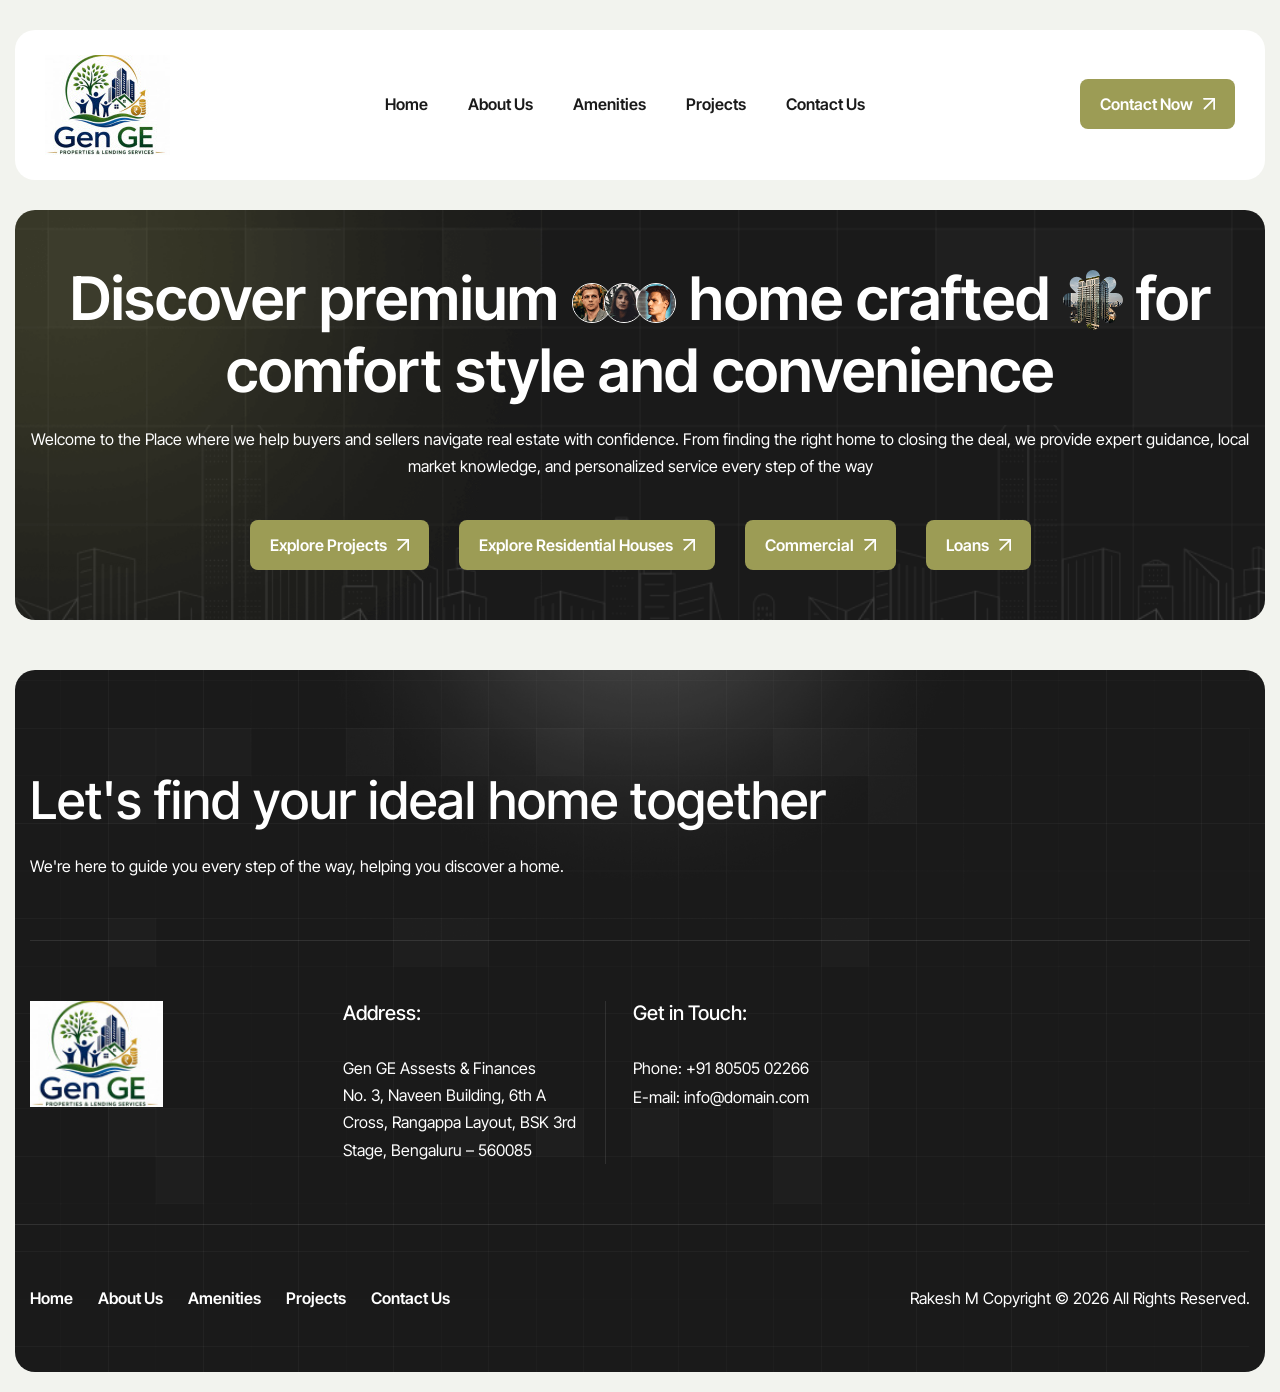
<file: index.html>
<!doctype html>
<html lang="zxx">
  <!-- Mirrored from html.awaikenthemes.com/antila/index-3.html by HTTrack Website Copier/3.x [XR&CO'2014], Wed, 28 Jan 2026 15:28:29 GMT -->
  <head>
    <!-- Meta -->
    <meta charset="utf-8" />
    <meta http-equiv="X-UA-Compatible" content="IE=edge" />
    <meta
      name="viewport"
      content="width=device-width, initial-scale=1.0, maximum-scale=1"
    />
    <meta name="description" content="" />
    <meta name="keywords" content="" />
    <meta name="author" content="Awaiken" />
    <!-- Page Title -->
    <title>Gen GE Assests & Finances</title>
    <!-- Favicon Icon -->
    <link rel="shortcut icon" type="image/x-icon" href="/images/logo.jpeg" />
    <!-- Google Fonts Css-->
    <link rel="preconnect" href="https://fonts.googleapis.com/" />
    <link rel="preconnect" href="https://fonts.gstatic.com/" crossorigin />
    <link
      href="https://fonts.googleapis.com/css2?family=Inter+Tight:ital,wght@0,100..900;1,100..900&amp;display=swap"
      rel="stylesheet"
    />
    <!-- Bootstrap Css -->
    <link href="css/bootstrap.min.css" rel="stylesheet" media="screen" />
    <!-- SlickNav Css -->
    <link href="css/slicknav.min.css" rel="stylesheet" />
    <!-- Swiper Css -->
    <link rel="stylesheet" href="css/swiper-bundle.min.css" />
    <!-- Font Awesome Icon Css-->
    <link href="css/all.min.css" rel="stylesheet" media="screen" />
    <!-- Animated Css -->
    <link href="css/animate.css" rel="stylesheet" />
    <!-- Magnific Popup Core Css File -->
    <link rel="stylesheet" href="css/magnific-popup.css" />
    <!-- Mouse Cursor Css File -->
    <link rel="stylesheet" href="css/mousecursor.css" />
    <!-- Main Custom Css -->
    <link href="css/custom.css" rel="stylesheet" media="screen" />
  </head>
  <body>
    <!-- Preloader Start -->
    <div class="preloader">
      <div class="loading-container">
        <div class="loading"></div>
        <div id="loading-icon"><img src="/images/logo.jpeg" alt="" /></div>
      </div>
    </div>
    <!-- Preloader End -->

    <!-- Header Start -->
    <header class="main-header main-header-prime">
      <div class="header-sticky">
        <nav class="navbar navbar-expand-lg">
          <div class="container-fluid">
            <!-- Logo Start -->
            <a class="navbar-brand" href="index.html">
              <img src="/images/logo.jpeg" alt="Logo" />
            </a>
            <!-- Logo End -->

            <!-- Main Menu Start -->
            <div class="collapse navbar-collapse main-menu">
              <div class="nav-menu-wrapper">
                <ul class="navbar-nav mr-auto" id="menu">
                  <li class="nav-item submenu">
                    <a class="nav-link" href="index.html">Home</a>
                  </li>
                  <li class="nav-item">
                    <a class="nav-link" href="#">About Us</a>
                  </li>
                  <li class="nav-item">
                    <a class="nav-link" href="#">Amenities</a>
                  </li>
                  <li class="nav-item">
                    <a class="nav-link" href="#">Projects</a>
                  </li>

                  <li class="nav-item">
                    <a class="nav-link" href="#">Contact Us</a>
                  </li>
                </ul>
              </div>

              <!-- Header Btn Start -->
              <div class="header-btn">
                <a href="contact.html" class="btn-default">Contact Now</a>
              </div>
              <!-- Header Btn End -->
            </div>
            <!-- Main Menu End -->
            <div class="navbar-toggle"></div>
          </div>
        </nav>
        <div class="responsive-menu"></div>
      </div>
    </header>
    <!-- Header End -->

    <!-- Hero Section Start -->
    <div class="hero-prime">
      <div class="container-fluid">
        <div class="row">
          <div class="col-xl-12">
            <!-- Hero Box Start -->
            <div class="hero-box-prime">
              <!-- Hero Content Start -->
              <div class="hero-content-prime dark-section">
                <!-- Section Title Start -->
                <div class="section-title">
                  <!-- <span class="section-sub-title wow fadeInUp"
                    >Find Your Perfect Place To Live</span
                  > -->
                  <h1
                    class="wow fadeInUp"
                    data-wow-delay="0.2s"
                    data-cursor="-opaque"
                  >
                    Discover premium
                    <span class="hero-title-img-1-prime"
                      ><img src="images/author-1.jpg" alt="" /><img
                        src="images/author-2.jpg"
                        alt="" /><img src="images/author-3.jpg" alt=""
                    /></span>
                    home crafted
                    <span class="hero-title-img-2-prime"
                      ><img src="images/hero-title-img-2-prime.jpg" alt=""
                    /></span>
                    for comfort style and convenience
                  </h1>
                  <p class="wow fadeInUp" data-wow-delay="0.4s">
                    Welcome to the Place where we help buyers and sellers
                    navigate real estate with confidence. From finding the right
                    home to closing the deal, we provide expert guidance, local
                    market knowledge, and personalized service every step of the
                    way
                  </p>
                </div>
                <!-- Section Title End -->

                <!-- Hero Content Button Start -->
                <div
                  class="hero-content-btn-prime wow fadeInUp"
                  data-wow-delay="0.6s"
                >
                  <a href="projects.html" class="btn-default btn-highlighted"
                    >Explore Projects</a
                  >
                  <a href="plots.html" class="btn-default btn-highlighted"
                    >Explore Residential Houses</a
                  >
                  <a href="commercial.html" class="btn-default btn-highlighted"
                    >Commercial
                  </a>
                  <a href="loans.html" class="btn-default btn-highlighted"
                    >Loans</a
                  >
                </div>
                <!-- Hero Content Button End -->

                <!-- Hero Body Item List Start -->
                <div
                  class="hero-body-item-list-prime wow fadeInUp"
                  data-wow-delay="0.8s"
                  style="display: none"
                >
                  <!-- Hero Body Item Start -->
                  <div class="hero-body-item-prime">
                    <div class="icon-box">
                      <img
                        src="images/icon-hero-body-item-1-prime.svg"
                        alt=""
                      />
                    </div>
                    <div class="hero-body-item-content-prime">
                      <h2>Prime Location Advantage</h2>
                    </div>
                  </div>
                  <!-- Hero Body Item End -->

                  <!-- Hero Body Item Start -->
                  <div class="hero-body-item-prime">
                    <div class="icon-box">
                      <img
                        src="images/icon-hero-body-item-2-prime.svg"
                        alt=""
                      />
                    </div>
                    <div class="hero-body-item-content-prime">
                      <h2>Modern lifestyle amenities</h2>
                    </div>
                  </div>
                  <!-- Hero Body Item End -->

                  <!-- Hero Body Item Start -->
                  <div class="hero-body-item-prime">
                    <div class="icon-box">
                      <img
                        src="images/icon-hero-body-item-3-prime.svg"
                        alt=""
                      />
                    </div>
                    <div class="hero-body-item-content-prime">
                      <h2>Peaceful Living Environment</h2>
                    </div>
                  </div>
                  <!-- Hero Body Item End -->
                </div>
                <!-- Hero Body Item List End -->
              </div>
              <!-- Hero Content End -->

              <!-- Hero Image Box Start -->

              <!-- Hero Image Box End -->
            </div>
            <!-- Hero Box End -->
          </div>
        </div>
      </div>
    </div>
    <!-- Hero Section End -->

    <!-- About US Section Start -->
    <div class="about-us-prime" style="display: none">
      <div class="container">
        <div class="row">
          <div class="col-xl-6 order-md-1 order-2">
            <!-- About Us Image Start -->
            <div class="about-image-content-box-prime">
              <!-- About Image Box 1 Start -->
              <div class="about-image-box-prime box-1">
                <!-- About Us Image Start -->
                <div class="about-us-image-prime">
                  <figure class="image-anime reveal">
                    <img src="images/about-us-image-1-prime.jpg" alt="" />
                  </figure>
                </div>
                <!-- About Us Image End -->

                <!-- About Counter Box Start -->
                <div class="about-counter-box-prime wow fadeInUp">
                  <div class="icon-box">
                    <img src="images/icon-about-counter-1-prime.svg" alt="" />
                  </div>
                  <div class="about-counter-item-content-prime">
                    <h2><span class="counter">15</span>+</h2>
                    <h3>Modern Lifestyle Amenities</h3>
                  </div>
                </div>
                <!-- About Counter Box End -->
              </div>
              <!-- About Image Box 1 End -->

              <!-- About Image Box 1 Start -->
              <div class="about-image-box-prime box-2">
                <!-- About Us Image Start -->
                <div class="about-us-image-prime">
                  <figure class="image-anime reveal">
                    <img src="images/about-us-image-2-prime.jpg" alt="" />
                  </figure>
                </div>
                <!-- About Us Image End -->

                <!-- About Counter Box Start -->
                <div class="about-counter-box-prime wow fadeInUp">
                  <div class="icon-box">
                    <img src="images/icon-about-counter-1-prime.svg" alt="" />
                  </div>
                  <div class="about-counter-item-content-prime">
                    <h2><span class="counter">10</span>+</h2>
                    <h3>Years of Real Estate Experience</h3>
                  </div>
                </div>
                <!-- About Counter Box End -->
              </div>
              <!-- About Image Box 1 End -->
            </div>
            <!-- About Us Image End -->
          </div>

          <div class="col-xl-6 order-md-2 order-1">
            <!-- About Us Content Start -->
            <div class="about-us-content-prime">
              <!-- Section Title Start -->
              <div class="section-title">
                <span class="section-sub-title wow fadeInUp">About Us</span>
                <h2 class="text-anime-style-3">
                  Creating thoughtfully designed homes for you
                </h2>
                <p class="wow fadeInUp" data-wow-delay="0.2s">
                  We are dedicated to creating thoughtfully designed living
                  spaces that blend modern architecture, comfort, and
                  functionality.
                </p>
              </div>
              <!-- Section Title End -->

              <!-- About Us Content List Start -->
              <div
                class="about-us-content-list-prime wow fadeInUp"
                data-wow-delay="0.4s"
              >
                <ul>
                  <li>World class amenity comfortable living</li>
                  <li>Excellent investment & resale potential</li>
                </ul>
              </div>
              <!-- About Us Content List End -->

              <!-- About Us Item List Start -->
              <div
                class="about-us-item-list-prime wow fadeInUp"
                data-wow-delay="0.6s"
              >
                <!-- About Us Item Start -->
                <div class="about-us-item-prime">
                  <div class="icon-box">
                    <img src="images/icon-about-us-item-1-prime.svg" alt="" />
                  </div>
                  <div class="about-us-item-content-prime">
                    <h3>Our Mission</h3>
                    <p>
                      Our mission is develop thoughtful plan homes that combine
                      modern design quality construction
                    </p>
                  </div>
                </div>
                <!-- About Us Item End -->

                <!-- About Us Item Start -->
                <div class="about-us-item-prime">
                  <div class="icon-box">
                    <img src="images/icon-about-us-item-2-prime.svg" alt="" />
                  </div>
                  <div class="about-us-item-content-prime">
                    <h3>Our Vision</h3>
                    <p>
                      Our vision is to become a trusted name in residential
                      living by setting new standard in design
                    </p>
                  </div>
                </div>
                <!-- About Us Item End -->
              </div>
              <!-- About Us Item List End -->
            </div>
            <!-- About Us Content End -->
          </div>
        </div>
      </div>
    </div>
    <!-- About US Section End -->

    <!-- Our Amenities Section Start -->
    <div class="our-amenities-prime bg-section" style="display: none">
      <div class="container">
        <div class="row section-row">
          <div class="col-lg-12">
            <!-- Section Title Start -->
            <div class="section-title section-title-center">
              <span class="section-sub-title wow fadeInUp">Our Amenities</span>
              <h2 class="text-anime-style-3" data-cursor="-opaque">
                Premium amenities enhancing everyday living experience
              </h2>
            </div>
            <!-- Section Title End -->
          </div>
        </div>

        <div class="row">
          <div class="col-xl-4 col-md-6">
            <!-- Amenity Item Start -->
            <div class="amenity-item-prime wow fadeInUp">
              <!-- Amenity Item Header Start -->
              <div class="amenity-item-header-prime">
                <div class="icon-box">
                  <img src="images/icon-amenity-item-1-prime.svg" alt="" />
                </div>
                <div class="amenity-item-tag-prime">
                  <ul>
                    <li><a href="amenity-single.html">Modern living</a></li>
                  </ul>
                </div>
              </div>
              <!-- Amenity Item Header End -->

              <!-- Amenity Item Body Start -->
              <div class="amenity-item-body-prime">
                <!-- Amenity Item Content Start -->
                <div class="amenity-item-content-prime">
                  <h2><a href="amenity-single.html">Ample Parking Space</a></h2>
                  <p>
                    We provide complete support throughout the home-buying
                    journey, offering clear guidance
                  </p>
                </div>
                <!-- Amenity Item Content End -->

                <!-- Amenity Item Footer Start -->
                <div class="amenity-item-footer-prime">
                  <!-- Amenity Item Button Start -->
                  <div class="amenity-item-btn-prime">
                    <a href="amenity-single.html"
                      ><img src="images/arrow-white.svg" alt=""
                    /></a>
                  </div>
                  <!-- Amenity Item Button End -->

                  <!-- Amenity Item Image Start -->
                  <div class="amenity-item-image-prime">
                    <figure>
                      <img src="images/amenity-image-1-prime.png" alt="" />
                    </figure>
                  </div>
                  <!-- Amenity Item Image End -->
                </div>
                <!-- Amenity Item Footer End -->
              </div>
              <!-- Amenity Item Body End -->
            </div>
            <!-- Amenity Item End -->
          </div>

          <div class="col-xl-4 col-md-6">
            <!-- Amenity Item Start -->
            <div class="amenity-item-prime wow fadeInUp" data-wow-delay="0.2s">
              <!-- Amenity Item Header Start -->
              <div class="amenity-item-header-prime">
                <div class="icon-box">
                  <img src="images/icon-amenity-item-2-prime.svg" alt="" />
                </div>
                <div class="amenity-item-tag-prime">
                  <ul>
                    <li><a href="amenity-single.html">Prime Homes</a></li>
                  </ul>
                </div>
              </div>
              <!-- Amenity Item Header End -->

              <!-- Amenity Item Body Start -->
              <div class="amenity-item-body-prime">
                <!-- Amenity Item Content Start -->
                <div class="amenity-item-content-prime">
                  <h2>
                    <a href="amenity-single.html">Children's Play Area</a>
                  </h2>
                  <p>
                    Our expert team focuses on functional layouts lighting
                    ventilation & aesthetic appeal
                  </p>
                </div>
                <!-- Amenity Item Content End -->

                <!-- Amenity Item Footer Start -->
                <div class="amenity-item-footer-prime">
                  <!-- Amenity Item Button Start -->
                  <div class="amenity-item-btn-prime">
                    <a href="amenity-single.html"
                      ><img src="images/arrow-white.svg" alt=""
                    /></a>
                  </div>
                  <!-- Amenity Item Button End -->

                  <!-- Amenity Item Image Start -->
                  <div class="amenity-item-image-prime">
                    <figure>
                      <img src="images/amenity-image-2-prime.png" alt="" />
                    </figure>
                  </div>
                  <!-- Amenity Item Image End -->
                </div>
                <!-- Amenity Item Footer End -->
              </div>
              <!-- Amenity Item Body End -->
            </div>
            <!-- Amenity Item End -->
          </div>

          <div class="col-xl-4 col-md-6">
            <!-- Amenity Item Start -->
            <div class="amenity-item-prime wow fadeInUp" data-wow-delay="0.4s">
              <!-- Amenity Item Header Start -->
              <div class="amenity-item-header-prime">
                <div class="icon-box">
                  <img src="images/icon-amenity-item-3-prime.svg" alt="" />
                </div>
                <div class="amenity-item-tag-prime">
                  <ul>
                    <li><a href="amenity-single.html">Urban Lifestyle</a></li>
                  </ul>
                </div>
              </div>
              <!-- Amenity Item Header End -->

              <!-- Amenity Item Body Start -->
              <div class="amenity-item-body-prime">
                <!-- Amenity Item Content Start -->
                <div class="amenity-item-content-prime">
                  <h2>
                    <a href="amenity-single.html">Yoga & Meditation Zone</a>
                  </h2>
                  <p>
                    We provide expert guidance to help buyers choose the right
                    apartment.
                  </p>
                </div>
                <!-- Amenity Item Content End -->

                <!-- Amenity Item Footer Start -->
                <div class="amenity-item-footer-prime">
                  <!-- Amenity Item Button Start -->
                  <div class="amenity-item-btn-prime">
                    <a href="amenity-single.html"
                      ><img src="images/arrow-white.svg" alt=""
                    /></a>
                  </div>
                  <!-- Amenity Item Button End -->

                  <!-- Amenity Item Image Start -->
                  <div class="amenity-item-image-prime">
                    <figure>
                      <img src="images/amenity-image-3-prime.png" alt="" />
                    </figure>
                  </div>
                  <!-- Amenity Item Image End -->
                </div>
                <!-- Amenity Item Footer End -->
              </div>
              <!-- Amenity Item Body End -->
            </div>
            <!-- Amenity Item End -->
          </div>
        </div>
      </div>
    </div>
    <!-- Our Amenities Section End -->

    <!-- Apartments Plans Section Start -->
    <div class="apartments-plans" style="display: none">
      <div class="container">
        <div class="row section-row">
          <div class="col-xl-12">
            <!-- Section Title Start -->
            <div class="section-title section-title-center">
              <span class="section-sub-title wow fadeInUp"
                >Apartments Plans</span
              >
              <h2 class="text-anime-style-3" data-cursor="-opaque">
                Well planned living spaces
              </h2>
              <p class="wow fadeInUp" data-wow-delay="0.2s">
                Each layout is carefully planned to suit modern lifestyles,
                providing open, airy interiors, practical room arrangements, and
                seamless flow between living areas creating a home that is both
                stylish and highly livable.
              </p>
            </div>
            <!-- Section Title End -->
          </div>
        </div>

        <div class="row">
          <div class="col-xl-4 col-md-6">
            <!-- Apartments Plan Item Start -->
            <div class="apartments-plan-item wow fadeInUp">
              <!-- Apartments Plan Item Content Start -->
              <div class="apartments-plan-item-content">
                <h3>Studio Apartment</h3>
                <p>
                  Compact and efficiently designed studio apartments offering
                  smart layouts, modern interiors.
                </p>
              </div>
              <!-- Apartments Plan Item Content End -->

              <!-- Apartments Plan Item Image Start -->
              <div class="apartments-plan-item-image">
                <figure>
                  <img src="images/apartments-plan-item-image-1.png" alt="" />
                </figure>
              </div>
              <!-- Apartments Plan Item Image End -->

              <!-- Apartments Amenity List Start -->
              <div class="apartments-plan-item-list">
                <ul>
                  <li>
                    <span
                      ><img
                        src="images/icon-apartments-amenity-1.svg"
                        alt=""
                      />Total Area (Sq.ft)</span
                    >1200 Sq.ft
                  </li>
                  <li>
                    <span
                      ><img
                        src="images/icon-apartments-amenity-2.svg"
                        alt=""
                      />Living Room</span
                    >22 m²
                  </li>
                  <li>
                    <span
                      ><img
                        src="images/icon-apartments-amenity-3.svg"
                        alt=""
                      />Kitchen Area</span
                    >15 m²
                  </li>
                  <li>
                    <span
                      ><img
                        src="images/icon-apartments-amenity-4.svg"
                        alt=""
                      />Master Bedroom</span
                    >20 m²
                  </li>
                </ul>
              </div>
              <!-- Apartments Amenity List End -->
            </div>
            <!-- Apartments Plan Item End -->
          </div>

          <div class="col-xl-4 col-md-6">
            <!-- Apartments Plan Item Start -->
            <div
              class="apartments-plan-item wow fadeInUp"
              data-wow-delay="0.2s"
            >
              <!-- Apartments Plan Item Content Start -->
              <div class="apartments-plan-item-content">
                <h3>Duplex Apartment</h3>
                <p>
                  Spacious duplex apartments featuring two-level living, modern
                  layouts, and well defined private spaces
                </p>
              </div>
              <!-- Apartments Plan Item Content End -->

              <!-- Apartments Plan Item Image Start -->
              <div class="apartments-plan-item-image">
                <figure>
                  <img src="images/apartments-plan-item-image-2.png" alt="" />
                </figure>
              </div>
              <!-- Apartments Plan Item Image End -->

              <!-- Apartments Amenity List Start -->
              <div class="apartments-plan-item-list">
                <ul>
                  <li>
                    <span
                      ><img
                        src="images/icon-apartments-amenity-1.svg"
                        alt=""
                      />Total Area (Sq.ft)</span
                    >1200 Sq.ft
                  </li>
                  <li>
                    <span
                      ><img
                        src="images/icon-apartments-amenity-2.svg"
                        alt=""
                      />Living Room</span
                    >22 m²
                  </li>
                  <li>
                    <span
                      ><img
                        src="images/icon-apartments-amenity-3.svg"
                        alt=""
                      />Kitchen Area</span
                    >15 m²
                  </li>
                  <li>
                    <span
                      ><img
                        src="images/icon-apartments-amenity-4.svg"
                        alt=""
                      />Master Bedroom</span
                    >20 m²
                  </li>
                </ul>
              </div>
              <!-- Apartments Amenity List End -->
            </div>
            <!-- Apartments Plan Item End -->
          </div>

          <div class="col-xl-4 col-md-6">
            <!-- Apartments Plan Item Start -->
            <div
              class="apartments-plan-item wow fadeInUp"
              data-wow-delay="0.4s"
            >
              <!-- Apartments Plan Item Content Start -->
              <div class="apartments-plan-item-content">
                <h3>Luxury Penthouse</h3>
                <p>
                  A statement of luxury living, featuring private terraces,
                  high-end interiors, and panoramic city views.
                </p>
              </div>
              <!-- Apartments Plan Item Content End -->

              <!-- Apartments Plan Item Image Start -->
              <div class="apartments-plan-item-image">
                <figure>
                  <img src="images/apartments-plan-item-image-1.png" alt="" />
                </figure>
              </div>
              <!-- Apartments Plan Item Image End -->

              <!-- Apartments Amenity List Start -->
              <div class="apartments-plan-item-list">
                <ul>
                  <li>
                    <span
                      ><img
                        src="images/icon-apartments-amenity-1.svg"
                        alt=""
                      />Total Area (Sq.ft)</span
                    >1200 Sq.ft
                  </li>
                  <li>
                    <span
                      ><img
                        src="images/icon-apartments-amenity-2.svg"
                        alt=""
                      />Living Room</span
                    >22 m²
                  </li>
                  <li>
                    <span
                      ><img
                        src="images/icon-apartments-amenity-3.svg"
                        alt=""
                      />Kitchen Area</span
                    >15 m²
                  </li>
                  <li>
                    <span
                      ><img
                        src="images/icon-apartments-amenity-4.svg"
                        alt=""
                      />Master Bedroom</span
                    >20 m²
                  </li>
                </ul>
              </div>
              <!-- Apartments Amenity List End -->
            </div>
            <!-- Apartments Plan Item End -->
          </div>
        </div>
      </div>
    </div>
    <!-- Apartments Plans Section End -->

    <!-- Why Choose Us Section Start -->
    <div
      class="why-choose-us-prime bg-section dark-section"
      style="display: none"
    >
      <div class="container">
        <div class="row section-row">
          <div class="col-lg-12">
            <!-- Section Title Start -->
            <div class="section-title section-title-center">
              <span class="section-sub-title wow fadeInUp">Why Choose Us</span>
              <h2 class="text-anime-style-3" data-cursor="-opaque">
                Why our property combines location and lifestyle
              </h2>
            </div>
            <!-- Section Title End -->
          </div>
        </div>

        <div class="row">
          <div class="col-lg-12">
            <!-- Why Choose Us Box Start -->
            <div class="why-choose-us-box-prime">
              <!-- Why Choose Item List Start -->
              <div class="why-choose-item-list-prime">
                <!-- Why Choose Item Start -->
                <div class="why-choose-item-prime wow fadeInUp">
                  <div class="icon-box">
                    <img src="images/icon-why-choose-item-1-prime.svg" alt="" />
                  </div>
                  <div class="why-choose-item-content-prime">
                    <h3>Prime Location Advantage</h3>
                    <p>
                      Each apartment is designed to maximize space and natural
                      light.
                    </p>
                  </div>
                </div>
                <!-- Why Choose Item End -->

                <!-- Why Choose Item Start -->
                <div
                  class="why-choose-item-prime wow fadeInUp"
                  data-wow-delay="0.2s"
                >
                  <div class="icon-box">
                    <img src="images/icon-why-choose-item-2-prime.svg" alt="" />
                  </div>
                  <div class="why-choose-item-content-prime">
                    <h3>Construction Perfected</h3>
                    <p>
                      Each apartment is designed to maximize space and natural
                      light.
                    </p>
                  </div>
                </div>
                <!-- Why Choose Item End -->
              </div>
              <!-- Why Choose Item List End -->

              <!-- Why Choose Image Start -->
              <div
                class="why-choose-image-prime wow fadeInUp"
                data-wow-delay="0.2s"
              >
                <figure>
                  <img src="images/why-choose-image-prime.png" alt="" />
                </figure>
              </div>
              <!-- Why Choose Image End -->

              <!-- Why Choose Item List Start -->
              <div class="why-choose-item-list-prime">
                <!-- Why Choose Item Start -->
                <div class="why-choose-item-prime wow fadeInUp">
                  <div class="icon-box">
                    <img src="images/icon-why-choose-item-3-prime.svg" alt="" />
                  </div>
                  <div class="why-choose-item-content-prime">
                    <h3>Carefully Planned Home</h3>
                    <p>
                      Each apartment is designed to maximize space and natural
                      light.
                    </p>
                  </div>
                </div>
                <!-- Why Choose Item End -->

                <!-- Why Choose Item Start -->
                <div
                  class="why-choose-item-prime wow fadeInUp"
                  data-wow-delay="0.2s"
                >
                  <div class="icon-box">
                    <img src="images/icon-why-choose-item-4-prime.svg" alt="" />
                  </div>
                  <div class="why-choose-item-content-prime">
                    <h3>Modern Lifestyle Amenity</h3>
                    <p>
                      Each apartment is designed to maximize space and natural
                      light.
                    </p>
                  </div>
                </div>
                <!-- Why Choose Item End -->
              </div>
              <!-- Why Choose Item List End -->
            </div>
            <!-- Why Choose Us Box End -->
          </div>
        </div>
      </div>
    </div>
    <!-- Why Choose Us Section End -->

    <!-- Our Apartments Section Start -->
    <div class="our-apartments-prime bg-section" style="display: none">
      <div class="container">
        <div class="row section-row">
          <div class="col-xl-12">
            <!-- Section Title Start -->
            <div class="section-title section-title-center">
              <span class="section-sub-title wow fadeInUp">Our Apartments</span>
              <h2 class="text-anime-style-3" data-cursor="-opaque">
                Discover apartments crafted for comfortable urban living
              </h2>
            </div>
            <!-- Section Title End -->
          </div>
        </div>

        <div class="row">
          <div class="col-xl-4 col-md-6">
            <!-- Our Apartment Item Start -->
            <div class="our-apartment-item-prime wow fadeInUp">
              <!-- Apartment Item Image Start -->
              <div class="apartment-item-image-prime">
                <figure>
                  <img src="images/apartment-image-1-prime.jpg" alt="" />
                </figure>
              </div>
              <!-- Apartment Item Image End -->

              <!-- Apartment Item Content Start -->
              <div class="apartment-item-content-prime">
                <h3>Skyline Residency</h3>
                <p>
                  Working professionals & small family this apartment offer
                  smart.
                </p>
                <ul>
                  <li>Power Backup for Essentials</li>
                  <li>Modern kitchen layout</li>
                </ul>
              </div>
              <!-- Apartment Item Content End -->
            </div>
            <!-- Our Apartment Item End -->
          </div>

          <div class="col-xl-4 col-md-6">
            <!-- Our Apartment Item Start -->
            <div
              class="our-apartment-item-prime wow fadeInUp"
              data-wow-delay="0.2s"
            >
              <!-- Apartment Item Image Start -->
              <div class="apartment-item-image-prime">
                <figure>
                  <img src="images/apartment-image-2-prime.jpg" alt="" />
                </figure>
              </div>
              <!-- Apartment Item Image End -->

              <!-- Apartment Item Content Start -->
              <div class="apartment-item-content-prime">
                <h3>Greenview Homes</h3>
                <p>
                  Working professionals & small family this apartment offer
                  smart.
                </p>
                <ul>
                  <li>Power Backup for Essentials</li>
                  <li>Modern kitchen layout</li>
                </ul>
              </div>
              <!-- Apartment Item Content End -->
            </div>
            <!-- Our Apartment Item End -->
          </div>

          <div class="col-xl-4 col-md-6">
            <!-- Our Apartment Item Start -->
            <div
              class="our-apartment-item-prime wow fadeInUp"
              data-wow-delay="0.4s"
            >
              <!-- Apartment Item Image Start -->
              <div class="apartment-item-image-prime">
                <figure>
                  <img src="images/apartment-image-3-prime.jpg" alt="" />
                </figure>
              </div>
              <!-- Apartment Item Image End -->

              <!-- Apartment Item Content Start -->
              <div class="apartment-item-content-prime">
                <h3>Prime Living Towers</h3>
                <p>
                  Working professionals & small family this apartment offer
                  smart.
                </p>
                <ul>
                  <li>Power Backup for Essentials</li>
                  <li>Modern kitchen layout</li>
                </ul>
              </div>
              <!-- Apartment Item Content End -->
            </div>
            <!-- Our Apartment Item End -->
          </div>

          <div class="col-lg-12">
            <!-- Section Footer Text Start -->
            <div
              class="section-footer-text section-satisfy-img wow fadeInUp"
              data-wow-delay="0.4s"
            >
              <!-- Satisfy Client Images Start -->
              <div class="satisfy-client-images">
                <div class="satisfy-client-image">
                  <figure class="image-anime">
                    <img src="images/author-1.jpg" alt="" />
                  </figure>
                </div>
                <div class="satisfy-client-image add-more">
                  <img src="images/icon-phone-white.svg" alt="" />
                </div>
              </div>
              <!-- Satisfy Client Images End -->
              <p>
                Let's make something great work together.
                <a href="contact.html">Get Free Quote.</a>
              </p>
            </div>
            <!-- Section Footer Text End -->
          </div>
        </div>
      </div>
    </div>
    <!-- Our Apartments Section End -->

    <!-- Our Blog Section Start -->
    <div class="our-blog" style="display: none">
      <div class="container">
        <div class="row section-row">
          <div class="col-lg-12">
            <!-- Section Title Start -->
            <div class="section-title section-title-center">
              <span class="section-sub-title wow fadeInUp">Latest blog</span>
              <h2 class="text-anime-style-3" data-cursor="-opaque">
                Latest insights from real <span>estate and construction</span>
              </h2>
            </div>
            <!-- Section Title End -->
          </div>
        </div>

        <div class="row">
          <div class="col-xl-4 col-md-6">
            <!-- Post Item Start -->
            <div class="post-item wow fadeInUp">
              <!-- Post Featured Image Start -->
              <div class="post-featured-image">
                <a href="blog-single.html" data-cursor-text="View">
                  <figure class="image-anime">
                    <img src="images/post-1.jpg" alt="" />
                  </figure>
                </a>
              </div>
              <!-- Post Featured Image End -->

              <!-- Post Item Body Start -->
              <div class="post-item-body">
                <!-- Post Item Meta Start -->
                <div class="post-item-meta">
                  <ul>
                    <li>
                      <img src="images/icon-calendar.svg" alt="" />06 Jan, 2026
                    </li>
                  </ul>
                </div>
                <!-- Post Item Meta End -->

                <!-- Post Item Content Start -->
                <div class="post-item-content">
                  <h2>
                    <a href="blog-single.html"
                      >5 Essential Tips for Designing a Modern Apartment That
                      Feel Spacious & Stylish</a
                    >
                  </h2>
                </div>
                <!-- Post Item Content End -->

                <!-- Post Item Btn Start -->
                <div class="post-item-btn">
                  <a href="blog-single.html" class="readmore-btn">Read More</a>
                </div>
                <!-- Post Item Btn End -->
              </div>
              <!-- Post Item Body End -->
            </div>
            <!-- Post Item End -->
          </div>

          <div class="col-xl-4 col-md-6">
            <!-- Post Item Start -->
            <div class="post-item wow fadeInUp" data-wow-delay="0.2s">
              <!-- Post Featured Image Start -->
              <div class="post-featured-image">
                <a href="blog-single.html" data-cursor-text="View">
                  <figure class="image-anime">
                    <img src="images/post-2.jpg" alt="" />
                  </figure>
                </a>
              </div>
              <!-- Post Featured Image End -->

              <!-- Post Item Body Start -->
              <div class="post-item-body">
                <!-- Post Item Meta Start -->
                <div class="post-item-meta">
                  <ul>
                    <li>
                      <img src="images/icon-calendar.svg" alt="" />05 Jan, 2026
                    </li>
                  </ul>
                </div>
                <!-- Post Item Meta End -->

                <!-- Post Item Content Start -->
                <div class="post-item-content">
                  <h2>
                    <a href="blog-single.html"
                      >How Modern Apartment Design Enhances Everyday Living
                      Comfort</a
                    >
                  </h2>
                </div>
                <!-- Post Item Content End -->

                <!-- Post Item Btn Start -->
                <div class="post-item-btn">
                  <a href="blog-single.html" class="readmore-btn">Read More</a>
                </div>
                <!-- Post Item Btn End -->
              </div>
              <!-- Post Item Body End -->
            </div>
            <!-- Post Item End -->
          </div>

          <div class="col-xl-4 col-md-6">
            <!-- Post Item Start -->
            <div class="post-item wow fadeInUp" data-wow-delay="0.4s">
              <!-- Post Featured Image Start -->
              <div class="post-featured-image">
                <a href="blog-single.html" data-cursor-text="View">
                  <figure class="image-anime">
                    <img src="images/post-3.jpg" alt="" />
                  </figure>
                </a>
              </div>
              <!-- Post Featured Image End -->

              <!-- Post Item Body Start -->
              <div class="post-item-body">
                <!-- Post Item Meta Start -->
                <div class="post-item-meta">
                  <ul>
                    <li>
                      <img src="images/icon-calendar.svg" alt="" />04 Jan, 2026
                    </li>
                  </ul>
                </div>
                <!-- Post Item Meta End -->

                <!-- Post Item Content Start -->
                <div class="post-item-content">
                  <h2>
                    <a href="blog-single.html"
                      >Tips for Creating a Calm and Functional Living Space at
                      Home</a
                    >
                  </h2>
                </div>
                <!-- Post Item Content End -->

                <!-- Post Item Btn Start -->
                <div class="post-item-btn">
                  <a href="blog-single.html" class="readmore-btn">Read More</a>
                </div>
                <!-- Post Item Btn End -->
              </div>
              <!-- Post Item Body End -->
            </div>
            <!-- Post Item End -->
          </div>
        </div>
      </div>
    </div>
    <!-- Our Blog Section End -->

    <!-- Main Footer Start -->
    <footer
      class="main-footer-moon bg-section dark-section"
      style="margin-top: 50px"
    >
      <div class="container">
        <div class="row">
          <div class="col-lg-12">
            <!-- Footer Header Start -->
            <div class="footer-header-moon">
              <!-- Section Title Start -->
              <div class="section-title">
                <h2 class="text-anime-style-3" data-cursor="-opaque">
                  Let's find your ideal home together
                </h2>
                <p class="wow fadeInUp" data-wow-delay="0.2s">
                  We're here to guide you every step of the way, helping you
                  discover a home.
                </p>
              </div>
              <!-- Section Title End -->
            </div>
            <!-- Footer Header End -->
          </div>

          <div class="col-xl-3">
            <!-- About Footer Start -->
            <div class="about-footer-moon">
              <!-- Footer Logo Start -->
              <div class="footer-logo-moon">
                <img src="/images/logo.jpeg" alt="" />
              </div>
              <!-- Footer Logo End -->
            </div>
            <!-- About Footer End -->
          </div>

          <div class="col-xl-9">
            <!-- Footer Links Box Start -->
            <div class="footer-contact-box-moon">
              <!-- Footer Contact Item Start -->
              <div class="footer-contact-item-moon">
                <h3>Address:</h3>
                <p>
                  Gen GE Assests & Finances<br />
                  No. 3, Naveen Building, 6th A Cross, Rangappa Layout, BSK 3rd
                  Stage, Bengaluru – 560085
                </p>
              </div>
              <!-- Footer Contact Item End -->

              <!-- Footer Contact Item Start -->
              <div class="footer-contact-item-moon">
                <h3>Get in Touch:</h3>
                <p>Phone: <a href="tel:80505 02266">+91 80505 02266</a></p>
                <p>
                  E-mail: <a href="mailto:info@domai.com">info@domain.com</a>
                </p>
              </div>
              <!-- Footer Contact Item End -->
            </div>
            <!-- Footer Body End -->
          </div>
        </div>
      </div>

      <!-- Footer Copyright Start -->
      <div class="footer-copyright-moon">
        <div class="container">
          <div class="row">
            <div class="col-lg-12">
              <!-- Footer Copyright Box Start -->
              <div class="footer-copyright-box-moon">
                <!-- Footer Menu Start -->
                <div class="footer-menu-moon">
                  <ul>
                    <li><a href="index-3.html">home</a></li>
                    <li><a href="about.html">about Us</a></li>
                    <li><a href="amenities.html">Amenities</a></li>
                    <li><a href="projects.html">Projects</a></li>
                    <li><a href="contact.html">contact Us</a></li>
                  </ul>
                </div>
                <!-- Footer Menu End -->

                <!-- Footer Copyright Text Start -->
                <div class="footer-copyright-text-moon">
                  <p>Rakesh M Copyright © 2026 All Rights Reserved.</p>
                </div>
                <!-- Footer Copyright Text End -->
              </div>
              <!-- Footer Copyright Box End -->
            </div>
          </div>
        </div>
      </div>
      <!-- Footer Copyright End -->
    </footer>
    <!-- Main Footer End -->

    <!-- Jquery Library File -->
    <script src="js/jquery-3.7.1.min.js"></script>
    <!-- Bootstrap js file -->
    <script src="js/bootstrap.min.js"></script>
    <!-- Validator js file -->
    <script src="js/validator.min.js"></script>
    <!-- SlickNav js file -->
    <script src="js/jquery.slicknav.js"></script>
    <!-- Swiper js file -->
    <script src="js/swiper-bundle.min.js"></script>
    <!-- Counter js file -->
    <script src="js/jquery.waypoints.min.js"></script>
    <script src="js/jquery.counterup.min.js"></script>
    <!-- Magnific js file -->
    <script src="js/jquery.magnific-popup.min.js"></script>
    <!-- SmoothScroll -->
    <script src="js/SmoothScroll.js"></script>
    <!-- Parallax js -->
    <script src="js/parallaxie.js"></script>
    <!-- MagicCursor js file -->
    <script src="js/gsap.min.js"></script>
    <script src="js/magiccursor.js"></script>
    <!-- Text Effect js file -->
    <script src="js/SplitText.min.js"></script>
    <script src="js/ScrollTrigger.min.js"></script>
    <!-- YTPlayer js File -->
    <script src="js/jquery.mb.YTPlayer.min.js"></script>
    <!-- Wow js file -->
    <script src="js/wow.min.js"></script>
    <!-- Main Custom js file -->
    <script src="js/function.js"></script>
  </body>

  <!-- Mirrored from html.awaikenthemes.com/antila/index-3.html by HTTrack Website Copier/3.x [XR&CO'2014], Wed, 28 Jan 2026 15:28:37 GMT -->
</html>
</file>
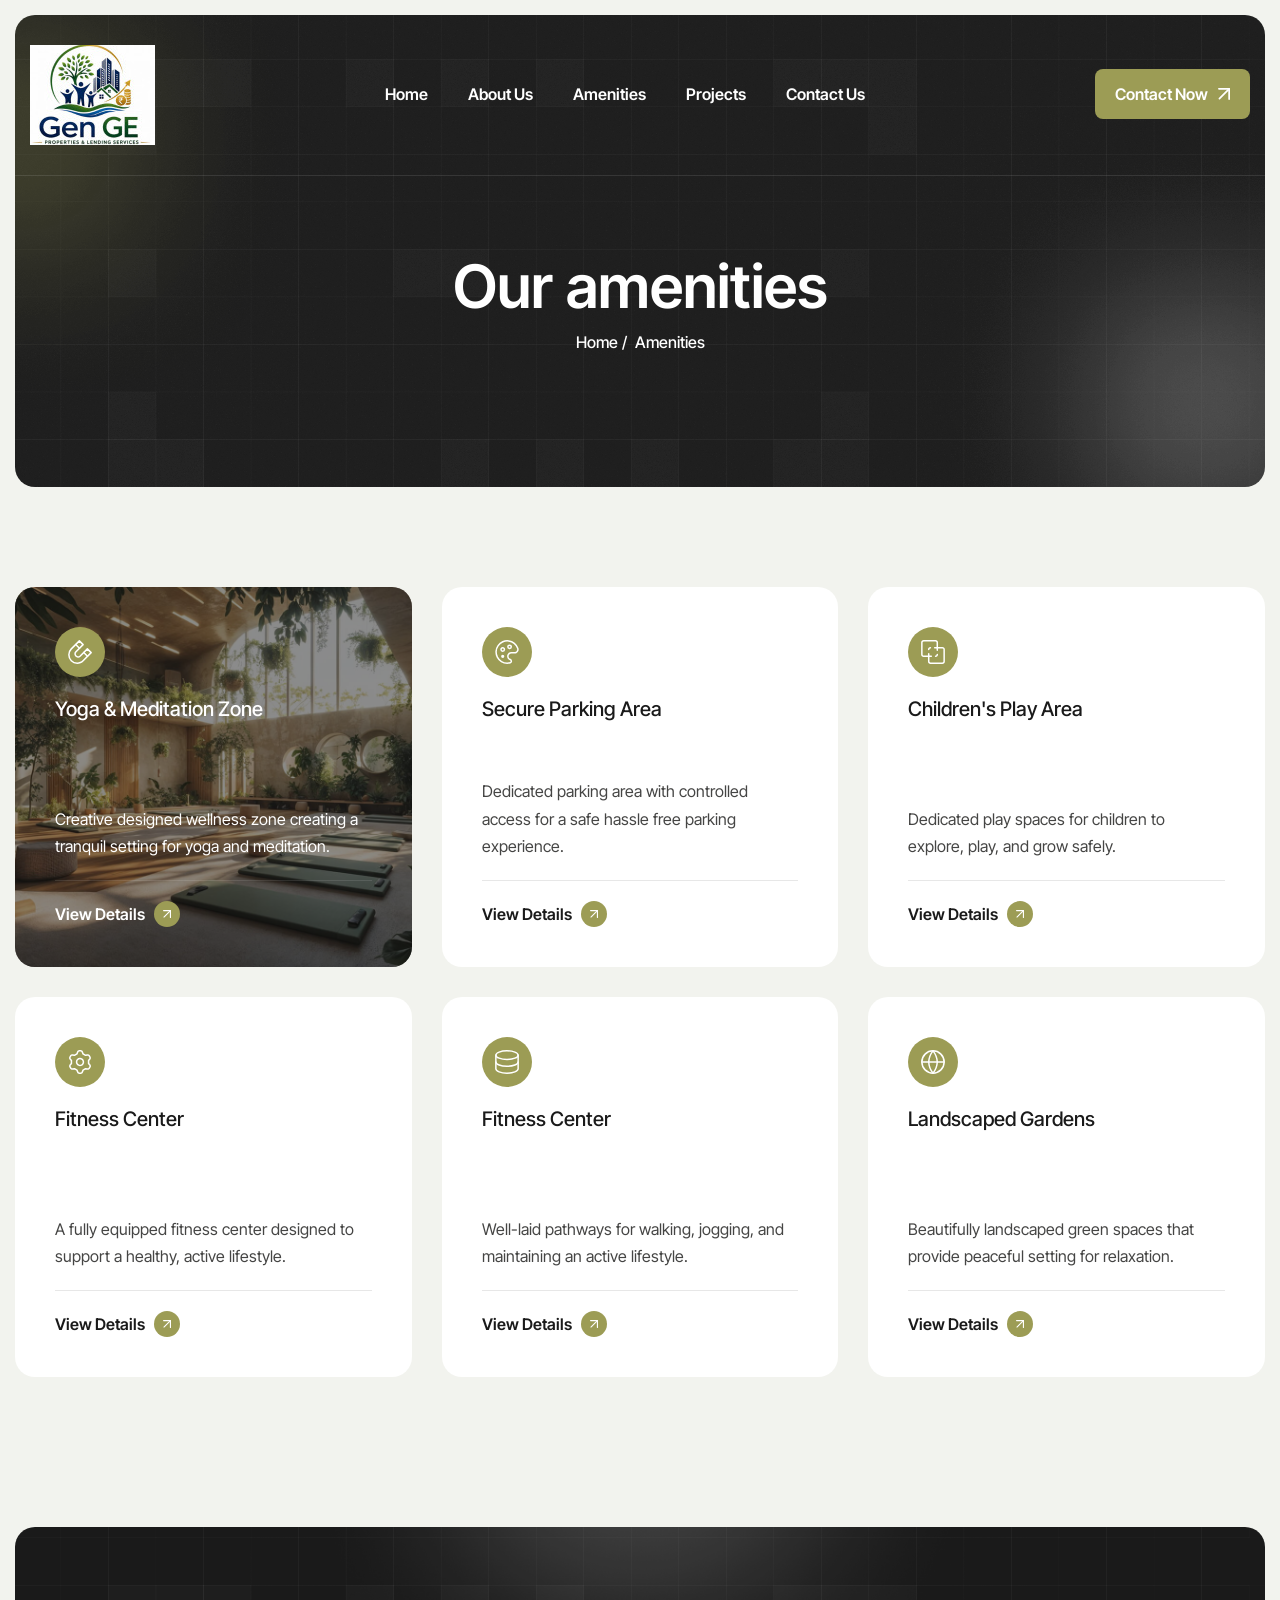
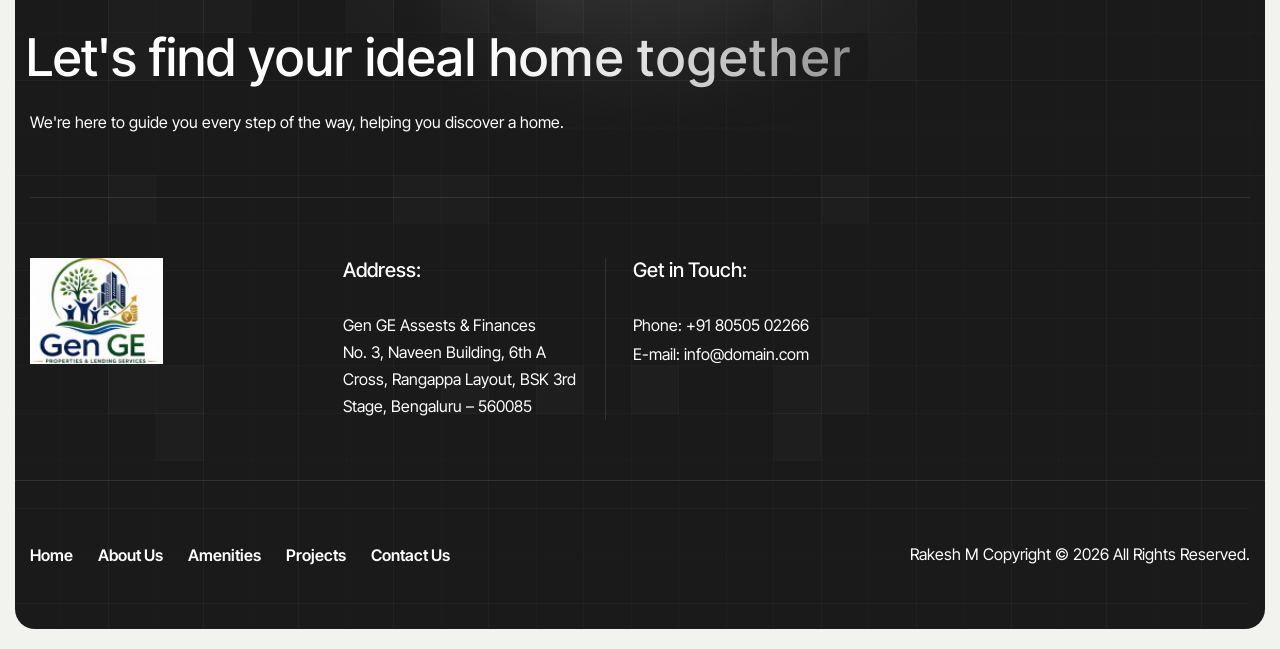
<file: amenities.html>
<!doctype html>
<html lang="zxx">
  <!-- Mirrored from html.awaikenthemes.com/antila/amenities.html by HTTrack Website Copier/3.x [XR&CO'2014], Wed, 28 Jan 2026 15:28:40 GMT -->
  <head>
    <!-- Meta -->
    <meta charset="utf-8" />
    <meta http-equiv="X-UA-Compatible" content="IE=edge" />
    <meta
      name="viewport"
      content="width=device-width, initial-scale=1.0, maximum-scale=1"
    />
    <meta name="description" content="" />
    <meta name="keywords" content="" />
    <meta name="author" content="Awaiken" />
    <!-- Page Title -->
    <title>Gen GE Assests & Finances</title>
    <!-- Favicon Icon -->
    <link rel="shortcut icon" type="image/x-icon" href="/images/logo.jpeg" />
    <!-- Google Fonts Css-->
    <link rel="preconnect" href="https://fonts.googleapis.com/" />
    <link rel="preconnect" href="https://fonts.gstatic.com/" crossorigin />
    <link
      href="https://fonts.googleapis.com/css2?family=Inter+Tight:ital,wght@0,100..900;1,100..900&amp;display=swap"
      rel="stylesheet"
    />
    <!-- Bootstrap Css -->
    <link href="css/bootstrap.min.css" rel="stylesheet" media="screen" />
    <!-- SlickNav Css -->
    <link href="css/slicknav.min.css" rel="stylesheet" />
    <!-- Swiper Css -->
    <link rel="stylesheet" href="css/swiper-bundle.min.css" />
    <!-- Font Awesome Icon Css-->
    <link href="css/all.min.css" rel="stylesheet" media="screen" />
    <!-- Animated Css -->
    <link href="css/animate.css" rel="stylesheet" />
    <!-- Magnific Popup Core Css File -->
    <link rel="stylesheet" href="css/magnific-popup.css" />
    <!-- Mouse Cursor Css File -->
    <link rel="stylesheet" href="css/mousecursor.css" />
    <!-- Main Custom Css -->
    <link href="css/custom.css" rel="stylesheet" media="screen" />
  </head>
  <body>
    <!-- Preloader Start -->
    <div class="preloader">
      <div class="loading-container">
        <div class="loading"></div>
        <div id="loading-icon"><img src="/images/logo.jpeg" alt="" /></div>
      </div>
    </div>
    <!-- Preloader End -->

    <!-- Header Start -->
    <header class="main-header">
      <div class="header-sticky">
        <nav class="navbar navbar-expand-lg">
          <div class="container">
            <!-- Logo Start -->
            <a class="navbar-brand" href="index.html">
              <img src="/images/logo.jpeg" alt="Logo" />
            </a>
            <!-- Logo End -->

            <!-- Main Menu Start -->
            <div class="collapse navbar-collapse main-menu">
              <div class="nav-menu-wrapper">
                <ul class="navbar-nav mr-auto" id="menu">
                  <li class="nav-item submenu">
                    <a class="nav-link" href="index.html">Home</a>
                  </li>
                  <li class="nav-item">
                    <a class="nav-link" href="about.html">About Us</a>
                  </li>
                  <li class="nav-item">
                    <a class="nav-link" href="amenities.html">Amenities</a>
                  </li>
                  <li class="nav-item">
                    <a class="nav-link" href="projects.html">Projects</a>
                  </li>

                  <li class="nav-item">
                    <a class="nav-link" href="contact.html">Contact Us</a>
                  </li>
                </ul>
              </div>

              <!-- Header Btn Start -->
              <div class="header-btn">
                <a href="contact.html" class="btn-default btn-highlighted"
                  >Contact Now</a
                >
              </div>
              <!-- Header Btn End -->
            </div>
            <!-- Main Menu End -->
            <div class="navbar-toggle"></div>
          </div>
        </nav>
        <div class="responsive-menu"></div>
      </div>
    </header>
    <!-- Header End -->

    <!-- Page Header Section Start -->
    <div class="page-header dark-section">
      <div class="container">
        <div class="row">
          <div class="col-lg-12">
            <!-- Page Header Box Start -->
            <div class="page-header-box">
              <h1 class="text-anime-style-3" data-cursor="-opaque">
                Our amenities
              </h1>
              <nav class="wow fadeInUp">
                <ol class="breadcrumb">
                  <li class="breadcrumb-item">
                    <a href="index.html">home / </a>
                  </li>
                  <li class="breadcrumb-item active" aria-current="page">
                    amenities
                  </li>
                </ol>
              </nav>
            </div>
            <!-- Page Header Box End -->
          </div>
        </div>
      </div>
    </div>
    <!-- Page Header Section End -->

    <!-- Page Amenities Start -->
    <div class="page-amenities">
      <div class="container">
        <div class="row amenity-item-list">
          <div class="col-xl-4 col-md-6">
            <!-- Amenity Item Start -->
            <div class="amenity-item active wow fadeInUp">
              <!-- Amenity Item Image Start -->
              <div class="amenity-item-image">
                <figure>
                  <img src="images/amenity-image-1.jpg" alt="" />
                </figure>
              </div>
              <!-- Amenity Item Image End -->

              <!-- Amenity Item Content Box Start -->
              <div class="amenity-item-content-box">
                <!-- Amenity Item Header Start -->
                <div class="amenity-item-header">
                  <div class="icon-box">
                    <img src="images/icon-amenity-item-1.svg" alt="" />
                  </div>
                  <div class="amenity-item-content">
                    <h2>
                      <a href="amenity-single.html">Yoga & Meditation Zone</a>
                    </h2>
                  </div>
                </div>
                <!-- Amenity Item Header End -->

                <!-- Amenity Item Body Start -->
                <div class="amenity-item-body">
                  <!-- Amenity Item Content Start -->
                  <div class="amenity-item-content">
                    <p>
                      Creative designed wellness zone creating a tranquil
                      setting for yoga and meditation.
                    </p>
                  </div>
                  <!-- Amenity Item Content End -->

                  <!-- Amenity Item Button Start -->
                  <div class="amenity-item-btn">
                    <a href="amenity-single.html" class="readmore-btn"
                      >View Details</a
                    >
                  </div>
                  <!-- Amenity Item Button End -->
                </div>
                <!-- Amenity Item Body End -->
              </div>
              <!-- Amenity Item Content Box End -->
            </div>
            <!-- Amenity Item End -->
          </div>

          <div class="col-xl-4 col-md-6">
            <!-- Amenity Item Start -->
            <div class="amenity-item wow fadeInUp" data-wow-delay="0.2s">
              <!-- Amenity Item Image Start -->
              <div class="amenity-item-image">
                <figure>
                  <img src="images/amenity-image-2.jpg" alt="" />
                </figure>
              </div>
              <!-- Amenity Item Image End -->

              <!-- Amenity Item Content Box Start -->
              <div class="amenity-item-content-box">
                <!-- Amenity Item Header Start -->
                <div class="amenity-item-header">
                  <div class="icon-box">
                    <img src="images/icon-amenity-item-2.svg" alt="" />
                  </div>
                  <div class="amenity-item-content">
                    <h2>
                      <a href="amenity-single.html">Secure Parking Area</a>
                    </h2>
                  </div>
                </div>
                <!-- Amenity Item Header End -->

                <!-- Amenity Item Body Start -->
                <div class="amenity-item-body">
                  <!-- Amenity Item Content Start -->
                  <div class="amenity-item-content">
                    <p>
                      Dedicated parking area with controlled access for a safe
                      hassle free parking experience.
                    </p>
                  </div>
                  <!-- Amenity Item Content End -->

                  <!-- Amenity Item Button Start -->
                  <div class="amenity-item-btn">
                    <a href="amenity-single.html" class="readmore-btn"
                      >View Details</a
                    >
                  </div>
                  <!-- Amenity Item Button End -->
                </div>
                <!-- Amenity Item Body End -->
              </div>
              <!-- Amenity Item Content Box End -->
            </div>
            <!-- Amenity Item End -->
          </div>

          <div class="col-xl-4 col-md-6">
            <!-- Amenity Item Start -->
            <div class="amenity-item wow fadeInUp" data-wow-delay="0.4s">
              <!-- Amenity Item Image Start -->
              <div class="amenity-item-image">
                <figure>
                  <img src="images/amenity-image-3.jpg" alt="" />
                </figure>
              </div>
              <!-- Amenity Item Image End -->

              <!-- Amenity Item Content Box Start -->
              <div class="amenity-item-content-box">
                <!-- Amenity Item Header Start -->
                <div class="amenity-item-header">
                  <div class="icon-box">
                    <img src="images/icon-amenity-item-3.svg" alt="" />
                  </div>
                  <div class="amenity-item-content">
                    <h2>
                      <a href="amenity-single.html">Children's Play Area</a>
                    </h2>
                  </div>
                </div>
                <!-- Amenity Item Header End -->

                <!-- Amenity Item Body Start -->
                <div class="amenity-item-body">
                  <!-- Amenity Item Content Start -->
                  <div class="amenity-item-content">
                    <p>
                      Dedicated play spaces for children to explore, play, and
                      grow safely.
                    </p>
                  </div>
                  <!-- Amenity Item Content End -->

                  <!-- Amenity Item Button Start -->
                  <div class="amenity-item-btn">
                    <a href="amenity-single.html" class="readmore-btn"
                      >View Details</a
                    >
                  </div>
                  <!-- Amenity Item Button End -->
                </div>
                <!-- Amenity Item Body End -->
              </div>
              <!-- Amenity Item Content Box End -->
            </div>
            <!-- Amenity Item End -->
          </div>

          <div class="col-xl-4 col-md-6">
            <!-- Amenity Item Start -->
            <div class="amenity-item wow fadeInUp" data-wow-delay="0.6s">
              <!-- Amenity Item Image Start -->
              <div class="amenity-item-image">
                <figure>
                  <img src="images/amenity-image-4.jpg" alt="" />
                </figure>
              </div>
              <!-- Amenity Item Image End -->

              <!-- Amenity Item Content Box Start -->
              <div class="amenity-item-content-box">
                <!-- Amenity Item Header Start -->
                <div class="amenity-item-header">
                  <div class="icon-box">
                    <img src="images/icon-amenity-item-4.svg" alt="" />
                  </div>
                  <div class="amenity-item-content">
                    <h2><a href="amenity-single.html">Fitness Center</a></h2>
                  </div>
                </div>
                <!-- Amenity Item Header End -->

                <!-- Amenity Item Body Start -->
                <div class="amenity-item-body">
                  <!-- Amenity Item Content Start -->
                  <div class="amenity-item-content">
                    <p>
                      A fully equipped fitness center designed to support a
                      healthy, active lifestyle.
                    </p>
                  </div>
                  <!-- Amenity Item Content End -->

                  <!-- Amenity Item Button Start -->
                  <div class="amenity-item-btn">
                    <a href="amenity-single.html" class="readmore-btn"
                      >View Details</a
                    >
                  </div>
                  <!-- Amenity Item Button End -->
                </div>
                <!-- Amenity Item Body End -->
              </div>
              <!-- Amenity Item Content Box End -->
            </div>
            <!-- Amenity Item End -->
          </div>

          <div class="col-xl-4 col-md-6">
            <!-- Amenity Item Start -->
            <div class="amenity-item wow fadeInUp" data-wow-delay="0.8s">
              <!-- Amenity Item Image Start -->
              <div class="amenity-item-image">
                <figure>
                  <img src="images/amenity-image-5.jpg" alt="" />
                </figure>
              </div>
              <!-- Amenity Item Image End -->

              <!-- Amenity Item Content Box Start -->
              <div class="amenity-item-content-box">
                <!-- Amenity Item Header Start -->
                <div class="amenity-item-header">
                  <div class="icon-box">
                    <img src="images/icon-amenity-item-5.svg" alt="" />
                  </div>
                  <div class="amenity-item-content">
                    <h2><a href="amenity-single.html">Fitness Center</a></h2>
                  </div>
                </div>
                <!-- Amenity Item Header End -->

                <!-- Amenity Item Body Start -->
                <div class="amenity-item-body">
                  <!-- Amenity Item Content Start -->
                  <div class="amenity-item-content">
                    <p>
                      Well-laid pathways for walking, jogging, and maintaining
                      an active lifestyle.
                    </p>
                  </div>
                  <!-- Amenity Item Content End -->

                  <!-- Amenity Item Button Start -->
                  <div class="amenity-item-btn">
                    <a href="amenity-single.html" class="readmore-btn"
                      >View Details</a
                    >
                  </div>
                  <!-- Amenity Item Button End -->
                </div>
                <!-- Amenity Item Body End -->
              </div>
              <!-- Amenity Item Content Box End -->
            </div>
            <!-- Amenity Item End -->
          </div>

          <div class="col-xl-4 col-md-6">
            <!-- Amenity Item Start -->
            <div class="amenity-item wow fadeInUp" data-wow-delay="1s">
              <!-- Amenity Item Image Start -->
              <div class="amenity-item-image">
                <figure>
                  <img src="images/amenity-image-6.jpg" alt="" />
                </figure>
              </div>
              <!-- Amenity Item Image End -->

              <!-- Amenity Item Content Box Start -->
              <div class="amenity-item-content-box">
                <!-- Amenity Item Header Start -->
                <div class="amenity-item-header">
                  <div class="icon-box">
                    <img src="images/icon-amenity-item-6.svg" alt="" />
                  </div>
                  <div class="amenity-item-content">
                    <h2>
                      <a href="amenity-single.html">Landscaped Gardens</a>
                    </h2>
                  </div>
                </div>
                <!-- Amenity Item Header End -->

                <!-- Amenity Item Body Start -->
                <div class="amenity-item-body">
                  <!-- Amenity Item Content Start -->
                  <div class="amenity-item-content">
                    <p>
                      Beautifully landscaped green spaces that provide peaceful
                      setting for relaxation.
                    </p>
                  </div>
                  <!-- Amenity Item Content End -->

                  <!-- Amenity Item Button Start -->
                  <div class="amenity-item-btn">
                    <a href="amenity-single.html" class="readmore-btn"
                      >View Details</a
                    >
                  </div>
                  <!-- Amenity Item Button End -->
                </div>
                <!-- Amenity Item Body End -->
              </div>
              <!-- Amenity Item Content Box End -->
            </div>
            <!-- Amenity Item End -->
          </div>
        </div>
      </div>
    </div>
    <!-- Page Amenities End -->

    <!-- Main Footer Start -->
    <footer
      class="main-footer-moon bg-section dark-section"
      style="margin-top: 50px"
    >
      <div class="container">
        <div class="row">
          <div class="col-lg-12">
            <!-- Footer Header Start -->
            <div class="footer-header-moon">
              <!-- Section Title Start -->
              <div class="section-title">
                <h2 class="text-anime-style-3" data-cursor="-opaque">
                  Let's find your ideal home together
                </h2>
                <p class="wow fadeInUp" data-wow-delay="0.2s">
                  We're here to guide you every step of the way, helping you
                  discover a home.
                </p>
              </div>
              <!-- Section Title End -->
            </div>
            <!-- Footer Header End -->
          </div>

          <div class="col-xl-3">
            <!-- About Footer Start -->
            <div class="about-footer-moon">
              <!-- Footer Logo Start -->
              <div class="footer-logo-moon">
                <img src="/images/logo.jpeg" alt="" />
              </div>
              <!-- Footer Logo End -->
            </div>
            <!-- About Footer End -->
          </div>

          <div class="col-xl-9">
            <!-- Footer Links Box Start -->
            <div class="footer-contact-box-moon">
              <!-- Footer Contact Item Start -->
              <div class="footer-contact-item-moon">
                <h3>Address:</h3>
                <p>
                  Gen GE Assests & Finances<br />
                  No. 3, Naveen Building, 6th A Cross, Rangappa Layout, BSK 3rd
                  Stage, Bengaluru – 560085
                </p>
              </div>
              <!-- Footer Contact Item End -->

              <!-- Footer Contact Item Start -->
              <div class="footer-contact-item-moon">
                <h3>Get in Touch:</h3>
                <p>Phone: <a href="tel:80505 02266">+91 80505 02266</a></p>
                <p>
                  E-mail: <a href="mailto:info@domai.com">info@domain.com</a>
                </p>
              </div>
              <!-- Footer Contact Item End -->
            </div>
            <!-- Footer Body End -->
          </div>
        </div>
      </div>

      <!-- Footer Copyright Start -->
      <div class="footer-copyright-moon">
        <div class="container">
          <div class="row">
            <div class="col-lg-12">
              <!-- Footer Copyright Box Start -->
              <div class="footer-copyright-box-moon">
                <!-- Footer Menu Start -->
                <div class="footer-menu-moon">
                  <ul>
                    <li><a href="index-3.html">home</a></li>
                    <li><a href="about.html">about Us</a></li>
                    <li><a href="amenities.html">Amenities</a></li>
                    <li><a href="projects.html">Projects</a></li>
                    <li><a href="contact.html">contact Us</a></li>
                  </ul>
                </div>
                <!-- Footer Menu End -->

                <!-- Footer Copyright Text Start -->
                <div class="footer-copyright-text-moon">
                  <p>Rakesh M Copyright © 2026 All Rights Reserved.</p>
                </div>
                <!-- Footer Copyright Text End -->
              </div>
              <!-- Footer Copyright Box End -->
            </div>
          </div>
        </div>
      </div>
      <!-- Footer Copyright End -->
    </footer>
    <!-- Main Footer End -->

    <!-- Jquery Library File -->
    <script src="js/jquery-3.7.1.min.js"></script>
    <!-- Bootstrap js file -->
    <script src="js/bootstrap.min.js"></script>
    <!-- Validator js file -->
    <script src="js/validator.min.js"></script>
    <!-- SlickNav js file -->
    <script src="js/jquery.slicknav.js"></script>
    <!-- Swiper js file -->
    <script src="js/swiper-bundle.min.js"></script>
    <!-- Counter js file -->
    <script src="js/jquery.waypoints.min.js"></script>
    <script src="js/jquery.counterup.min.js"></script>
    <!-- Magnific js file -->
    <script src="js/jquery.magnific-popup.min.js"></script>
    <!-- SmoothScroll -->
    <script src="js/SmoothScroll.js"></script>
    <!-- Parallax js -->
    <script src="js/parallaxie.js"></script>
    <!-- MagicCursor js file -->
    <script src="js/gsap.min.js"></script>
    <script src="js/magiccursor.js"></script>
    <!-- Text Effect js file -->
    <script src="js/SplitText.min.js"></script>
    <script src="js/ScrollTrigger.min.js"></script>
    <!-- YTPlayer js File -->
    <script src="js/jquery.mb.YTPlayer.min.js"></script>
    <!-- Wow js file -->
    <script src="js/wow.min.js"></script>
    <!-- Main Custom js file -->
    <script src="js/function.js"></script>
  </body>

  <!-- Mirrored from html.awaikenthemes.com/antila/amenities.html by HTTrack Website Copier/3.x [XR&CO'2014], Wed, 28 Jan 2026 15:28:41 GMT -->
</html>
</file>
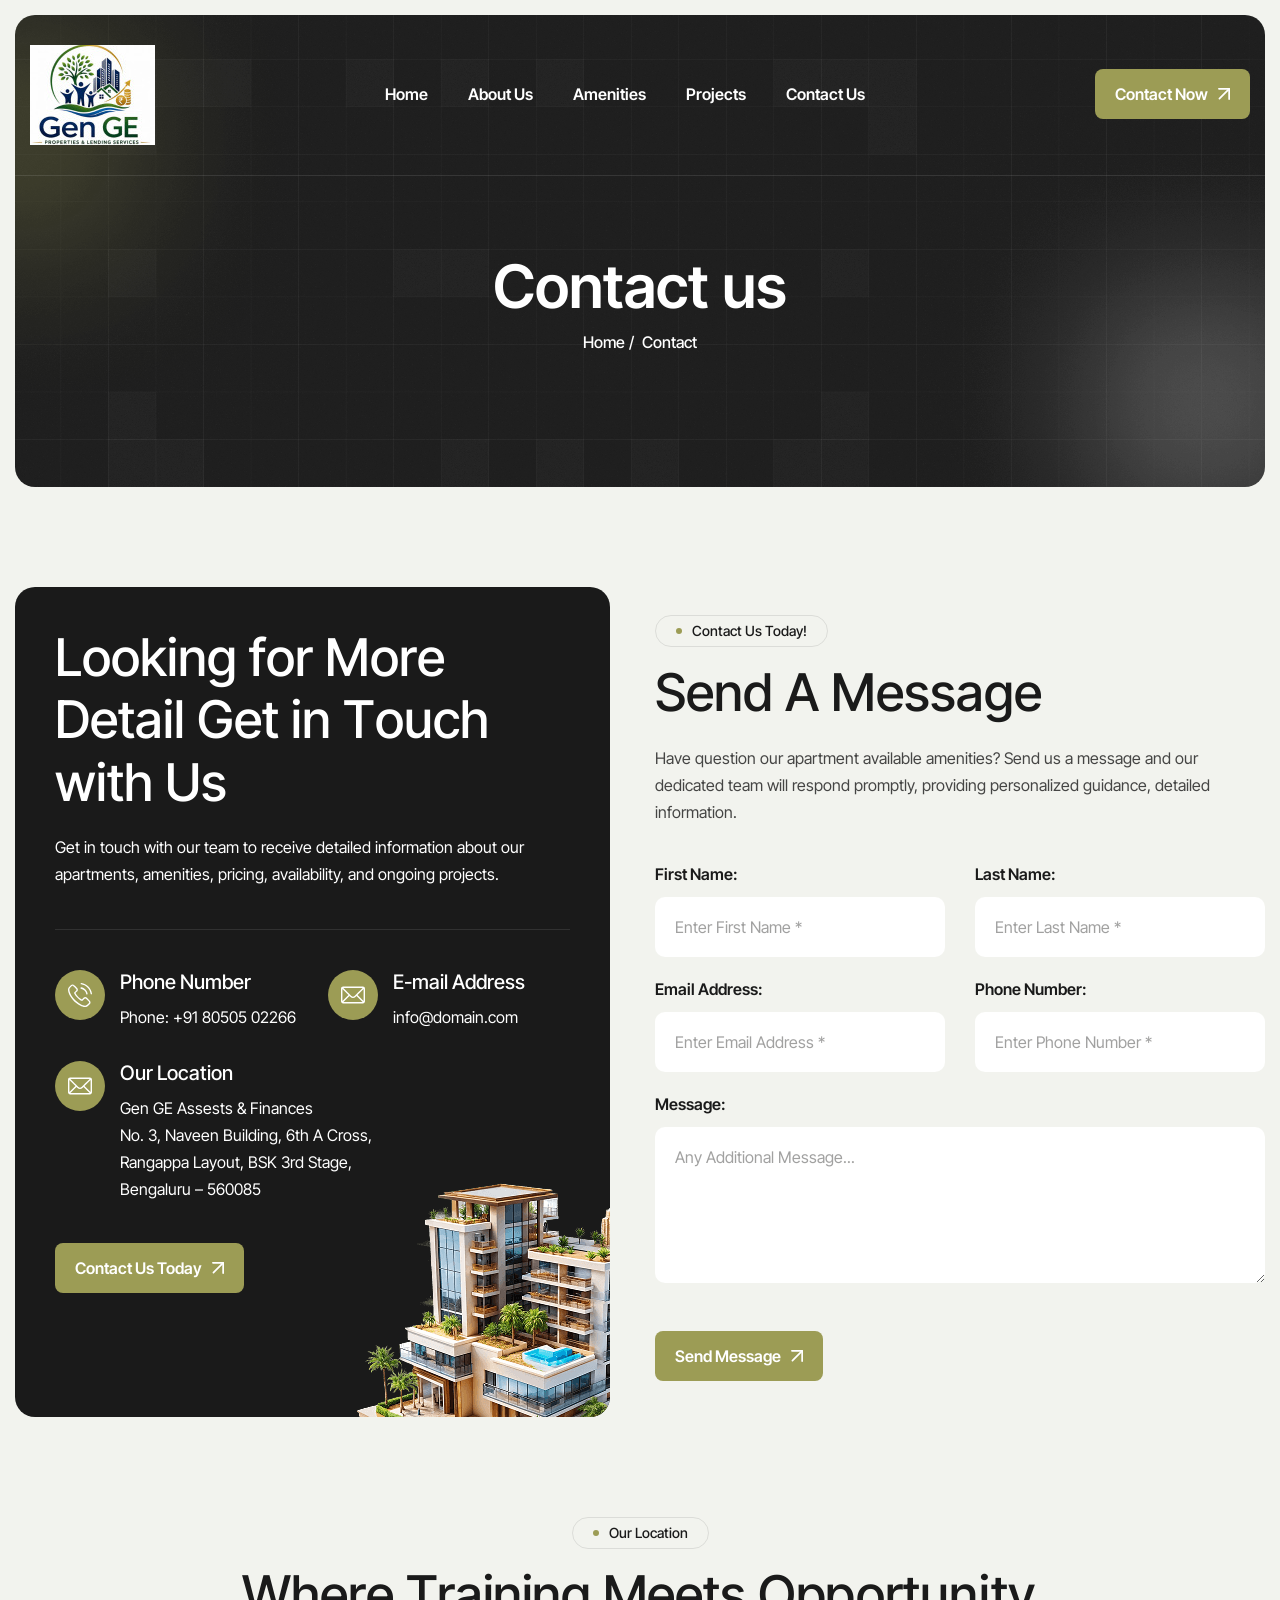
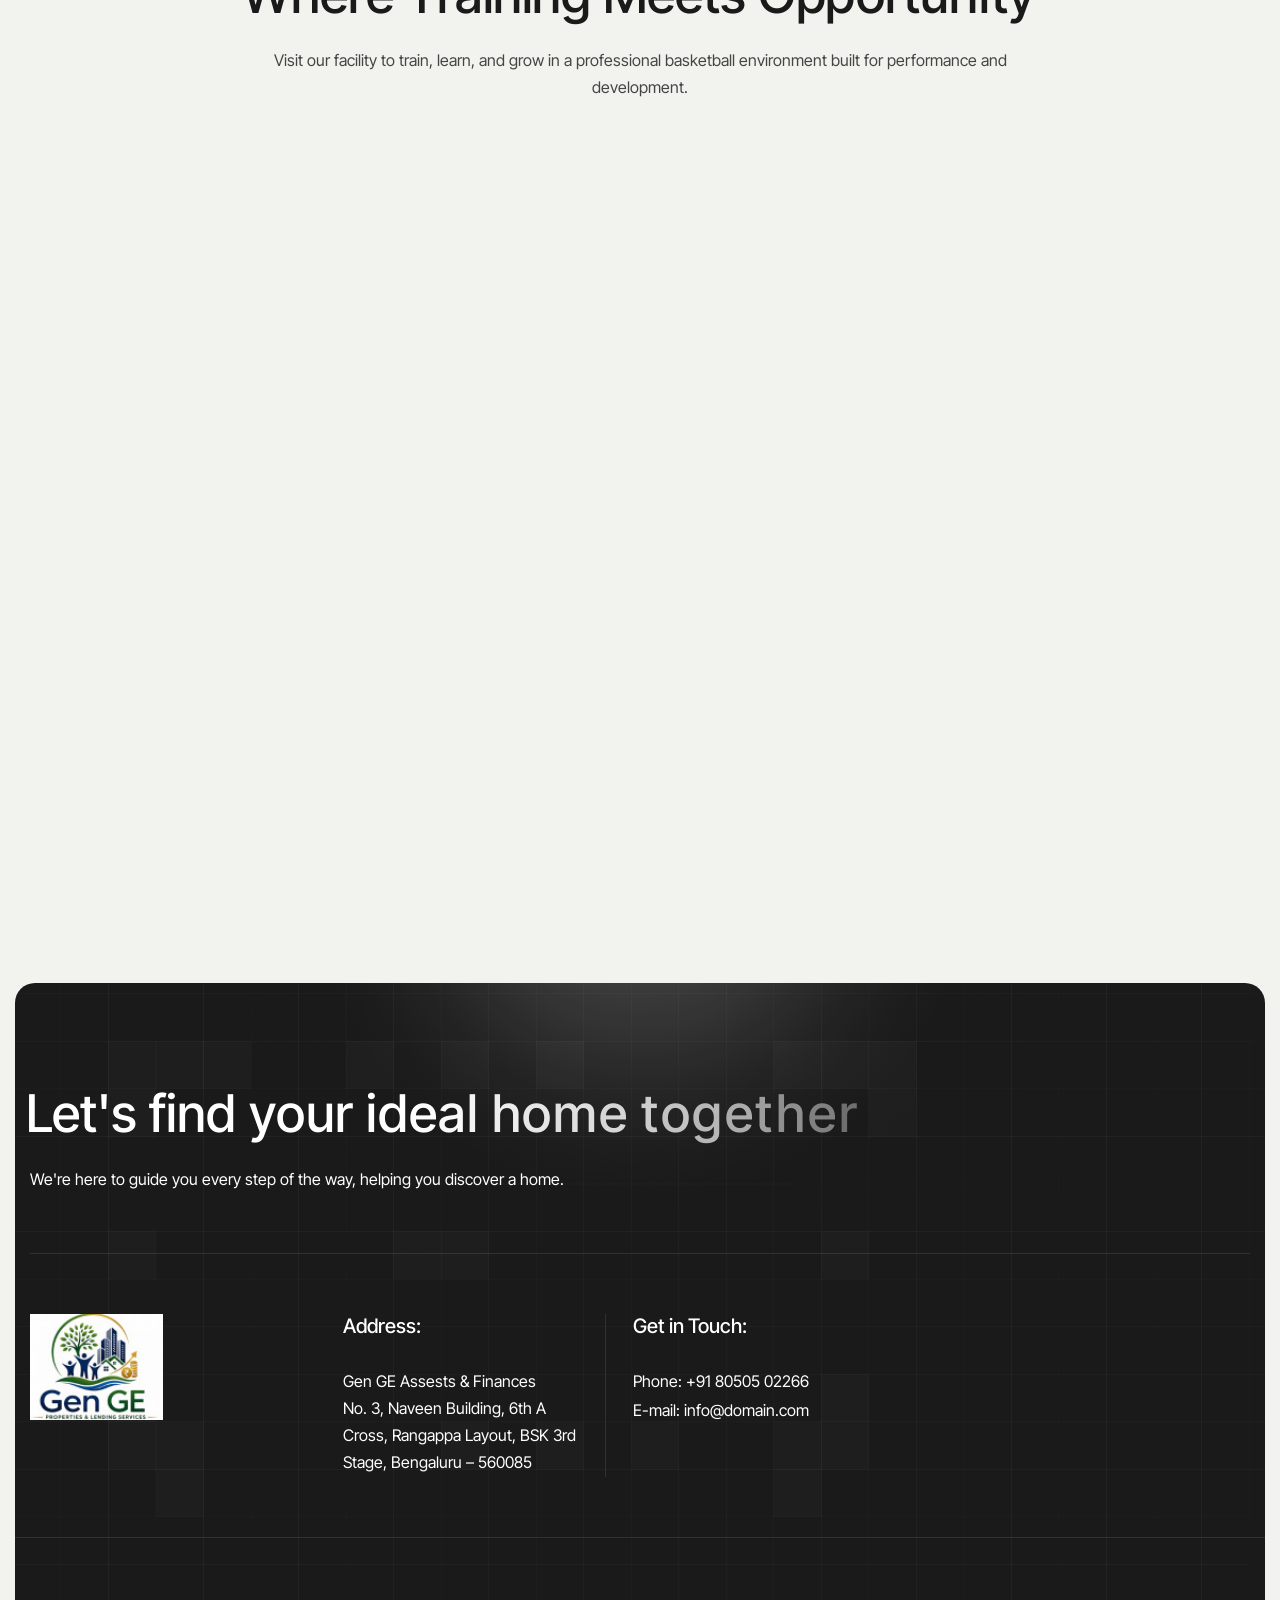
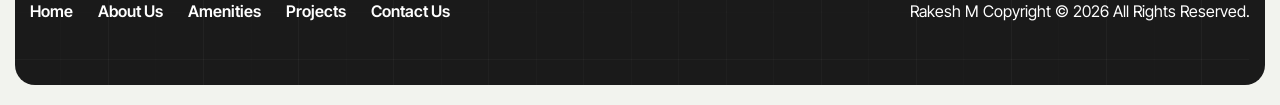
<file: contact.html>
<!doctype html>
<html lang="zxx">
  <!-- Mirrored from html.awaikenthemes.com/antila/contact.html by HTTrack Website Copier/3.x [XR&CO'2014], Wed, 28 Jan 2026 15:28:49 GMT -->
  <head>
    <!-- Meta -->
    <meta charset="utf-8" />
    <meta http-equiv="X-UA-Compatible" content="IE=edge" />
    <meta
      name="viewport"
      content="width=device-width, initial-scale=1.0, maximum-scale=1"
    />
    <meta name="description" content="" />
    <meta name="keywords" content="" />
    <meta name="author" content="Awaiken" />
    <!-- Page Title -->
    <title>Gen GE Assests & Finances</title>
    <!-- Favicon Icon -->
    <link rel="shortcut icon" type="image/x-icon" href="/images/logo.jpeg" />
    <!-- Google Fonts Css-->
    <link rel="preconnect" href="https://fonts.googleapis.com/" />
    <link rel="preconnect" href="https://fonts.gstatic.com/" crossorigin />
    <link
      href="https://fonts.googleapis.com/css2?family=Inter+Tight:ital,wght@0,100..900;1,100..900&amp;display=swap"
      rel="stylesheet"
    />
    <!-- Bootstrap Css -->
    <link href="css/bootstrap.min.css" rel="stylesheet" media="screen" />
    <!-- SlickNav Css -->
    <link href="css/slicknav.min.css" rel="stylesheet" />
    <!-- Swiper Css -->
    <link rel="stylesheet" href="css/swiper-bundle.min.css" />
    <!-- Font Awesome Icon Css-->
    <link href="css/all.min.css" rel="stylesheet" media="screen" />
    <!-- Animated Css -->
    <link href="css/animate.css" rel="stylesheet" />
    <!-- Magnific Popup Core Css File -->
    <link rel="stylesheet" href="css/magnific-popup.css" />
    <!-- Mouse Cursor Css File -->
    <link rel="stylesheet" href="css/mousecursor.css" />
    <!-- Main Custom Css -->
    <link href="css/custom.css" rel="stylesheet" media="screen" />
  </head>
  <body>
    <!-- Preloader Start -->
    <div class="preloader">
      <div class="loading-container">
        <div class="loading"></div>
        <div id="loading-icon"><img src="/images/logo.jpeg" alt="" /></div>
      </div>
    </div>
    <!-- Preloader End -->

    <!-- Header Start -->
    <header class="main-header">
      <div class="header-sticky">
        <nav class="navbar navbar-expand-lg">
          <div class="container">
            <!-- Logo Start -->
            <a class="navbar-brand" href="index.html">
              <img src="/images/logo.jpeg" alt="Logo" />
            </a>
            <!-- Logo End -->

            <!-- Main Menu Start -->
            <div class="collapse navbar-collapse main-menu">
              <div class="nav-menu-wrapper">
                <ul class="navbar-nav mr-auto" id="menu">
                  <li class="nav-item submenu">
                    <a class="nav-link" href="index.html">Home</a>
                  </li>
                  <li class="nav-item">
                    <a class="nav-link" href="about.html">About Us</a>
                  </li>
                  <li class="nav-item">
                    <a class="nav-link" href="amenities.html">Amenities</a>
                  </li>
                  <li class="nav-item">
                    <a class="nav-link" href="projects.html">Projects</a>
                  </li>

                  <li class="nav-item">
                    <a class="nav-link" href="contact.html">Contact Us</a>
                  </li>
                </ul>
              </div>

              <!-- Header Btn Start -->
              <div class="header-btn">
                <a href="contact.html" class="btn-default btn-highlighted"
                  >Contact Now</a
                >
              </div>
              <!-- Header Btn End -->
            </div>
            <!-- Main Menu End -->
            <div class="navbar-toggle"></div>
          </div>
        </nav>
        <div class="responsive-menu"></div>
      </div>
    </header>
    <!-- Header End -->

    <!-- Page Header Section Start -->
    <div class="page-header dark-section">
      <div class="container">
        <div class="row">
          <div class="col-lg-12">
            <!-- Page Header Box Start -->
            <div class="page-header-box">
              <h1 class="text-anime-style-3" data-cursor="-opaque">
                Contact us
              </h1>
              <nav class="wow fadeInUp">
                <ol class="breadcrumb">
                  <li class="breadcrumb-item">
                    <a href="index.html">home / </a>
                  </li>
                  <li class="breadcrumb-item active" aria-current="page">
                    contact
                  </li>
                </ol>
              </nav>
            </div>
            <!-- Page Header Box End -->
          </div>
        </div>
      </div>
    </div>
    <!-- Page Header Section End -->

    <!-- Page Contact Us Start -->
    <div class="page-contact-us">
      <div class="container">
        <div class="row align-items-center">
          <div class="col-xl-6">
            <!-- Contact Us Content Start -->
            <div class="contact-us-content dark-section">
              <!-- Section Title Start -->
              <div class="section-title">
                <h2 class="text-anime-style-3" data-cursor="-opaque">
                  Looking for More Detail Get in Touch with Us
                </h2>
                <p class="wow fadeInUp" data-wow-delay="0.2s">
                  Get in touch with our team to receive detailed information
                  about our apartments, amenities, pricing, availability, and
                  ongoing projects.
                </p>
              </div>
              <!-- Section Title End -->

              <!-- Contact Info List Start -->
              <div class="contact-info-list">
                <!-- Contact Info Item Start  -->
                <div class="contact-info-item wow fadeInUp">
                  <div class="icon-box">
                    <img src="images/icon-phone-white.svg" alt="" />
                  </div>
                  <div class="contact-info-item-content">
                    <h3>Phone Number</h3>
                    <p>Phone: <a href="tel:80505 02266">+91 80505 02266</a></p>
                  </div>
                </div>
                <!-- Contact Info Item End  -->

                <!-- Contact Info Item Start  -->
                <div
                  class="contact-info-item wow fadeInUp"
                  data-wow-delay="0.2s"
                >
                  <div class="icon-box">
                    <img src="images/icon-mail-white.svg" alt="" />
                  </div>
                  <div class="contact-info-item-content">
                    <h3>E-mail Address</h3>
                    <p><a href="mailto:info@domain.com">info@domain.com</a></p>
                  </div>
                </div>
                <!-- Contact Info Item End  -->

                <!-- Contact Info Item Start  -->
                <div
                  class="contact-info-item location-item wow fadeInUp"
                  data-wow-delay="0.4s"
                >
                  <div class="icon-box">
                    <img src="images/icon-mail-white.svg" alt="" />
                  </div>
                  <div class="contact-info-item-content">
                    <h3>Our Location</h3>
                    <p>
                      Gen GE Assests & Finances<br />
                      No. 3, Naveen Building, 6th A Cross, Rangappa Layout, BSK
                      3rd Stage, Bengaluru – 560085
                    </p>
                  </div>
                </div>
                <!-- Contact Info Item End  -->
              </div>
              <!-- Contact Info List End -->

              <div class="contact-us-content-footer">
                <div class="contact-us-content-btn">
                  <a href="contact.html" class="btn-default btn-highlighted"
                    >Contact us today</a
                  >
                </div>
                <div class="contact-us-content-footer-image">
                  <figure>
                    <img
                      src="images/contact-us-content-footer-image.png"
                      alt=""
                    />
                  </figure>
                </div>
              </div>
            </div>
            <!-- Contact Us Content End -->
          </div>

          <div class="col-xl-6">
            <!-- Contact Us Form Start -->
            <div class="contact-us-form">
              <!-- Section Title Start -->
              <div class="section-title">
                <span class="section-sub-title wow fadeInUp"
                  >Contact Us Today!</span
                >
                <h2 class="text-anime-style-3" data-cursor="-opaque">
                  Send A Message
                </h2>
                <p class="wow fadeInUp" data-wow-delay="0.2s">
                  Have question our apartment available amenities? Send us a
                  message and our dedicated team will respond promptly,
                  providing personalized guidance, detailed information.
                </p>
              </div>
              <!-- Section Title End -->

              <!-- Contact Form Start -->
              <div class="contact-form">
                <form
                  id="contactForm"
                  action="#"
                  method="POST"
                  data-toggle="validator"
                  class="wow fadeInUp"
                  data-wow-delay="0.4s"
                >
                  <div class="row">
                    <div class="form-group col-md-6 mb-4">
                      <label>First Name:</label>
                      <input
                        type="text"
                        name="fname"
                        class="form-control"
                        id="fname"
                        placeholder="Enter First Name *"
                        required
                      />
                      <div class="help-block with-errors"></div>
                    </div>

                    <div class="form-group col-md-6 mb-4">
                      <label>Last Name:</label>
                      <input
                        type="text"
                        name="lname"
                        class="form-control"
                        id="lname"
                        placeholder="Enter Last Name *"
                        required
                      />
                      <div class="help-block with-errors"></div>
                    </div>

                    <div class="form-group col-md-6 mb-4">
                      <label>Email Address:</label>
                      <input
                        type="email"
                        name="email"
                        class="form-control"
                        id="email"
                        placeholder="Enter Email Address *"
                        required
                      />
                      <div class="help-block with-errors"></div>
                    </div>

                    <div class="form-group col-md-6 mb-4">
                      <label>Phone Number:</label>
                      <input
                        type="text"
                        name="phone"
                        class="form-control"
                        id="phone"
                        placeholder="Enter Phone Number *"
                        required
                      />
                      <div class="help-block with-errors"></div>
                    </div>

                    <div class="form-group col-md-12 mb-5">
                      <label>Message:</label>
                      <textarea
                        name="message"
                        class="form-control"
                        id="message"
                        rows="5"
                        placeholder="Any Additional Message..."
                      ></textarea>
                      <div class="help-block with-errors"></div>
                    </div>

                    <div class="col-md-12">
                      <button type="submit" class="btn-default">
                        send Message
                      </button>
                      <div id="msgSubmit" class="h3 hidden"></div>
                    </div>
                  </div>
                </form>
              </div>
              <!-- Contact Form End -->
            </div>
            <!-- Contact Us Form End -->
          </div>
        </div>
      </div>
    </div>
    <!-- Page Contact Us End -->

    <!-- Google Map Start -->
    <div class="google-map">
      <div class="container">
        <div class="row section-row">
          <div class="col-lg-12">
            <!-- Section Title Start -->
            <div class="section-title section-title-center">
              <span class="section-sub-title wow fadeInUp">Our Location</span>
              <h2 class="text-anime-style-3" data-cursor="-opaque">
                Where Training Meets Opportunity
              </h2>
              <p class="wow fadeInUp" data-wow-delay="0.2s">
                Visit our facility to train, learn, and grow in a professional
                basketball environment built for performance and development.
              </p>
            </div>
            <!-- Section Title End -->
          </div>
        </div>

        <div class="row">
          <div class="col-lg-12">
            <!-- Google Map Start -->
            <div class="google-map-iframe wow fadeInUp" data-wow-delay="0.4s">
              <iframe
                src="https://www.google.com/maps?q=GM+Wealth+and+Financial+Services,+Rangappa+Layout,+BSK+3rd+Stage,+Bengaluru+560085&output=embed"
                width="100%"
                height="450"
                style="border: 0"
                allowfullscreen=""
                loading="lazy"
                referrerpolicy="no-referrer-when-downgrade"
              >
              </iframe>
            </div>
            <!-- Google Map End -->
          </div>
        </div>
      </div>
    </div>
    <!-- Google Map End -->

    <!-- Main Footer Start -->
    <footer
      class="main-footer-moon bg-section dark-section"
      style="margin-top: 50px"
    >
      <div class="container">
        <div class="row">
          <div class="col-lg-12">
            <!-- Footer Header Start -->
            <div class="footer-header-moon">
              <!-- Section Title Start -->
              <div class="section-title">
                <h2 class="text-anime-style-3" data-cursor="-opaque">
                  Let's find your ideal home together
                </h2>
                <p class="wow fadeInUp" data-wow-delay="0.2s">
                  We're here to guide you every step of the way, helping you
                  discover a home.
                </p>
              </div>
              <!-- Section Title End -->
            </div>
            <!-- Footer Header End -->
          </div>

          <div class="col-xl-3">
            <!-- About Footer Start -->
            <div class="about-footer-moon">
              <!-- Footer Logo Start -->
              <div class="footer-logo-moon">
                <img src="/images/logo.jpeg" alt="" />
              </div>
              <!-- Footer Logo End -->
            </div>
            <!-- About Footer End -->
          </div>

          <div class="col-xl-9">
            <!-- Footer Links Box Start -->
            <div class="footer-contact-box-moon">
              <!-- Footer Contact Item Start -->
              <div class="footer-contact-item-moon">
                <h3>Address:</h3>
                <p>
                  Gen GE Assests & Finances<br />
                  No. 3, Naveen Building, 6th A Cross, Rangappa Layout, BSK 3rd
                  Stage, Bengaluru – 560085
                </p>
              </div>
              <!-- Footer Contact Item End -->

              <!-- Footer Contact Item Start -->
              <div class="footer-contact-item-moon">
                <h3>Get in Touch:</h3>
                <p>Phone: <a href="tel:80505 02266">+91 80505 02266</a></p>
                <p>
                  E-mail: <a href="mailto:info@domai.com">info@domain.com</a>
                </p>
              </div>
              <!-- Footer Contact Item End -->
            </div>
            <!-- Footer Body End -->
          </div>
        </div>
      </div>

      <!-- Footer Copyright Start -->
      <div class="footer-copyright-moon">
        <div class="container">
          <div class="row">
            <div class="col-lg-12">
              <!-- Footer Copyright Box Start -->
              <div class="footer-copyright-box-moon">
                <!-- Footer Menu Start -->
                <div class="footer-menu-moon">
                  <ul>
                    <li><a href="index-3.html">home</a></li>
                    <li><a href="about.html">about Us</a></li>
                    <li><a href="amenities.html">Amenities</a></li>
                    <li><a href="projects.html">Projects</a></li>
                    <li><a href="contact.html">contact Us</a></li>
                  </ul>
                </div>
                <!-- Footer Menu End -->

                <!-- Footer Copyright Text Start -->
                <div class="footer-copyright-text-moon">
                  <p>Rakesh M Copyright © 2026 All Rights Reserved.</p>
                </div>
                <!-- Footer Copyright Text End -->
              </div>
              <!-- Footer Copyright Box End -->
            </div>
          </div>
        </div>
      </div>
      <!-- Footer Copyright End -->
    </footer>
    <!-- Main Footer End -->

    <!-- Jquery Library File -->
    <script src="js/jquery-3.7.1.min.js"></script>
    <!-- Bootstrap js file -->
    <script src="js/bootstrap.min.js"></script>
    <!-- Validator js file -->
    <script src="js/validator.min.js"></script>
    <!-- SlickNav js file -->
    <script src="js/jquery.slicknav.js"></script>
    <!-- Swiper js file -->
    <script src="js/swiper-bundle.min.js"></script>
    <!-- Counter js file -->
    <script src="js/jquery.waypoints.min.js"></script>
    <script src="js/jquery.counterup.min.js"></script>
    <!-- Magnific js file -->
    <script src="js/jquery.magnific-popup.min.js"></script>
    <!-- SmoothScroll -->
    <script src="js/SmoothScroll.js"></script>
    <!-- Parallax js -->
    <script src="js/parallaxie.js"></script>
    <!-- MagicCursor js file -->
    <script src="js/gsap.min.js"></script>
    <script src="js/magiccursor.js"></script>
    <!-- Text Effect js file -->
    <script src="js/SplitText.min.js"></script>
    <script src="js/ScrollTrigger.min.js"></script>
    <!-- YTPlayer js File -->
    <script src="js/jquery.mb.YTPlayer.min.js"></script>
    <!-- Wow js file -->
    <script src="js/wow.min.js"></script>
    <!-- Main Custom js file -->
    <script src="js/function.js"></script>
  </body>

  <!-- Mirrored from html.awaikenthemes.com/antila/contact.html by HTTrack Website Copier/3.x [XR&CO'2014], Wed, 28 Jan 2026 15:28:50 GMT -->
</html>
</file>
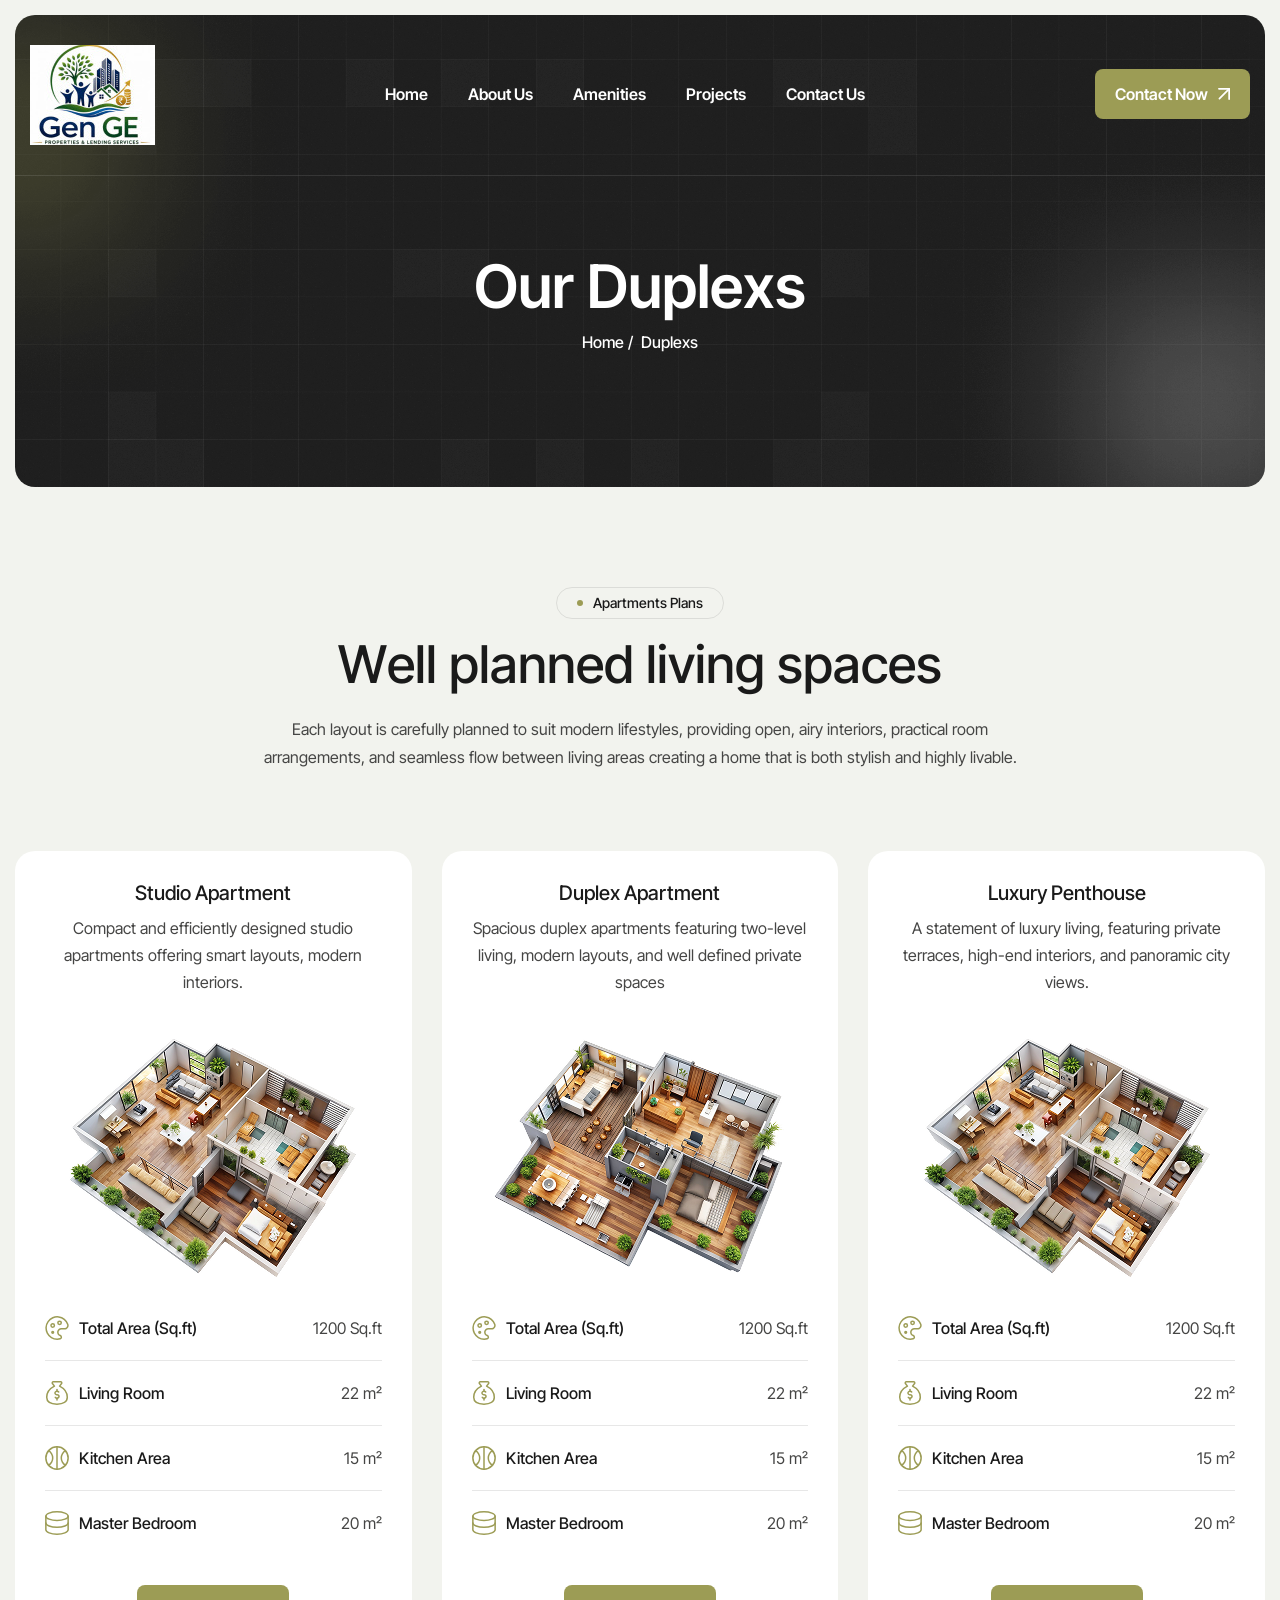
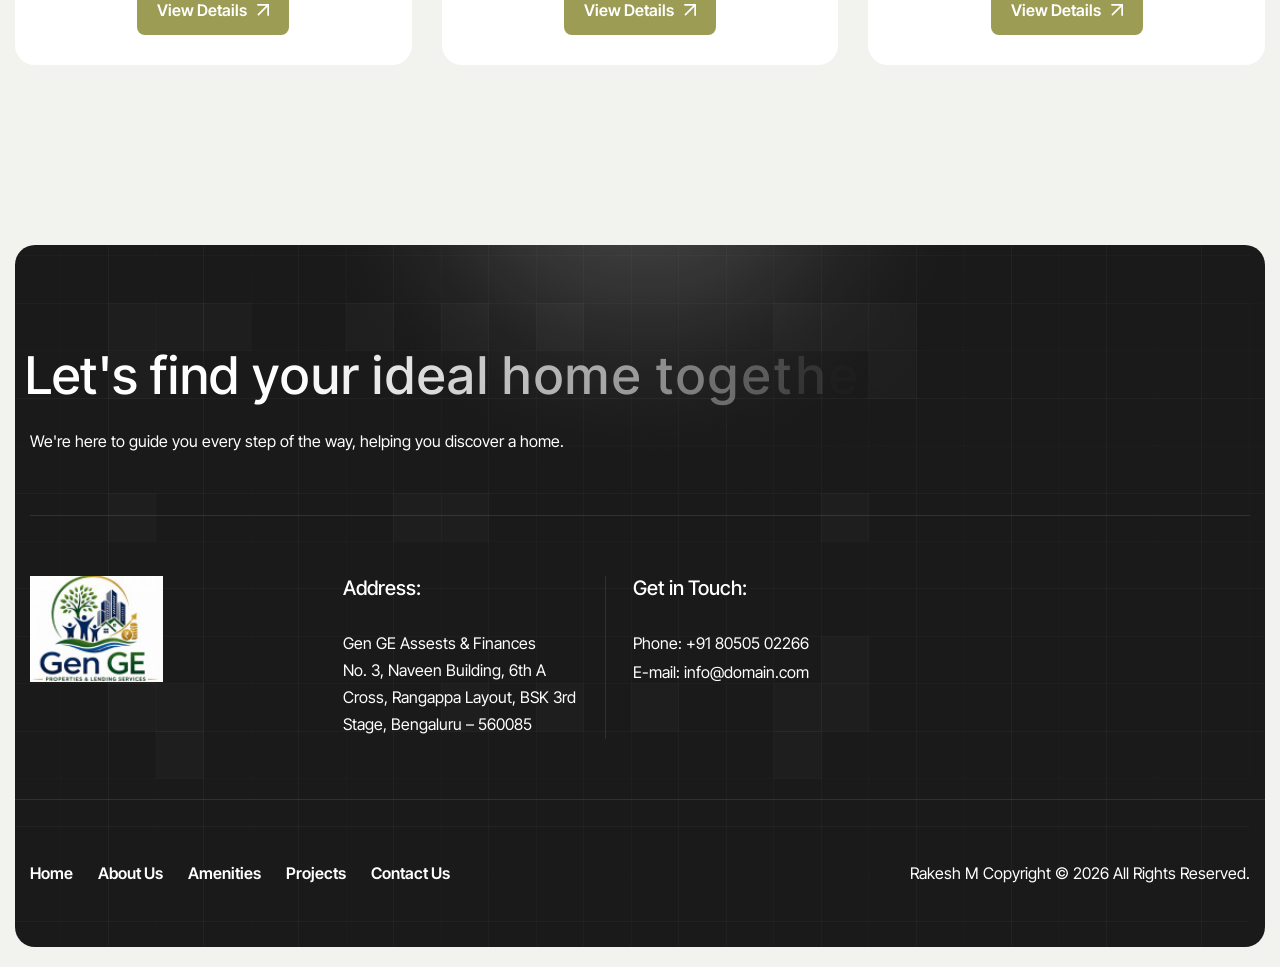
<file: duplexs.html>
<!doctype html>
<html lang="zxx">
  <!-- Mirrored from html.awaikenthemes.com/antila/amenities.html by HTTrack Website Copier/3.x [XR&CO'2014], Wed, 28 Jan 2026 15:28:40 GMT -->
  <head>
    <!-- Meta -->
    <meta charset="utf-8" />
    <meta http-equiv="X-UA-Compatible" content="IE=edge" />
    <meta
      name="viewport"
      content="width=device-width, initial-scale=1.0, maximum-scale=1"
    />
    <meta name="description" content="" />
    <meta name="keywords" content="" />
    <meta name="author" content="Awaiken" />
    <!-- Page Title -->
    <title>Gen GE Assests & Finances</title>
    <!-- Favicon Icon -->
    <link rel="shortcut icon" type="image/x-icon" href="/images/logo.jpeg" />
    <!-- Google Fonts Css-->
    <link rel="preconnect" href="https://fonts.googleapis.com/" />
    <link rel="preconnect" href="https://fonts.gstatic.com/" crossorigin />
    <link
      href="https://fonts.googleapis.com/css2?family=Inter+Tight:ital,wght@0,100..900;1,100..900&amp;display=swap"
      rel="stylesheet"
    />
    <!-- Bootstrap Css -->
    <link href="css/bootstrap.min.css" rel="stylesheet" media="screen" />
    <!-- SlickNav Css -->
    <link href="css/slicknav.min.css" rel="stylesheet" />
    <!-- Swiper Css -->
    <link rel="stylesheet" href="css/swiper-bundle.min.css" />
    <!-- Font Awesome Icon Css-->
    <link href="css/all.min.css" rel="stylesheet" media="screen" />
    <!-- Animated Css -->
    <link href="css/animate.css" rel="stylesheet" />
    <!-- Magnific Popup Core Css File -->
    <link rel="stylesheet" href="css/magnific-popup.css" />
    <!-- Mouse Cursor Css File -->
    <link rel="stylesheet" href="css/mousecursor.css" />
    <!-- Main Custom Css -->
    <link href="css/custom.css" rel="stylesheet" media="screen" />
  </head>
  <body>
    <!-- Preloader Start -->
    <div class="preloader">
      <div class="loading-container">
        <div class="loading"></div>
        <div id="loading-icon"><img src="/images/logo.jpeg" alt="" /></div>
      </div>
    </div>
    <!-- Preloader End -->

    <!-- Header Start -->
    <header class="main-header">
      <div class="header-sticky">
        <nav class="navbar navbar-expand-lg">
          <div class="container">
            <!-- Logo Start -->
            <a class="navbar-brand" href="index.html">
              <img src="/images/logo.jpeg" alt="Logo" />
            </a>
            <!-- Logo End -->

            <!-- Main Menu Start -->
            <div class="collapse navbar-collapse main-menu">
              <div class="nav-menu-wrapper">
                <ul class="navbar-nav mr-auto" id="menu">
                  <li class="nav-item submenu">
                    <a class="nav-link" href="index.html">Home</a>
                  </li>
                  <li class="nav-item">
                    <a class="nav-link" href="about.html">About Us</a>
                  </li>
                  <li class="nav-item">
                    <a class="nav-link" href="amenities.html">Amenities</a>
                  </li>
                  <li class="nav-item">
                    <a class="nav-link" href="projects.html">Projects</a>
                  </li>

                  <li class="nav-item">
                    <a class="nav-link" href="contact.html">Contact Us</a>
                  </li>
                </ul>
              </div>

              <!-- Header Btn Start -->
              <div class="header-btn">
                <a href="contact.html" class="btn-default btn-highlighted"
                  >Contact Now</a
                >
              </div>
              <!-- Header Btn End -->
            </div>
            <!-- Main Menu End -->
            <div class="navbar-toggle"></div>
          </div>
        </nav>
        <div class="responsive-menu"></div>
      </div>
    </header>
    <!-- Header End -->

    <!-- Page Header Section Start -->
    <div class="page-header dark-section">
      <div class="container">
        <div class="row">
          <div class="col-lg-12">
            <!-- Page Header Box Start -->
            <div class="page-header-box">
              <h1 class="text-anime-style-3" data-cursor="-opaque">
                Our Duplexs
              </h1>
              <nav class="wow fadeInUp">
                <ol class="breadcrumb">
                  <li class="breadcrumb-item">
                    <a href="index.html">home / </a>
                  </li>
                  <li class="breadcrumb-item active" aria-current="page">
                    duplexs
                  </li>
                </ol>
              </nav>
            </div>
            <!-- Page Header Box End -->
          </div>
        </div>
      </div>
    </div>
    <!-- Page Header Section End -->

    <!-- Apartments Plans Section Start -->
    <div class="apartments-plans">
      <div class="container">
        <div class="row section-row">
          <div class="col-xl-12">
            <!-- Section Title Start -->
            <div class="section-title section-title-center">
              <span class="section-sub-title wow fadeInUp"
                >Apartments Plans</span
              >
              <h2 class="text-anime-style-3" data-cursor="-opaque">
                Well planned living spaces
              </h2>
              <p class="wow fadeInUp" data-wow-delay="0.2s">
                Each layout is carefully planned to suit modern lifestyles,
                providing open, airy interiors, practical room arrangements, and
                seamless flow between living areas creating a home that is both
                stylish and highly livable.
              </p>
            </div>
            <!-- Section Title End -->
          </div>
        </div>

        <div class="row">
          <div class="col-xl-4 col-md-6">
            <!-- Apartments Plan Item Start -->
            <div class="apartments-plan-item wow fadeInUp">
              <!-- Apartments Plan Item Content Start -->
              <div class="apartments-plan-item-content">
                <h3>Studio Apartment</h3>
                <p>
                  Compact and efficiently designed studio apartments offering
                  smart layouts, modern interiors.
                </p>
              </div>
              <!-- Apartments Plan Item Content End -->

              <!-- Apartments Plan Item Image Start -->
              <div class="apartments-plan-item-image">
                <figure>
                  <img src="images/apartments-plan-item-image-1.png" alt="" />
                </figure>
              </div>
              <!-- Apartments Plan Item Image End -->

              <!-- Apartments Amenity List Start -->
              <div class="apartments-plan-item-list">
                <ul>
                  <li>
                    <span
                      ><img
                        src="images/icon-apartments-amenity-1.svg"
                        alt=""
                      />Total Area (Sq.ft)</span
                    >1200 Sq.ft
                  </li>
                  <li>
                    <span
                      ><img
                        src="images/icon-apartments-amenity-2.svg"
                        alt=""
                      />Living Room</span
                    >22 m²
                  </li>
                  <li>
                    <span
                      ><img
                        src="images/icon-apartments-amenity-3.svg"
                        alt=""
                      />Kitchen Area</span
                    >15 m²
                  </li>
                  <li>
                    <span
                      ><img
                        src="images/icon-apartments-amenity-4.svg"
                        alt=""
                      />Master Bedroom</span
                    >20 m²
                  </li>
                </ul>
              </div>
              <!-- Apartments Amenity List End -->
              <button
                class="btn-default btn-highlighted view-details-btn"
                data-title="Studio Apartment"
                data-desc="Compact and efficiently designed studio apartments offering smart layouts."
                data-images='["images/apartments-plan-item-image-1.png","images/apartments-plan-item-image-2.png","images/apartments-plan-item-image-1.png"]'
              >
                View Details
              </button>
            </div>
            <!-- Apartments Plan Item End -->
          </div>

          <div class="col-xl-4 col-md-6">
            <!-- Apartments Plan Item Start -->
            <div
              class="apartments-plan-item wow fadeInUp"
              data-wow-delay="0.2s"
            >
              <!-- Apartments Plan Item Content Start -->
              <div class="apartments-plan-item-content">
                <h3>Duplex Apartment</h3>
                <p>
                  Spacious duplex apartments featuring two-level living, modern
                  layouts, and well defined private spaces
                </p>
              </div>
              <!-- Apartments Plan Item Content End -->

              <!-- Apartments Plan Item Image Start -->
              <div class="apartments-plan-item-image">
                <figure>
                  <img src="images/apartments-plan-item-image-2.png" alt="" />
                </figure>
              </div>
              <!-- Apartments Plan Item Image End -->

              <!-- Apartments Amenity List Start -->
              <div class="apartments-plan-item-list">
                <ul>
                  <li>
                    <span
                      ><img
                        src="images/icon-apartments-amenity-1.svg"
                        alt=""
                      />Total Area (Sq.ft)</span
                    >1200 Sq.ft
                  </li>
                  <li>
                    <span
                      ><img
                        src="images/icon-apartments-amenity-2.svg"
                        alt=""
                      />Living Room</span
                    >22 m²
                  </li>
                  <li>
                    <span
                      ><img
                        src="images/icon-apartments-amenity-3.svg"
                        alt=""
                      />Kitchen Area</span
                    >15 m²
                  </li>
                  <li>
                    <span
                      ><img
                        src="images/icon-apartments-amenity-4.svg"
                        alt=""
                      />Master Bedroom</span
                    >20 m²
                  </li>
                </ul>
              </div>

              <!-- Apartments Amenity List End -->
              <button
                class="btn-default btn-highlighted view-details-btn"
                data-title="Duplex Apartment"
                data-desc="Spacious duplex apartments with two-level modern living."
                data-images='["images/apartments-plan-item-image-2.png","images/apartments-plan-item-image-1.png","images/apartments-plan-item-image-2.png"]'
              >
                View Details
              </button>
            </div>
            <!-- Apartments Plan Item End -->
          </div>

          <div class="col-xl-4 col-md-6">
            <!-- Apartments Plan Item Start -->
            <div
              class="apartments-plan-item wow fadeInUp"
              data-wow-delay="0.4s"
            >
              <!-- Apartments Plan Item Content Start -->
              <div class="apartments-plan-item-content">
                <h3>Luxury Penthouse</h3>
                <p>
                  A statement of luxury living, featuring private terraces,
                  high-end interiors, and panoramic city views.
                </p>
              </div>
              <!-- Apartments Plan Item Content End -->

              <!-- Apartments Plan Item Image Start -->
              <div class="apartments-plan-item-image">
                <figure>
                  <img src="images/apartments-plan-item-image-1.png" alt="" />
                </figure>
              </div>
              <!-- Apartments Plan Item Image End -->

              <!-- Apartments Amenity List Start -->
              <div class="apartments-plan-item-list">
                <ul>
                  <li>
                    <span
                      ><img
                        src="images/icon-apartments-amenity-1.svg"
                        alt=""
                      />Total Area (Sq.ft)</span
                    >1200 Sq.ft
                  </li>
                  <li>
                    <span
                      ><img
                        src="images/icon-apartments-amenity-2.svg"
                        alt=""
                      />Living Room</span
                    >22 m²
                  </li>
                  <li>
                    <span
                      ><img
                        src="images/icon-apartments-amenity-3.svg"
                        alt=""
                      />Kitchen Area</span
                    >15 m²
                  </li>
                  <li>
                    <span
                      ><img
                        src="images/icon-apartments-amenity-4.svg"
                        alt=""
                      />Master Bedroom</span
                    >20 m²
                  </li>
                </ul>
              </div>
              <!-- Apartments Amenity List End -->
              <button
                class="btn-default btn-highlighted view-details-btn"
                data-title="Luxury Penthouse"
                data-desc="High-end penthouse with private terrace and city views."
                data-images='["images/apartments-plan-item-image-1.png","images/apartments-plan-item-image-2.png","images/apartments-plan-item-image-1.png"]'
              >
                View Details
              </button>
            </div>
            <!-- Apartments Plan Item End -->
          </div>
        </div>
      </div>
    </div>
    <!-- Apartments Plans Section End -->

    <!-- Main Footer Start -->
    <footer
      class="main-footer-moon bg-section dark-section"
      style="margin-top: 50px"
    >
      <div class="container">
        <div class="row">
          <div class="col-lg-12">
            <!-- Footer Header Start -->
            <div class="footer-header-moon">
              <!-- Section Title Start -->
              <div class="section-title">
                <h2 class="text-anime-style-3" data-cursor="-opaque">
                  Let's find your ideal home together
                </h2>
                <p class="wow fadeInUp" data-wow-delay="0.2s">
                  We're here to guide you every step of the way, helping you
                  discover a home.
                </p>
              </div>
              <!-- Section Title End -->
            </div>
            <!-- Footer Header End -->
          </div>

          <div class="col-xl-3">
            <!-- About Footer Start -->
            <div class="about-footer-moon">
              <!-- Footer Logo Start -->
              <div class="footer-logo-moon">
                <img src="/images/logo.jpeg" alt="" />
              </div>
              <!-- Footer Logo End -->
            </div>
            <!-- About Footer End -->
          </div>

          <div class="col-xl-9">
            <!-- Footer Links Box Start -->
            <div class="footer-contact-box-moon">
              <!-- Footer Contact Item Start -->
              <div class="footer-contact-item-moon">
                <h3>Address:</h3>
                <p>
                  Gen GE Assests & Finances<br />
                  No. 3, Naveen Building, 6th A Cross, Rangappa Layout, BSK 3rd
                  Stage, Bengaluru – 560085
                </p>
              </div>
              <!-- Footer Contact Item End -->

              <!-- Footer Contact Item Start -->
              <div class="footer-contact-item-moon">
                <h3>Get in Touch:</h3>
                <p>Phone: <a href="tel:80505 02266">+91 80505 02266</a></p>
                <p>
                  E-mail: <a href="mailto:info@domai.com">info@domain.com</a>
                </p>
              </div>
              <!-- Footer Contact Item End -->
            </div>
            <!-- Footer Body End -->
          </div>
        </div>
      </div>

      <!-- Footer Copyright Start -->
      <div class="footer-copyright-moon">
        <div class="container">
          <div class="row">
            <div class="col-lg-12">
              <!-- Footer Copyright Box Start -->
              <div class="footer-copyright-box-moon">
                <!-- Footer Menu Start -->
                <div class="footer-menu-moon">
                  <ul>
                    <li><a href="index-3.html">home</a></li>
                    <li><a href="about.html">about Us</a></li>
                    <li><a href="amenities.html">Amenities</a></li>
                    <li><a href="projects.html">Projects</a></li>
                    <li><a href="contact.html">contact Us</a></li>
                  </ul>
                </div>
                <!-- Footer Menu End -->

                <!-- Footer Copyright Text Start -->
                <div class="footer-copyright-text-moon">
                  <p>Rakesh M Copyright © 2026 All Rights Reserved.</p>
                </div>
                <!-- Footer Copyright Text End -->
              </div>
              <!-- Footer Copyright Box End -->
            </div>
          </div>
        </div>
      </div>
      <!-- Footer Copyright End -->
    </footer>
    <!-- Main Footer End -->

    <!-- Apartment Details Modal with Slider -->
    <div class="modal fade" id="apartmentModal" tabindex="-1">
      <div class="modal-dialog modal-xl modal-dialog-centered">
        <div class="modal-content">
          <div class="modal-header">
            <h5 class="modal-title" id="modalTitle"></h5>
            <button
              type="button"
              class="btn-close"
              data-bs-dismiss="modal"
            ></button>
          </div>

          <div class="modal-body">
            <!-- Swiper -->
            <div class="swiper apartmentSwiper">
              <div class="swiper-wrapper" id="modalSlider"></div>

              <!-- Controls -->
              <div class="swiper-button-next"></div>
              <div class="swiper-button-prev"></div>
              <div class="swiper-pagination"></div>
            </div>

            <p class="mt-3 text-center" id="modalDesc"></p>
          </div>
        </div>
      </div>
    </div>

    <!-- Jquery Library File -->
    <script src="js/jquery-3.7.1.min.js"></script>
    <!-- Bootstrap js file -->
    <script src="js/bootstrap.min.js"></script>
    <!-- Validator js file -->
    <script src="js/validator.min.js"></script>
    <!-- SlickNav js file -->
    <script src="js/jquery.slicknav.js"></script>
    <!-- Swiper js file -->
    <script src="js/swiper-bundle.min.js"></script>
    <!-- Counter js file -->
    <script src="js/jquery.waypoints.min.js"></script>
    <script src="js/jquery.counterup.min.js"></script>
    <!-- Magnific js file -->
    <script src="js/jquery.magnific-popup.min.js"></script>
    <!-- SmoothScroll -->
    <script src="js/SmoothScroll.js"></script>
    <!-- Parallax js -->
    <script src="js/parallaxie.js"></script>
    <!-- MagicCursor js file -->
    <script src="js/gsap.min.js"></script>
    <script src="js/magiccursor.js"></script>
    <!-- Text Effect js file -->
    <script src="js/SplitText.min.js"></script>
    <script src="js/ScrollTrigger.min.js"></script>
    <!-- YTPlayer js File -->
    <script src="js/jquery.mb.YTPlayer.min.js"></script>
    <!-- Wow js file -->
    <script src="js/wow.min.js"></script>
    <!-- Main Custom js file -->
    <script src="js/function.js"></script>
  </body>

  <!-- Mirrored from html.awaikenthemes.com/antila/amenities.html by HTTrack Website Copier/3.x [XR&CO'2014], Wed, 28 Jan 2026 15:28:41 GMT -->
</html>
</file>
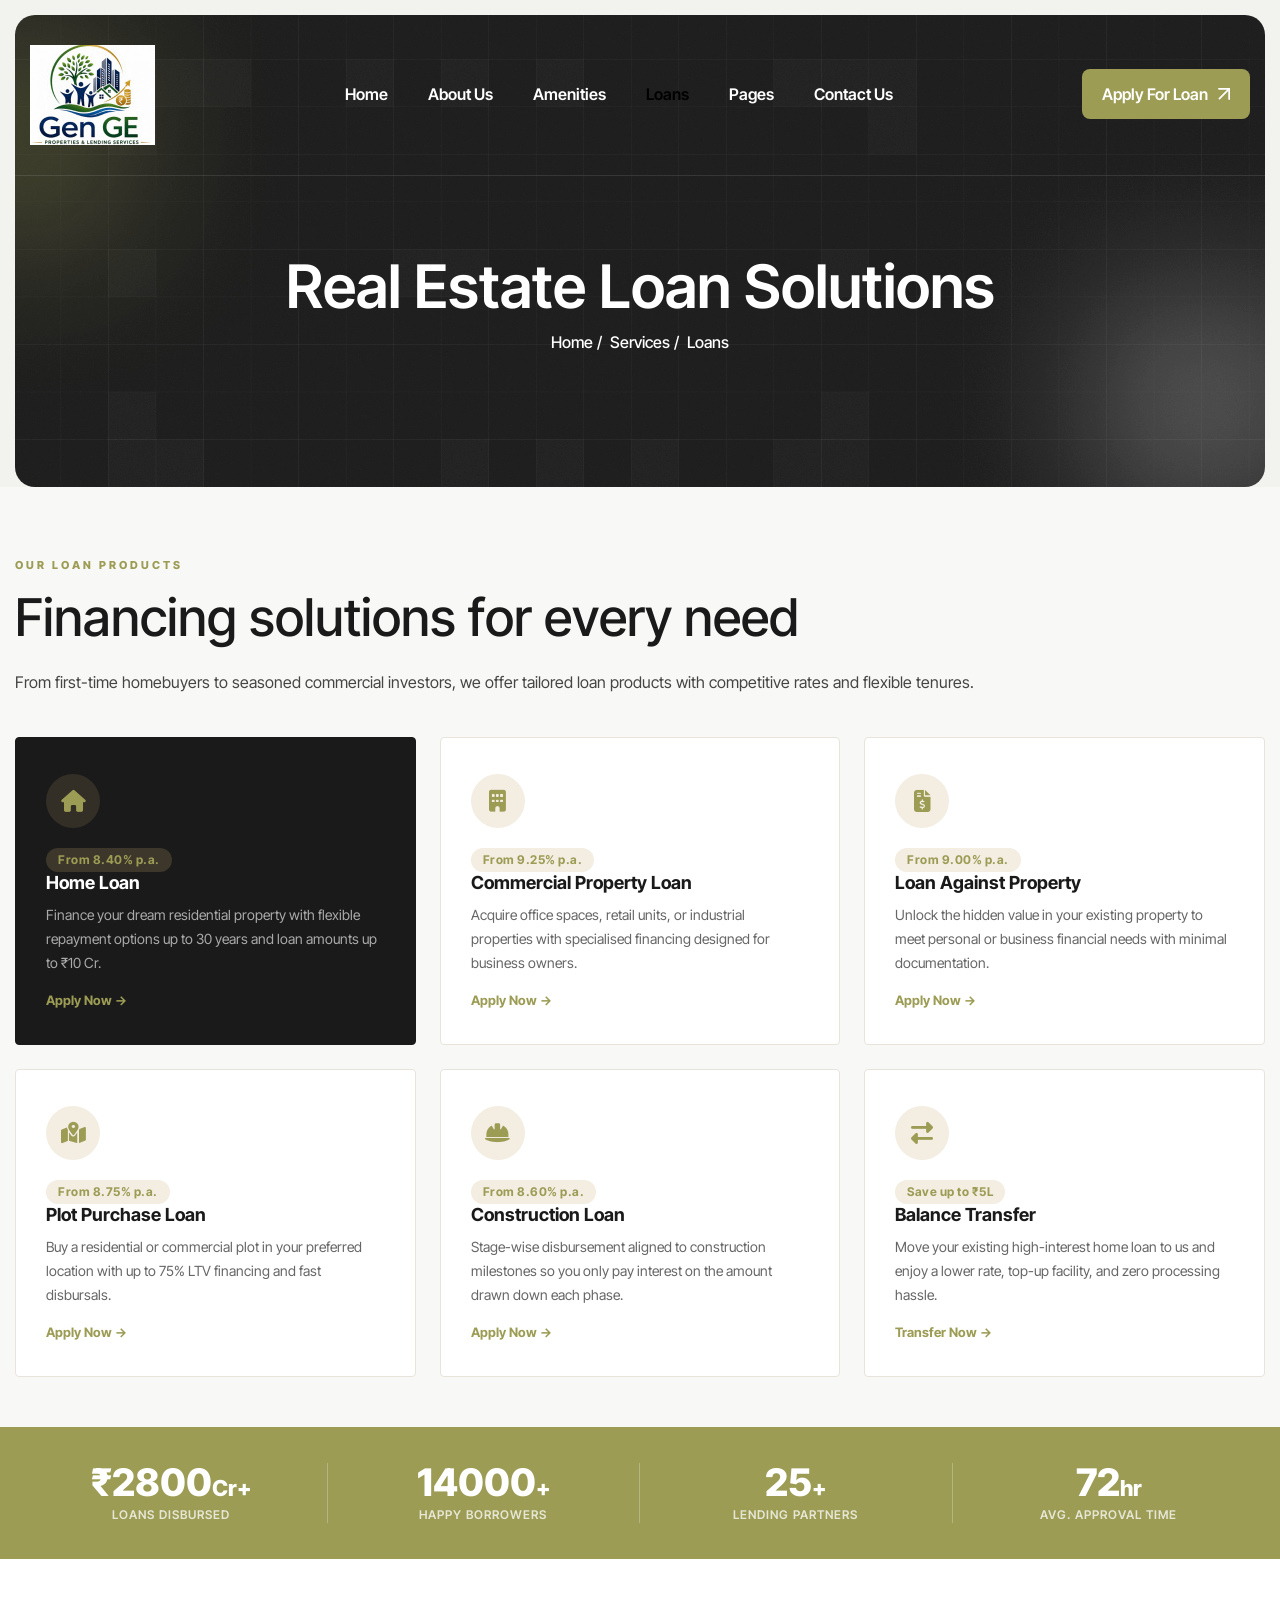
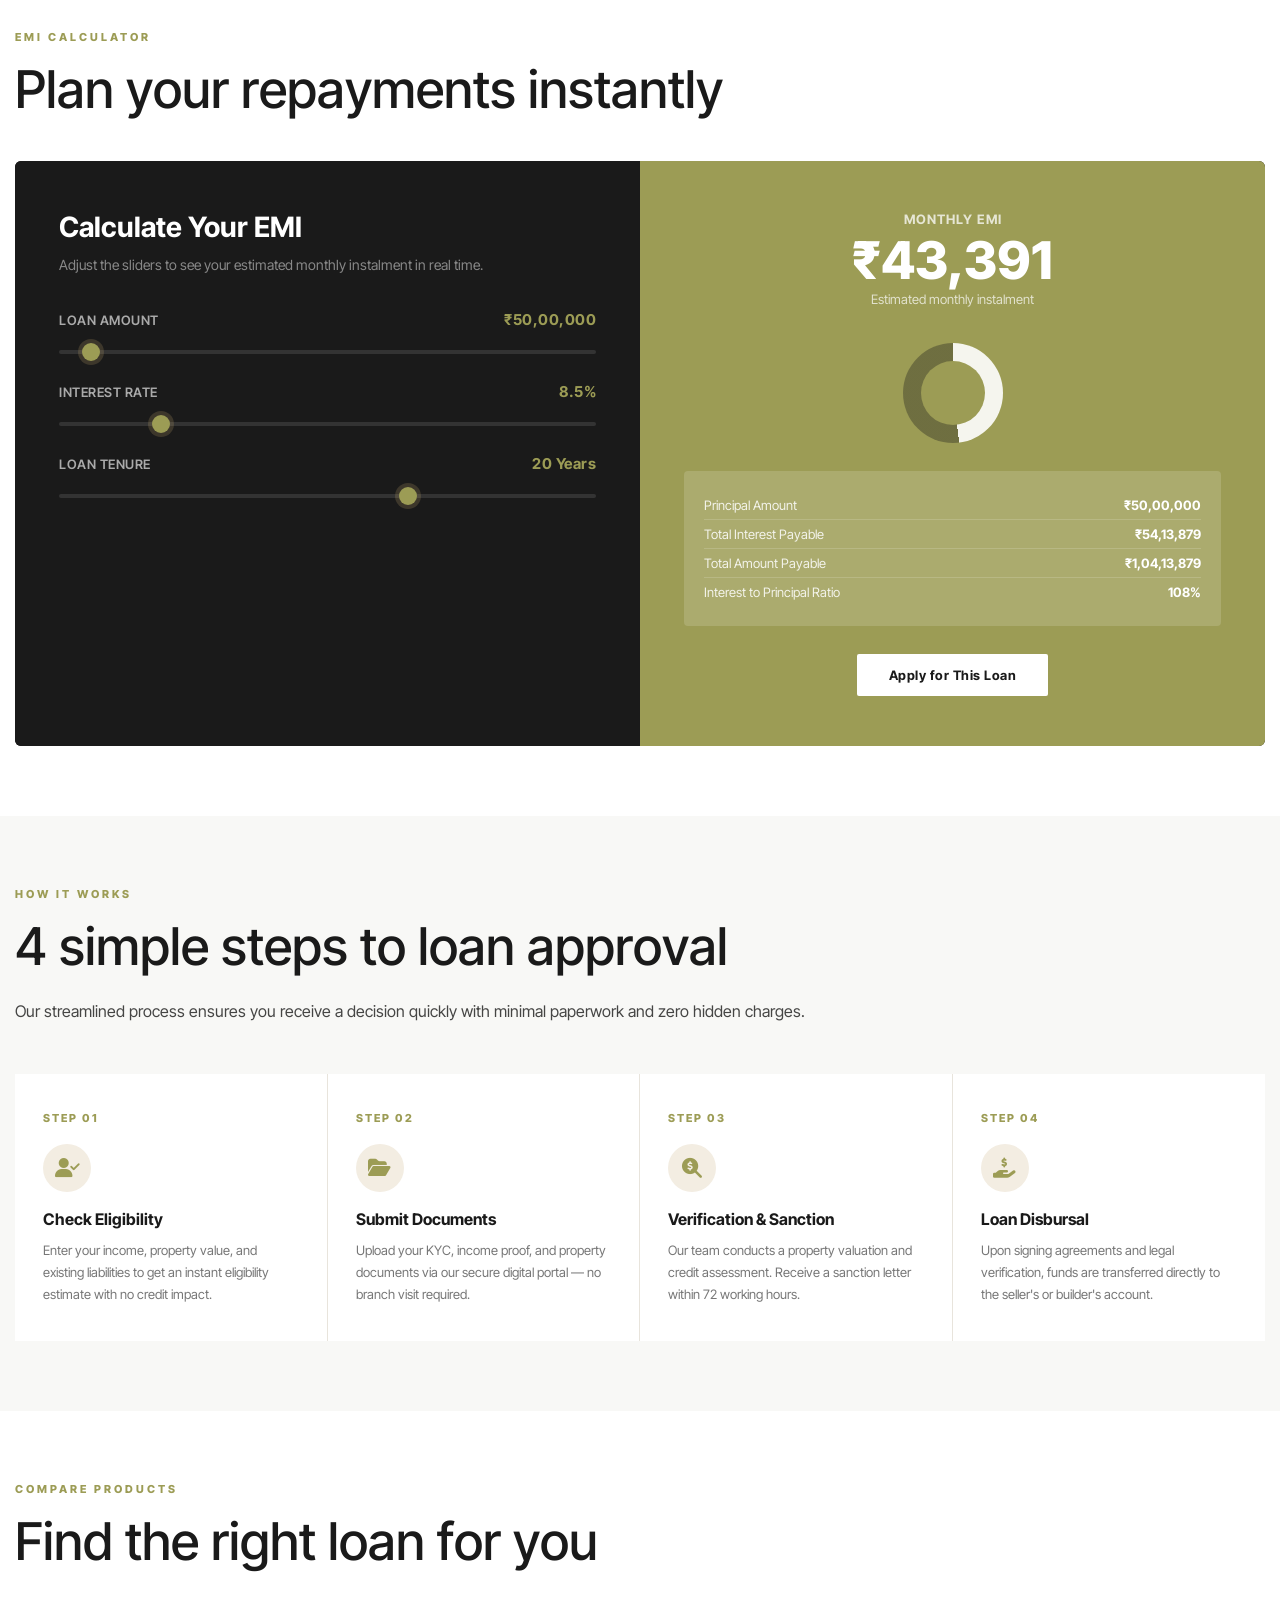
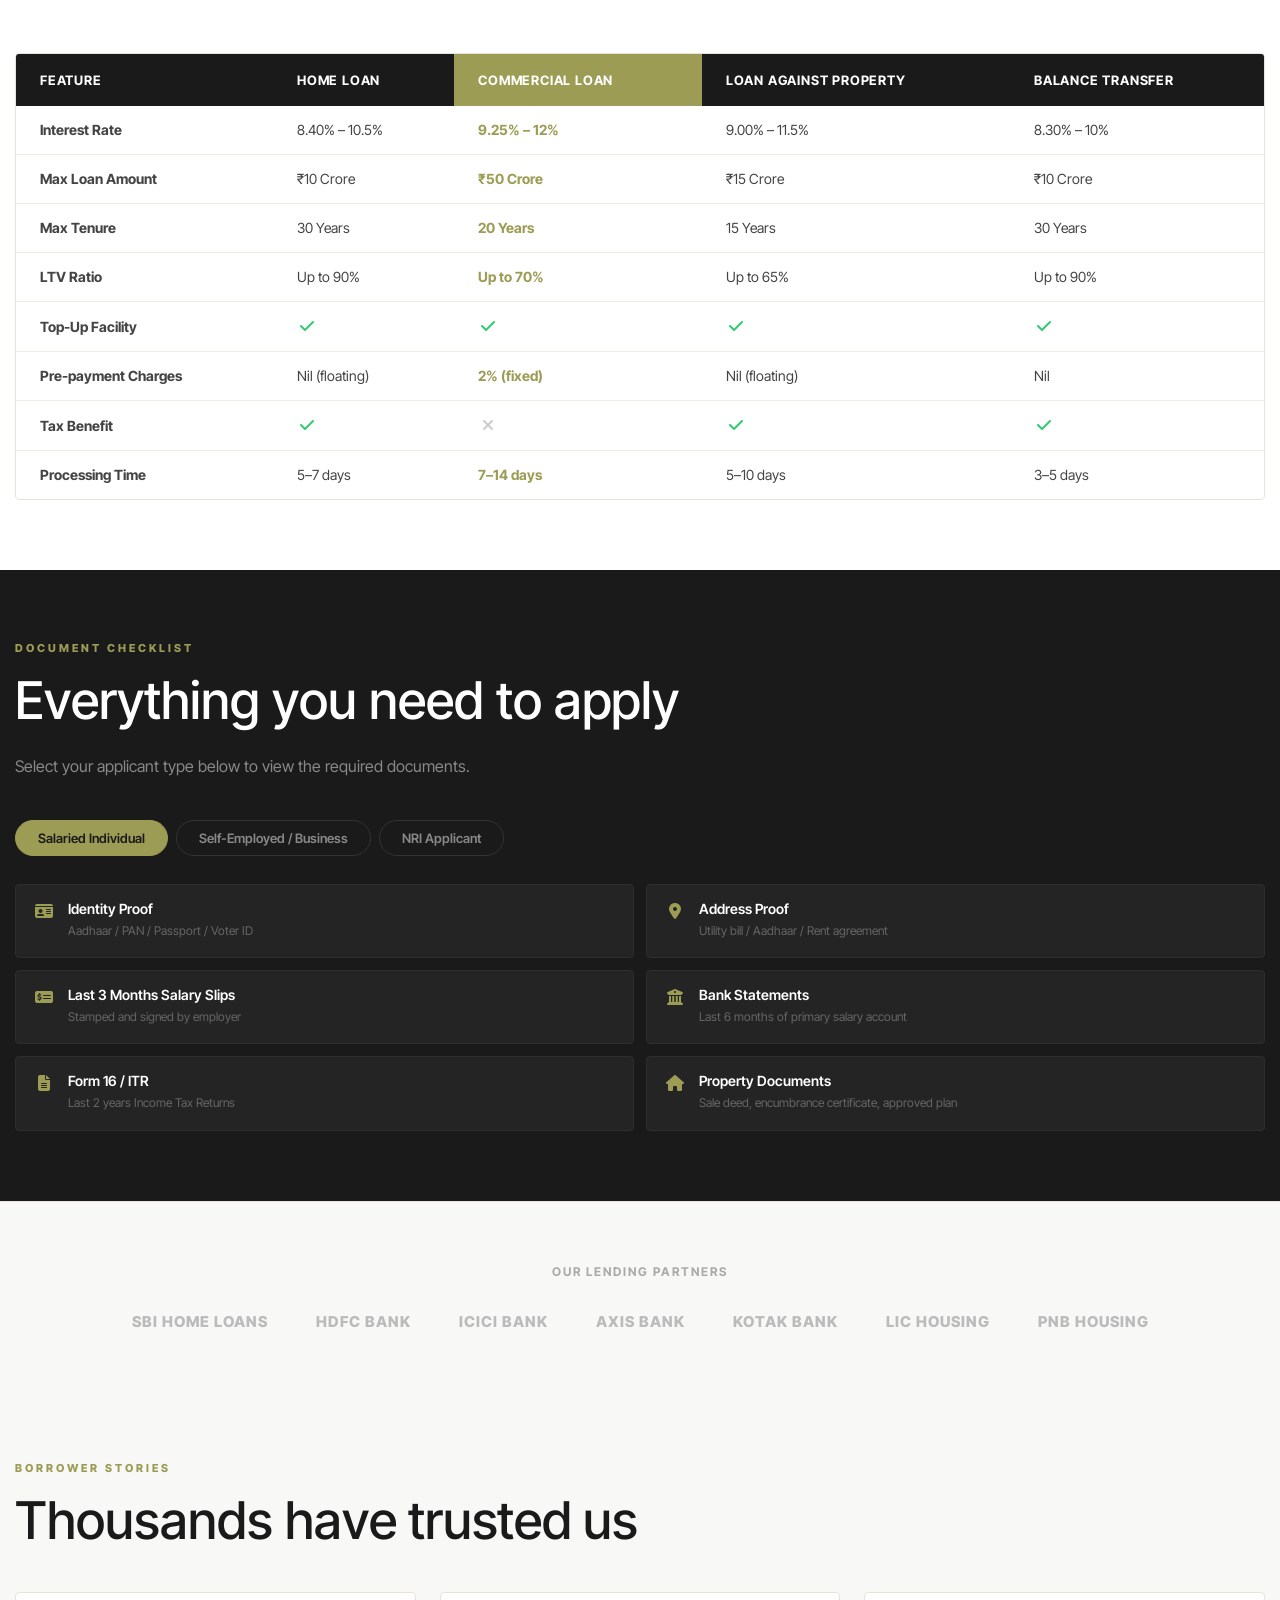
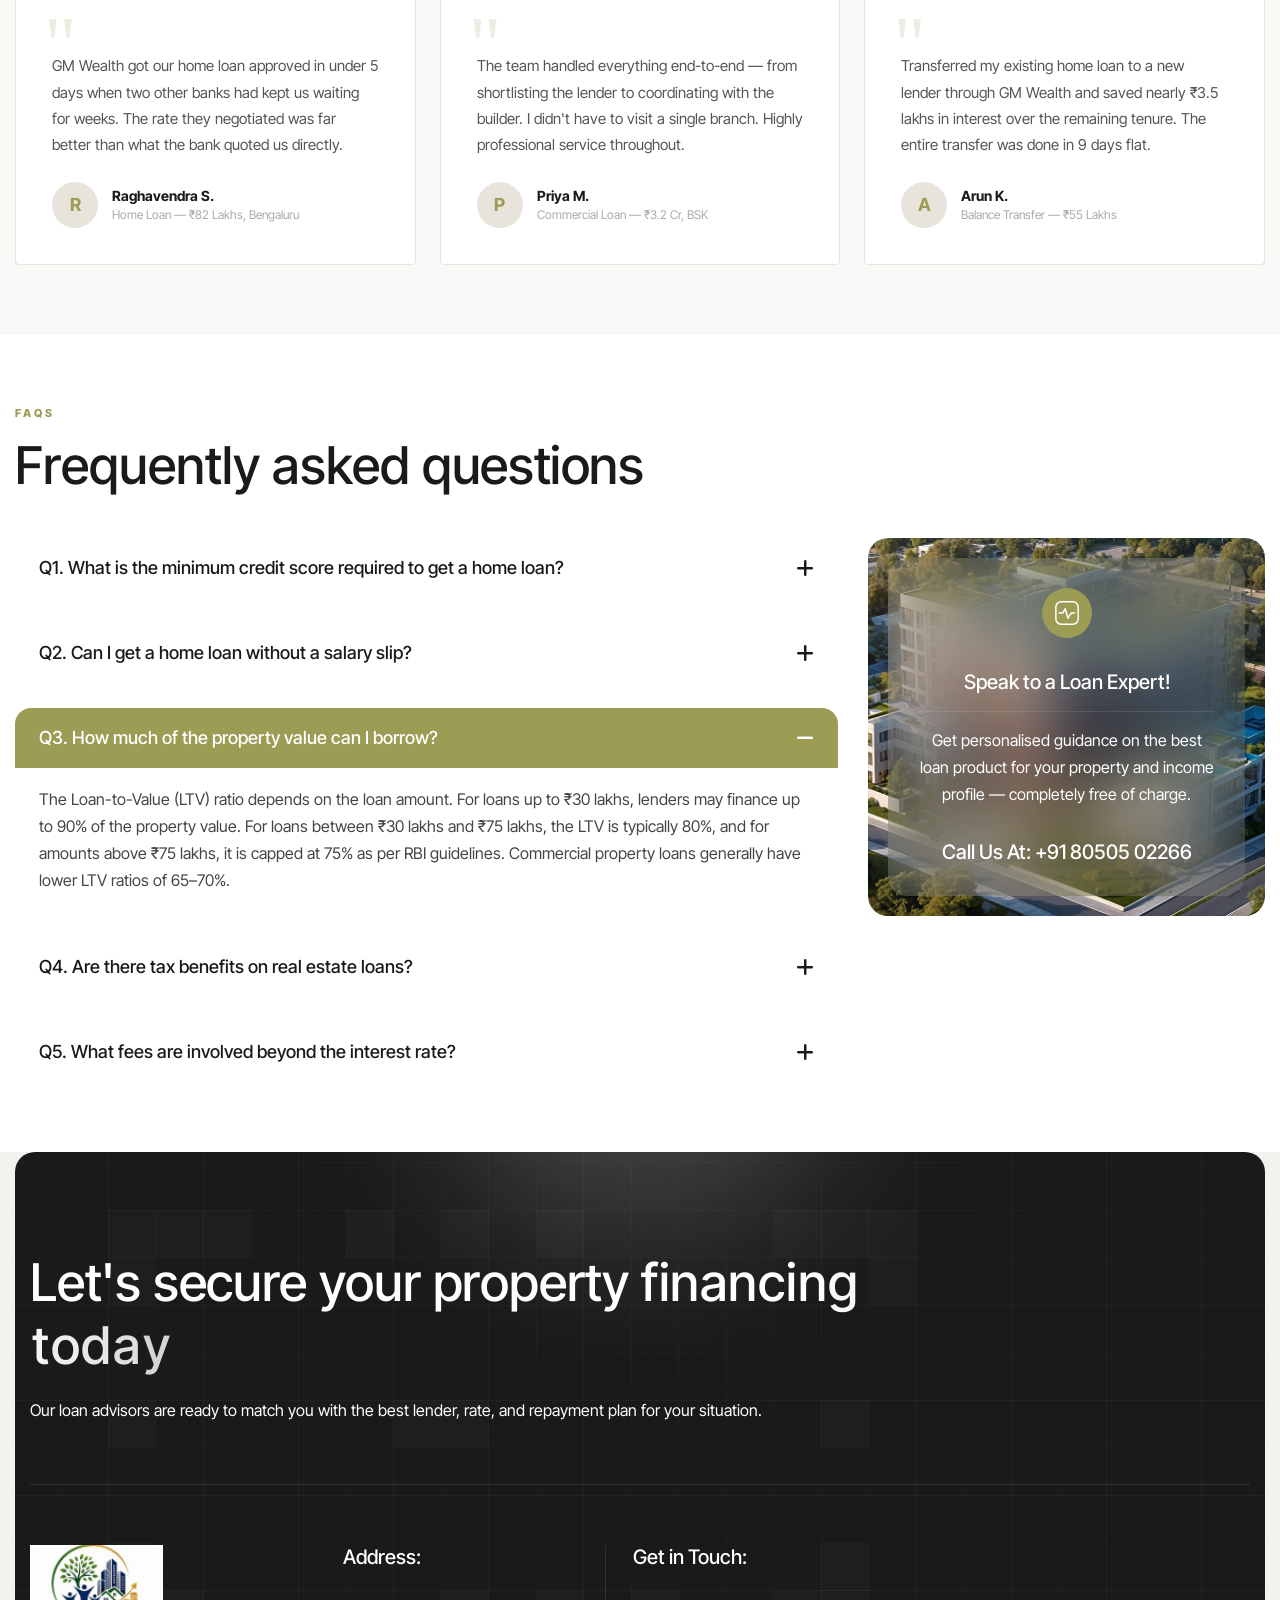
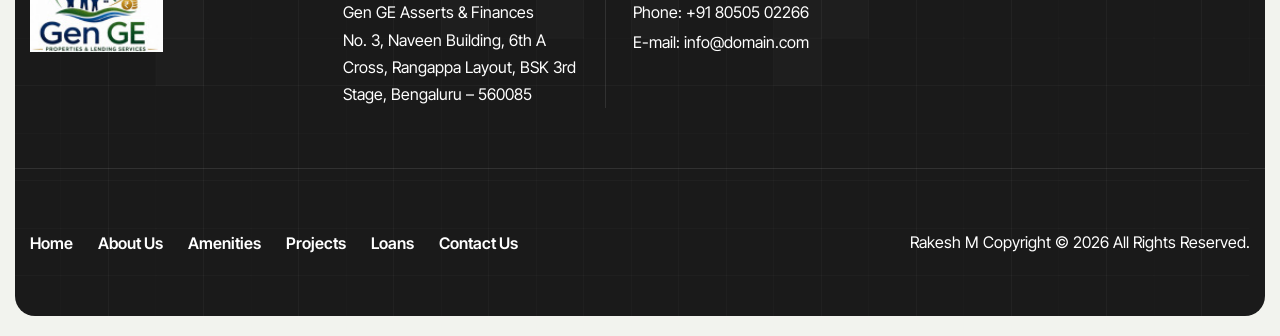
<file: loans.html>
<!doctype html>
<html lang="zxx">
  <head>
    <meta charset="utf-8" />
    <meta http-equiv="X-UA-Compatible" content="IE=edge" />
    <meta
      name="viewport"
      content="width=device-width, initial-scale=1.0, maximum-scale=1"
    />
    <meta
      name="description"
      content="Real Estate Loan Solutions - Home Loans, Commercial Loans & More"
    />
    <meta
      name="keywords"
      content="home loan, commercial loan, real estate financing"
    />
    <meta name="author" content="GM Wealth" />
    <title>Gen GE Asserts & Finances</title>
    <link rel="shortcut icon" type="image/x-icon" href="/images/logo.jpeg" />
    <link rel="preconnect" href="https://fonts.googleapis.com" />
    <link rel="preconnect" href="https://fonts.gstatic.com" crossorigin />
    <link
      href="https://fonts.googleapis.com/css2?family=Inter+Tight:ital,wght@0,100..900;1,100..900&display=swap"
      rel="stylesheet"
    />
    <link href="css/bootstrap.min.css" rel="stylesheet" media="screen" />
    <link href="css/slicknav.min.css" rel="stylesheet" />
    <link rel="stylesheet" href="css/swiper-bundle.min.css" />
    <link href="css/all.min.css" rel="stylesheet" media="screen" />
    <link href="css/animate.css" rel="stylesheet" />
    <link rel="stylesheet" href="css/magnific-popup.css" />
    <link rel="stylesheet" href="css/mousecursor.css" />
    <link href="css/custom.css" rel="stylesheet" media="screen" />
    <link
      rel="stylesheet"
      href="https://cdnjs.cloudflare.com/ajax/libs/font-awesome/6.5.1/css/all.min.css"
    />
  </head>
  <body>
    <!-- Preloader Start -->
    <div class="preloader">
      <div class="loading-container">
        <div class="loading"></div>
        <div id="loading-icon"><img src="/images/logo.jpeg" alt="" /></div>
      </div>
    </div>
    <!-- Preloader End -->

    <!-- Header Start -->
    <header class="main-header">
      <div class="header-sticky">
        <nav class="navbar navbar-expand-lg">
          <div class="container">
            <a class="navbar-brand" href="./"
              ><img src="/images/logo.jpeg" alt="Logo"
            /></a>
            <div class="collapse navbar-collapse main-menu">
              <div class="nav-menu-wrapper">
                <ul class="navbar-nav mr-auto" id="menu">
                  <li class="nav-item">
                    <a class="nav-link" href="./">Home</a>
                  </li>
                  <li class="nav-item">
                    <a class="nav-link" href="about.html">About Us</a>
                  </li>
                  <li class="nav-item">
                    <a class="nav-link" href="amenities.html">Amenities</a>
                  </li>
                  <li class="nav-item">
                    <a class="nav-link active" href="loans.html">Loans</a>
                  </li>
                  <li class="nav-item submenu">
                    <a class="nav-link" href="#">Pages</a>
                  </li>
                  <li class="nav-item">
                    <a class="nav-link" href="contact.html">Contact Us</a>
                  </li>
                </ul>
              </div>
              <div class="header-btn">
                <a href="contact.html" class="btn-default btn-highlighted"
                  >Apply for Loan</a
                >
              </div>
            </div>
            <div class="navbar-toggle"></div>
          </div>
        </nav>
        <div class="responsive-menu"></div>
      </div>
    </header>
    <!-- Header End -->

    <!-- Page Header Section Start -->
    <div class="page-header dark-section">
      <div class="container">
        <div class="row">
          <div class="col-lg-12">
            <div class="page-header-box">
              <h1 class="text-anime-style-3" data-cursor="-opaque">
                Real Estate Loan Solutions
              </h1>
              <nav class="wow fadeInUp">
                <ol class="breadcrumb">
                  <li class="breadcrumb-item"><a href="./">home / </a></li>
                  <li class="breadcrumb-item"><a href="#">Services / </a></li>
                  <li class="breadcrumb-item active" aria-current="page">
                    Loans
                  </li>
                </ol>
              </nav>
            </div>
          </div>
        </div>
      </div>
    </div>
    <!-- Page Header Section End -->

    <!-- ── LOAN TYPE CARDS ── -->
    <section class="loan-type-section">
      <div class="container">
        <div class="section-title">
          <span class="section-eyebrow wow fadeInUp">Our Loan Products</span>
          <h2 class="text-anime-style-3" data-cursor="-opaque">
            Financing solutions for every need
          </h2>
          <p class="wow fadeInUp" data-wow-delay="0.2s">
            From first-time homebuyers to seasoned commercial investors, we
            offer tailored loan products with competitive rates and flexible
            tenures.
          </p>
        </div>

        <div class="loan-type-grid">
          <!-- Home Loan -->
          <div class="loan-card wow fadeInUp featured">
            <div class="loan-card-icon"><i class="fas fa-home"></i></div>
            <div class="loan-rate-badge">From 8.40% p.a.</div>
            <h3>Home Loan</h3>
            <p>
              Finance your dream residential property with flexible repayment
              options up to 30 years and loan amounts up to ₹10 Cr.
            </p>
            <a
              href="contact.html"
              style="
                color: #9c9c55;
                font-size: 13px;
                font-weight: 700;
                text-decoration: none;
              "
              >Apply Now →</a
            >
          </div>

          <!-- Commercial Loan -->
          <div class="loan-card wow fadeInUp" data-wow-delay="0.1s">
            <div class="loan-card-icon"><i class="fas fa-building"></i></div>
            <div class="loan-rate-badge">From 9.25% p.a.</div>
            <h3>Commercial Property Loan</h3>
            <p>
              Acquire office spaces, retail units, or industrial properties with
              specialised financing designed for business owners.
            </p>
            <a
              href="contact.html"
              style="
                color: #9c9c55;
                font-size: 13px;
                font-weight: 700;
                text-decoration: none;
              "
              >Apply Now →</a
            >
          </div>

          <!-- Lap -->
          <div class="loan-card wow fadeInUp" data-wow-delay="0.2s">
            <div class="loan-card-icon">
              <i class="fas fa-file-invoice-dollar"></i>
            </div>
            <div class="loan-rate-badge">From 9.00% p.a.</div>
            <h3>Loan Against Property</h3>
            <p>
              Unlock the hidden value in your existing property to meet personal
              or business financial needs with minimal documentation.
            </p>
            <a
              href="contact.html"
              style="
                color: #9c9c55;
                font-size: 13px;
                font-weight: 700;
                text-decoration: none;
              "
              >Apply Now →</a
            >
          </div>

          <!-- Plot Loan -->
          <div class="loan-card wow fadeInUp" data-wow-delay="0.1s">
            <div class="loan-card-icon">
              <i class="fas fa-map-marked-alt"></i>
            </div>
            <div class="loan-rate-badge">From 8.75% p.a.</div>
            <h3>Plot Purchase Loan</h3>
            <p>
              Buy a residential or commercial plot in your preferred location
              with up to 75% LTV financing and fast disbursals.
            </p>
            <a
              href="contact.html"
              style="
                color: #9c9c55;
                font-size: 13px;
                font-weight: 700;
                text-decoration: none;
              "
              >Apply Now →</a
            >
          </div>

          <!-- Construction Loan -->
          <div class="loan-card wow fadeInUp" data-wow-delay="0.2s">
            <div class="loan-card-icon"><i class="fas fa-hard-hat"></i></div>
            <div class="loan-rate-badge">From 8.60% p.a.</div>
            <h3>Construction Loan</h3>
            <p>
              Stage-wise disbursement aligned to construction milestones so you
              only pay interest on the amount drawn down each phase.
            </p>
            <a
              href="contact.html"
              style="
                color: #9c9c55;
                font-size: 13px;
                font-weight: 700;
                text-decoration: none;
              "
              >Apply Now →</a
            >
          </div>

          <!-- Balance Transfer -->
          <div class="loan-card wow fadeInUp" data-wow-delay="0.3s">
            <div class="loan-card-icon">
              <i class="fas fa-exchange-alt"></i>
            </div>
            <div class="loan-rate-badge">Save up to ₹5L</div>
            <h3>Balance Transfer</h3>
            <p>
              Move your existing high-interest home loan to us and enjoy a lower
              rate, top-up facility, and zero processing hassle.
            </p>
            <a
              href="contact.html"
              style="
                color: #9c9c55;
                font-size: 13px;
                font-weight: 700;
                text-decoration: none;
              "
              >Transfer Now →</a
            >
          </div>
        </div>
      </div>
    </section>

    <!-- ── STATS BAR ── -->
    <div class="loan-stats-bar">
      <div class="container">
        <div class="stats-inner">
          <div class="stat-item wow fadeInUp">
            <div class="stat-number">
              ₹2800<span style="font-size: 22px">Cr+</span>
            </div>
            <div class="stat-label">Loans Disbursed</div>
          </div>
          <div class="stat-item wow fadeInUp" data-wow-delay="0.1s">
            <div class="stat-number">
              14000<span style="font-size: 22px">+</span>
            </div>
            <div class="stat-label">Happy Borrowers</div>
          </div>
          <div class="stat-item wow fadeInUp" data-wow-delay="0.2s">
            <div class="stat-number">
              25<span style="font-size: 22px">+</span>
            </div>
            <div class="stat-label">Lending Partners</div>
          </div>
          <div class="stat-item wow fadeInUp" data-wow-delay="0.3s">
            <div class="stat-number">
              72<span style="font-size: 22px">hr</span>
            </div>
            <div class="stat-label">Avg. Approval Time</div>
          </div>
        </div>
      </div>
    </div>

    <!-- ── EMI CALCULATOR ── -->
    <section class="emi-calculator-section">
      <div class="container">
        <div class="section-title" style="margin-bottom: 0">
          <span class="section-eyebrow wow fadeInUp">EMI Calculator</span>
          <h2 class="text-anime-style-3" data-cursor="-opaque">
            Plan your repayments instantly
          </h2>
        </div>
        <div
          class="emi-calculator-wrap wow fadeInUp"
          data-wow-delay="0.2s"
          style="margin-top: 40px"
        >
          <!-- Left: Inputs -->
          <div class="emi-calc-left">
            <h2>Calculate Your EMI</h2>
            <p>
              Adjust the sliders to see your estimated monthly instalment in
              real time.
            </p>

            <div class="calc-field">
              <label
                >Loan Amount
                <span id="loanAmountDisplay">₹50,00,000</span></label
              >
              <input
                type="range"
                class="calc-slider"
                id="loanAmount"
                min="500000"
                max="100000000"
                step="100000"
                value="5000000"
              />
            </div>

            <div class="calc-field">
              <label
                >Interest Rate <span id="interestRateDisplay">8.5%</span></label
              >
              <input
                type="range"
                class="calc-slider"
                id="interestRate"
                min="6"
                max="20"
                step="0.1"
                value="8.5"
              />
            </div>

            <div class="calc-field">
              <label
                >Loan Tenure <span id="tenureDisplay">20 Years</span></label
              >
              <input
                type="range"
                class="calc-slider"
                id="tenureYears"
                min="1"
                max="30"
                step="1"
                value="20"
              />
            </div>
          </div>

          <!-- Right: Output -->
          <div class="emi-calc-right">
            <div class="emi-result-label">Monthly EMI</div>
            <div class="emi-result-amount" id="emiResult">₹43,391</div>
            <div class="emi-result-sub">Estimated monthly instalment</div>

            <div class="emi-donut" id="emiDonut"></div>

            <div class="emi-breakdown">
              <div class="emi-breakdown-row">
                <span>Principal Amount</span>
                <strong id="breakPrincipal">₹50,00,000</strong>
              </div>
              <div class="emi-breakdown-row">
                <span>Total Interest Payable</span>
                <strong id="breakInterest">₹54,13,840</strong>
              </div>
              <div class="emi-breakdown-row">
                <span>Total Amount Payable</span>
                <strong id="breakTotal">₹1,04,13,840</strong>
              </div>
              <div class="emi-breakdown-row">
                <span>Interest to Principal Ratio</span>
                <strong id="breakRatio">108%</strong>
              </div>
            </div>

            <a href="contact.html" class="emi-apply-btn">Apply for This Loan</a>
          </div>
        </div>
      </div>
    </section>

    <!-- ── ELIGIBILITY STEPS ── -->
    <section class="eligibility-section">
      <div class="container">
        <div class="section-title">
          <span class="section-eyebrow wow fadeInUp">How It Works</span>
          <h2 class="text-anime-style-3" data-cursor="-opaque">
            4 simple steps to loan approval
          </h2>
          <p class="wow fadeInUp" data-wow-delay="0.2s">
            Our streamlined process ensures you receive a decision quickly with
            minimal paperwork and zero hidden charges.
          </p>
        </div>
        <div class="eligibility-steps">
          <div class="eligibility-step wow fadeInUp">
            <div class="step-number">Step 01</div>
            <div class="step-icon-wrap"><i class="fas fa-user-check"></i></div>
            <h3>Check Eligibility</h3>
            <p>
              Enter your income, property value, and existing liabilities to get
              an instant eligibility estimate with no credit impact.
            </p>
          </div>
          <div class="eligibility-step wow fadeInUp" data-wow-delay="0.1s">
            <div class="step-number">Step 02</div>
            <div class="step-icon-wrap"><i class="fas fa-folder-open"></i></div>
            <h3>Submit Documents</h3>
            <p>
              Upload your KYC, income proof, and property documents via our
              secure digital portal — no branch visit required.
            </p>
          </div>
          <div class="eligibility-step wow fadeInUp" data-wow-delay="0.2s">
            <div class="step-number">Step 03</div>
            <div class="step-icon-wrap">
              <i class="fas fa-search-dollar"></i>
            </div>
            <h3>Verification & Sanction</h3>
            <p>
              Our team conducts a property valuation and credit assessment.
              Receive a sanction letter within 72 working hours.
            </p>
          </div>
          <div class="eligibility-step wow fadeInUp" data-wow-delay="0.3s">
            <div class="step-number">Step 04</div>
            <div class="step-icon-wrap">
              <i class="fas fa-hand-holding-usd"></i>
            </div>
            <h3>Loan Disbursal</h3>
            <p>
              Upon signing agreements and legal verification, funds are
              transferred directly to the seller's or builder's account.
            </p>
          </div>
        </div>
      </div>
    </section>

    <!-- ── LOAN COMPARISON TABLE ── -->
    <section class="loan-compare-section">
      <div class="container">
        <div class="section-title">
          <span class="section-eyebrow wow fadeInUp">Compare Products</span>
          <h2 class="text-anime-style-3" data-cursor="-opaque">
            Find the right loan for you
          </h2>
        </div>
        <div class="table-responsive wow fadeInUp" data-wow-delay="0.2s">
          <table class="loan-compare-table">
            <thead>
              <tr>
                <th>Feature</th>
                <th>Home Loan</th>
                <th class="highlight">Commercial Loan</th>
                <th>Loan Against Property</th>
                <th>Balance Transfer</th>
              </tr>
            </thead>
            <tbody>
              <tr>
                <td><strong>Interest Rate</strong></td>
                <td>8.40% – 10.5%</td>
                <td class="highlight">9.25% – 12%</td>
                <td>9.00% – 11.5%</td>
                <td>8.30% – 10%</td>
              </tr>
              <tr>
                <td><strong>Max Loan Amount</strong></td>
                <td>₹10 Crore</td>
                <td class="highlight">₹50 Crore</td>
                <td>₹15 Crore</td>
                <td>₹10 Crore</td>
              </tr>
              <tr>
                <td><strong>Max Tenure</strong></td>
                <td>30 Years</td>
                <td class="highlight">20 Years</td>
                <td>15 Years</td>
                <td>30 Years</td>
              </tr>
              <tr>
                <td><strong>LTV Ratio</strong></td>
                <td>Up to 90%</td>
                <td class="highlight">Up to 70%</td>
                <td>Up to 65%</td>
                <td>Up to 90%</td>
              </tr>
              <tr>
                <td><strong>Top-Up Facility</strong></td>
                <td><i class="fas fa-check check-icon"></i></td>
                <td class="highlight">
                  <i class="fas fa-check check-icon"></i>
                </td>
                <td><i class="fas fa-check check-icon"></i></td>
                <td><i class="fas fa-check check-icon"></i></td>
              </tr>
              <tr>
                <td><strong>Pre-payment Charges</strong></td>
                <td>Nil (floating)</td>
                <td class="highlight">2% (fixed)</td>
                <td>Nil (floating)</td>
                <td>Nil</td>
              </tr>
              <tr>
                <td><strong>Tax Benefit</strong></td>
                <td><i class="fas fa-check check-icon"></i></td>
                <td class="highlight">
                  <i class="fas fa-times cross-icon"></i>
                </td>
                <td><i class="fas fa-check check-icon"></i></td>
                <td><i class="fas fa-check check-icon"></i></td>
              </tr>
              <tr>
                <td><strong>Processing Time</strong></td>
                <td>5–7 days</td>
                <td class="highlight">7–14 days</td>
                <td>5–10 days</td>
                <td>3–5 days</td>
              </tr>
            </tbody>
          </table>
        </div>
      </div>
    </section>

    <!-- ── DOCUMENTS CHECKLIST ── -->
    <section class="documents-section">
      <div class="container">
        <div class="section-title">
          <span class="section-eyebrow wow fadeInUp" style="color: #9c9c55"
            >Document Checklist</span
          >
          <h2 class="text-anime-style-3" data-cursor="-opaque">
            Everything you need to apply
          </h2>
          <p class="wow fadeInUp" data-wow-delay="0.2s" style="color: #888">
            Select your applicant type below to view the required documents.
          </p>
        </div>

        <div class="doc-tabs">
          <button
            class="doc-tab active"
            onclick="switchDocTab('salaried', this)"
          >
            Salaried Individual
          </button>
          <button class="doc-tab" onclick="switchDocTab('selfemployed', this)">
            Self-Employed / Business
          </button>
          <button class="doc-tab" onclick="switchDocTab('nri', this)">
            NRI Applicant
          </button>
        </div>

        <!-- Salaried -->
        <div class="doc-list-panel active" id="doc-salaried">
          <div class="doc-checklist">
            <div class="doc-item">
              <i class="fas fa-id-card doc-item-icon"></i>
              <div class="doc-item-text">
                <h4>Identity Proof</h4>
                <p>Aadhaar / PAN / Passport / Voter ID</p>
              </div>
            </div>
            <div class="doc-item">
              <i class="fas fa-map-marker-alt doc-item-icon"></i>
              <div class="doc-item-text">
                <h4>Address Proof</h4>
                <p>Utility bill / Aadhaar / Rent agreement</p>
              </div>
            </div>
            <div class="doc-item">
              <i class="fas fa-money-check-alt doc-item-icon"></i>
              <div class="doc-item-text">
                <h4>Last 3 Months Salary Slips</h4>
                <p>Stamped and signed by employer</p>
              </div>
            </div>
            <div class="doc-item">
              <i class="fas fa-university doc-item-icon"></i>
              <div class="doc-item-text">
                <h4>Bank Statements</h4>
                <p>Last 6 months of primary salary account</p>
              </div>
            </div>
            <div class="doc-item">
              <i class="fas fa-file-alt doc-item-icon"></i>
              <div class="doc-item-text">
                <h4>Form 16 / ITR</h4>
                <p>Last 2 years Income Tax Returns</p>
              </div>
            </div>
            <div class="doc-item">
              <i class="fas fa-home doc-item-icon"></i>
              <div class="doc-item-text">
                <h4>Property Documents</h4>
                <p>Sale deed, encumbrance certificate, approved plan</p>
              </div>
            </div>
          </div>
        </div>

        <!-- Self Employed -->
        <div class="doc-list-panel" id="doc-selfemployed">
          <div class="doc-checklist">
            <div class="doc-item">
              <i class="fas fa-id-card doc-item-icon"></i>
              <div class="doc-item-text">
                <h4>Identity & Address Proof</h4>
                <p>Aadhaar / PAN / Passport</p>
              </div>
            </div>
            <div class="doc-item">
              <i class="fas fa-briefcase doc-item-icon"></i>
              <div class="doc-item-text">
                <h4>Business Proof</h4>
                <p>GST certificate, trade licence, partnership deed</p>
              </div>
            </div>
            <div class="doc-item">
              <i class="fas fa-chart-bar doc-item-icon"></i>
              <div class="doc-item-text">
                <h4>P&L and Balance Sheet</h4>
                <p>Last 3 years, CA certified</p>
              </div>
            </div>
            <div class="doc-item">
              <i class="fas fa-file-invoice doc-item-icon"></i>
              <div class="doc-item-text">
                <h4>ITR with Computation</h4>
                <p>Last 3 years business and personal ITR</p>
              </div>
            </div>
            <div class="doc-item">
              <i class="fas fa-university doc-item-icon"></i>
              <div class="doc-item-text">
                <h4>Bank Statements</h4>
                <p>Business account – last 12 months</p>
              </div>
            </div>
            <div class="doc-item">
              <i class="fas fa-home doc-item-icon"></i>
              <div class="doc-item-text">
                <h4>Property Documents</h4>
                <p>Sale deed, encumbrance certificate, approved plan</p>
              </div>
            </div>
          </div>
        </div>

        <!-- NRI -->
        <div class="doc-list-panel" id="doc-nri">
          <div class="doc-checklist">
            <div class="doc-item">
              <i class="fas fa-passport doc-item-icon"></i>
              <div class="doc-item-text">
                <h4>Passport & Visa</h4>
                <p>Valid passport with current visa copy</p>
              </div>
            </div>
            <div class="doc-item">
              <i class="fas fa-globe doc-item-icon"></i>
              <div class="doc-item-text">
                <h4>Overseas Address Proof</h4>
                <p>Foreign utility bill or bank statement</p>
              </div>
            </div>
            <div class="doc-item">
              <i class="fas fa-money-check-alt doc-item-icon"></i>
              <div class="doc-item-text">
                <h4>Overseas Salary Proof</h4>
                <p>Last 3 months payslips in overseas currency</p>
              </div>
            </div>
            <div class="doc-item">
              <i class="fas fa-university doc-item-icon"></i>
              <div class="doc-item-text">
                <h4>NRE / NRO Bank Statements</h4>
                <p>Last 6 months Indian NRE/NRO account</p>
              </div>
            </div>
            <div class="doc-item">
              <i class="fas fa-user-friends doc-item-icon"></i>
              <div class="doc-item-text">
                <h4>Power of Attorney</h4>
                <p>Notarised POA for co-applicant in India</p>
              </div>
            </div>
            <div class="doc-item">
              <i class="fas fa-home doc-item-icon"></i>
              <div class="doc-item-text">
                <h4>Property Documents</h4>
                <p>Sale deed, encumbrance certificate, approved plan</p>
              </div>
            </div>
          </div>
        </div>
      </div>
    </section>

    <!-- ── LENDING PARTNERS ── -->
    <section class="partners-section">
      <div class="container">
        <p class="partners-label wow fadeInUp">Our Lending Partners</p>
        <div class="partners-logos wow fadeInUp" data-wow-delay="0.2s">
          <div class="partner-logo-item">SBI Home Loans</div>
          <div class="partner-logo-item">HDFC Bank</div>
          <div class="partner-logo-item">ICICI Bank</div>
          <div class="partner-logo-item">Axis Bank</div>
          <div class="partner-logo-item">Kotak Bank</div>
          <div class="partner-logo-item">LIC Housing</div>
          <div class="partner-logo-item">PNB Housing</div>
        </div>
      </div>
    </section>

    <!-- ── BORROWER TESTIMONIALS ── -->
    <section style="padding: 70px 0; background: #f8f8f6">
      <div class="container">
        <div class="section-title">
          <span class="section-eyebrow wow fadeInUp">Borrower Stories</span>
          <h2 class="text-anime-style-3" data-cursor="-opaque">
            Thousands have trusted us
          </h2>
        </div>
        <div class="testimonials-grid">
          <div class="loan-testimonial wow fadeInUp">
            <p>
              GM Wealth got our home loan approved in under 5 days when two
              other banks had kept us waiting for weeks. The rate they
              negotiated was far better than what the bank quoted us directly.
            </p>
            <div class="loan-testimonial-author">
              <div class="author-avatar">R</div>
              <div class="author-info">
                <h4>Raghavendra S.</h4>
                <span>Home Loan — ₹82 Lakhs, Bengaluru</span>
              </div>
            </div>
          </div>
          <div class="loan-testimonial wow fadeInUp" data-wow-delay="0.15s">
            <p>
              The team handled everything end-to-end — from shortlisting the
              lender to coordinating with the builder. I didn't have to visit a
              single branch. Highly professional service throughout.
            </p>
            <div class="loan-testimonial-author">
              <div class="author-avatar">P</div>
              <div class="author-info">
                <h4>Priya M.</h4>
                <span>Commercial Loan — ₹3.2 Cr, BSK</span>
              </div>
            </div>
          </div>
          <div class="loan-testimonial wow fadeInUp" data-wow-delay="0.3s">
            <p>
              Transferred my existing home loan to a new lender through GM
              Wealth and saved nearly ₹3.5 lakhs in interest over the remaining
              tenure. The entire transfer was done in 9 days flat.
            </p>
            <div class="loan-testimonial-author">
              <div class="author-avatar">A</div>
              <div class="author-info">
                <h4>Arun K.</h4>
                <span>Balance Transfer — ₹55 Lakhs</span>
              </div>
            </div>
          </div>
        </div>
      </div>
    </section>

    <!-- ── FAQs ── -->
    <section style="padding: 70px 0; background: #fff">
      <div class="container">
        <div class="section-title">
          <span class="section-eyebrow wow fadeInUp">FAQs</span>
          <h2 class="text-anime-style-3" data-cursor="-opaque">
            Frequently asked questions
          </h2>
        </div>
        <div class="row" style="margin-top: 40px">
          <div class="col-lg-8">
            <div class="faq-accordion" id="loanFaqAccordion">
              <div class="accordion-item wow fadeInUp">
                <h2 class="accordion-header" id="lh1">
                  <button
                    class="accordion-button collapsed"
                    type="button"
                    data-bs-toggle="collapse"
                    data-bs-target="#lc1"
                    aria-expanded="false"
                    aria-controls="lc1"
                  >
                    Q1. What is the minimum credit score required to get a home
                    loan?
                  </button>
                </h2>
                <div
                  id="lc1"
                  class="accordion-collapse collapse"
                  aria-labelledby="lh1"
                  data-bs-parent="#loanFaqAccordion"
                >
                  <div class="accordion-body">
                    <p>
                      Most lenders require a minimum CIBIL score of 700–750 for
                      home loan approval. A score above 750 typically qualifies
                      you for the best interest rates and higher loan-to-value
                      ratios. We work with lenders who consider applicants with
                      lower scores on a case-by-case basis, particularly when
                      other financial indicators are strong.
                    </p>
                  </div>
                </div>
              </div>

              <div class="accordion-item wow fadeInUp" data-wow-delay="0.1s">
                <h2 class="accordion-header" id="lh2">
                  <button
                    class="accordion-button collapsed"
                    type="button"
                    data-bs-toggle="collapse"
                    data-bs-target="#lc2"
                    aria-expanded="false"
                    aria-controls="lc2"
                  >
                    Q2. Can I get a home loan without a salary slip?
                  </button>
                </h2>
                <div
                  id="lc2"
                  class="accordion-collapse collapse"
                  aria-labelledby="lh2"
                  data-bs-parent="#loanFaqAccordion"
                >
                  <div class="accordion-body">
                    <p>
                      Yes. Self-employed individuals, business owners, and
                      professionals can apply using ITR filings, audited
                      financials, and bank statements as income proof. Some
                      lenders also offer low-documentation products for
                      applicants with strong assets and a clean credit history.
                      Our advisors will identify the best program for your
                      profile.
                    </p>
                  </div>
                </div>
              </div>

              <div class="accordion-item wow fadeInUp" data-wow-delay="0.2s">
                <h2 class="accordion-header" id="lh3">
                  <button
                    class="accordion-button"
                    type="button"
                    data-bs-toggle="collapse"
                    data-bs-target="#lc3"
                    aria-expanded="true"
                    aria-controls="lc3"
                  >
                    Q3. How much of the property value can I borrow?
                  </button>
                </h2>
                <div
                  id="lc3"
                  class="accordion-collapse collapse show"
                  aria-labelledby="lh3"
                  data-bs-parent="#loanFaqAccordion"
                >
                  <div class="accordion-body">
                    <p>
                      The Loan-to-Value (LTV) ratio depends on the loan amount.
                      For loans up to ₹30 lakhs, lenders may finance up to 90%
                      of the property value. For loans between ₹30 lakhs and ₹75
                      lakhs, the LTV is typically 80%, and for amounts above ₹75
                      lakhs, it is capped at 75% as per RBI guidelines.
                      Commercial property loans generally have lower LTV ratios
                      of 65–70%.
                    </p>
                  </div>
                </div>
              </div>

              <div class="accordion-item wow fadeInUp" data-wow-delay="0.3s">
                <h2 class="accordion-header" id="lh4">
                  <button
                    class="accordion-button collapsed"
                    type="button"
                    data-bs-toggle="collapse"
                    data-bs-target="#lc4"
                    aria-expanded="false"
                    aria-controls="lc4"
                  >
                    Q4. Are there tax benefits on real estate loans?
                  </button>
                </h2>
                <div
                  id="lc4"
                  class="accordion-collapse collapse"
                  aria-labelledby="lh4"
                  data-bs-parent="#loanFaqAccordion"
                >
                  <div class="accordion-body">
                    <p>
                      Yes. Under the Income Tax Act, home loan borrowers can
                      claim deductions of up to ₹2 lakhs per annum on interest
                      paid (Section 24b) and up to ₹1.5 lakhs on principal
                      repayment (Section 80C). First-time homebuyers may also
                      benefit from additional deductions under Section 80EEA,
                      subject to eligibility conditions. Loans Against Property
                      and commercial loans do not qualify for Section 24b
                      benefits.
                    </p>
                  </div>
                </div>
              </div>

              <div class="accordion-item wow fadeInUp" data-wow-delay="0.4s">
                <h2 class="accordion-header" id="lh5">
                  <button
                    class="accordion-button collapsed"
                    type="button"
                    data-bs-toggle="collapse"
                    data-bs-target="#lc5"
                    aria-expanded="false"
                    aria-controls="lc5"
                  >
                    Q5. What fees are involved beyond the interest rate?
                  </button>
                </h2>
                <div
                  id="lc5"
                  class="accordion-collapse collapse"
                  aria-labelledby="lh5"
                  data-bs-parent="#loanFaqAccordion"
                >
                  <div class="accordion-body">
                    <p>
                      Common fees include a processing fee (0.25%–1% of loan
                      amount), legal and technical verification charges, stamp
                      duty on loan agreement, and insurance premium for property
                      and life cover. We provide a complete cost breakdown —
                      including all lender fees and third-party charges — before
                      you commit, so there are no surprises at disbursement.
                    </p>
                  </div>
                </div>
              </div>
            </div>
          </div>

          <div class="col-lg-4">
            <!-- Sidebar CTA -->
            <div class="sidebar-cta-box wow fadeInUp" data-wow-delay="0.25s">
              <div class="sidebar-cta-image">
                <figure>
                  <img src="images/sidebar-cta-box-image.jpg" alt="" />
                </figure>
              </div>
              <div class="sidebar-cta-box-body">
                <div class="icon-box">
                  <img src="images/icon-sidebar-cta.svg" alt="" />
                </div>
                <div class="sidebar-cta-box-content">
                  <h2>Speak to a Loan Expert!</h2>
                  <p>
                    Get personalised guidance on the best loan product for your
                    property and income profile — completely free of charge.
                  </p>
                  <h3>
                    Call Us At: <a href="tel:+918050502266">+91 80505 02266</a>
                  </h3>
                </div>
              </div>
            </div>
          </div>
        </div>
      </div>
    </section>

    <!-- Main Footer Start -->
    <footer
      class="main-footer-moon bg-section dark-section"
      style="margin-top: 0"
    >
      <div class="container">
        <div class="row">
          <div class="col-lg-12">
            <div class="footer-header-moon">
              <div class="section-title">
                <h2 class="text-anime-style-3" data-cursor="-opaque">
                  Let's secure your property financing today
                </h2>
                <p class="wow fadeInUp" data-wow-delay="0.2s">
                  Our loan advisors are ready to match you with the best lender,
                  rate, and repayment plan for your situation.
                </p>
              </div>
            </div>
          </div>
          <div class="col-xl-3">
            <div class="about-footer-moon">
              <div class="footer-logo-moon">
                <img src="/images/logo.jpeg" alt="" />
              </div>
            </div>
          </div>
          <div class="col-xl-9">
            <div class="footer-contact-box-moon">
              <div class="footer-contact-item-moon">
                <h3>Address:</h3>
                <p>
                  Gen GE Asserts & Finances<br />No. 3, Naveen Building, 6th A
                  Cross, Rangappa Layout, BSK 3rd Stage, Bengaluru – 560085
                </p>
              </div>
              <div class="footer-contact-item-moon">
                <h3>Get in Touch:</h3>
                <p>Phone: <a href="tel:+918050502266">+91 80505 02266</a></p>
                <p>
                  E-mail: <a href="mailto:info@domain.com">info@domain.com</a>
                </p>
              </div>
            </div>
          </div>
        </div>
      </div>
      <div class="footer-copyright-moon">
        <div class="container">
          <div class="row">
            <div class="col-lg-12">
              <div class="footer-copyright-box-moon">
                <div class="footer-menu-moon">
                  <ul>
                    <li><a href="index-3.html">home</a></li>
                    <li><a href="about.html">about Us</a></li>
                    <li><a href="amenities.html">Amenities</a></li>
                    <li><a href="projects.html">Projects</a></li>
                    <li><a href="loans.html">Loans</a></li>
                    <li><a href="contact.html">contact Us</a></li>
                  </ul>
                </div>
                <div class="footer-copyright-text-moon">
                  <p>Rakesh M Copyright © 2026 All Rights Reserved.</p>
                </div>
              </div>
            </div>
          </div>
        </div>
      </div>
    </footer>
    <!-- Main Footer End -->

    <!-- Scripts -->
    <script src="js/jquery-3.7.1.min.js"></script>
    <script src="js/bootstrap.min.js"></script>
    <script src="js/validator.min.js"></script>
    <script src="js/jquery.slicknav.js"></script>
    <script src="js/swiper-bundle.min.js"></script>
    <script src="js/jquery.waypoints.min.js"></script>
    <script src="js/jquery.counterup.min.js"></script>
    <script src="js/jquery.magnific-popup.min.js"></script>
    <script src="js/SmoothScroll.js"></script>
    <script src="js/parallaxie.js"></script>
    <script src="js/gsap.min.js"></script>
    <script src="js/magiccursor.js"></script>
    <script src="js/SplitText.min.js"></script>
    <script src="js/ScrollTrigger.min.js"></script>
    <script src="js/jquery.mb.YTPlayer.min.js"></script>
    <script src="js/wow.min.js"></script>
    <script src="js/function.js"></script>

    <script>
      /* ── EMI Calculator ── */
      function formatINR(n) {
        return "₹" + Math.round(n).toLocaleString("en-IN");
      }
      function calcEMI(P, annualRate, years) {
        const r = annualRate / 100 / 12;
        const n = years * 12;
        if (r === 0) return P / n;
        return (P * r * Math.pow(1 + r, n)) / (Math.pow(1 + r, n) - 1);
      }
      function updateCalculator() {
        const P = parseFloat(document.getElementById("loanAmount").value);
        const rate = parseFloat(document.getElementById("interestRate").value);
        const years = parseInt(document.getElementById("tenureYears").value);
        const emi = calcEMI(P, rate, years);
        const total = emi * years * 12;
        const interest = total - P;
        const pct = Math.round((interest / P) * 100);
        const interestPct = Math.min(Math.round((interest / total) * 100), 100);

        document.getElementById("loanAmountDisplay").textContent = formatINR(P);
        document.getElementById("interestRateDisplay").textContent =
          rate.toFixed(1) + "%";
        document.getElementById("tenureDisplay").textContent =
          years + " Year" + (years > 1 ? "s" : "");
        document.getElementById("emiResult").textContent = formatINR(emi);
        document.getElementById("breakPrincipal").textContent = formatINR(P);
        document.getElementById("breakInterest").textContent =
          formatINR(interest);
        document.getElementById("breakTotal").textContent = formatINR(total);
        document.getElementById("breakRatio").textContent = pct + "%";
        // Update donut
        document.getElementById("emiDonut").style.background =
          `conic-gradient(rgba(255,255,255,0.9) 0%, rgba(255,255,255,0.9) ${100 - interestPct}%, rgba(26,26,26,0.35) ${100 - interestPct}%)`;
      }
      ["loanAmount", "interestRate", "tenureYears"].forEach((id) => {
        document.getElementById(id).addEventListener("input", updateCalculator);
      });
      updateCalculator();

      /* ── Document Tabs ── */
      function switchDocTab(tab, btn) {
        document
          .querySelectorAll(".doc-list-panel")
          .forEach((p) => p.classList.remove("active"));
        document
          .querySelectorAll(".doc-tab")
          .forEach((b) => b.classList.remove("active"));
        document.getElementById("doc-" + tab).classList.add("active");
        btn.classList.add("active");
      }
    </script>
  </body>
</html>
</file>
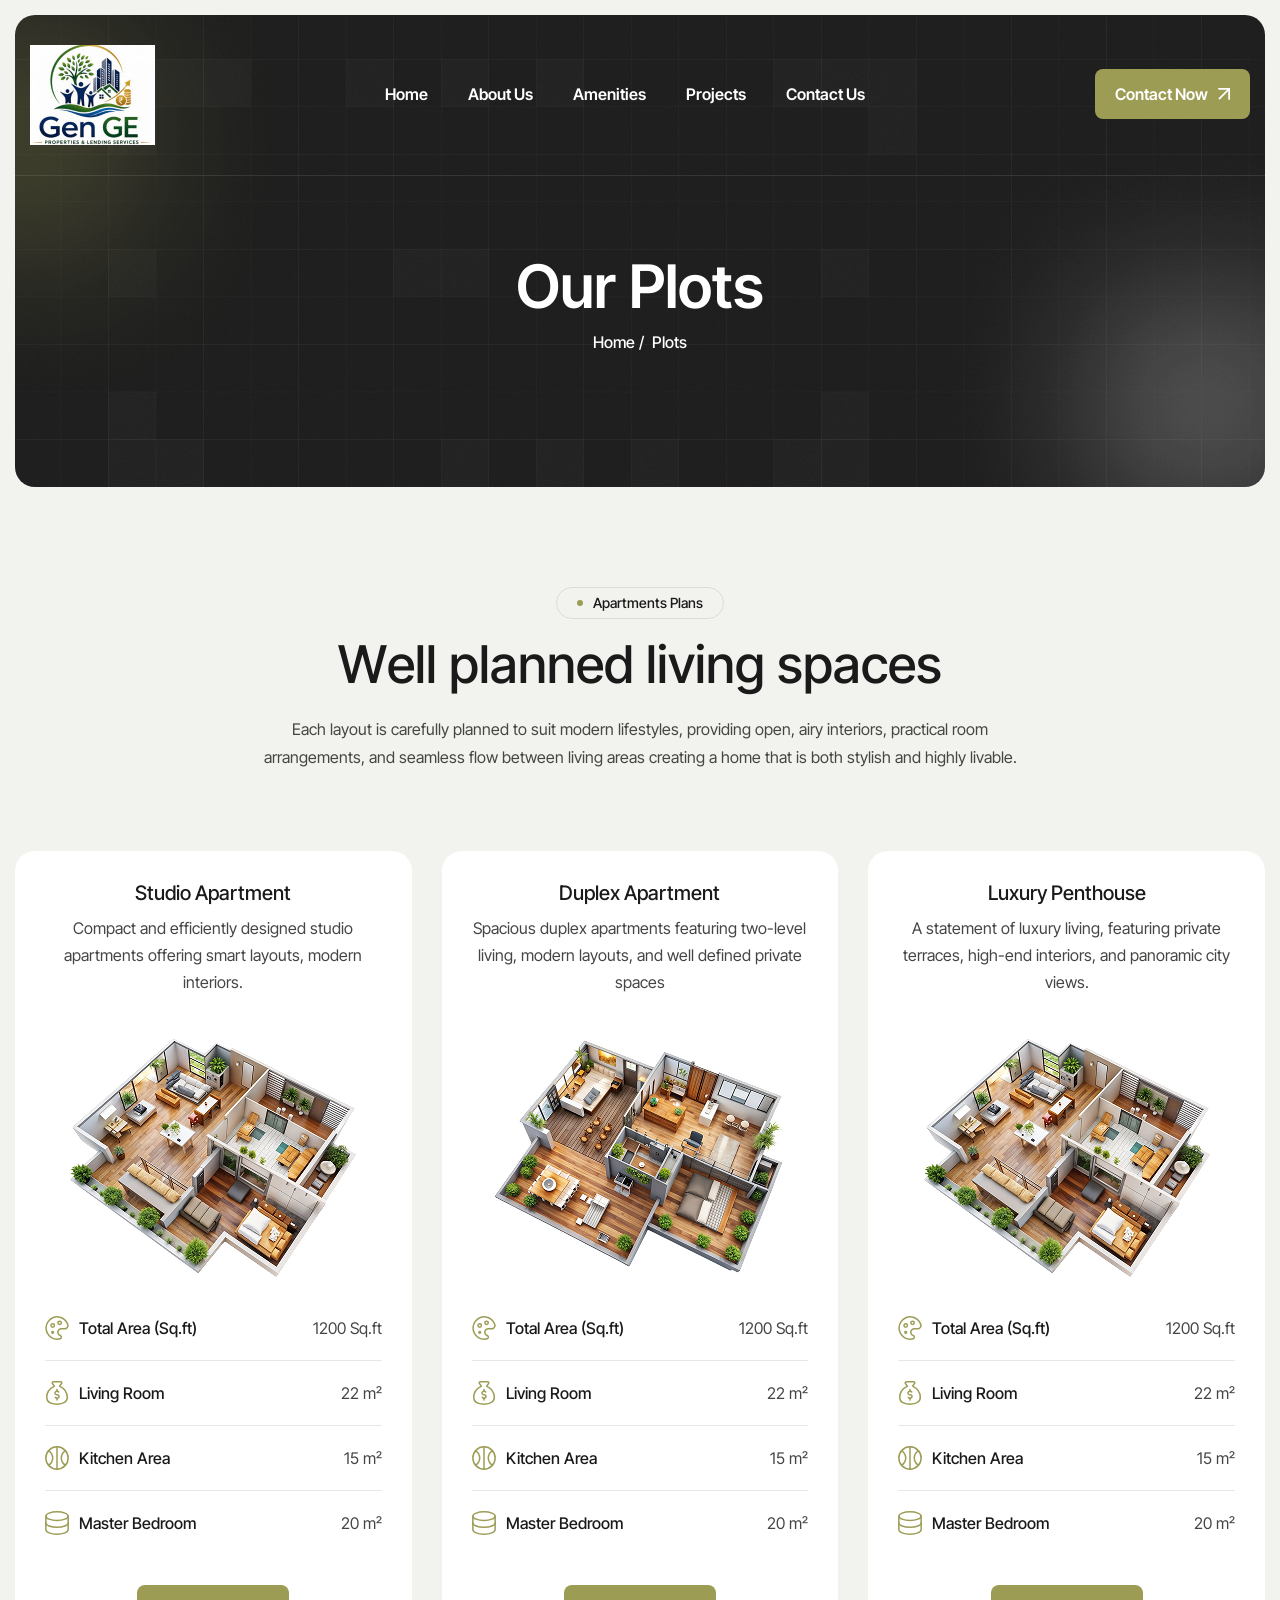
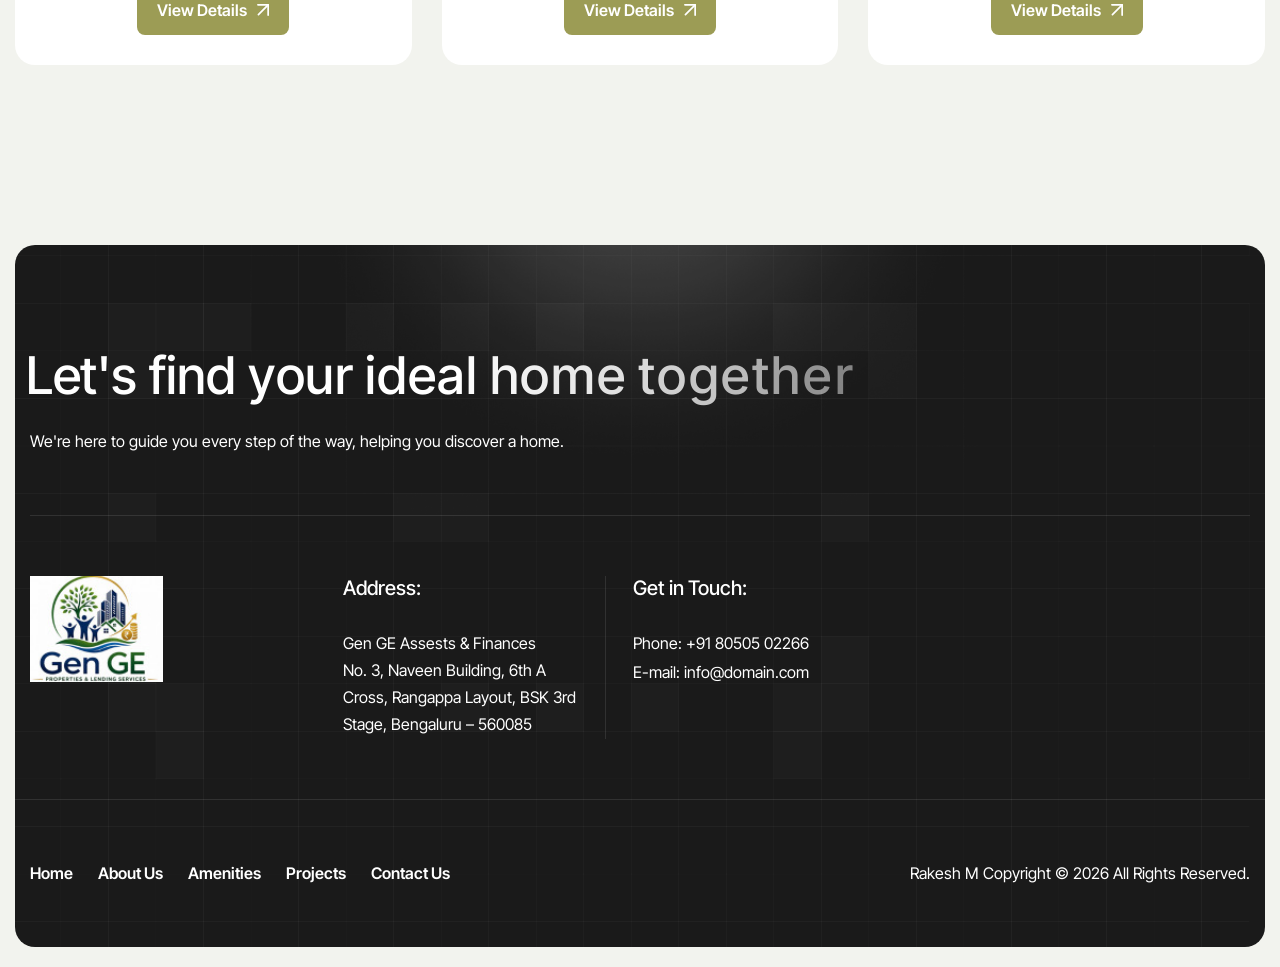
<file: plots.html>
<!doctype html>
<html lang="zxx">
  <!-- Mirrored from html.awaikenthemes.com/antila/amenities.html by HTTrack Website Copier/3.x [XR&CO'2014], Wed, 28 Jan 2026 15:28:40 GMT -->
  <head>
    <!-- Meta -->
    <meta charset="utf-8" />
    <meta http-equiv="X-UA-Compatible" content="IE=edge" />
    <meta
      name="viewport"
      content="width=device-width, initial-scale=1.0, maximum-scale=1"
    />
    <meta name="description" content="" />
    <meta name="keywords" content="" />
    <meta name="author" content="Awaiken" />
    <!-- Page Title -->
    <title>Gen GE Assests & Finances</title>
    <!-- Favicon Icon -->
    <link rel="shortcut icon" type="image/x-icon" href="/images/logo.jpeg" />
    <!-- Google Fonts Css-->
    <link rel="preconnect" href="https://fonts.googleapis.com/" />
    <link rel="preconnect" href="https://fonts.gstatic.com/" crossorigin />
    <link
      href="https://fonts.googleapis.com/css2?family=Inter+Tight:ital,wght@0,100..900;1,100..900&amp;display=swap"
      rel="stylesheet"
    />
    <!-- Bootstrap Css -->
    <link href="css/bootstrap.min.css" rel="stylesheet" media="screen" />
    <!-- SlickNav Css -->
    <link href="css/slicknav.min.css" rel="stylesheet" />
    <!-- Swiper Css -->
    <link rel="stylesheet" href="css/swiper-bundle.min.css" />
    <!-- Font Awesome Icon Css-->
    <link href="css/all.min.css" rel="stylesheet" media="screen" />
    <!-- Animated Css -->
    <link href="css/animate.css" rel="stylesheet" />
    <!-- Magnific Popup Core Css File -->
    <link rel="stylesheet" href="css/magnific-popup.css" />
    <!-- Mouse Cursor Css File -->
    <link rel="stylesheet" href="css/mousecursor.css" />
    <!-- Main Custom Css -->
    <link href="css/custom.css" rel="stylesheet" media="screen" />
  </head>
  <body>
    <!-- Preloader Start -->
    <div class="preloader">
      <div class="loading-container">
        <div class="loading"></div>
        <div id="loading-icon"><img src="/images/logo.jpeg" alt="" /></div>
      </div>
    </div>
    <!-- Preloader End -->

    <!-- Header Start -->
    <header class="main-header">
      <div class="header-sticky">
        <nav class="navbar navbar-expand-lg">
          <div class="container">
            <!-- Logo Start -->
            <a class="navbar-brand" href="index.html">
              <img src="/images/logo.jpeg" alt="Logo" />
            </a>
            <!-- Logo End -->

            <!-- Main Menu Start -->
            <div class="collapse navbar-collapse main-menu">
              <div class="nav-menu-wrapper">
                <ul class="navbar-nav mr-auto" id="menu">
                  <li class="nav-item submenu">
                    <a class="nav-link" href="index.html">Home</a>
                  </li>
                  <li class="nav-item">
                    <a class="nav-link" href="about.html">About Us</a>
                  </li>
                  <li class="nav-item">
                    <a class="nav-link" href="amenities.html">Amenities</a>
                  </li>
                  <li class="nav-item">
                    <a class="nav-link" href="projects.html">Projects</a>
                  </li>

                  <li class="nav-item">
                    <a class="nav-link" href="contact.html">Contact Us</a>
                  </li>
                </ul>
              </div>

              <!-- Header Btn Start -->
              <div class="header-btn">
                <a href="contact.html" class="btn-default btn-highlighted"
                  >Contact Now</a
                >
              </div>
              <!-- Header Btn End -->
            </div>
            <!-- Main Menu End -->
            <div class="navbar-toggle"></div>
          </div>
        </nav>
        <div class="responsive-menu"></div>
      </div>
    </header>
    <!-- Header End -->

    <!-- Page Header Section Start -->
    <div class="page-header dark-section">
      <div class="container">
        <div class="row">
          <div class="col-lg-12">
            <!-- Page Header Box Start -->
            <div class="page-header-box">
              <h1 class="text-anime-style-3" data-cursor="-opaque">
                Our Plots
              </h1>
              <nav class="wow fadeInUp">
                <ol class="breadcrumb">
                  <li class="breadcrumb-item">
                    <a href="index.html">home / </a>
                  </li>
                  <li class="breadcrumb-item active" aria-current="page">
                    Plots
                  </li>
                </ol>
              </nav>
            </div>
            <!-- Page Header Box End -->
          </div>
        </div>
      </div>
    </div>
    <!-- Page Header Section End -->

    <!-- Apartments Plans Section Start -->
    <div class="apartments-plans">
      <div class="container">
        <div class="row section-row">
          <div class="col-xl-12">
            <!-- Section Title Start -->
            <div class="section-title section-title-center">
              <span class="section-sub-title wow fadeInUp"
                >Apartments Plans</span
              >
              <h2 class="text-anime-style-3" data-cursor="-opaque">
                Well planned living spaces
              </h2>
              <p class="wow fadeInUp" data-wow-delay="0.2s">
                Each layout is carefully planned to suit modern lifestyles,
                providing open, airy interiors, practical room arrangements, and
                seamless flow between living areas creating a home that is both
                stylish and highly livable.
              </p>
            </div>
            <!-- Section Title End -->
          </div>
        </div>

        <div class="row">
          <div class="col-xl-4 col-md-6">
            <!-- Apartments Plan Item Start -->
            <div class="apartments-plan-item wow fadeInUp">
              <!-- Apartments Plan Item Content Start -->
              <div class="apartments-plan-item-content">
                <h3>Studio Apartment</h3>
                <p>
                  Compact and efficiently designed studio apartments offering
                  smart layouts, modern interiors.
                </p>
              </div>
              <!-- Apartments Plan Item Content End -->

              <!-- Apartments Plan Item Image Start -->
              <div class="apartments-plan-item-image">
                <figure>
                  <img src="images/apartments-plan-item-image-1.png" alt="" />
                </figure>
              </div>
              <!-- Apartments Plan Item Image End -->

              <!-- Apartments Amenity List Start -->
              <div class="apartments-plan-item-list">
                <ul>
                  <li>
                    <span
                      ><img
                        src="images/icon-apartments-amenity-1.svg"
                        alt=""
                      />Total Area (Sq.ft)</span
                    >1200 Sq.ft
                  </li>
                  <li>
                    <span
                      ><img
                        src="images/icon-apartments-amenity-2.svg"
                        alt=""
                      />Living Room</span
                    >22 m²
                  </li>
                  <li>
                    <span
                      ><img
                        src="images/icon-apartments-amenity-3.svg"
                        alt=""
                      />Kitchen Area</span
                    >15 m²
                  </li>
                  <li>
                    <span
                      ><img
                        src="images/icon-apartments-amenity-4.svg"
                        alt=""
                      />Master Bedroom</span
                    >20 m²
                  </li>
                </ul>
              </div>
              <!-- Apartments Amenity List End -->
              <button
                class="btn-default btn-highlighted view-details-btn"
                data-title="Studio Apartment"
                data-desc="Compact and efficiently designed studio apartments offering smart layouts."
                data-images='["images/apartments-plan-item-image-1.png","images/apartments-plan-item-image-2.png","images/apartments-plan-item-image-1.png"]'
              >
                View Details
              </button>
            </div>
            <!-- Apartments Plan Item End -->
          </div>

          <div class="col-xl-4 col-md-6">
            <!-- Apartments Plan Item Start -->
            <div
              class="apartments-plan-item wow fadeInUp"
              data-wow-delay="0.2s"
            >
              <!-- Apartments Plan Item Content Start -->
              <div class="apartments-plan-item-content">
                <h3>Duplex Apartment</h3>
                <p>
                  Spacious duplex apartments featuring two-level living, modern
                  layouts, and well defined private spaces
                </p>
              </div>
              <!-- Apartments Plan Item Content End -->

              <!-- Apartments Plan Item Image Start -->
              <div class="apartments-plan-item-image">
                <figure>
                  <img src="images/apartments-plan-item-image-2.png" alt="" />
                </figure>
              </div>
              <!-- Apartments Plan Item Image End -->

              <!-- Apartments Amenity List Start -->
              <div class="apartments-plan-item-list">
                <ul>
                  <li>
                    <span
                      ><img
                        src="images/icon-apartments-amenity-1.svg"
                        alt=""
                      />Total Area (Sq.ft)</span
                    >1200 Sq.ft
                  </li>
                  <li>
                    <span
                      ><img
                        src="images/icon-apartments-amenity-2.svg"
                        alt=""
                      />Living Room</span
                    >22 m²
                  </li>
                  <li>
                    <span
                      ><img
                        src="images/icon-apartments-amenity-3.svg"
                        alt=""
                      />Kitchen Area</span
                    >15 m²
                  </li>
                  <li>
                    <span
                      ><img
                        src="images/icon-apartments-amenity-4.svg"
                        alt=""
                      />Master Bedroom</span
                    >20 m²
                  </li>
                </ul>
              </div>

              <!-- Apartments Amenity List End -->
              <button
                class="btn-default btn-highlighted view-details-btn"
                data-title="Duplex Apartment"
                data-desc="Spacious duplex apartments with two-level modern living."
                data-images='["images/apartments-plan-item-image-2.png","images/apartments-plan-item-image-1.png","images/apartments-plan-item-image-2.png"]'
              >
                View Details
              </button>
            </div>
            <!-- Apartments Plan Item End -->
          </div>

          <div class="col-xl-4 col-md-6">
            <!-- Apartments Plan Item Start -->
            <div
              class="apartments-plan-item wow fadeInUp"
              data-wow-delay="0.4s"
            >
              <!-- Apartments Plan Item Content Start -->
              <div class="apartments-plan-item-content">
                <h3>Luxury Penthouse</h3>
                <p>
                  A statement of luxury living, featuring private terraces,
                  high-end interiors, and panoramic city views.
                </p>
              </div>
              <!-- Apartments Plan Item Content End -->

              <!-- Apartments Plan Item Image Start -->
              <div class="apartments-plan-item-image">
                <figure>
                  <img src="images/apartments-plan-item-image-1.png" alt="" />
                </figure>
              </div>
              <!-- Apartments Plan Item Image End -->

              <!-- Apartments Amenity List Start -->
              <div class="apartments-plan-item-list">
                <ul>
                  <li>
                    <span
                      ><img
                        src="images/icon-apartments-amenity-1.svg"
                        alt=""
                      />Total Area (Sq.ft)</span
                    >1200 Sq.ft
                  </li>
                  <li>
                    <span
                      ><img
                        src="images/icon-apartments-amenity-2.svg"
                        alt=""
                      />Living Room</span
                    >22 m²
                  </li>
                  <li>
                    <span
                      ><img
                        src="images/icon-apartments-amenity-3.svg"
                        alt=""
                      />Kitchen Area</span
                    >15 m²
                  </li>
                  <li>
                    <span
                      ><img
                        src="images/icon-apartments-amenity-4.svg"
                        alt=""
                      />Master Bedroom</span
                    >20 m²
                  </li>
                </ul>
              </div>
              <!-- Apartments Amenity List End -->
              <button
                class="btn-default btn-highlighted view-details-btn"
                data-title="Luxury Penthouse"
                data-desc="High-end penthouse with private terrace and city views."
                data-images='["images/apartments-plan-item-image-1.png","images/apartments-plan-item-image-2.png","images/apartments-plan-item-image-1.png"]'
              >
                View Details
              </button>
            </div>
            <!-- Apartments Plan Item End -->
          </div>
        </div>
      </div>
    </div>
    <!-- Apartments Plans Section End -->

    <!-- Main Footer Start -->
    <footer
      class="main-footer-moon bg-section dark-section"
      style="margin-top: 50px"
    >
      <div class="container">
        <div class="row">
          <div class="col-lg-12">
            <!-- Footer Header Start -->
            <div class="footer-header-moon">
              <!-- Section Title Start -->
              <div class="section-title">
                <h2 class="text-anime-style-3" data-cursor="-opaque">
                  Let's find your ideal home together
                </h2>
                <p class="wow fadeInUp" data-wow-delay="0.2s">
                  We're here to guide you every step of the way, helping you
                  discover a home.
                </p>
              </div>
              <!-- Section Title End -->
            </div>
            <!-- Footer Header End -->
          </div>

          <div class="col-xl-3">
            <!-- About Footer Start -->
            <div class="about-footer-moon">
              <!-- Footer Logo Start -->
              <div class="footer-logo-moon">
                <img src="/images/logo.jpeg" alt="" />
              </div>
              <!-- Footer Logo End -->
            </div>
            <!-- About Footer End -->
          </div>

          <div class="col-xl-9">
            <!-- Footer Links Box Start -->
            <div class="footer-contact-box-moon">
              <!-- Footer Contact Item Start -->
              <div class="footer-contact-item-moon">
                <h3>Address:</h3>
                <p>
                  Gen GE Assests & Finances<br />
                  No. 3, Naveen Building, 6th A Cross, Rangappa Layout, BSK 3rd
                  Stage, Bengaluru – 560085
                </p>
              </div>
              <!-- Footer Contact Item End -->

              <!-- Footer Contact Item Start -->
              <div class="footer-contact-item-moon">
                <h3>Get in Touch:</h3>
                <p>Phone: <a href="tel:80505 02266">+91 80505 02266</a></p>
                <p>
                  E-mail: <a href="mailto:info@domai.com">info@domain.com</a>
                </p>
              </div>
              <!-- Footer Contact Item End -->
            </div>
            <!-- Footer Body End -->
          </div>
        </div>
      </div>

      <!-- Footer Copyright Start -->
      <div class="footer-copyright-moon">
        <div class="container">
          <div class="row">
            <div class="col-lg-12">
              <!-- Footer Copyright Box Start -->
              <div class="footer-copyright-box-moon">
                <!-- Footer Menu Start -->
                <div class="footer-menu-moon">
                  <ul>
                    <li><a href="index-3.html">home</a></li>
                    <li><a href="about.html">about Us</a></li>
                    <li><a href="amenities.html">Amenities</a></li>
                    <li><a href="projects.html">Projects</a></li>
                    <li><a href="contact.html">contact Us</a></li>
                  </ul>
                </div>
                <!-- Footer Menu End -->

                <!-- Footer Copyright Text Start -->
                <div class="footer-copyright-text-moon">
                  <p>Rakesh M Copyright © 2026 All Rights Reserved.</p>
                </div>
                <!-- Footer Copyright Text End -->
              </div>
              <!-- Footer Copyright Box End -->
            </div>
          </div>
        </div>
      </div>
      <!-- Footer Copyright End -->
    </footer>
    <!-- Main Footer End -->

    <!-- Apartment Details Modal with Slider -->
    <div class="modal fade" id="apartmentModal" tabindex="-1">
      <div class="modal-dialog modal-xl modal-dialog-centered">
        <div class="modal-content">
          <div class="modal-header">
            <h5 class="modal-title" id="modalTitle"></h5>
            <button
              type="button"
              class="btn-close"
              data-bs-dismiss="modal"
            ></button>
          </div>

          <div class="modal-body">
            <!-- Swiper -->
            <div class="swiper apartmentSwiper">
              <div class="swiper-wrapper" id="modalSlider"></div>

              <!-- Controls -->
              <div class="swiper-button-next"></div>
              <div class="swiper-button-prev"></div>
              <div class="swiper-pagination"></div>
            </div>

            <p class="mt-3 text-center" id="modalDesc"></p>
          </div>
        </div>
      </div>
    </div>

    <!-- Jquery Library File -->
    <script src="js/jquery-3.7.1.min.js"></script>
    <!-- Bootstrap js file -->
    <script src="js/bootstrap.min.js"></script>
    <!-- Validator js file -->
    <script src="js/validator.min.js"></script>
    <!-- SlickNav js file -->
    <script src="js/jquery.slicknav.js"></script>
    <!-- Swiper js file -->
    <script src="js/swiper-bundle.min.js"></script>
    <!-- Counter js file -->
    <script src="js/jquery.waypoints.min.js"></script>
    <script src="js/jquery.counterup.min.js"></script>
    <!-- Magnific js file -->
    <script src="js/jquery.magnific-popup.min.js"></script>
    <!-- SmoothScroll -->
    <script src="js/SmoothScroll.js"></script>
    <!-- Parallax js -->
    <script src="js/parallaxie.js"></script>
    <!-- MagicCursor js file -->
    <script src="js/gsap.min.js"></script>
    <script src="js/magiccursor.js"></script>
    <!-- Text Effect js file -->
    <script src="js/SplitText.min.js"></script>
    <script src="js/ScrollTrigger.min.js"></script>
    <!-- YTPlayer js File -->
    <script src="js/jquery.mb.YTPlayer.min.js"></script>
    <!-- Wow js file -->
    <script src="js/wow.min.js"></script>
    <!-- Main Custom js file -->
    <script src="js/function.js"></script>
  </body>

  <!-- Mirrored from html.awaikenthemes.com/antila/amenities.html by HTTrack Website Copier/3.x [XR&CO'2014], Wed, 28 Jan 2026 15:28:41 GMT -->
</html>
</file>
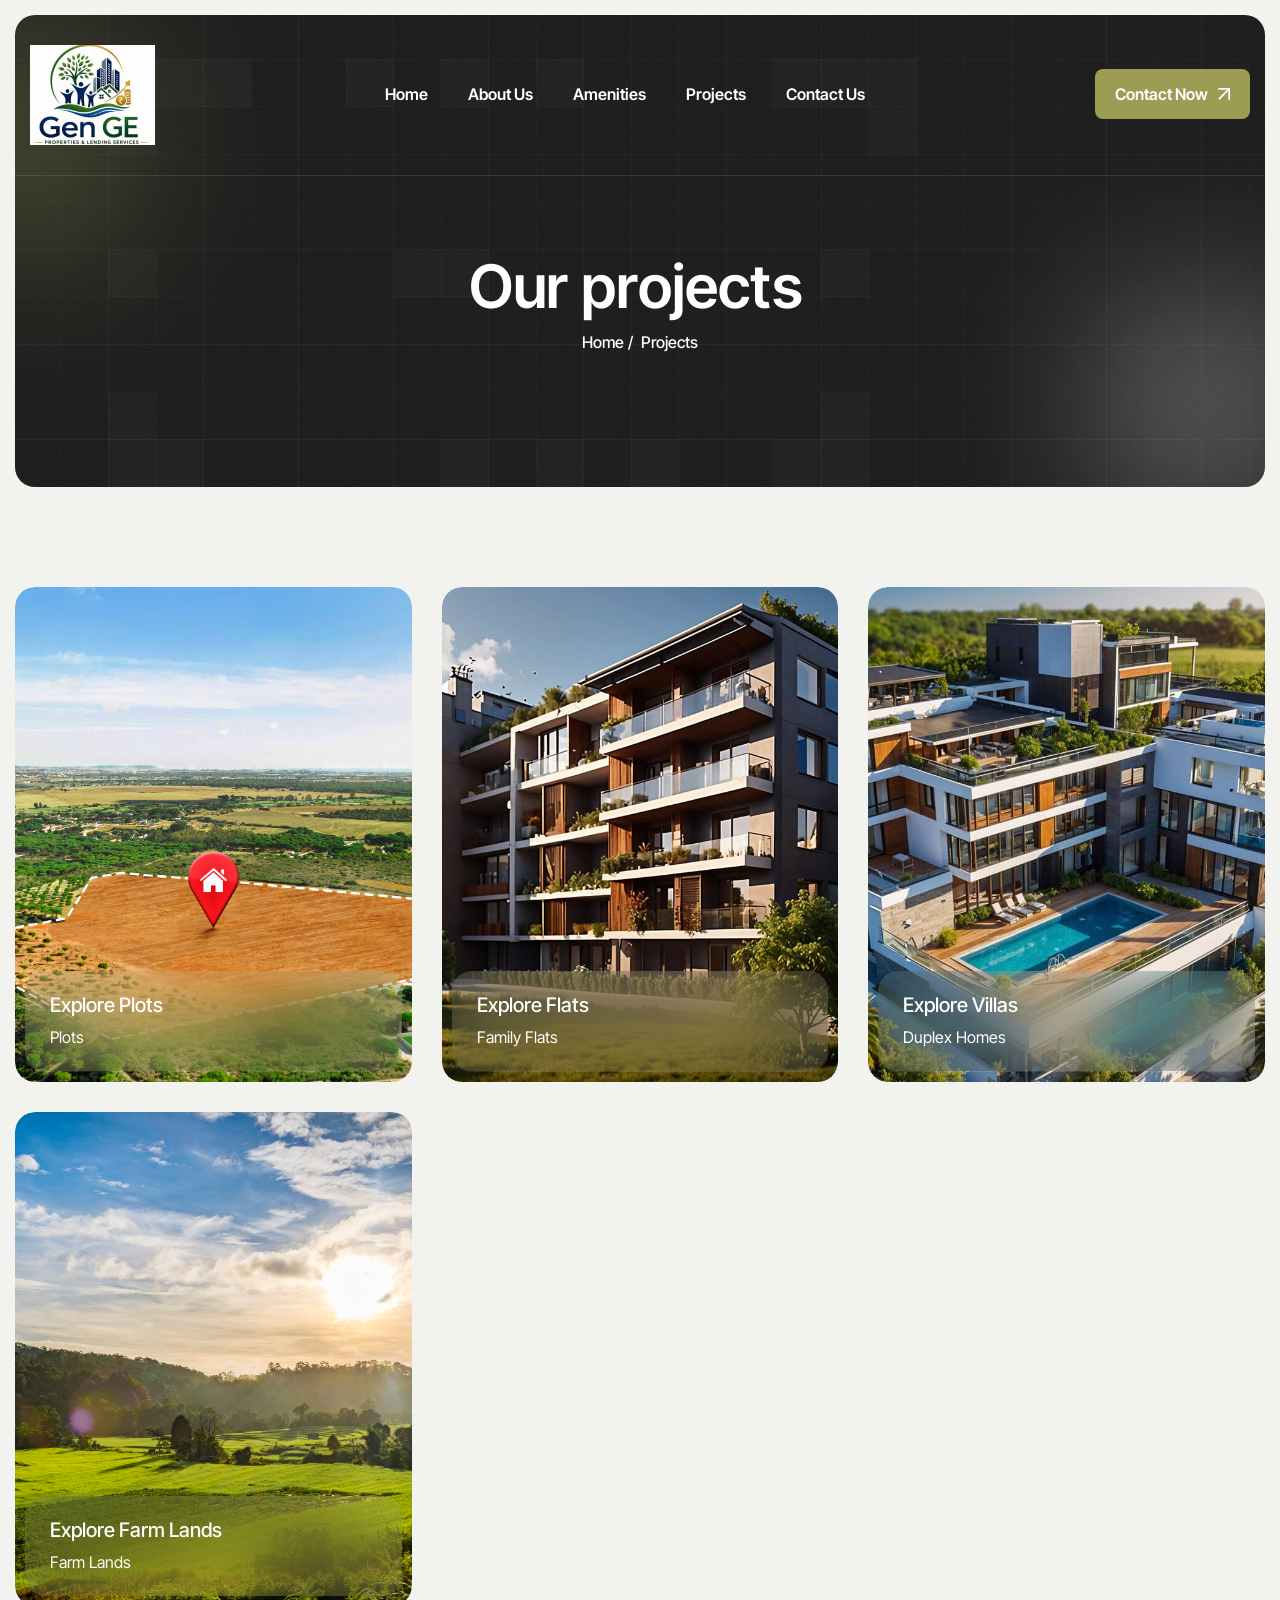
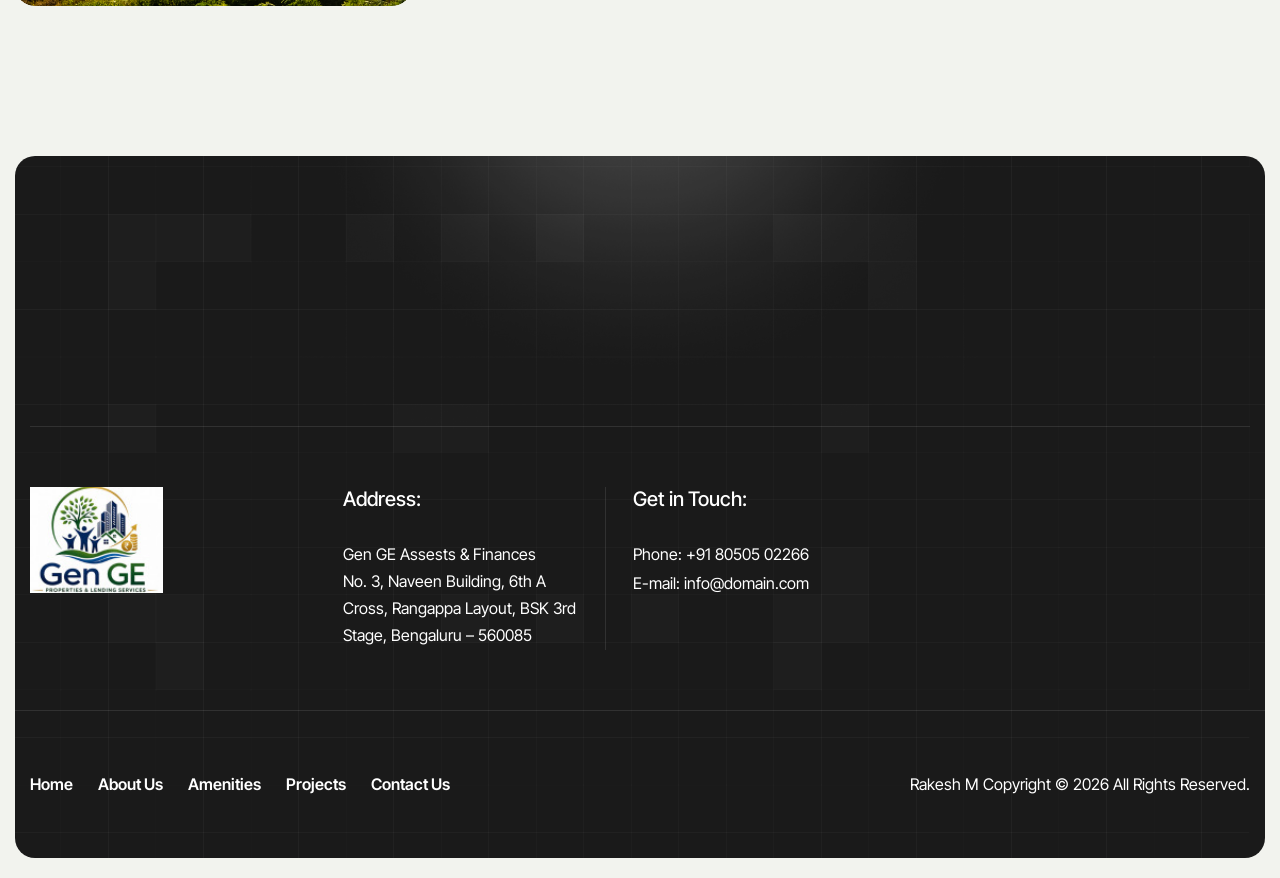
<file: projects.html>
<!doctype html>
<html lang="zxx">
  <!-- Mirrored from html.awaikenthemes.com/antila/projects.html by HTTrack Website Copier/3.x [XR&CO'2014], Wed, 28 Jan 2026 15:28:44 GMT -->
  <head>
    <!-- Meta -->
    <meta charset="utf-8" />
    <meta http-equiv="X-UA-Compatible" content="IE=edge" />
    <meta
      name="viewport"
      content="width=device-width, initial-scale=1.0, maximum-scale=1"
    />
    <meta name="description" content="" />
    <meta name="keywords" content="" />
    <meta name="author" content="Awaiken" />
    <!-- Page Title -->
    <title>Gen GE Assests & Finances</title>
    <!-- Favicon Icon -->
    <link rel="shortcut icon" type="image/x-icon" href="/images/logo.jpeg" />
    <!-- Google Fonts Css-->
    <link rel="preconnect" href="https://fonts.googleapis.com/" />
    <link rel="preconnect" href="https://fonts.gstatic.com/" crossorigin />
    <link
      href="https://fonts.googleapis.com/css2?family=Inter+Tight:ital,wght@0,100..900;1,100..900&amp;display=swap"
      rel="stylesheet"
    />
    <!-- Bootstrap Css -->
    <link href="css/bootstrap.min.css" rel="stylesheet" media="screen" />
    <!-- SlickNav Css -->
    <link href="css/slicknav.min.css" rel="stylesheet" />
    <!-- Swiper Css -->
    <link rel="stylesheet" href="css/swiper-bundle.min.css" />
    <!-- Font Awesome Icon Css-->
    <link href="css/all.min.css" rel="stylesheet" media="screen" />
    <!-- Animated Css -->
    <link href="css/animate.css" rel="stylesheet" />
    <!-- Magnific Popup Core Css File -->
    <link rel="stylesheet" href="css/magnific-popup.css" />
    <!-- Mouse Cursor Css File -->
    <link rel="stylesheet" href="css/mousecursor.css" />
    <!-- Main Custom Css -->
    <link href="css/custom.css" rel="stylesheet" media="screen" />
  </head>
  <body>
    <!-- Preloader Start -->
    <div class="preloader">
      <div class="loading-container">
        <div class="loading"></div>
        <div id="loading-icon"><img src="/images/logo.jpeg" alt="" /></div>
      </div>
    </div>
    <!-- Preloader End -->

    <!-- Header Start -->
    <header class="main-header">
      <div class="header-sticky">
        <nav class="navbar navbar-expand-lg">
          <div class="container">
            <!-- Logo Start -->
            <a class="navbar-brand" href="index.html">
              <img src="/images/logo.jpeg" alt="Logo" />
            </a>
            <!-- Logo End -->

            <!-- Main Menu Start -->
            <div class="collapse navbar-collapse main-menu">
              <div class="nav-menu-wrapper">
                <ul class="navbar-nav mr-auto" id="menu">
                  <li class="nav-item submenu">
                    <a class="nav-link" href="index.html">Home</a>
                  </li>
                  <li class="nav-item">
                    <a class="nav-link" href="about.html">About Us</a>
                  </li>
                  <li class="nav-item">
                    <a class="nav-link" href="amenities.html">Amenities</a>
                  </li>
                  <li class="nav-item">
                    <a class="nav-link" href="projects.html">Projects</a>
                  </li>

                  <li class="nav-item">
                    <a class="nav-link" href="contact.html">Contact Us</a>
                  </li>
                </ul>
              </div>

              <!-- Header Btn Start -->
              <div class="header-btn">
                <a href="contact.html" class="btn-default btn-highlighted"
                  >Contact Now</a
                >
              </div>
              <!-- Header Btn End -->
            </div>
            <!-- Main Menu End -->
            <div class="navbar-toggle"></div>
          </div>
        </nav>
        <div class="responsive-menu"></div>
      </div>
    </header>
    <!-- Header End -->

    <!-- Page Header Section Start -->
    <div class="page-header dark-section">
      <div class="container">
        <div class="row">
          <div class="col-lg-12">
            <!-- Page Header Box Start -->
            <div class="page-header-box">
              <h1 class="text-anime-style-3" data-cursor="-opaque">
                Our projects
              </h1>
              <nav class="wow fadeInUp">
                <ol class="breadcrumb">
                  <li class="breadcrumb-item">
                    <a href="index.html">home / </a>
                  </li>
                  <li class="breadcrumb-item active" aria-current="page">
                    projects
                  </li>
                </ol>
              </nav>
            </div>
            <!-- Page Header Box End -->
          </div>
        </div>
      </div>
    </div>
    <!-- Page Header Section End -->

    <!-- Page Projects Start -->
    <div class="page-projects">
      <div class="container">
        <div class="row">
          <!-- <div class="col-xl-4 col-md-6">
         
            <div class="project-item wow fadeInUp">
          
              <div class="project-item-image">
                <a href="project1.html" data-cursor-text="View">
                  <figure>
                    <img src="images/project-1.jpg" alt="" />
                  </figure>
                </a>
              </div>
             
              <div class="project-item-btn">
                <a href="project-single.html"
                  ><img src="images/arrow-white.svg" alt=""
                /></a>
              </div>
           
              <div class="project-item-content">
                <h2><a href="project-single.html">Skyline Residency</a></h2>
                <p><a href="#">Luxury Apartments</a></p>
              </div>
           
            </div>
          
          </div> -->
          <div class="col-xl-4 col-md-6">
            <!-- Project Item Start -->
            <div class="project-item wow fadeInUp" data-wow-delay="0.4s">
              <!-- Project Item Image Start -->
              <div class="project-item-image">
                <a href="plots.html" data-cursor-text="View">
                  <figure>
                    <img
                      src="images/beautiful-landscape-with-small-village.jpg"
                      alt=""
                    />
                  </figure>
                </a>
              </div>
              <!-- Project Item Image End -->

              <!-- Project Item Btn Start -->
              <div class="project-item-btn">
                <a href="plots.html"
                  ><img src="images/arrow-white.svg" alt=""
                /></a>
              </div>
              <!-- Project Item Btn End -->

              <!-- Project Item Content Start -->
              <div class="project-item-content">
                <h2><a href="plots.html">Explore Plots</a></h2>
                <p><a href="#">Plots</a></p>
              </div>
              <!-- Project Item Content End -->
            </div>
            <!-- Project Item End -->
          </div>

          <div class="col-xl-4 col-md-6">
            <!-- Project Item Start -->
            <div class="project-item wow fadeInUp" data-wow-delay="0.6s">
              <!-- Project Item Image Start -->
              <div class="project-item-image">
                <a href="sites.html" data-cursor-text="View">
                  <figure>
                    <img src="images/project-6.jpg" alt="" />
                  </figure>
                </a>
              </div>
              <!-- Project Item Image End -->

              <!-- Project Item Btn Start -->
              <div class="project-item-btn">
                <a href="sites.html"
                  ><img src="images/arrow-white.svg" alt=""
                /></a>
              </div>
              <!-- Project Item Btn End -->

              <!-- Project Item Content Start -->
              <div class="project-item-content">
                <h2><a href="sites.html">Explore Flats</a></h2>
                <p><a href="#">Family Flats</a></p>
              </div>
              <!-- Project Item Content End -->
            </div>
            <!-- Project Item End -->
          </div>

          <div class="col-xl-4 col-md-6">
            <!-- Project Item Start -->
            <div class="project-item wow fadeInUp" data-wow-delay="0.8s">
              <!-- Project Item Image Start -->
              <div class="project-item-image">
                <a href="villas.html" data-cursor-text="View">
                  <figure>
                    <img src="images/project-4.jpg" alt="" />
                  </figure>
                </a>
              </div>
              <!-- Project Item Image End -->

              <!-- Project Item Btn Start -->
              <div class="project-item-btn">
                <a href="villas.html"
                  ><img src="images/arrow-white.svg" alt=""
                /></a>
              </div>
              <!-- Project Item Btn End -->

              <!-- Project Item Content Start -->
              <div class="project-item-content">
                <h2><a href="villas.html">Explore Villas</a></h2>
                <p><a href="#">Duplex Homes</a></p>
              </div>
              <!-- Project Item Content End -->
            </div>
            <!-- Project Item End -->
          </div>
          <div class="col-xl-4 col-md-6">
            <!-- Project Item Start -->
            <div class="project-item wow fadeInUp" data-wow-delay="0.8s">
              <!-- Project Item Image Start -->
              <div class="project-item-image">
                <a href="farmlands.html" data-cursor-text="View">
                  <figure>
                    <img
                      src="images/sunset-rice-farm-field-thailand.jpg"
                      alt=""
                    />
                  </figure>
                </a>
              </div>
              <!-- Project Item Image End -->

              <!-- Project Item Btn Start -->
              <div class="project-item-btn">
                <a href="farmlands.html"
                  ><img src="images/arrow-white.svg" alt=""
                /></a>
              </div>
              <!-- Project Item Btn End -->

              <!-- Project Item Content Start -->
              <div class="project-item-content">
                <h2><a href="farmlands.html">Explore Farm Lands</a></h2>
                <p><a href="#">Farm Lands</a></p>
              </div>
              <!-- Project Item Content End -->
            </div>
            <!-- Project Item End -->
          </div>

          <div class="col-xl-4 col-md-6 d-none">
            <!-- Project Item Start -->
            <div class="project-item wow fadeInUp" data-wow-delay="0.8s">
              <!-- Project Item Image Start -->
              <div class="project-item-image">
                <a href="project-single.html" data-cursor-text="View">
                  <figure>
                    <img src="images/project-5.jpg" alt="" />
                  </figure>
                </a>
              </div>
              <!-- Project Item Image End -->

              <!-- Project Item Btn Start -->
              <div class="project-item-btn">
                <a href="project-single.html"
                  ><img src="images/arrow-white.svg" alt=""
                /></a>
              </div>
              <!-- Project Item Btn End -->

              <!-- Project Item Content Start -->
              <div class="project-item-content">
                <h2>
                  <a href="project-single.html">Urban Crest Residences</a>
                </h2>
                <p><a href="#">Premium Apartments</a></p>
              </div>
              <!-- Project Item Content End -->
            </div>
            <!-- Project Item End -->
          </div>
        </div>
      </div>
    </div>
    <!-- Page Projects End -->
    <!-- Main Footer Start -->
    <footer
      class="main-footer-moon bg-section dark-section"
      style="margin-top: 50px"
    >
      <div class="container">
        <div class="row">
          <div class="col-lg-12">
            <!-- Footer Header Start -->
            <div class="footer-header-moon">
              <!-- Section Title Start -->
              <div class="section-title">
                <h2 class="text-anime-style-3" data-cursor="-opaque">
                  Let's find your ideal home together
                </h2>
                <p class="wow fadeInUp" data-wow-delay="0.2s">
                  We're here to guide you every step of the way, helping you
                  discover a home.
                </p>
              </div>
              <!-- Section Title End -->
            </div>
            <!-- Footer Header End -->
          </div>

          <div class="col-xl-3">
            <!-- About Footer Start -->
            <div class="about-footer-moon">
              <!-- Footer Logo Start -->
              <div class="footer-logo-moon">
                <img src="/images/logo.jpeg" alt="" />
              </div>
              <!-- Footer Logo End -->
            </div>
            <!-- About Footer End -->
          </div>

          <div class="col-xl-9">
            <!-- Footer Links Box Start -->
            <div class="footer-contact-box-moon">
              <!-- Footer Contact Item Start -->
              <div class="footer-contact-item-moon">
                <h3>Address:</h3>
                <p>
                  Gen GE Assests & Finances<br />
                  No. 3, Naveen Building, 6th A Cross, Rangappa Layout, BSK 3rd
                  Stage, Bengaluru – 560085
                </p>
              </div>
              <!-- Footer Contact Item End -->

              <!-- Footer Contact Item Start -->
              <div class="footer-contact-item-moon">
                <h3>Get in Touch:</h3>
                <p>Phone: <a href="tel:80505 02266">+91 80505 02266</a></p>
                <p>
                  E-mail: <a href="mailto:info@domai.com">info@domain.com</a>
                </p>
              </div>
              <!-- Footer Contact Item End -->
            </div>
            <!-- Footer Body End -->
          </div>
        </div>
      </div>

      <!-- Footer Copyright Start -->
      <div class="footer-copyright-moon">
        <div class="container">
          <div class="row">
            <div class="col-lg-12">
              <!-- Footer Copyright Box Start -->
              <div class="footer-copyright-box-moon">
                <!-- Footer Menu Start -->
                <div class="footer-menu-moon">
                  <ul>
                    <li><a href="index-3.html">home</a></li>
                    <li><a href="about.html">about Us</a></li>
                    <li><a href="amenities.html">Amenities</a></li>
                    <li><a href="projects.html">Projects</a></li>
                    <li><a href="contact.html">contact Us</a></li>
                  </ul>
                </div>
                <!-- Footer Menu End -->

                <!-- Footer Copyright Text Start -->
                <div class="footer-copyright-text-moon">
                  <p>Rakesh M Copyright © 2026 All Rights Reserved.</p>
                </div>
                <!-- Footer Copyright Text End -->
              </div>
              <!-- Footer Copyright Box End -->
            </div>
          </div>
        </div>
      </div>
      <!-- Footer Copyright End -->
    </footer>
    <!-- Main Footer End -->

    <!-- Jquery Library File -->
    <script src="js/jquery-3.7.1.min.js"></script>
    <!-- Bootstrap js file -->
    <script src="js/bootstrap.min.js"></script>
    <!-- Validator js file -->
    <script src="js/validator.min.js"></script>
    <!-- SlickNav js file -->
    <script src="js/jquery.slicknav.js"></script>
    <!-- Swiper js file -->
    <script src="js/swiper-bundle.min.js"></script>
    <!-- Counter js file -->
    <script src="js/jquery.waypoints.min.js"></script>
    <script src="js/jquery.counterup.min.js"></script>
    <!-- Magnific js file -->
    <script src="js/jquery.magnific-popup.min.js"></script>
    <!-- SmoothScroll -->
    <script src="js/SmoothScroll.js"></script>
    <!-- Parallax js -->
    <script src="js/parallaxie.js"></script>
    <!-- MagicCursor js file -->
    <script src="js/gsap.min.js"></script>
    <script src="js/magiccursor.js"></script>
    <!-- Text Effect js file -->
    <script src="js/SplitText.min.js"></script>
    <script src="js/ScrollTrigger.min.js"></script>
    <!-- YTPlayer js File -->
    <script src="js/jquery.mb.YTPlayer.min.js"></script>
    <!-- Wow js file -->
    <script src="js/wow.min.js"></script>
    <!-- Main Custom js file -->
    <script src="js/function.js"></script>
  </body>

  <!-- Mirrored from html.awaikenthemes.com/antila/projects.html by HTTrack Website Copier/3.x [XR&CO'2014], Wed, 28 Jan 2026 15:28:44 GMT -->
</html>
</file>
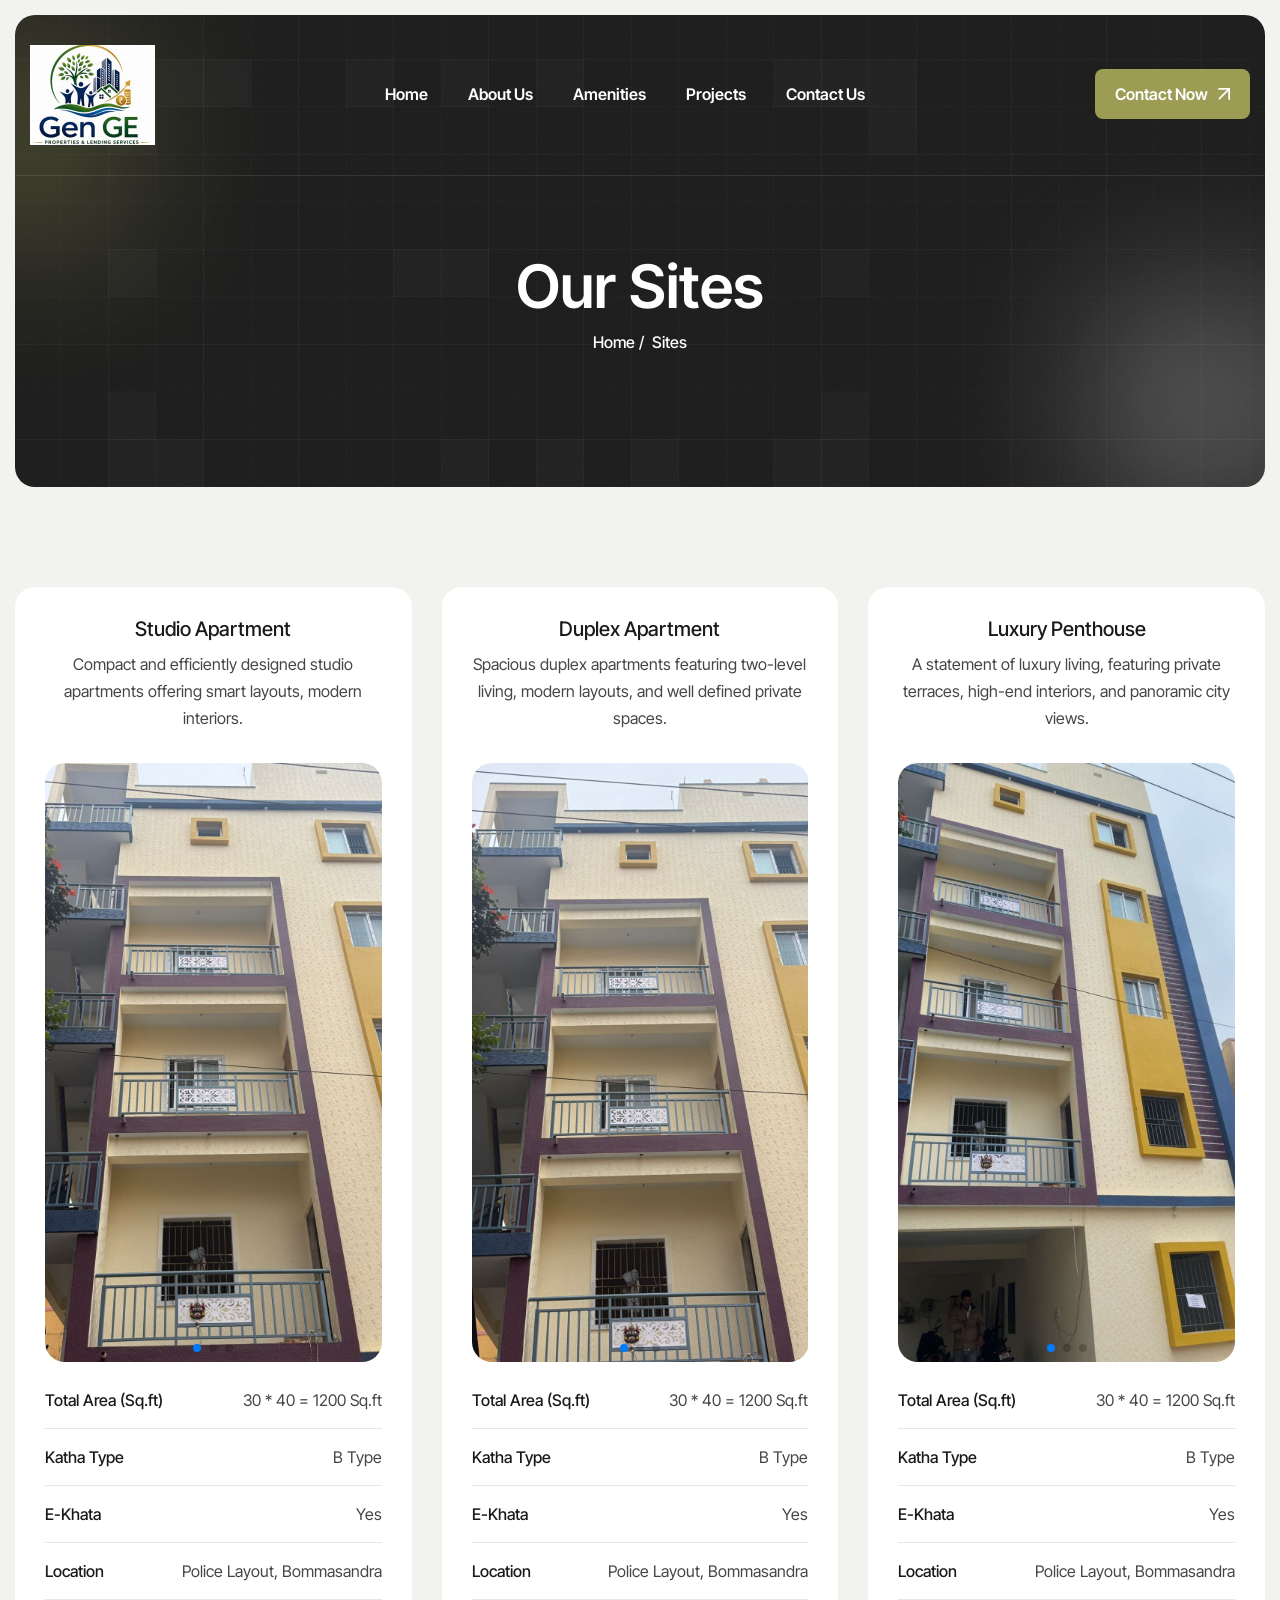
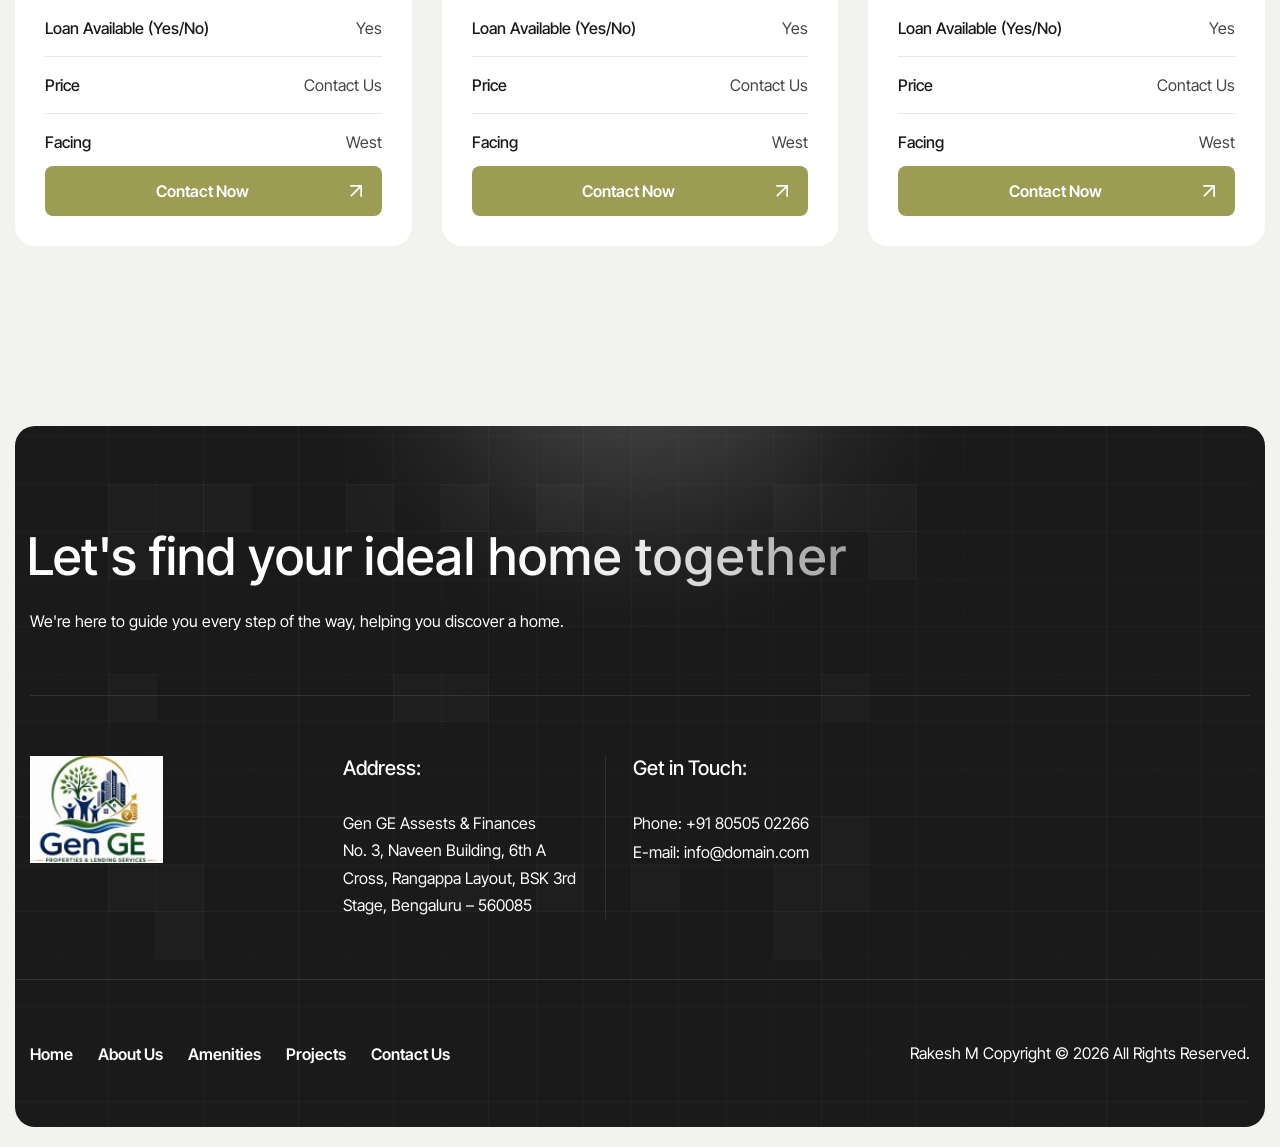
<file: sites.html>
<!doctype html>
<html lang="zxx">
  <!-- Mirrored from html.awaikenthemes.com/antila/amenities.html by HTTrack Website Copier/3.x [XR&CO'2014], Wed, 28 Jan 2026 15:28:40 GMT -->
  <head>
    <!-- Meta -->
    <meta charset="utf-8" />
    <meta http-equiv="X-UA-Compatible" content="IE=edge" />
    <meta
      name="viewport"
      content="width=device-width, initial-scale=1.0, maximum-scale=1"
    />
    <meta name="description" content="" />
    <meta name="keywords" content="" />
    <meta name="author" content="Awaiken" />
    <!-- Page Title -->
    <title>Gen GE Assests & Finances</title>
    <!-- Favicon Icon -->
    <link rel="shortcut icon" type="image/x-icon" href="/images/logo.jpeg" />
    <!-- Google Fonts Css-->
    <link rel="preconnect" href="https://fonts.googleapis.com/" />
    <link rel="preconnect" href="https://fonts.gstatic.com/" crossorigin />
    <link
      href="https://fonts.googleapis.com/css2?family=Inter+Tight:ital,wght@0,100..900;1,100..900&amp;display=swap"
      rel="stylesheet"
    />
    <!-- Bootstrap Css -->
    <link href="css/bootstrap.min.css" rel="stylesheet" media="screen" />
    <link
      rel="stylesheet"
      href="https://cdnjs.cloudflare.com/ajax/libs/font-awesome/6.5.1/css/all.min.css"
      integrity="sha512-DTOQO9RWCH3ppGqcWaEA1BIZOC6xxalwEsw9c2QQeAIftl+Vegovlnee1c9QX4P0b6S4z5T9d4j+X2f2a0rZQ=="
      crossorigin="anonymous"
      referrerpolicy="no-referrer"
    />

    <!-- SlickNav Css -->
    <link href="css/slicknav.min.css" rel="stylesheet" />
    <!-- Swiper Css -->
    <link rel="stylesheet" href="css/swiper-bundle.min.css" />
    <!-- Font Awesome Icon Css-->
    <link href="css/all.min.css" rel="stylesheet" media="screen" />
    <!-- Animated Css -->
    <link href="css/animate.css" rel="stylesheet" />
    <!-- Magnific Popup Core Css File -->
    <link rel="stylesheet" href="css/magnific-popup.css" />
    <!-- Mouse Cursor Css File -->
    <link rel="stylesheet" href="css/mousecursor.css" />
    <!-- Main Custom Css -->
    <link href="css/custom.css" rel="stylesheet" media="screen" />
  </head>
  <body>
    <!-- Preloader Start -->
    <div class="preloader">
      <div class="loading-container">
        <div class="loading"></div>
        <div id="loading-icon"><img src="/images/logo.jpeg" alt="" /></div>
      </div>
    </div>
    <!-- Preloader End -->

    <!-- Header Start -->
    <header class="main-header">
      <div class="header-sticky">
        <nav class="navbar navbar-expand-lg">
          <div class="container">
            <!-- Logo Start -->
            <a class="navbar-brand" href="index.html">
              <img src="/images/logo.jpeg" alt="Logo" />
            </a>
            <!-- Logo End -->

            <!-- Main Menu Start -->
            <div class="collapse navbar-collapse main-menu">
              <div class="nav-menu-wrapper">
                <ul class="navbar-nav mr-auto" id="menu">
                  <li class="nav-item submenu">
                    <a class="nav-link" href="index.html">Home</a>
                  </li>
                  <li class="nav-item">
                    <a class="nav-link" href="about.html">About Us</a>
                  </li>
                  <li class="nav-item">
                    <a class="nav-link" href="amenities.html">Amenities</a>
                  </li>
                  <li class="nav-item">
                    <a class="nav-link" href="projects.html">Projects</a>
                  </li>

                  <li class="nav-item">
                    <a class="nav-link" href="contact.html">Contact Us</a>
                  </li>
                </ul>
              </div>

              <!-- Header Btn Start -->
              <div class="header-btn">
                <a href="contact.html" class="btn-default btn-highlighted"
                  >Contact Now</a
                >
              </div>
              <!-- Header Btn End -->
            </div>
            <!-- Main Menu End -->
            <div class="navbar-toggle"></div>
          </div>
        </nav>
        <div class="responsive-menu"></div>
      </div>
    </header>
    <!-- Header End -->

    <!-- Page Header Section Start -->
    <div class="page-header dark-section">
      <div class="container">
        <div class="row">
          <div class="col-lg-12">
            <!-- Page Header Box Start -->
            <div class="page-header-box">
              <h1 class="text-anime-style-3" data-cursor="-opaque">
                Our Sites
              </h1>
              <nav class="wow fadeInUp">
                <ol class="breadcrumb">
                  <li class="breadcrumb-item">
                    <a href="index.html">home / </a>
                  </li>
                  <li class="breadcrumb-item active" aria-current="page">
                    sites
                  </li>
                </ol>
              </nav>
            </div>
            <!-- Page Header Box End -->
          </div>
        </div>
      </div>
    </div>
    <!-- Page Header Section End -->

    <!-- Apartments Plans Section -->
    <div class="apartments-plans">
      <div class="container">
        <div class="row">
          <!-- Studio -->
          <div class="col-xl-4 col-md-6">
            <div class="apartments-plan-item">
              <div class="apartments-plan-item-content">
                <h3>Studio Apartment</h3>
                <p>
                  Compact and efficiently designed studio apartments offering
                  smart layouts, modern interiors.
                </p>
              </div>

              <!-- Slider -->
              <div class="apartments-plan-item-image">
                <div class="swiper apartmentCardSwiper">
                  <div class="swiper-wrapper">
                    <div class="swiper-slide">
                      <a href="images/bulding1.jpeg" class="gallery-item">
                        <img src="images/bulding1.jpeg" />
                      </a>
                    </div>
                    <div class="swiper-slide">
                      <a href="images/bulding2.jpeg" class="gallery-item">
                        <img src="images/bulding2.jpeg" />
                      </a>
                    </div>
                    <div class="swiper-slide">
                      <a href="images/bulding3.jpeg" class="gallery-item">
                        <img src="images/bulding3.jpeg" />
                      </a>
                    </div>
                  </div>
                  <div class="swiper-pagination"></div>
                </div>
              </div>

              <!-- Details -->
              <div class="apartments-plan-item-list">
                <ul>
                  <li><span>Total Area (Sq.ft)</span>30 * 40 = 1200 Sq.ft</li>

                  <li><span>Katha Type</span>B Type</li>
                  <li><span>E-Khata</span>Yes</li>
                  <li><span>Location</span>Police Layout, Bommasandra</li>
                  <li><span>Loan Available (Yes/No)</span>Yes</li>

                  <li><span>Price</span>Contact Us</li>
                  <li><span>Facing</span>West</li>
                </ul>
              </div>

              <a
                href="contact.html"
                class="btn-default btn-highlighted d-block text-center mt-3"
                >Contact Now</a
              >
            </div>
          </div>

          <!-- Duplex -->
          <div class="col-xl-4 col-md-6">
            <div class="apartments-plan-item">
              <div class="apartments-plan-item-content">
                <h3>Duplex Apartment</h3>
                <p>
                  Spacious duplex apartments featuring two-level living, modern
                  layouts, and well defined private spaces.
                </p>
              </div>

              <div class="apartments-plan-item-image">
                <div class="swiper apartmentCardSwiper">
                  <div class="swiper-wrapper">
                    <div class="swiper-slide">
                      <a href="images/bulding2.jpeg" class="gallery-item"
                        ><img src="images/bulding2.jpeg"
                      /></a>
                    </div>
                    <div class="swiper-slide">
                      <a href="images/bulding3.jpeg" class="gallery-item"
                        ><img src="images/bulding3.jpeg"
                      /></a>
                    </div>
                    <div class="swiper-slide">
                      <a href="images/bulding1.jpeg" class="gallery-item"
                        ><img src="images/bulding1.jpeg"
                      /></a>
                    </div>
                  </div>
                  <div class="swiper-pagination"></div>
                </div>
              </div>

              <div class="apartments-plan-item-list">
                <ul>
                  <li><span>Total Area (Sq.ft)</span>30 * 40 = 1200 Sq.ft</li>

                  <li><span>Katha Type</span>B Type</li>
                  <li><span>E-Khata</span>Yes</li>
                  <li><span>Location</span>Police Layout, Bommasandra</li>
                  <li><span>Loan Available (Yes/No)</span>Yes</li>

                  <li><span>Price</span>Contact Us</li>
                  <li><span>Facing</span>West</li>
                </ul>
              </div>

              <a
                href="contact.html"
                class="btn-default btn-highlighted d-block text-center mt-3"
                >Contact Now</a
              >
            </div>
          </div>

          <!-- Penthouse -->
          <div class="col-xl-4 col-md-6">
            <div class="apartments-plan-item">
              <div class="apartments-plan-item-content">
                <h3>Luxury Penthouse</h3>
                <p>
                  A statement of luxury living, featuring private terraces,
                  high-end interiors, and panoramic city views.
                </p>
              </div>

              <div class="apartments-plan-item-image">
                <div class="swiper apartmentCardSwiper">
                  <div class="swiper-wrapper">
                    <div class="swiper-slide">
                      <a href="images/bulding3.jpeg" class="gallery-item"
                        ><img src="images/bulding3.jpeg"
                      /></a>
                    </div>
                    <div class="swiper-slide">
                      <a href="images/bulding1.jpeg" class="gallery-item"
                        ><img src="images/bulding1.jpeg"
                      /></a>
                    </div>
                    <div class="swiper-slide">
                      <a href="images/bulding2.jpeg" class="gallery-item"
                        ><img src="images/bulding2.jpeg"
                      /></a>
                    </div>
                  </div>
                  <div class="swiper-pagination"></div>
                </div>
              </div>

              <div class="apartments-plan-item-list">
                <ul>
                  <li><span>Total Area (Sq.ft)</span>30 * 40 = 1200 Sq.ft</li>

                  <li><span>Katha Type</span>B Type</li>
                  <li><span>E-Khata</span>Yes</li>
                  <li><span>Location</span>Police Layout, Bommasandra</li>
                  <li><span>Loan Available (Yes/No)</span>Yes</li>

                  <li><span>Price</span>Contact Us</li>
                  <li><span>Facing</span>West</li>
                </ul>
                <!-- <ul>
                  <li>
                    <span
                      ><img src="images/icon-apartments-amenity-1.svg" />Total
                      Area (Sq.ft)</span
                    >1200 Sq.ft
                  </li>
                  <li>
                    <span
                      ><img src="images/icon-apartments-amenity-2.svg" />Living
                      Room</span
                    >22 m²
                  </li>
                  <li>
                    <span
                      ><img src="images/icon-apartments-amenity-3.svg" />Kitchen
                      Area</span
                    >15 m²
                  </li>
                  <li>
                    <span
                      ><img src="images/icon-apartments-amenity-4.svg" />Master
                      Bedroom</span
                    >20 m²
                  </li>
                </ul> -->
              </div>

              <a
                href="contact.html"
                class="btn-default btn-highlighted d-block text-center mt-3"
                >Contact Now</a
              >
            </div>
          </div>
        </div>
      </div>
    </div>

    <!-- Main Footer Start -->
    <footer
      class="main-footer-moon bg-section dark-section"
      style="margin-top: 50px"
    >
      <div class="container">
        <div class="row">
          <div class="col-lg-12">
            <!-- Footer Header Start -->
            <div class="footer-header-moon">
              <!-- Section Title Start -->
              <div class="section-title">
                <h2 class="text-anime-style-3" data-cursor="-opaque">
                  Let's find your ideal home together
                </h2>
                <p class="wow fadeInUp" data-wow-delay="0.2s">
                  We're here to guide you every step of the way, helping you
                  discover a home.
                </p>
              </div>
              <!-- Section Title End -->
            </div>
            <!-- Footer Header End -->
          </div>

          <div class="col-xl-3">
            <!-- About Footer Start -->
            <div class="about-footer-moon">
              <!-- Footer Logo Start -->
              <div class="footer-logo-moon">
                <img src="/images/logo.jpeg" alt="" />
              </div>
              <!-- Footer Logo End -->
            </div>
            <!-- About Footer End -->
          </div>

          <div class="col-xl-9">
            <!-- Footer Links Box Start -->
            <div class="footer-contact-box-moon">
              <!-- Footer Contact Item Start -->
              <div class="footer-contact-item-moon">
                <h3>Address:</h3>
                <p>
                  Gen GE Assests & Finances<br />
                  No. 3, Naveen Building, 6th A Cross, Rangappa Layout, BSK 3rd
                  Stage, Bengaluru – 560085
                </p>
              </div>
              <!-- Footer Contact Item End -->

              <!-- Footer Contact Item Start -->
              <div class="footer-contact-item-moon">
                <h3>Get in Touch:</h3>
                <p>Phone: <a href="tel:80505 02266">+91 80505 02266</a></p>
                <p>
                  E-mail: <a href="mailto:info@domai.com">info@domain.com</a>
                </p>
              </div>
              <!-- Footer Contact Item End -->
            </div>
            <!-- Footer Body End -->
          </div>
        </div>
      </div>

      <!-- Footer Copyright Start -->
      <div class="footer-copyright-moon">
        <div class="container">
          <div class="row">
            <div class="col-lg-12">
              <!-- Footer Copyright Box Start -->
              <div class="footer-copyright-box-moon">
                <!-- Footer Menu Start -->
                <div class="footer-menu-moon">
                  <ul>
                    <li><a href="index-3.html">home</a></li>
                    <li><a href="about.html">about Us</a></li>
                    <li><a href="amenities.html">Amenities</a></li>
                    <li><a href="projects.html">Projects</a></li>
                    <li><a href="contact.html">contact Us</a></li>
                  </ul>
                </div>
                <!-- Footer Menu End -->

                <!-- Footer Copyright Text Start -->
                <div class="footer-copyright-text-moon">
                  <p>Rakesh M Copyright © 2026 All Rights Reserved.</p>
                </div>
                <!-- Footer Copyright Text End -->
              </div>
              <!-- Footer Copyright Box End -->
            </div>
          </div>
        </div>
      </div>
      <!-- Footer Copyright End -->
    </footer>
    <!-- Main Footer End -->

    <!-- Jquery Library File -->
    <script src="js/jquery-3.7.1.min.js"></script>
    <!-- Bootstrap js file -->
    <script src="js/bootstrap.min.js"></script>
    <!-- Validator js file -->
    <script src="js/validator.min.js"></script>
    <!-- SlickNav js file -->
    <script src="js/jquery.slicknav.js"></script>
    <!-- Swiper js file -->
    <script src="js/swiper-bundle.min.js"></script>
    <!-- Counter js file -->
    <script src="js/jquery.waypoints.min.js"></script>
    <script src="js/jquery.counterup.min.js"></script>
    <!-- Magnific js file -->
    <script src="js/jquery.magnific-popup.min.js"></script>
    <!-- SmoothScroll -->
    <script src="js/SmoothScroll.js"></script>
    <!-- Parallax js -->
    <script src="js/parallaxie.js"></script>
    <!-- MagicCursor js file -->
    <script src="js/gsap.min.js"></script>
    <script src="js/magiccursor.js"></script>
    <!-- Text Effect js file -->
    <script src="js/SplitText.min.js"></script>
    <script src="js/ScrollTrigger.min.js"></script>
    <!-- YTPlayer js File -->
    <script src="js/jquery.mb.YTPlayer.min.js"></script>
    <!-- Wow js file -->
    <script src="js/wow.min.js"></script>
    <!-- Main Custom js file -->
    <script src="js/function.js"></script>
  </body>

  <!-- Mirrored from html.awaikenthemes.com/antila/amenities.html by HTTrack Website Copier/3.x [XR&CO'2014], Wed, 28 Jan 2026 15:28:41 GMT -->
</html>
</file>
<file: css/custom.css>
/* ----------------------------------------------------------------------------------------
* Author        : Awaiken
* Template Name : Antila - Single Property and Apartment HTML Template
* File          : CSS File
* Version       : 1.0
* ---------------------------------------------------------------------------------------- */
/* INDEX
----------------------------------------------------------------------------------------
01. Global Variables
02. General css
03. Header css
04. Hero css
05. About Us css
06. Our Amenities css
07. Apartments Plans css
08. Intro Video css
09. Why Choose Us css
10. Our Projects css
11. Our Gallery css
12. CTA Box css
13. Our Team css
14. Our Testimonials css
15. Our Blog css
16. Footer css
17. About Us Page css
18. Amenities Page css
19. Amenity Single css
20. Blog Archive css
21. Blog Single css
22. Projects Page css
23. Project Single css
24. Team Page css
25. Team Single css
26. Testimonials Page css
27. Image Gallery css
28. Video Gallery css
29. FAQ's Page css
30. Contact Us Page css
31. 404 Error Page css
32.	Responsive css
33. Home - Version 2 css
34. Home - Version 3 css 
-------------------------------------------------------------------------------------- */

/************************************/
/*** 	 01. Global Variables	  ***/
/************************************/

:root {
  --primary-color: #1a1a1a;
  --secondary-color: #ffffff;
  --bg-color: #f2f3ee;
  --text-color: #454544;
  --accent-color: #9c9c55;
  --white-color: #ffffff;
  --divider-color: #1a1a1a1a;
  --dark-divider-color: #ffffff1a;
  --error-color: rgb(230, 87, 87);
  --default-font: "Inter Tight", sans-serif;
}

/************************************/
/*** 	   02. General css		  ***/
/************************************/

html,
body {
  width: 100%;
  overflow-x: clip;
}

body {
  font-family: var(--default-font);
  font-size: 16px;
  font-weight: 400;
  line-height: 1em;
  color: var(--text-color);
  background: var(--bg-color);
}

::-webkit-scrollbar-track {
  background-color: var(--primary-color);
  border-left: 1px solid var(--primary-color);
}

::-webkit-scrollbar {
  width: 7px;
  background-color: var(--accent-color);
}

::-webkit-scrollbar-thumb {
  background: var(--accent-color);
}

::selection {
  color: var(--primary-color);
  background-color: var(--accent-color);
  filter: invert(1);
}

p {
  line-height: 1.7em;
  margin-bottom: 1.5em;
}

h1,
h2,
h3,
h4,
h5,
h6 {
  font-weight: 500;
  line-height: 1.2em;
  color: var(--primary-color);
  margin: 0;
}

figure {
  margin: 0;
}

img {
  max-width: 100%;
}

a {
  text-decoration: none;
}

a:hover {
  text-decoration: none;
  outline: 0;
}

a:focus {
  text-decoration: none;
  outline: 0;
}

.container {
  max-width: 1300px;
}

.container,
.container-fluid,
.container-lg,
.container-md,
.container-sm,
.container-xl,
.container-xxl {
  padding-right: 15px;
  padding-left: 15px;
}

.image-anime {
  position: relative;
  overflow: hidden;
}

.image-anime:after {
  content: "";
  position: absolute;
  width: 200%;
  height: 0%;
  left: 50%;
  top: 50%;
  background-color: rgba(255, 255, 255, 0.3);
  transform: translate(-50%, -50%) rotate(-45deg);
  z-index: 1;
}

.image-anime:hover:after {
  height: 250%;
  transition: all 600ms linear;
  background-color: transparent;
}

.reveal {
  position: relative;
  display: -webkit-inline-box;
  display: -ms-inline-flexbox;
  display: inline-flex;
  visibility: hidden;
  overflow: hidden;
}

.reveal img {
  height: 100%;
  width: 100%;
  -o-object-fit: cover;
  object-fit: cover;
  -webkit-transform-origin: left;
  transform-origin: left;
}

.row {
  margin-right: -15px;
  margin-left: -15px;
}

.row > * {
  padding-right: 15px;
  padding-left: 15px;
}

.row.no-gutters {
  margin-right: 0px;
  margin-left: 0px;
}

.row.no-gutters > * {
  padding-right: 0px;
  padding-left: 0px;
}

.btn-default {
  position: relative;
  display: inline-block;
  font-size: 16px;
  font-weight: 600;
  line-height: 1em;
  text-transform: capitalize;
  color: var(--white-color);
  background: var(--accent-color);
  border-radius: 8px;
  padding: 17px 42px 17px 20px;
  border: none;
  overflow: hidden;
  transition: all 0.4s ease-in-out;
  z-index: 1;
}

.btn-default:hover {
  color: var(--white-color);
}

.btn-default::before {
  content: "";
  position: absolute;
  top: 50%;
  right: 20px;
  width: 12px;
  height: 12px;
  background-image: url("../images/arrow-white.svg");
  background-repeat: no-repeat;
  background-position: center center;
  background-size: cover;
  transform: translateY(-50%);
  transition: all 0.4s ease-in-out;
}

.btn-default:hover::before {
  transform: translateY(-50%) rotate(45deg);
}

.btn-default::after {
  content: "";
  position: absolute;
  top: 0;
  right: 0;
  bottom: 0;
  width: 0;
  height: 100%;
  background: var(--primary-color);
  transition: all 0.4s ease-in-out;
  z-index: -1;
}

.btn-default:hover::after {
  right: auto;
  left: 0;
  width: 100%;
}

.btn-default.btn-light {
  background-color: var(--dark-divider-color);
  backdrop-filter: blur(50px);
  -webkit-backdrop-filter: blur(50px);
}

.btn-default.btn-light:hover,
.btn-default.btn-highlighted:hover {
  color: var(--primary-color);
}

.btn-default.btn-light:hover:before,
.btn-default.btn-highlighted:hover:before {
  filter: brightness(0) invert(0);
}

.btn-default.btn-light::after,
.btn-default.btn-highlighted::after {
  background: var(--white-color);
}

.readmore-btn {
  position: relative;
  display: inline-block;
  font-weight: 600;
  line-height: 1.625em;
  text-transform: capitalize;
  color: var(--primary-color);
  padding-right: 35px;
  transition: all 0.4s ease-in-out;
}

.readmore-btn::before {
  content: "";
  position: absolute;
  top: 50%;
  transform: translateY(-50%);
  right: 0px;
  height: 26px;
  width: 26px;
  background-color: var(--accent-color);
  border-radius: 100px;
  background-image: url("../images/arrow-white.svg");
  background-repeat: no-repeat;
  background-position: center center;
  background-size: 8px auto;
  transition: all 0.4s ease-in-out;
}

.readmore-btn:hover::before {
  transform: translateY(-50%) rotate(45deg);
}

.cb-cursor:before {
  background: var(--accent-color);
}

.preloader {
  position: fixed;
  top: 0;
  left: 0;
  right: 0;
  bottom: 0;
  z-index: 1000;
  background: var(--primary-color);
  display: flex;
  align-items: center;
  justify-content: center;
}

.loading-container,
.loading {
  height: 100px;
  position: relative;
  width: 100px;
  border-radius: 100%;
}

.loading-container {
  margin: 40px auto;
}

.loading {
  border: 1px solid transparent;
  border-color: transparent var(--white-color) transparent var(--white-color);
  animation: rotate-loading 1.5s linear 0s infinite normal;
  transform-origin: 50% 50%;
}

.loading-container:hover .loading,
.loading-container .loading {
  transition: all 0.5s ease-in-out;
}

#loading-icon {
  position: absolute;
  top: 50%;
  left: 50%;
  max-width: 66px;
  transform: translate(-50%, -50%);
}

@keyframes rotate-loading {
  0% {
    transform: rotate(0deg);
  }
  100% {
    transform: rotate(360deg);
  }
}

.bg-section {
  width: 100%;
  max-width: 1820px;
  background-color: var(--secondary-color);
  border-radius: 20px;
  margin: 0 auto;
}

.bg-section .container-fluid {
  padding: 0;
}

.dark-section {
  background-color: var(--primary-color);
  background-image: url("../images/dark-section-bg-image.png");
  background-repeat: no-repeat;
  background-position: top center;
  background-size: cover;
}

.section-row {
  margin-bottom: 80px;
}

.section-row .section-title {
  margin-bottom: 0;
}

.section-row .section-title.section-title-center {
  width: 100%;
  max-width: 800px;
  margin: 0 auto;
  text-align: center;
}

.section-btn {
  text-align: right;
}

.section-content-btn .section-btn {
  margin-top: 30px;
  text-align: left;
}

.section-title-content p {
  margin-bottom: 20px;
}

.section-title-content p:last-child {
  margin-bottom: 0;
}

.section-title {
  margin-bottom: 40px;
}

.section-title .section-sub-title {
  position: relative;
  display: inline-block;
  font-size: 14px;
  font-weight: 500;
  text-transform: capitalize;
  line-height: 1em;
  color: var(--primary-color);
  border: 1px solid var(--divider-color);
  border-radius: 100px;
  padding: 8px 20px 8px 36px;
  margin-bottom: 15px;
}

.section-title .section-sub-title::before {
  content: "";
  position: absolute;
  left: 20px;
  top: 50%;
  transform: translateY(-50%);
  background: var(--accent-color);
  border-radius: 50%;
  width: 6px;
  height: 6px;
}

.section-title h1 {
  font-size: 60px;
  font-weight: 600;
  margin-bottom: 0;
  cursor: none;
}

.section-title h2 {
  font-size: 52px;
  margin-bottom: 0;
  cursor: none;
}

.section-title p {
  margin-top: 20px;
  margin-bottom: 0;
}

.dark-section .section-title .section-sub-title {
  border-color: var(--dark-divider-color);
}

.dark-section .section-title .section-sub-title,
.dark-section .section-title h1,
.dark-section .section-title h2,
.dark-section .section-title p,
.dark-section .section-title-content p {
  color: var(--white-color);
}

.help-block.with-errors ul {
  margin: 0;
  text-align: left;
}

.help-block.with-errors ul li {
  color: var(--error-color);
  font-weight: 500;
  font-size: 14px;
}

/************************************/
/**** 	    03. Header css		 ****/
/************************************/

header.main-header {
  position: absolute;
  top: 15px;
  left: 15px;
  right: 15px;
  border-bottom: 1px solid var(--dark-divider-color);
  z-index: 100;
}

header.main-header .header-sticky {
  position: relative;
  top: 0;
  z-index: 100;
}

header.main-header .header-sticky.hide {
  transform: translateY(-100%);
  transition: transform 0.3s ease-in-out;
}

header.main-header .header-sticky.active {
  position: fixed;
  top: 0;
  left: 15px;
  right: 15px;
  transform: translateY(0);
  background: var(--primary-color);
  border-bottom: 1px solid var(--dark-divider-color);
  border-radius: 0 0 20px 20px;
}

.navbar {
  padding: 30px 0;
  align-items: center;
}

.navbar-brand {
  padding: 0;
  margin: 0;
}

.main-menu .nav-menu-wrapper {
  flex: 1;
  text-align: center;
  margin: 0 1.042vw;
}

.main-menu .nav-menu-wrapper > ul {
  align-items: center;
  display: inline-flex;
}

.main-menu ul li {
  margin: 0 10px;
  position: relative;
}

.main-menu ul li a {
  font-size: 16px;
  font-weight: 600;
  line-height: 1.2em;
  padding: 12px 10px !important;
  color: var(--white-color);
  background: transparent;
  border-radius: 0px;
  text-transform: capitalize;
  transition: all 0.3s ease-in-out;
}

.main-menu ul li.submenu > a:after {
  content: "\f107";
  font-family: "FontAwesome";
  font-weight: 900;
  font-size: 14px;
  margin-left: 8px;
  display: none;
}

.main-menu ul li a:hover,
.main-menu ul li a:focus {
  color: var(--accent-color);
}

.main-menu ul ul {
  visibility: hidden;
  opacity: 0;
  transform: scale(1, 0.8);
  transform-origin: top;
  padding: 0;
  margin: 0;
  list-style: none;
  width: 235px;
  border-radius: 20px;
  position: absolute;
  left: 0;
  top: 100%;
  background: var(--accent-color);
  transition: all 0.3s ease-in-out;
  text-align: left;
}

.main-menu ul li.submenu:first-child ul {
  width: 235px;
}

.main-menu ul ul ul {
  left: 100%;
  top: 0;
  text-align: left;
}

.main-menu ul li:hover > ul {
  visibility: visible;
  opacity: 1;
  transform: scale(1, 1);
  padding: 5px 0;
}

.main-menu ul li.submenu ul li.submenu > a:after {
  content: "\f105";
  float: right;
}

.main-menu ul ul li {
  margin: 0;
  padding: 0;
}

.main-menu ul ul li a {
  color: var(--white-color);
  padding: 6px 20px !important;
  transition: all 0.3s ease-in-out;
}

.main-menu ul ul li a:hover,
.main-menu ul ul li a:focus {
  color: var(--primary-color);
  background-color: transparent;
  padding: 6px 20px 6px 23px !important;
}

.main-menu ul li.highlighted-menu {
  display: none;
}

.responsive-menu,
.navbar-toggle {
  display: none;
}

.responsive-menu {
  position: relative;
  top: 0;
}

.slicknav_btn {
  background: var(--accent-color);
  padding: 0;
  display: flex;
  align-items: center;
  justify-content: center;
  width: 38px;
  height: 38px;
  margin: 0;
  border-radius: 6px;
}

.slicknav_icon .slicknav_icon-bar {
  display: block;
  width: 100%;
  height: 3px;
  width: 22px;
  background-color: var(--white-color);
  border-radius: 6px;
  margin: 4px auto !important;
  transition: all 0.1s ease-in-out;
}

.slicknav_icon .slicknav_icon-bar:first-child {
  margin-top: 0 !important;
}

.slicknav_icon .slicknav_icon-bar:last-child {
  margin-bottom: 0 !important;
}

.navbar-toggle
  a.slicknav_btn.slicknav_open
  .slicknav_icon
  span.slicknav_icon-bar:nth-child(1) {
  transform: rotate(-45deg) translate(-5px, 5px);
}

.navbar-toggle
  a.slicknav_btn.slicknav_open
  .slicknav_icon
  span.slicknav_icon-bar:nth-child(2) {
  opacity: 0;
}

.navbar-toggle
  a.slicknav_btn.slicknav_open
  .slicknav_icon
  span.slicknav_icon-bar:nth-child(3) {
  transform: rotate(45deg) translate(-5px, -5px);
}

.slicknav_menu {
  position: absolute;
  width: 100%;
  padding: 0;
  background: var(--accent-color);
}

.slicknav_menu ul {
  margin: 5px 0;
}

.slicknav_menu ul ul {
  margin: 0;
}

.slicknav_nav .slicknav_row,
.slicknav_nav li a {
  position: relative;
  font-size: 16px;
  font-weight: 600;
  text-transform: capitalize;
  padding: 7px 20px;
  color: var(--white-color);
  line-height: normal;
  margin: 0;
  border-radius: 0 !important;
  transition: all 0.3s ease-in-out;
}

.slicknav_nav a:hover,
.slicknav_nav a:focus,
.slicknav_nav .slicknav_row:hover {
  background-color: transparent;
  color: var(--primary-color);
}

.slicknav_menu ul ul li a {
  padding: 7px 20px 7px 30px;
}

.slicknav_arrow {
  font-size: 0 !important;
}

.slicknav_arrow:after {
  content: "\f107";
  position: absolute;
  font-family: "FontAwesome";
  font-weight: 900;
  font-size: 12px;
  margin-left: 8px;
  color: var(--white-color);
  right: 15px;
  top: 50%;
  transform: translateY(-50%);
  transition: all 0.3s ease-out;
  display: none;
}

.slicknav_open > a .slicknav_arrow:after {
  transform: translateY(-50%) rotate(-180deg);
  color: var(--primary-color);
}

/************************************/
/*** 	    04. Hero css	      ***/
/************************************/

.hero {
  background-image: url("../images/hero-bg-image.png");
  border-radius: 20px;
  padding: 230px 0 0;
  margin: 15px 15px 0 15px;
}

.hero-content {
  max-width: 990px;
  text-align: center;
  margin: 0 auto;
}

.hero-content .section-title .section-sub-title {
  background-color: var(--dark-divider-color);
}

.hero-content .section-title p {
  max-width: 800px;
  margin-left: auto;
  margin-right: auto;
}

.hero-content-btn {
  display: flex;
  flex-wrap: wrap;
  align-items: center;
  justify-content: center;
  gap: 30px;
}

.hero-image-box {
  position: relative;
  text-align: center;
  margin-top: 70px;
  overflow: hidden;
}

.hero-image {
  position: relative;
  margin-bottom: -30px;
  z-index: 1;
}

.hero-image figure {
  display: block;
  max-width: 1115px;
  border-radius: 20px 20px 0 0;
  margin: 0 auto;
}

.hero-image img {
  width: 100%;
  aspect-ratio: 1 / 0.426;
  object-fit: cover;
  border-radius: 20px 20px 0 0;
}

.hero-image-title {
  position: absolute;
  left: 0;
  right: 0;
  bottom: -50px;
}

.hero-image-title h2 {
  font-size: 20.833vw;
  opacity: 20%;
  font-weight: 600;
  line-height: 0.85em;
  letter-spacing: 0.1em;
  background: linear-gradient(
    0deg,
    rgba(255, 255, 255, 0) 0%,
    var(--white-color) 100%
  );
  background-clip: text;
  -webkit-background-clip: text;
  -webkit-text-fill-color: transparent;
}

/************************************/
/*** 	   05. About Us css	      ***/
/************************************/

.about-us {
  padding: 100px 0;
}

.about-us .section-row .section-title.section-title-center {
  max-width: 1230px;
}

.about-us-counter-list {
  display: flex;
  flex-wrap: wrap;
  gap: 40px 3.125vw;
}

.about-us-counter-item {
  position: relative;
  width: calc(33.33% - 2.083vw);
}

.about-us-counter-item::before {
  content: "";
  position: absolute;
  top: 0;
  bottom: 0;
  right: -1.563vw;
  background: var(--divider-color);
  width: 1px;
  height: 100%;
}

.about-us-counter-item:nth-child(4n + 4):before,
.about-us-counter-item:last-child:before {
  display: none;
}

.about-us-counter-item h2 {
  font-size: 52px;
  font-weight: 600;
}

.about-us-counter-item p {
  margin: 10px 0 0;
}

.company-supports-slider-box {
  margin-top: 80px;
}

.company-supports-content {
  display: flex;
  align-items: center;
  justify-content: space-between;
  gap: 30px;
  margin-bottom: 40px;
  text-align: center;
}

.company-supports-content hr {
  height: 1px;
  flex-grow: 1;
  color: var(--divider-color);
  opacity: 1;
  margin: 0;
}

.company-supports-content p {
  margin-bottom: 0;
}

.company-supports-slider {
  padding: 0 2.083vw;
}

.company-supports-logo {
  text-align: center;
}

.company-supports-logo img {
  width: 100%;
  max-width: 170px;
  height: 40px;
}

/************************************/
/*** 	 06. Our Amenities css    ***/
/************************************/

.our-amenities {
  background-image: url("../images/section-bg-image-1.png");
  background-position: top -80px right -80px;
  background-repeat: no-repeat;
  background-size: auto;
  padding: 100px 0;
}

.amenity-item {
  position: relative;
  border-radius: 20px;
  min-height: 380px;
  height: calc(100% - 30px);
  margin-bottom: 30px;
  padding: 40px;
  overflow: hidden;
}

.amenity-item:before {
  content: "";
  position: absolute;
  top: 0;
  left: 0;
  right: 0;
  bottom: 0;
  background: var(--bg-color);
  border-radius: 0;
  width: 100%;
  height: 100%;
  transition: all 0.5s ease-in-out;
  z-index: 1;
}

.amenity-item.active::before,
.amenity-item:hover::before {
  transform: translate(0%, -100%);
}

.amenity-item-image {
  position: absolute;
  top: 0;
  left: 0;
  right: 0;
  bottom: 0;
  opacity: 0;
  transition: all 0.4s ease-in-out;
}

.amenity-item.active .amenity-item-image,
.amenity-item:hover .amenity-item-image {
  opacity: 1;
}

.amenity-item-image::after {
  content: "";
  position: absolute;
  top: 0;
  left: 0;
  right: 0;
  bottom: 0;
  background-color: var(--primary-color);
  opacity: 50%;
  width: 100%;
  height: 100%;
}

.amenity-item-image figure {
  display: block;
  width: 100%;
  height: 100%;
}

.amenity-item-image img {
  width: 100%;
  height: 100%;
  object-fit: cover;
}

.amenity-item-content-box {
  position: relative;
  display: flex;
  flex-direction: column;
  justify-content: space-between;
  gap: 30px;
  height: 100%;
  z-index: 2;
}

.amenity-item-header .icon-box {
  position: relative;
  height: 50px;
  width: 50px;
  background-color: var(--accent-color);
  border-radius: 50%;
  display: flex;
  align-items: center;
  justify-content: center;
  overflow: hidden;
  margin-bottom: 20px;
}

.amenity-item-header .icon-box img {
  width: 100%;
  max-width: 24px;
}

.amenity-item-content h2 {
  font-size: 20px;
  transition: all 0.4s ease-in-out;
}

.amenity-item-content h2 a {
  color: inherit;
}

.amenity-item-content p {
  margin: 15px 0 0;
  transition: all 0.4s ease-in-out;
}

.amenity-item-content p:first-child {
  margin-top: 0;
}

.amenity-item-btn {
  border-top: 1px solid var(--divider-color);
  margin-top: 20px;
  padding-top: 20px;
  transition: all 0.4s ease-in-out;
}

.amenity-item.active .amenity-item-btn,
.amenity-item:hover .amenity-item-btn {
  border-color: var(--dark-divider-color);
}

.amenity-item.active .amenity-item-content h2,
.amenity-item:hover .amenity-item-content h2,
.amenity-item.active .amenity-item-content p,
.amenity-item:hover .amenity-item-content p,
.amenity-item.active .amenity-item-btn .readmore-btn,
.amenity-item:hover .amenity-item-btn .readmore-btn {
  color: var(--white-color);
}

.section-footer-text {
  margin-top: 30px;
  text-align: center;
}

.section-footer-text p {
  color: var(--primary-color);
  margin-bottom: 0;
}

.section-footer-text p span {
  display: inline-block;
  font-size: 14px;
  font-weight: 500;
  background: var(--accent-color);
  color: var(--white-color);
  line-height: 1em;
  padding: 4px 10px;
  border-radius: 20px;
  margin-right: 10px;
}

.section-footer-text p a {
  font-weight: 600;
  text-transform: capitalize;
  text-decoration: underline;
  text-underline-offset: 3px;
  color: var(--accent-color);
  transition: all 0.3s ease-in-out;
}

.section-footer-text p a:hover {
  color: var(--primary-color);
}

.section-footer-text ul {
  width: 100%;
  padding: 0;
  margin: 20px 0 0;
  list-style: none;
}

.section-footer-text ul li {
  display: inline-block;
  font-size: 20px;
  font-weight: 600;
  line-height: normal;
  color: var(--primary-color);
  margin-right: 10px;
}

.section-footer-text ul li:last-child {
  margin: 0;
}

.section-footer-text ul li i {
  color: var(--accent-color);
}

.section-footer-text.section-footer-contact {
  display: flex;
  flex-wrap: wrap;
  align-items: center;
  justify-content: center;
  gap: 10px 20px;
}

.section-footer-text.section-footer-contact span {
  width: 30px;
  height: 30px;
  padding: 0;
  display: inline-flex;
  justify-content: center;
  align-items: center;
  margin-right: 10px;
}

.section-footer-text.section-footer-contact span img {
  width: 100%;
  max-width: 16px;
}

.satisfy-client-images {
  display: inline-flex;
  align-items: center;
}

.satisfy-client-image {
  position: relative;
  display: inline-block;
  border: 1px solid var(--white-color);
  border-radius: 50%;
  margin-left: -14px;
  overflow: hidden;
  z-index: 1;
}

.satisfy-client-image:first-child {
  margin-left: 0;
}

.satisfy-client-image figure {
  display: block;
}

.satisfy-client-image img {
  width: 100%;
  max-width: 44px;
}

.satisfy-client-image.add-more {
  width: 46px;
  height: 46px;
  background: var(--accent-color);
  display: flex;
  justify-content: center;
  align-items: center;
}

.satisfy-client-image.add-more h3 {
  font-size: 14px;
  color: var(--white-color);
}

.satisfy-client-image.add-more i {
  font-size: 20px;
  color: var(--white-color);
}

.section-footer-text.section-satisfy-img {
  display: flex;
  flex-wrap: wrap;
  align-items: center;
  justify-content: center;
  gap: 10px;
}

.section-footer-text.section-satisfy-img .satisfy-client-image figure img {
  max-width: 30px;
}

.section-footer-text.section-satisfy-img .satisfy-client-image.add-more {
  width: 32px;
  height: 32px;
  margin-left: -10px;
}

.section-footer-text.section-satisfy-img .satisfy-client-image.add-more img {
  max-width: 16px;
}

.section-footer-text.section-satisfy-img ul {
  margin: 5px 0 0;
}

.dark-section .section-footer-text.section-satisfy-img .satisfy-client-image {
  border-color: var(--primary-color);
}

.dark-section .section-footer-text p,
.dark-section .section-footer-text ul li {
  color: var(--white-color);
}

.dark-section .section-footer-text p a:hover {
  color: var(--white-color);
}

/************************************/
/***   07. Apartments Plans css   ***/
/************************************/

.apartments-plans {
  padding: 100px 0;
}

.apartments-plan-item {
  background: var(--white-color);
  border-radius: 20px;
  height: calc(100% - 30px);
  margin-bottom: 30px;
  padding: 30px;
}

.apartments-plan-item-content {
  text-align: center;
}

.apartments-plan-item-content h3 {
  font-size: 20px;
}

.apartments-plan-item-content p {
  margin: 10px 0 0;
}

.apartments-plan-item-image,
.apartments-plan-item-list {
  margin-top: 30px;
}

.apartments-plan-item-image figure {
  display: block;
  border-radius: 20px;
  max-width: 300px;
  margin: 0 auto;
}

.apartments-plan-item-image img {
  width: 100%;
  border-radius: 20px;
  object-fit: cover;
}

.apartments-plan-item-list ul {
  list-style: none;
  padding: 0;
  margin: 0;
}

.apartments-plan-item-list ul li {
  display: flex;
  flex-wrap: wrap;
  justify-content: space-between;
  align-items: center;
  gap: 10px;
  border-bottom: 1px solid var(--divider-color);
  margin-bottom: 20px;
  padding-bottom: 20px;
}

.apartments-plan-item-list ul li:last-child {
  border: none;
  margin-bottom: 0;
  padding-bottom: 0;
}

.apartments-plan-item-list ul li span {
  font-weight: 500;
  color: var(--primary-color);
  display: flex;
  align-items: center;
  gap: 10px;
  max-width: 70%;
}

/************************************/
/*** 	 08. Intro Video css      ***/
/************************************/

.intro-video {
  background: transparent;
}

.intro-video-box {
  position: relative;
}

.intro-video-image figure {
  display: block;
  border-radius: 20px;
  overflow: hidden;
}

.intro-video-image img {
  width: 100%;
  height: 850px;
  object-fit: cover;
  border-radius: 20px;
  filter: brightness(70%);
  transition: all 1s ease-in-out;
}

.intro-video-box:hover .intro-video-image img {
  transform: scale(1.04);
}

.play-video-circle {
  position: absolute;
  top: 50%;
  left: 50%;
  transform: translate(-50%, -50%);
  z-index: 1;
}

.play-video-circle a {
  width: 90px;
  height: 90px;
  color: var(--white-color);
  border: 1px solid var(--white-color);
  border-radius: 50%;
  display: flex;
  justify-content: center;
  align-items: center;
  transition: all 0.4s ease-in-out;
  cursor: none;
}

.intro-video-box .play-video-circle a:hover {
  background: var(--white-color);
  color: var(--primary-color);
}

.play-video-circle a h2 {
  font-size: 16px;
  font-weight: 600;
  color: inherit;
}

/************************************/
/*** 	09. Why Choose Us css     ***/
/************************************/

.why-choose-us {
  padding: 100px 0;
}

.why-choose-us-box {
  display: flex;
  flex-wrap: wrap;
  gap: 30px;
}

.why-choose-image-box {
  position: relative;
  width: calc(36% - 20px);
  align-content: end;
  padding: 30px;
}

.why-choose-image {
  position: absolute;
  top: 0;
  right: 0;
  bottom: 0;
  left: 0;
  width: 100%;
  height: 100%;
}

.why-choose-image figure {
  display: block;
  height: 100%;
  border-radius: 20px;
}

.why-choose-image img {
  width: 100%;
  height: 100%;
  object-fit: cover;
  border-radius: 20px;
}

.working-hour-box {
  position: relative;
  background: var(--dark-divider-color);
  backdrop-filter: blur(30px);
  -webkit-backdrop-filter: blur(30px);
  border-radius: 20px;
  padding: 25px;
  z-index: 1;
}

.working-hour-box h3 {
  font-size: 20px;
  color: var(--white-color);
}

.working-hour-box ul {
  list-style: none;
  border-top: 1px solid var(--dark-divider-color);
  margin: 20px 0 0;
  padding: 20px 0 0;
}

.working-hour-box ul li {
  font-weight: 500;
  line-height: 1.5em;
  color: var(--white-color);
  display: flex;
  flex-wrap: wrap;
  align-items: center;
  justify-content: space-between;
  gap: 10px;
  margin-bottom: 20px;
}

.working-hour-box ul li:last-child {
  margin-bottom: 0;
}

.working-hour-box ul li span {
  font-weight: 600;
}

.why-choose-us-item {
  width: calc(32% - 20px);
  background: var(--primary-color);
  border-radius: 20px;
  display: flex;
  flex-direction: column;
  justify-content: space-between;
  text-align: center;
  gap: 20px;
  padding: 30px 30px 0;
}

.why-choose-item-header .icon-box {
  position: relative;
  width: 50px;
  height: 50px;
  background: var(--accent-color);
  display: inline-flex;
  align-items: center;
  justify-content: center;
  border-radius: 50%;
  overflow: hidden;
}

.why-choose-item-header .icon-box::before {
  content: "";
  position: absolute;
  top: 0;
  left: 0;
  right: 0;
  bottom: 0;
  background-color: var(--white-color);
  border-radius: 100px;
  transform: scale(0);
  width: 100%;
  height: 100%;
  transition: all 0.4s ease-in-out;
  z-index: 0;
}

.why-choose-us-item:hover .why-choose-item-header .icon-box::before {
  transform: scale(1);
}

.why-choose-item-header .icon-box img {
  position: relative;
  width: 100%;
  max-width: 24px;
  transition: all 0.4s ease-in-out;
  z-index: 1;
}

.why-choose-us-item:hover .why-choose-item-header .icon-box img {
  filter: brightness(0) invert(0);
}

.why-choose-item-content {
  margin-top: 25px;
}

.why-choose-item-content h3 {
  font-size: 20px;
  color: var(--white-color);
  line-height: 1.4em;
}

.why-choose-item-content p {
  color: var(--white-color);
  border-top: 1px solid var(--dark-divider-color);
  margin: 15px 0 0;
  padding: 15px 0 0;
}

.why-choose-item-body-image figure {
  display: block;
  max-width: 265px;
  border-radius: 20px 20px 0 0;
  margin: 0 auto;
}

.why-choose-item-body-image img {
  width: 100%;
  aspect-ratio: 1 / 0.831;
  object-fit: cover;
  border-radius: 20px 20px 0 0;
}

.why-choose-counter-boxes {
  width: calc(32% - 20px);
}

.why-choose-counter-item {
  background: var(--white-color);
  border-radius: 20px;
  margin-bottom: 30px;
  padding: 30px;
}

.why-choose-counter-item:last-child {
  margin-bottom: 0;
}

.why-choose-counter-no {
  margin-bottom: 30px;
}

.why-choose-counter-no h2 {
  font-size: 52px;
  font-weight: 600;
}

.why-choose-counter-content h3 {
  font-size: 20px;
}

.why-choose-counter-content p {
  margin: 10px 0 0;
}

.why-choose-counter-item.highlighted-box {
  background: var(--accent-color);
}

.why-choose-counter-item.highlighted-box .why-choose-counter-no h2,
.why-choose-counter-item.highlighted-box .why-choose-counter-content h3,
.why-choose-counter-item.highlighted-box .why-choose-counter-content p {
  color: var(--white-color);
}

.why-choose-footer {
  margin-top: 60px;
}

.why-choose-footer-list ul {
  display: flex;
  flex-wrap: wrap;
  justify-content: center;
  gap: 15px 30px;
  list-style: none;
  padding: 0;
  margin: 0 auto;
}

.why-choose-footer-list ul li {
  position: relative;
  font-weight: 500;
  border: 1px solid var(--divider-color);
  background: var(--secondary-color);
  color: var(--primary-color);
  padding: 12px 16px 12px 32px;
  border-radius: 100px;
  transition: all 0.4s ease-in-out;
}

.why-choose-footer-list ul li::before {
  content: "";
  position: absolute;
  left: 16px;
  top: 50%;
  transform: translateY(-50%);
  background: var(--accent-color);
  border-radius: 50%;
  width: 6px;
  height: 6px;
}

.why-choose-footer-list ul li:hover {
  background: var(--primary-color);
  color: var(--white-color);
}

/************************************/
/*** 	 10. Our Projects css     ***/
/************************************/

.our-projects {
  padding: 100px 0;
}

.project-item {
  position: relative;
  height: calc(100% - 30px);
  margin-bottom: 30px;
}

.project-item-image a,
.project-item-image figure {
  position: relative;
  display: block;
  border-radius: 20px;
  overflow: hidden;
  cursor: none;
}

.project-item-image img {
  width: 100%;
  aspect-ratio: 1 / 1.247;
  object-fit: cover;
  transition: all 0.6s ease-in-out;
}

.project-item:hover .project-item-image img {
  transform: scale(1.06);
}

.project-item-btn {
  position: absolute;
  top: 30px;
  right: 30px;
  transform: scale(0);
  transition: all 0.4s ease-in-out;
  z-index: 1;
}

.project-item:hover .project-item-btn {
  transform: scale(1);
}

.project-item-btn a {
  width: 50px;
  height: 50px;
  background: var(--accent-color);
  border-radius: 50%;
  display: flex;
  align-items: center;
  justify-content: center;
  transition: all 0.3s ease-in-out;
}

.project-item-btn a:hover {
  background: var(--primary-color);
}

.project-item-btn a img {
  width: 100%;
  max-width: 14px;
  transition: all 0.3s ease-in-out;
}

.project-item-btn a:hover img {
  transform: rotate(45deg);
}

.project-item-content {
  position: absolute;
  left: 10px;
  bottom: 10px;
  right: 10px;
  background: var(--dark-divider-color);
  backdrop-filter: blur(30px);
  -webkit-backdrop-filter: blur(30px);
  border-radius: 20px;
  padding: 20px 25px;
  transition: all 0.4s ease-in-out;
  z-index: 1;
}

.project-item:hover .project-item-content {
  bottom: 15px;
}

.project-item-content h2 {
  font-size: 20px;
  line-height: 1.4em;
  color: var(--white-color);
}

.project-item-content p {
  color: var(--white-color);
  margin: 5px 0 0;
}

.project-item-content h2 a,
.project-item-content p a {
  color: inherit;
}

/************************************/
/*** 	 11. Our Gallery css      ***/
/************************************/

.our-gallery {
  padding: 100px 0;
}

.photo-gallery {
  height: calc(100% - 30px);
  margin-bottom: 30px;
}

.photo-gallery a {
  cursor: none;
}

.photo-gallery figure {
  display: block;
  border-radius: 20px;
}

.photo-gallery img {
  width: 100%;
  aspect-ratio: 1 / 1.22;
  object-fit: cover;
  border-radius: 20px;
}

/************************************/
/*** 	   12. CTA Box css	      ***/
/************************************/

.cta-box {
  background-image: url("../images/section-bg-image-1.png");
  background-position: top -80px right -80px;
  background-repeat: no-repeat;
  background-size: auto;
  padding: 100px 0;
}

.cta-box-content {
  display: flex;
  flex-direction: column;
  justify-content: space-between;
  height: 100%;
  gap: 30px;
}

.cta-client-box {
  max-width: 390px;
}

.cta-client-box-content {
  margin-top: 30px;
}

.cta-client-box-content h3 {
  font-size: 20px;
}

.cta-client-box-content p {
  border-top: 1px solid var(--divider-color);
  margin: 15px 0 0;
  padding: 15px 0 0;
}

.cta-form-box {
  background: var(--bg-color);
  border-radius: 20px;
  padding: 40px;
}

.cta-form-title {
  border-bottom: 1px solid var(--divider-color);
  margin-bottom: 40px;
  padding-bottom: 40px;
}

.cta-form-title h3 {
  font-size: 30px;
}

.contact-form label {
  font-size: 16px;
  font-weight: 600;
  color: var(--primary-color);
  margin-bottom: 15px;
}

.contact-form .form-control {
  font-size: 16px;
  font-weight: 400;
  line-height: 1.5em;
  color: var(--primary-color);
  background: var(--white-color);
  border: none;
  border-radius: 10px;
  padding: 18px 20px;
  box-shadow: none;
  outline: none;
}

.contact-form .form-control::placeholder {
  color: var(--text-color);
  opacity: 50%;
}

/************************************/
/*** 	   13. Our Team css	      ***/
/************************************/

.our-team {
  padding: 100px 0;
}

.team-item {
  position: relative;
  border-radius: 20px;
  height: calc(100% - 30px);
  margin-bottom: 30px;
  overflow: hidden;
}

.team-item-image figure,
.team-item-image a {
  position: relative;
  display: block;
  cursor: none;
}

.team-item-image figure:before {
  content: "";
  position: absolute;
  top: 0;
  right: 0;
  bottom: 0;
  left: 0;
  height: 100%;
  width: 100%;
  border-radius: 20px;
  background: linear-gradient(
    180deg,
    transparent 32.33%,
    rgba(26, 26, 26, 0.9) 93.06%
  );
  z-index: 1;
}

.team-item-image img {
  width: 100%;
  aspect-ratio: 1 / 1.247;
  object-fit: cover;
  transition: all 0.6s ease-in-out;
}

.team-item:hover .team-item-image img {
  transform: scale(1.06);
}

.team-item-body {
  position: absolute;
  bottom: 30px;
  left: 30px;
  right: 30px;
  transform: translateY(60%);
  z-index: 1;
  transition: all 0.4s ease-in-out;
}

.team-item:hover .team-item-body {
  transform: translateY(0%);
}

.team-item-content h2 {
  font-size: 20px;
  line-height: 1.4em;
  color: var(--white-color);
}

.team-item-content h2 a {
  color: inherit;
}

.team-item-content p {
  color: var(--white-color);
  margin: 5px 0 0;
}

.team-social-list {
  border-top: 1px solid var(--dark-divider-color);
  margin-top: 20px;
  padding-top: 20px;
  opacity: 0;
  visibility: hidden;
  transition: all 0.4s ease-in-out;
}

.team-item:hover .team-social-list {
  opacity: 1;
  visibility: visible;
}

.team-social-list ul {
  display: flex;
  flex-wrap: wrap;
  gap: 10px;
  list-style: none;
  margin: 0;
  padding: 0;
}

.team-social-list ul li a {
  color: var(--white-color);
  border: 1px solid var(--white-color);
  border-radius: 50%;
  width: 36px;
  height: 36px;
  display: flex;
  align-items: center;
  justify-content: center;
  transition: all 0.4s ease-in-out;
}

.team-social-list ul li a:hover {
  color: var(--white-color);
  background: var(--accent-color);
  border-color: var(--accent-color);
}

.team-social-list ul li a i {
  font-size: 18px;
  color: inherit;
}

/************************************/
/***   14. Our Testimonials css   ***/
/************************************/

.our-testimonials {
  background: transparent;
}

.our-testimonials-box {
  position: relative;
  display: flex;
  flex-wrap: wrap;
  align-items: end;
  justify-content: space-between;
  gap: 30px;
  padding: 20px;
  overflow: hidden;
}

.testimonial-image {
  position: absolute;
  top: 0;
  bottom: 0;
  right: 0;
  left: 0;
  width: 100%;
  height: 100%;
  z-index: 0;
}

.testimonial-image figure {
  display: block;
  height: 100%;
  border-radius: 20px;
}

.testimonial-image img {
  width: 100%;
  height: 100%;
  border-radius: 20px;
  object-fit: cover;
}

.testimonial-client-box {
  position: relative;
  max-width: 350px;
  background: var(--dark-divider-color);
  backdrop-filter: blur(50px);
  -webkit-backdrop-filter: blur(50px);
  border-radius: 20px;
  padding: 30px;
  margin: 0 0 40px 40px;
  z-index: 1;
}

.testimonial-client-box-content {
  margin-top: 20px;
}

.testimonial-client-box-content p {
  color: var(--white-color);
  margin: 0;
}

.testimonial-slider-box {
  position: relative;
  width: calc(100% - 420px);
  max-width: 800px;
  min-height: 850px;
  display: flex;
  flex-direction: column;
  justify-content: space-between;
  background: var(--white-color);
  border-radius: 20px;
  padding: 3.125vw;
  z-index: 1;
}

.testimonial-slider .swiper-wrapper {
  cursor: none;
}

.testimonial-item {
  min-height: 440px;
  display: flex;
  flex-direction: column;
  justify-content: space-between;
  gap: 30px;
}

.testimonial-item .satisfy-client-image.add-more img {
  max-width: 22px;
}

.testimonial-item-rating i {
  font-size: 20px;
  color: var(--accent-color);
}

.testimonial-item-content {
  margin-top: 20px;
}

.testimonial-item-content p {
  font-size: 20px;
  font-weight: 600;
  color: var(--primary-color);
  margin: 0;
}

.testimonial-author-content {
  border-top: 1px solid var(--divider-color);
  margin-top: 40px;
  padding-top: 40px;
}

.testimonial-author-content h2 {
  font-size: 20px;
}

.testimonial-author-content p {
  margin: 5px 0 0;
}

.testimonial-btn {
  position: absolute;
  bottom: 0;
  right: 0;
  display: flex;
  align-items: center;
  justify-content: right;
  gap: 15px;
  z-index: 2;
}

.testimonial-slider .testimonial-button-next,
.testimonial-slider .testimonial-button-prev {
  position: relative;
  width: 50px;
  height: 50px;
  background: var(--white-color);
  border: 1px solid var(--divider-color);
  border-radius: 50%;
  transition: all 0.4s ease-in-out;
}

.testimonial-slider .testimonial-button-next:hover,
.testimonial-slider .testimonial-button-prev:hover {
  background: var(--accent-color);
}

.testimonial-slider .testimonial-button-next::before,
.testimonial-slider .testimonial-button-prev::before {
  content: "";
  position: absolute;
  top: 0;
  bottom: 0;
  left: 0;
  right: 0;
  background-image: url("../images/arrow-primary.svg");
  background-repeat: no-repeat;
  background-position: center center;
  background-size: 12px auto;
  transform: rotate(45deg);
  transition: all 0.4s ease-in-out;
}

.testimonial-slider .testimonial-button-prev::before {
  transform: rotate(225deg);
}

.testimonial-slider .testimonial-button-next:hover:before,
.testimonial-slider .testimonial-button-prev:hover:before {
  filter: brightness(0) invert(1);
}

/************************************/
/*** 	   15. Our Blog css	      ***/
/************************************/

.our-blog {
  padding: 100px 0 70px;
}

.post-item {
  height: calc(100% - 30px);
  margin-bottom: 30px;
}

.post-featured-image {
  margin-bottom: 30px;
}

.post-featured-image a,
.post-featured-image figure {
  display: block;
  border-radius: 20px;
  cursor: none;
  overflow: hidden;
}

.post-featured-image img {
  width: 100%;
  aspect-ratio: 1 / 0.745;
  object-fit: cover;
  transition: all 0.6s ease-in-out;
}

.post-item:hover .post-featured-image img {
  transform: scale(1.06);
}

.post-item-meta {
  margin-bottom: 20px;
}

.post-item-meta ul {
  list-style: none;
  margin: 0;
  padding: 0;
  display: flex;
  flex-wrap: wrap;
  align-items: center;
  gap: 15px 20px;
}

.post-item-meta ul li {
  color: var(--primary-color);
  line-height: normal;
  display: flex;
  align-items: center;
  gap: 10px;
}

.post-item-meta ul li img {
  width: 100%;
  max-width: 20px;
}

.post-item-content h2 {
  font-size: 20px;
  line-height: 1.4em;
}

.post-item-content h2 a {
  color: inherit;
}

.post-item-btn {
  border-top: 1px solid var(--divider-color);
  margin-top: 20px;
  padding-top: 20px;
}

/************************************/
/*** 	  	16. Footer css	      ***/
/************************************/

.main-footer {
  padding: 100px 0 60px;
  margin-bottom: 20px;
}

.footer-header {
  display: flex;
  flex-wrap: wrap;
  align-items: center;
  justify-content: space-between;
  gap: 20px;
  border-bottom: 1px solid var(--dark-divider-color);
  margin-bottom: 60px;
  padding-bottom: 60px;
}

.footer-header-title {
  max-width: 800px;
}

.footer-header-title h2 {
  font-size: 40px;
  font-weight: 600;
  color: var(--white-color);
}

.contact-us-circle a {
  display: inline-block;
  border-radius: 50%;
}

.contact-us-circle a img {
  width: 100%;
  max-width: 120px;
  border-radius: 50%;
  animation: infiniterotate 20s infinite linear;
}

.contact-us-circle a:hover img {
  animation-play-state: paused;
}

@keyframes infiniterotate {
  100% {
    transform: rotate(360deg);
  }
}

.about-footer {
  background: var(--dark-divider-color);
  backdrop-filter: blur(30px);
  -webkit-backdrop-filter: blur(30px);
  text-align: center;
  border-radius: 20px;
  padding: 30px;
  margin-right: 30px;
}

.footer-logo img {
  width: 100%;
  max-width: 133px;
}

.about-footer-content {
  margin-top: 30px;
}

.about-footer-content p {
  color: var(--white-color);
  margin-bottom: 0;
}

.footer-social-links {
  border-top: 1px solid var(--dark-divider-color);
  margin-top: 30px;
  padding-top: 30px;
}

.footer-social-links h3 {
  font-size: 20px;
  color: var(--white-color);
  margin-bottom: 20px;
}

.footer-social-links ul {
  display: flex;
  flex-wrap: wrap;
  justify-content: center;
  gap: 15px;
  list-style: none;
  padding: 0;
  margin: 0;
}

.footer-social-links ul li a {
  display: flex;
  justify-content: center;
  align-items: center;
  width: 36px;
  height: 36px;
  border: 1px solid var(--dark-divider-color);
  border-radius: 50%;
  color: var(--white-color);
  transition: all 0.3s ease-in-out;
}

.footer-social-links ul li:hover a {
  background: var(--accent-color);
}

.footer-social-links ul li i {
  font-size: 18px;
  color: inherit;
}

.footer-links-box {
  display: flex;
  flex-wrap: wrap;
  justify-content: space-between;
  gap: 30px;
}

.footer-links {
  max-width: 32%;
}

.footer-links h3 {
  font-size: 20px;
  color: var(--white-color);
  margin-bottom: 30px;
}

.footer-links ul {
  list-style: disc;
  margin: 0;
  padding: 0 0 0 20px;
}

.footer-links ul li {
  text-transform: capitalize;
  color: var(--white-color);
  line-height: 1.5em;
  margin-bottom: 15px;
}

.footer-links ul li:last-child {
  margin-bottom: 0;
}

.footer-links ul li::marker {
  color: var(--accent-color);
}

.footer-links ul li a {
  color: inherit;
  transition: all 0.3s ease-in-out;
}

.footer-links ul li a:hover {
  color: var(--accent-color);
}

.footer-contact-item-list {
  max-width: 38%;
}

.footer-contact-links ul li img {
  width: 100%;
  max-width: 24px;
  margin-right: 15px;
}

.footer-contact-item {
  display: flex;
  flex-wrap: wrap;
  gap: 15px;
  margin-bottom: 20px;
}

.footer-contact-item:last-child {
  margin-bottom: 0;
}

.footer-contact-item .icon-box {
  position: relative;
  height: 50px;
  width: 50px;
  background-color: var(--accent-color);
  border-radius: 50%;
  display: flex;
  align-items: center;
  justify-content: center;
  overflow: hidden;
  transition: all 0.4s ease-in-out;
}

.footer-contact-item .icon-box::before {
  content: "";
  position: absolute;
  top: 0;
  bottom: 0;
  right: 0;
  left: 0;
  background: var(--white-color);
  border-radius: 50%;
  width: 100%;
  height: 100%;
  transform: scale(0);
  transition: all 0.4s ease-in-out;
  z-index: 0;
}

.footer-contact-item:hover .icon-box::before {
  transform: scale(1);
}

.footer-contact-item .icon-box img {
  position: relative;
  width: 100%;
  max-width: 24px;
  transition: all 0.4s ease-in-out;
  z-index: 1;
}

.footer-contact-item:hover .icon-box img {
  filter: brightness(0) invert(0);
}

.footer-contact-item-content {
  width: calc(100% - 65px);
}

.footer-contact-item-content h4 {
  font-size: 20px;
  color: var(--white-color);
}

.footer-contact-item-content p {
  color: var(--white-color);
  margin: 5px 0 0;
}

.footer-contact-item-content p a {
  color: inherit;
  transition: all 0.4s ease-in-out;
}

.footer-contact-item-content p a:hover {
  color: var(--accent-color);
}

.footer-copyright {
  width: 100%;
  display: flex;
  flex-wrap: wrap;
  align-items: center;
  justify-content: space-between;
  gap: 15px;
  padding-top: 30px;
  border-top: 1px solid var(--dark-divider-color);
}

.footer-copyright-text p {
  color: var(--white-color);
  margin-bottom: 0;
}

.footer-privacy-policy ul {
  display: flex;
  flex-wrap: wrap;
  gap: 5px 40px;
  margin: 0;
  padding: 0;
  list-style: none;
}

.footer-privacy-policy ul li {
  position: relative;
  line-height: 1.5em;
  color: var(--white-color);
}

.footer-privacy-policy ul li a {
  color: inherit;
  transition: all 0.3s ease-in-out;
}

.footer-privacy-policy ul li a:hover {
  color: var(--accent-color);
}

.footer-privacy-policy ul li::before {
  content: "";
  position: absolute;
  top: 50%;
  right: -23px;
  background: var(--accent-color);
  border-radius: 100px;
  transform: translateY(-50%);
  width: 6px;
  height: 6px;
}

.footer-privacy-policy ul li:last-child::before {
  display: none;
}

/************************************/
/*** 	17. About Us Page css	  ***/
/************************************/

.page-header {
  position: relative;
  background-image: url("../images/page-header-bg.png");
  background-position: center center;
  background-repeat: no-repeat;
  background-size: cover;
  border-radius: 20px;
  padding: 235px 0 135px;
  margin: 15px 15px 0;
  overflow: hidden;
}

.page-header-box {
  position: relative;
  text-align: center;
  z-index: 1;
}

.page-header-box h1 {
  display: inline-block;
  font-size: 60px;
  font-weight: 600;
  color: var(--white-color);
  margin-bottom: 10px;
  cursor: none;
}

.page-header-box ol {
  justify-content: center;
  margin: 0;
  padding: 0;
}

.page-header-box ol li.breadcrumb-item {
  font-size: 16px;
  font-weight: 500;
  line-height: normal;
  text-transform: capitalize;
  color: var(--white-color);
}

.page-header-box ol li.breadcrumb-item a {
  color: inherit;
}

.page-header-box ol .breadcrumb-item + .breadcrumb-item::before {
  color: var(--white-color);
  display: none;
}

.our-approach {
  padding: 100px 0;
  background-image: url("../images/section-bg-image-1.png");
  background-position: top -80px right -80px;
  background-repeat: no-repeat;
  background-size: auto;
}

.approach-image-box {
  position: relative;
  height: 100%;
}

.approach-image {
  height: 100%;
}

.approach-image figure {
  display: block;
  height: 100%;
  border-radius: 20px;
}

.approach-image img {
  width: 100%;
  height: 100%;
  aspect-ratio: 1 / 1.218;
  object-fit: cover;
  border-radius: 20px;
}

.approach-image-cta-box {
  position: absolute;
  right: 30px;
  bottom: 30px;
  left: 30px;
  background-color: var(--divider-color);
  backdrop-filter: blur(25px);
  -webkit-backdrop-filter: blur(25px);
  border-radius: 10px;
  padding: 20px;
  display: flex;
  flex-wrap: wrap;
  align-items: center;
  gap: 15px;
  z-index: 1;
}

.approach-image-cta-box .icon-box {
  position: relative;
  width: 50px;
  height: 50px;
  background: var(--accent-color);
  display: flex;
  align-items: center;
  justify-content: center;
  border-radius: 50%;
  overflow: hidden;
}

.approach-image-cta-box .icon-box::before {
  content: "";
  position: absolute;
  top: 0;
  left: 0;
  right: 0;
  bottom: 0;
  background-color: var(--white-color);
  border-radius: 100px;
  transform: scale(0);
  width: 100%;
  height: 100%;
  transition: all 0.4s ease-in-out;
  z-index: 0;
}

.approach-image-cta-box:hover .icon-box::before {
  transform: scale(1);
}

.approach-image-cta-box .icon-box img {
  position: relative;
  width: 100%;
  max-width: 24px;
  z-index: 1;
  transition: all 0.4s ease-in-out;
}

.approach-image-cta-box:hover .icon-box img {
  filter: brightness(1) invert(1);
}

.approach-image-cta-content {
  width: calc(100% - 65px);
}

.approach-image-cta-content h3 {
  font-size: 20px;
  line-height: 1.4em;
  color: var(--white-color);
}

.approach-content {
  margin-left: 15px;
}

.approach-body {
  display: flex;
  flex-wrap: wrap;
  gap: 30px;
}

.approach-body-image-btn,
.approach-body-items-list {
  width: calc(50% - 15px);
}

.approach-body-image-btn {
  display: flex;
  flex-direction: column;
  justify-content: space-between;
  gap: 30px;
}

.approach-body-image {
  height: 100%;
}

.approach-body-image figure {
  display: block;
  height: 100%;
  border-radius: 20px;
}

.approach-body-image img {
  width: 100%;
  height: 100%;
  aspect-ratio: 1 / 0.88;
  object-fit: cover;
  border-radius: 20px;
}

.approach-body-item {
  background-color: var(--bg-color);
  border-radius: 20px;
  margin-bottom: 30px;
  padding: 25px;
}

.approach-body-item:last-child {
  margin-bottom: 0;
}

.approach-body-item-header {
  display: flex;
  flex-wrap: wrap;
  align-items: center;
  gap: 15px;
}

.approach-body-item-header .icon-box {
  position: relative;
  width: 50px;
  height: 50px;
  background: var(--accent-color);
  display: flex;
  align-items: center;
  justify-content: center;
  border-radius: 50%;
  overflow: hidden;
}

.approach-body-item-header .icon-box::before {
  content: "";
  position: absolute;
  top: 0;
  left: 0;
  right: 0;
  bottom: 0;
  background-color: var(--primary-color);
  border-radius: 100px;
  transform: scale(0);
  width: 100%;
  height: 100%;
  transition: all 0.4s ease-in-out;
  z-index: 0;
}

.approach-body-item:hover .approach-body-item-header .icon-box::before {
  transform: scale(1);
}

.approach-body-item-header .icon-box img {
  position: relative;
  width: 100%;
  max-width: 24px;
  z-index: 1;
}

.approach-body-item-title {
  width: calc(100% - 65px);
}

.approach-body-item-title h3 {
  font-size: 20px;
  line-height: 1.4em;
}

.approach-body-item-content {
  border-top: 1px solid var(--divider-color);
  margin-top: 20px;
  padding-top: 20px;
}

.approach-body-item-content p {
  margin: 0;
}

.how-it-work {
  padding: 100px 0;
  background-image: url("../images/section-bg-image-1.png");
  background-position: top -80px right -80px;
  background-repeat: no-repeat;
  background-size: auto;
}

.how-work-item {
  position: relative;
  background-color: var(--bg-color);
  border-radius: 20px;
  min-height: 380px;
  display: flex;
  flex-direction: column;
  justify-content: space-between;
  gap: 30px;
  height: calc(100% - 30px);
  margin-bottom: 30px;
  padding: 30px;
  overflow: hidden;
}

.how-work-item::before {
  content: "";
  position: absolute;
  right: 0;
  bottom: 0;
  left: 0;
  width: 100%;
  height: 0%;
  background: var(--accent-color);
  border-radius: 12px;
  z-index: 0;
  transition: all 0.4s ease-in-out;
}

.how-work-item:hover::before {
  height: 100%;
  border-radius: 0;
}

.how-work-item-header {
  position: relative;
  display: flex;
  align-items: center;
  justify-content: space-between;
  gap: 10px;
  z-index: 1;
}

.how-work-item-header .icon-box {
  position: relative;
  height: 50px;
  width: 50px;
  background-color: var(--accent-color);
  border-radius: 50%;
  display: flex;
  align-items: center;
  justify-content: center;
  overflow: hidden;
}

.how-work-item-header .icon-box:before {
  content: "";
  position: absolute;
  top: 0;
  bottom: 0;
  right: 0;
  left: 0;
  background: var(--white-color);
  border-radius: 50%;
  width: 100%;
  height: 100%;
  transform: scale(0);
  transition: all 0.4s ease-in-out;
  z-index: 0;
}

.how-work-item:hover .how-work-item-header .icon-box:before {
  transform: scale(1);
}

.how-work-item-header .icon-box img {
  position: relative;
  width: 100%;
  max-width: 24px;
  transition: all 0.4s ease-in-out;
  z-index: 1;
}

.how-work-item:hover .how-work-item-header .icon-box img {
  filter: brightness(0) invert(0);
}

.how-work-item-no {
  position: relative;
  background-color: var(--primary-color);
  border-radius: 99px 0 0 90px;
  padding: 10px 18px;
  margin-right: -30px;
  transition: all 0.4s ease-in-out;
}

.how-work-item:hover .how-work-item-no {
  background-color: var(--white-color);
}

.how-work-item-no h3 {
  position: relative;
  color: var(--white-color);
  font-size: 16px;
  font-weight: 600;
  line-height: normal;
  transition: all 0.4s ease-in-out;
}

.how-work-item:hover .how-work-item-no h3 {
  color: var(--primary-color);
}

.how-work-item-content {
  position: relative;
  z-index: 1;
}

.how-work-item-content h3 {
  font-size: 20px;
  transition: all 0.4s ease-in-out;
}

.how-work-item-content p {
  margin: 10px 0 0;
  transition: all 0.4s ease-in-out;
}

.how-work-item-content ul {
  list-style: disc;
  margin: 30px 0 0;
  padding: 30px 0 0 20px;
  border-top: 1px solid var(--divider-color);
  transition: all 0.4s ease-in-out;
}

.how-work-item:hover .how-work-item-content ul {
  border-color: var(--dark-divider-color);
}

.how-work-item-content ul li {
  line-height: 1.5em;
  margin-bottom: 10px;
  transition: all 0.3s ease-in-out;
}

.how-work-item-content ul li:last-child {
  margin-bottom: 0;
}

.how-work-item-content ul li::marker {
  color: var(--accent-color);
  transition: all 0.3s ease-in-out;
}

.how-work-item:hover .how-work-item-content h3,
.how-work-item:hover .how-work-item-content p,
.how-work-item:hover .how-work-item-content ul li,
.how-work-item:hover .how-work-item-content ul li::marker {
  color: var(--white-color);
}

.our-features {
  padding: 100px 0;
}

.features-image-box {
  position: relative;
  height: 100%;
}

.features-image {
  height: 100%;
}

.features-image figure {
  display: block;
  height: 100%;
  border-radius: 20px;
}

.features-image img {
  width: 100%;
  height: 100%;
  aspect-ratio: 1 / 1.3;
  object-fit: cover;
  border-radius: 20px;
}

.features-image-box .working-hour-box {
  position: absolute;
  right: 30px;
  bottom: 30px;
  left: 30px;
  z-index: 2;
}

.features-content {
  height: 100%;
  align-content: center;
  margin-left: 15px;
}

.features-item {
  display: flex;
  flex-wrap: wrap;
  gap: 15px;
  margin-bottom: 30px;
}

.features-item:last-child {
  margin-bottom: 0;
}

.features-item .icon-box {
  position: relative;
  width: 50px;
  height: 50px;
  background: var(--accent-color);
  display: flex;
  align-items: center;
  justify-content: center;
  border-radius: 50%;
  overflow: hidden;
}

.features-item .icon-box::before {
  content: "";
  position: absolute;
  top: 0;
  left: 0;
  right: 0;
  bottom: 0;
  background-color: var(--primary-color);
  border-radius: 100px;
  transform: scale(0);
  width: 100%;
  height: 100%;
  transition: all 0.4s ease-in-out;
  z-index: 0;
}

.features-item:hover .icon-box::before {
  transform: scale(1);
}

.features-item .icon-box img {
  position: relative;
  width: 100%;
  max-width: 24px;
  z-index: 1;
}

.features-item-content {
  width: calc(100% - 65px);
}

.features-item-content h3 {
  font-size: 20px;
  line-height: 1.4em;
}

.features-item-content p {
  margin: 10px 0 0;
}

.features-content-btn {
  margin-top: 40px;
}

.our-faqs {
  padding: 100px 0;
}

.faqs-content {
  position: sticky;
  top: 30px;
}

.faq-accordion .accordion-item {
  position: relative;
  background: var(--secondary-color);
  border-radius: 16px;
  margin-bottom: 25px;
  overflow: hidden;
}

.faq-accordion .accordion-item:last-child {
  margin-bottom: 0;
}

.faq-accordion .accordion-header .accordion-button {
  font-size: 18px;
  font-weight: 500;
  line-height: 1.333em;
  background: transparent;
  color: var(--primary-color);
  padding: 18px 55px 18px 24px;
  transition: all 0.3s ease-in-out;
}

.faq-accordion .accordion-item .accordion-button:not(.collapsed) {
  background-color: var(--accent-color);
  color: var(--white-color);
}

.faq-accordion .accordion-item .accordion-button::after,
.faq-accordion .accordion-item .accordion-button.collapsed::after {
  content: "\2b";
  font-family: "FontAwesome";
  position: absolute;
  right: 24px;
  top: 50%;
  transform: translateY(-50%);
  font-size: 20px;
  color: var(--primary-color);
  transition: all 0.4s ease-in-out;
}

.faq-accordion .accordion-button:not(.collapsed)::after {
  content: "\f068";
  color: var(--white-color);
}

.faq-accordion .accordion-item .accordion-body {
  background-color: transparent;
  padding: 18px 24px;
}

.faq-accordion .accordion-item .accordion-body p {
  margin: 0;
}

/************************************/
/*** 	18. Amenities Page css	  ***/
/************************************/

.page-amenities {
  padding: 100px 0 70px;
}

.page-amenities .amenity-item:before {
  background: var(--secondary-color);
}

/************************************/
/***   19. Amenity Single css	  ***/
/************************************/

.page-amenity-single {
  padding: 100px 0;
}

.page-single-sidebar {
  position: sticky;
  top: 30px;
  margin-right: 15px;
}

.page-category-list {
  background: var(--white-color);
  border-radius: 20px;
  margin-bottom: 40px;
  overflow: hidden;
}

.page-category-list .page-category-list-title {
  font-size: 20px;
  color: var(--white-color);
  background: var(--accent-color);
  padding: 25px 30px;
}

.page-category-list ul {
  list-style: none;
  margin: 0;
  padding: 30px;
}

.page-category-list ul li {
  font-weight: 500;
  line-height: 1.5em;
  border-bottom: 1px solid var(--divider-color);
  padding-bottom: 20px;
  margin-bottom: 20px;
}

.page-category-list ul li:last-child {
  border-bottom: none;
  margin: 0;
  padding: 0;
}

.page-category-list ul li a {
  position: relative;
  display: block;
  text-transform: capitalize;
  color: inherit;
  padding-right: 20px;
  transition: all 0.4s ease-in-out;
}

.page-category-list ul li a:hover {
  color: var(--accent-color);
}

.page-category-list ul li a::before {
  content: "";
  position: absolute;
  top: 5px;
  right: 0;
  background: url("../images/arrow-accent.svg") no-repeat;
  background-position: center center;
  background-size: cover;
  width: 12px;
  height: 12px;
  transition: all 0.4s ease-in-out;
}

.page-category-list ul li a:hover::before {
  filter: brightness(0) invert(0);
  transform: rotate(45deg);
}

.sidebar-cta-box {
  position: relative;
  border-radius: 20px;
  padding: 20px;
  overflow: hidden;
}

.sidebar-cta-image {
  position: absolute;
  top: 0;
  right: 0;
  bottom: 0;
  left: 0;
  width: 100%;
  height: 100%;
}

.sidebar-cta-image figure {
  display: block;
  height: 100%;
}

.sidebar-cta-image img {
  width: 100%;
  height: 100%;
  object-fit: cover;
}

.sidebar-cta-box-body {
  position: relative;
  background: var(--dark-divider-color);
  backdrop-filter: blur(30px);
  -webkit-backdrop-filter: blur(30px);
  border-radius: 20px;
  text-align: center;
  padding: 30px;
  z-index: 1;
}

.sidebar-cta-box-body .icon-box {
  position: relative;
  width: 50px;
  height: 50px;
  display: inline-flex;
  justify-content: center;
  align-items: center;
  background: var(--accent-color);
  border-radius: 100px;
  overflow: hidden;
}

.sidebar-cta-box-body .icon-box::before {
  content: "";
  position: absolute;
  top: 0;
  bottom: 0;
  right: 0;
  left: 0;
  background: var(--primary-color);
  border-radius: 100px;
  width: 100%;
  height: 100%;
  transform: scale(0);
  transition: all 0.4s ease-in-out;
  z-index: 0;
}

.sidebar-cta-box:hover .sidebar-cta-box-body .icon-box::before {
  transform: scale(1);
}

.sidebar-cta-box-body .icon-box img {
  position: relative;
  width: 100%;
  max-width: 24px;
  z-index: 1;
}

.sidebar-cta-box-content {
  margin-top: 30px;
}

.sidebar-cta-box-content h2,
.sidebar-cta-box-content h3 {
  font-size: 20px;
  line-height: 1.4em;
  color: var(--white-color);
}

.sidebar-cta-box-content p {
  color: var(--white-color);
  border-top: 1px solid var(--dark-divider-color);
  padding: 15px 0 0;
  margin: 15px 0 0;
}

.sidebar-cta-box-content h3 {
  margin-top: 30px;
}

.sidebar-cta-box-content h3 a {
  display: inline-block;
  color: inherit;
  transition: all 0.3s ease-in-out;
}

.sidebar-cta-box-content h3 a:hover {
  color: var(--primary-color);
}

.page-single-image {
  margin-bottom: 40px;
}

.page-single-image figure {
  display: block;
  border-radius: 20px;
}

.page-single-image img {
  width: 100%;
  aspect-ratio: 1 / 0.568;
  object-fit: cover;
  border-radius: 20px;
}

.amenity-entry {
  margin-bottom: 60px;
}

.amenity-entry p {
  margin-bottom: 20px;
}

.amenity-entry h2 {
  font-size: 52px;
  margin-bottom: 20px;
}

.amenity-entry h3 {
  font-size: 20px;
  line-height: 1.4em;
  margin-bottom: 10px;
}

.amenity-entry p:last-child,
.amenity-entry h3:last-child {
  margin-bottom: 0;
}

.amenity-entry ul {
  list-style: none;
  margin: 0;
  padding: 0;
}

.amenity-entry ul li {
  position: relative;
  line-height: 1.4em;
  padding-left: 25px;
  margin-bottom: 15px;
}

.amenity-entry ul li:last-child {
  margin-bottom: 0;
}

.amenity-entry ul li::before {
  content: "\f058";
  position: absolute;
  font-family: "Font Awesome 7 Free";
  font-size: 18px;
  font-weight: 900;
  color: var(--accent-color);
  top: 0;
  left: 0;
}

.amenity-feature-box,
.amenity-benefits-box {
  margin-top: 60px;
}

.amenity-feature-item-list {
  display: flex;
  flex-wrap: wrap;
  gap: 30px;
  border-bottom: 1px solid var(--divider-color);
  margin: 40px 0;
  padding: 0 0 40px;
}

.amenity-feature-item {
  width: calc(33.33% - 20px);
  text-align: center;
}

.amenity-feature-item .icon-box {
  position: relative;
  width: 50px;
  height: 50px;
  display: inline-flex;
  justify-content: center;
  align-items: center;
  background: var(--accent-color);
  border-radius: 100px;
  overflow: hidden;
}

.amenity-feature-item .icon-box::before {
  content: "";
  position: absolute;
  top: 0;
  bottom: 0;
  right: 0;
  left: 0;
  background: var(--primary-color);
  border-radius: 100px;
  width: 100%;
  height: 100%;
  transform: scale(0);
  transition: all 0.4s ease-in-out;
  z-index: 0;
}

.amenity-feature-item:hover .icon-box::before {
  transform: scale(1);
}

.amenity-feature-item .icon-box img {
  position: relative;
  width: 100%;
  max-width: 24px;
  z-index: 1;
}

.amenity-feature-item-content {
  margin-top: 20px;
}

.amenity-entry-image-video-box {
  position: relative;
}

.amenity-entry-image-video-box figure {
  display: block;
  border-radius: 20px;
}

.amenity-entry-image-video-box img {
  width: 100%;
  aspect-ratio: 1 / 0.444;
  border-radius: 20px;
  object-fit: cover;
}

.amenity-entry-image-video-box a {
  position: absolute;
  top: 50%;
  left: 50%;
  transform: translate(-50%, -50%);
  width: 90px;
  height: 90px;
  background: var(--dark-divider-color);
  backdrop-filter: blur(50px);
  -webkit-backdrop-filter: blur(50px);
  border-radius: 50%;
  color: var(--white-color);
  display: flex;
  justify-content: center;
  align-items: center;
  cursor: none;
  transition: all 0.4s ease-in-out;
  z-index: 1;
}

.amenity-entry-image-video-box a:hover {
  background: var(--white-color);
  color: var(--primary-color);
}

.amenity-entry-image-video-box a i {
  font-size: 24px;
  color: inherit;
  margin-left: 2px;
}

.amenity-benefits-list {
  background: var(--white-color);
  border-radius: 20px;
  padding: 30px;
  margin: 40px 0;
}

/************************************/
/***     20. Blog Archive css	  ***/
/************************************/

.page-blog {
  padding: 100px 0;
}

.page-pagination {
  margin-top: 30px;
  text-align: center;
}

.page-pagination ul {
  justify-content: center;
  padding: 0;
  margin: 0;
}

.page-pagination ul li a,
.page-pagination ul li span {
  display: flex;
  text-decoration: none;
  justify-content: center;
  align-items: center;
  background: var(--secondary-color);
  color: var(--primary-color);
  border-radius: 10px;
  width: 40px;
  height: 40px;
  margin: 0 5px;
  font-weight: 600;
  line-height: 1em;
  transition: all 0.3s ease-in-out;
}

.page-pagination ul li.active a,
.page-pagination ul li a:hover {
  background: var(--accent-color);
  color: var(--white-color);
}

/************************************/
/***     21. Blog Single css	  ***/
/************************************/

.page-single-post {
  padding: 100px 0;
}

.post-single-meta ol li {
  font-size: 18px;
  color: var(--white-color);
  margin-right: 15px;
}

.post-single-meta ol li:last-child {
  margin-right: 0;
}

.post-single-meta ol li i {
  font-size: 18px;
  color: var(--white-color);
  margin-right: 5px;
}

.post-image {
  position: relative;
  margin-bottom: 30px;
}

.post-image figure {
  display: block;
  border-radius: 20px;
  overflow: hidden;
}

.post-image img {
  width: 100%;
  aspect-ratio: 1 / 0.5;
  object-fit: cover;
  border-radius: 20px;
}

.post-content {
  width: 100%;
  max-width: 1100px;
  margin: 0 auto;
}

.post-entry {
  border-bottom: 1px solid var(--divider-color);
  padding-bottom: 30px;
  margin-bottom: 30px;
}

.post-entry:after {
  content: "";
  display: block;
  clear: both;
}

.post-entry a {
  color: var(--accent-color);
}

.post-entry h1,
.post-entry h2,
.post-entry h3,
.post-entry h4,
.post-entry h5,
.post-entry h6 {
  font-weight: 500;
  line-height: 1.2em;
  margin: 0 0 0.4em;
}

.post-entry h1 {
  font-size: 60px;
}

.post-entry h2 {
  font-size: 52px;
}

.post-entry h3 {
  font-size: 40px;
}

.post-entry h4 {
  font-size: 30px;
}

.post-entry h5 {
  font-size: 24px;
}

.post-entry h6 {
  font-size: 20px;
}

.post-entry p {
  margin-bottom: 20px;
}

.post-entry p:last-child {
  margin-bottom: 0;
}

.post-entry p strong {
  color: var(--primary-color);
  font-size: 18px;
  font-weight: 600;
}

.post-entry ol {
  margin: 0 0 30px;
}

.post-entry ul {
  padding: 0;
  margin: 20px 0 20px;
  padding-left: 20px;
}

.post-entry ol li,
.post-entry ul li {
  position: relative;
  font-size: 18px;
  font-weight: 400;
  line-height: 1.5em;
  color: var(--text-color);
  margin-bottom: 15px;
}

.post-entry ul li:last-child {
  margin-bottom: 0;
}

.post-entry ul ul,
.post-entry ul ol,
.post-entry ol ol,
.post-entry ol ul {
  margin-top: 20px;
  margin-bottom: 0;
}

.post-entry ul ul li:last-child,
.post-entry ul ol li:last-child,
.post-entry ol ol li:last-child,
.post-entry ol ul li:last-child {
  margin-bottom: 0;
}

.post-entry blockquote {
  background: var(--secondary-color) url("../images/icon-blockquote.svg");
  background-repeat: no-repeat;
  background-position: 30px 30px;
  background-size: 45px;
  border-radius: 20px;
  padding: 30px 30px 30px 90px;
  margin-bottom: 30px;
}

.post-entry blockquote p {
  font-size: 20px;
  font-weight: 600;
  line-height: 1.4em;
  color: var(--primary-color);
}

.post-entry blockquote p:last-child {
  margin-bottom: 0;
}

.tag-links {
  font-size: 20px;
  font-weight: 500;
  text-transform: capitalize;
  color: var(--primary-color);
  display: inline-flex;
  align-items: center;
  flex-wrap: wrap;
  gap: 15px;
}

.post-tags .tag-links a {
  display: inline-block;
  font-size: 16px;
  font-weight: 500;
  text-transform: capitalize;
  line-height: 1em;
  background: var(--accent-color);
  color: var(--white-color);
  border-radius: 8px;
  padding: 12px 20px;
  transition: all 0.4s ease-in-out;
}

.post-tags .tag-links a:hover {
  background: var(--primary-color);
  color: var(--white-color);
}

.post-social-sharing {
  text-align: right;
}

.post-social-sharing ul {
  list-style: none;
  padding: 0;
  margin: 0;
}

.post-social-sharing ul li {
  display: inline-block;
  margin-right: 10px;
}

.post-social-sharing ul li:last-child {
  margin-right: 0;
}

.post-social-sharing ul li a {
  display: flex;
  align-items: center;
  justify-content: center;
  text-align: center;
  background: var(--accent-color);
  color: var(--white-color);
  border-radius: 8px;
  width: 40px;
  height: 40px;
  transition: all 0.4s ease-in-out;
}

.post-social-sharing ul li:hover a {
  background: var(--primary-color);
  color: var(--white-color);
}

.post-social-sharing ul li a i {
  font-size: 18px;
  color: inherit;
}

/************************************/
/***    22. Projects Page css	  ***/
/************************************/

.page-projects {
  padding: 100px 0 70px;
}

/************************************/
/***    23. Project Single css	  ***/
/************************************/

.page-project-single {
  padding: 100px 0;
}

.project-category-list ul li {
  display: flex;
  flex-wrap: wrap;
  justify-content: space-between;
  align-items: center;
  gap: 10px;
}

.project-category-list ul li span {
  font-weight: 500;
  color: var(--primary-color);
}

.project-entry {
  margin-bottom: 60px;
}

.project-entry p {
  margin-bottom: 20px;
}

.project-entry h2 {
  font-size: 52px;
  margin-bottom: 20px;
}

.project-entry h3 {
  font-size: 20px;
  line-height: 1.4em;
  margin-bottom: 10px;
}

.project-entry p:last-child,
.project-entry h2:last-child,
.project-entry h3:last-child {
  margin-bottom: 0;
}

.project-entry ul {
  list-style: none;
  margin: 0;
  padding: 0;
}

.project-entry ul li {
  position: relative;
  line-height: 1.4em;
  padding-left: 25px;
  margin-bottom: 15px;
}

.project-entry ul li:last-child {
  margin-bottom: 0;
}

.project-entry ul li::before {
  content: "\f058";
  position: absolute;
  font-family: "Font Awesome 7 Free";
  font-size: 18px;
  font-weight: 900;
  color: var(--accent-color);
  top: 0;
  left: 0;
}

.project-why-choose-box,
.project-amenity-box {
  margin-top: 60px;
}

.project-why-choose-body {
  display: flex;
  flex-wrap: wrap;
  gap: 30px;
  margin-top: 40px;
}

.project-why-choose-image {
  width: calc(50% - 15px);
}

.project-why-choose-image figure {
  display: block;
  height: 100%;
  border-radius: 20px;
}

.project-why-choose-image img {
  width: 100%;
  height: 100%;
  aspect-ratio: 1 / 0.668;
  object-fit: cover;
  border-radius: 20px;
}

.project-why-choose-item-list {
  width: calc(50% - 15px);
  background: var(--white-color);
  border-radius: 20px;
  padding: 30px;
}

.project-why-choose-item {
  border-bottom: 1px solid var(--divider-color);
  margin-bottom: 30px;
  padding-bottom: 30px;
}

.project-why-choose-item:last-child {
  border-bottom: none;
  margin-bottom: 0;
  padding-bottom: 0;
}

.project-why-choose-item .icon-box {
  position: relative;
  width: 50px;
  height: 50px;
  display: inline-flex;
  justify-content: center;
  align-items: center;
  background: var(--accent-color);
  border-radius: 100px;
  overflow: hidden;
  margin-bottom: 30px;
}

.project-why-choose-item .icon-box::before {
  content: "";
  position: absolute;
  top: 0;
  bottom: 0;
  right: 0;
  left: 0;
  background: var(--primary-color);
  border-radius: 100px;
  width: 100%;
  height: 100%;
  transform: scale(0);
  transition: all 0.4s ease-in-out;
  z-index: 0;
}

.project-why-choose-item:hover .icon-box::before {
  transform: scale(1);
}

.project-why-choose-item .icon-box img {
  position: relative;
  width: 100%;
  max-width: 24px;
  z-index: 1;
}

.project-entry .section-footer-text {
  margin-top: 40px;
}

.project-amenity-item-slider {
  margin: 40px 0;
}

.project-amenity-item {
  min-height: 310px;
  display: flex;
  flex-direction: column;
  justify-content: space-between;
  gap: 20px;
  background: var(--white-color);
  border-radius: 20px;
  padding: 25px;
}

.project-amenity-item-header {
  border-bottom: 1px solid var(--divider-color);
  padding-bottom: 20px;
}

.project-amenity-item-header .icon-box {
  position: relative;
  width: 50px;
  height: 50px;
  display: inline-flex;
  justify-content: center;
  align-items: center;
  background: var(--accent-color);
  border-radius: 100px;
  margin-bottom: 30px;
  overflow: hidden;
}

.project-amenity-item-header .icon-box::before {
  content: "";
  position: absolute;
  top: 0;
  bottom: 0;
  right: 0;
  left: 0;
  background: var(--primary-color);
  border-radius: 100px;
  width: 100%;
  height: 100%;
  transform: scale(0);
  transition: all 0.4s ease-in-out;
  z-index: 0;
}

.project-amenity-item:hover .project-amenity-item-header .icon-box::before {
  transform: scale(1);
}

.project-amenity-item-header .icon-box img {
  position: relative;
  width: 100%;
  max-width: 24px;
  z-index: 1;
}

.project-amenity-pagination.swiper-pagination-bullets {
  display: flex;
  align-items: center;
  justify-content: center;
  margin-top: 40px;
}

.project-amenity-pagination .swiper-pagination-bullet {
  background: var(--divider-color);
  border-radius: 100px;
  width: 10px;
  height: 10px;
  margin: 0 3px;
  opacity: 1;
  transition: all 0.3s ease-in-out;
}

.project-amenity-pagination .swiper-pagination-bullet-active {
  width: 30px;
  background: var(--accent-color);
  opacity: 1;
}

/************************************/
/***      24. Team Page css 	  ***/
/************************************/

.page-team {
  padding: 100px 0 70px;
}

/************************************/
/***     25. Team Single css	  ***/
/************************************/

.page-team-single {
  padding: 100px 0;
}

.team-single-image {
  margin-bottom: 40px;
}

.team-single-image figure {
  display: block;
  border-radius: 20px;
}

.team-single-image img {
  width: 100%;
  aspect-ratio: 1 / 1.242;
  object-fit: cover;
  border-radius: 20px;
}

.team-member-about,
.team-member-skills {
  margin-bottom: 60px;
}

.team-contact-info-box {
  display: flex;
  flex-wrap: wrap;
  align-items: center;
  gap: 30px;
}

.team-contact-list-box {
  width: calc(80% - 15px);
  background: var(--white-color);
  border-radius: 20px;
  padding: 30px;
}

.team-contact-list-item {
  display: flex;
  flex-wrap: wrap;
  justify-content: space-between;
  gap: 30px;
  border-bottom: 1px solid var(--divider-color);
  margin-bottom: 40px;
  padding-bottom: 40px;
}

.team-contact-list-item:last-child {
  border-bottom: none;
  margin-bottom: 0;
  padding-bottom: 0;
}

.team-contact-item {
  display: flex;
  flex-wrap: wrap;
  align-items: center;
  gap: 15px;
}

.team-contact-item .icon-box {
  position: relative;
  width: 50px;
  height: 50px;
  display: inline-flex;
  justify-content: center;
  align-items: center;
  background: var(--accent-color);
  border-radius: 100px;
  overflow: hidden;
}

.team-contact-item .icon-box::before {
  content: "";
  position: absolute;
  top: 0;
  bottom: 0;
  right: 0;
  left: 0;
  background: var(--primary-color);
  border-radius: 100px;
  width: 100%;
  height: 100%;
  transform: scale(0);
  transition: all 0.4s ease-in-out;
  z-index: 0;
}

.team-contact-item:hover .icon-box::before {
  transform: scale(1);
}

.team-contact-item .icon-box img {
  position: relative;
  width: 100%;
  max-width: 24px;
  z-index: 1;
}

.team-contact-item-content {
  width: calc(100% - 65px);
}

.team-contact-item-content h3 {
  font-size: 20px;
}

.team-contact-item-content p {
  margin: 5px 0 0;
}

.team-contact-info-box .contact-us-circle {
  width: calc(20% - 15px);
  text-align: center;
}

.member-social-list {
  display: flex;
  flex-wrap: wrap;
  justify-content: space-between;
  align-items: center;
  gap: 15px;
  border-top: 1px solid var(--divider-color);
  margin-top: 40px;
  padding-top: 40px;
}

.member-social-list h3 {
  font-size: 20px;
  font-weight: 600;
}

.member-social-list ul {
  display: flex;
  flex-wrap: wrap;
  gap: 10px 15px;
  list-style: none;
  padding: 0;
  margin: 0;
}

.member-social-list ul li a {
  width: 36px;
  height: 36px;
  color: var(--white-color);
  background: var(--accent-color);
  border-radius: 50%;
  display: flex;
  align-items: center;
  justify-content: center;
  transition: all 0.3s ease-in-out;
}

.member-social-list ul li:hover a {
  background: var(--primary-color);
}

.member-social-list ul li a i {
  font-size: 18px;
  color: inherit;
}

.skills-progress-bar {
  margin-bottom: 40px;
}

.skills-progress-bar:last-child {
  margin-bottom: 0;
}

.skills-progress-bar .skill-data {
  display: flex;
  justify-content: space-between;
  gap: 15px;
  margin-bottom: 15px;
}

.skills-progress-bar .skill-data .skill-title,
.skills-progress-bar .skill-data .skill-no {
  font-size: 20px;
  font-weight: 500;
  line-height: normal;
  color: var(--primary-color);
}

.skills-progress-bar .skillbar .skill-progress {
  position: relative;
  width: 100%;
  height: 10px;
  background: var(--white-color);
  border-radius: 100px;
  overflow: hidden;
}

.skills-progress-bar .skillbar .skill-progress .count-bar {
  position: absolute;
  top: 0;
  left: 0;
  bottom: 0;
  background: var(--accent-color);
  border-radius: 100px;
}

.contact-us-form.team-contact-form {
  background: var(--white-color);
  border-radius: 20px;
  padding: 40px;
  margin: 0;
}

.team-contact-form .contact-form .form-control {
  background: var(--bg-color);
}

/************************************/
/***   26. Testimonials Page css  ***/
/************************************/

.page-testimonials {
  padding: 100px 0 70px;
}

.page-testimonials .testimonial-item {
  background-color: var(--white-color);
  border-radius: 20px;
  padding: 30px;
  min-height: 480px;
  height: calc(100% - 30px);
  margin-bottom: 30px;
}

.page-testimonials .testimonial-item .testimonial-item-content p {
  font-size: 18px;
}

.page-testimonials .testimonial-item .testimonial-author-content {
  margin-top: 30px;
  padding-top: 30px;
}

/************************************/
/***     27. Image Gallery css    ***/
/************************************/

.page-gallery {
  padding: 100px 0 70px;
}

.page-gallery .photo-gallery img {
  aspect-ratio: 1 / 0.81;
}

/************************************/
/***     28. Video Gallery css    ***/
/************************************/

.page-video-gallery {
  padding: 100px 0 70px;
}

.video-gallery-image {
  height: calc(100% - 30px);
  margin-bottom: 30px;
  overflow: hidden;
}

.video-gallery-image a {
  position: relative;
  display: block;
  cursor: none;
}

.video-gallery-image a::before {
  content: "";
  position: absolute;
  top: 0;
  left: 0;
  right: 0;
  bottom: 0;
  background-color: var(--primary-color);
  border-radius: 20px;
  opacity: 0%;
  visibility: hidden;
  width: 100%;
  height: 100%;
  z-index: 1;
  transform: scale(0);
  transition: all 0.4s ease-in-out;
}

.video-gallery-image:hover a::before {
  opacity: 50%;
  visibility: visible;
  transform: scale(1);
}

.video-gallery-image a::after {
  content: "\f04b";
  font-family: "FontAwesome";
  position: absolute;
  top: 50%;
  left: 50%;
  right: 0;
  transform: translate(-50%, -50%);
  font-size: 20px;
  background: var(--accent-color);
  color: var(--white-color);
  border-radius: 50%;
  height: 60px;
  width: 60px;
  cursor: none;
  display: flex;
  align-items: center;
  justify-content: center;
  opacity: 0;
  visibility: hidden;
  transition: all 0.5s ease-in-out;
  z-index: 1;
}

.video-gallery-image:hover a::after {
  opacity: 1;
  visibility: visible;
}

.video-gallery-image img {
  width: 100%;
  aspect-ratio: 1 / 0.81;
  object-fit: cover;
  border-radius: 20px;
}

/************************************/
/***     29. FAQ's Page css       ***/
/************************************/

.page-faqs {
  padding: 100px 0;
}

.page-faqs .page-single-faqs {
  margin-bottom: 60px;
}

.page-faqs .page-single-faqs:last-child {
  margin-bottom: 0px;
}

/************************************/
/***   30. Contact Us Page css    ***/
/************************************/

.page-contact-us {
  padding: 100px 0 50px;
}

.contact-us-content {
  background-image: none;
  border-radius: 20px;
  padding: 40px;
  overflow: hidden;
  margin-right: 15px;
}

.contact-info-list {
  display: flex;
  flex-wrap: wrap;
  gap: 30px;
  border-top: 1px solid var(--dark-divider-color);
  padding-top: 40px;
}

.contact-info-item {
  width: calc(50% - 15px);
  display: flex;
  flex-wrap: wrap;
  gap: 15px;
}

.contact-info-item.location-item {
  width: 100%;
  max-width: 350px;
}

.contact-info-item .icon-box {
  position: relative;
  height: 50px;
  width: 50px;
  display: flex;
  align-items: center;
  justify-content: center;
  background-color: var(--accent-color);
  border-radius: 50%;
}

.contact-info-item .icon-box:after {
  content: "";
  position: absolute;
  top: 0;
  bottom: 0;
  right: 0;
  left: 0;
  background: var(--white-color);
  border-radius: 50%;
  width: 100%;
  height: 100%;
  transform: scale(0);
  transition: all 0.4s ease-in-out;
  z-index: 0;
}

.contact-info-item:hover .icon-box::after {
  transform: scale(1);
}

.contact-info-item .icon-box img {
  position: relative;
  width: 100%;
  max-width: 24px;
  z-index: 1;
  transition: all 0.4s ease-in-out;
}

.contact-info-item:hover .icon-box img {
  filter: brightness(0) invert(0);
}

.contact-info-item-content {
  width: calc(100% - 65px);
}

.contact-info-item-content h3 {
  font-size: 20px;
  color: var(--white-color);
  margin-bottom: 10px;
}

.contact-info-item-content p {
  color: var(--white-color);
  margin: 0;
}

.contact-info-item-content p a {
  color: inherit;
  transition: all 0.4s ease-in-out;
}

.contact-info-item-content p a:hover {
  color: var(--accent-color);
}

.contact-us-content-footer {
  display: flex;
  flex-wrap: wrap;
  justify-content: space-between;
  gap: 30px;
  margin-top: 40px;
}

.contact-us-content-footer-image figure {
  display: block;
  border-radius: 10px;
  margin: -70px -130px -140px 0px;
}

.contact-us-content-footer-image img {
  width: 100%;
  max-width: 345px;
  aspect-ratio: 1 / 1;
  object-fit: cover;
  border-radius: 10px;
}

.google-map {
  padding: 50px 0 100px;
}

.google-map-iframe iframe {
  width: 100%;
  height: 650px;
  border-radius: 20px;
}

/************************************/
/***    31. 404 Error Page css    ***/
/************************************/

.error-page {
  padding: 100px 0;
}

.error-page-image {
  text-align: center;
  margin-bottom: 30px;
}

.error-page-image img {
  width: 100%;
  max-width: 550px;
}

.error-page-content {
  text-align: center;
}

.error-page-content .section-title {
  margin-bottom: 15px;
}

/************************************/
/***      32. Responsive css      ***/
/************************************/

@media only screen and (max-width: 1850px) {
  .bg-section {
    width: calc(100% - 30px);
  }
}

@media only screen and (max-width: 1366px) {
  .intro-video-image img {
    height: 750px;
  }

  .testimonial-client-box {
    max-width: 310px;
    margin: 0 0 20px 20px;
  }

  .testimonial-slider-box {
    min-height: initial;
    width: calc(100% - 400px);
    max-width: 765px;
    padding: 40px;
  }

  .testimonial-item {
    min-height: initial;
  }
}

@media only screen and (max-width: 1024px) {
  .main-menu ul li {
    margin: 0;
  }

  .section-content-btn .section-btn {
    margin-top: 20px;
  }

  .section-title-content {
    margin-top: 10px;
  }

  .section-btn {
    text-align: left;
    margin-top: 15px;
  }

  .hero-image-title {
    bottom: -20px;
  }

  .hero-image-title h2 {
    font-size: 290px;
  }

  .about-us-counter-list {
    gap: 40px;
  }

  .about-us-counter-item {
    width: calc(50% - 20px);
  }

  .about-us-counter-item::before {
    right: -20px;
  }

  .about-us-counter-item:nth-child(2n + 2)::before {
    display: none;
  }

  .why-choose-image-box,
  .why-choose-us-item {
    width: calc(50% - 15px);
  }

  .why-choose-counter-boxes {
    width: 100%;
    display: flex;
    flex-wrap: wrap;
    gap: 30px;
  }

  .why-choose-counter-item {
    width: calc(50% - 15px);
    margin: 0;
  }

  .cta-box-content {
    height: auto;
    margin-bottom: 30px;
  }

  .cta-client-box {
    max-width: 100%;
  }

  .cta-client-box-content {
    margin-top: 20px;
  }

  .team-item-image img {
    aspect-ratio: 1 / 1.08;
  }

  .our-testimonials-box {
    padding: 0;
  }

  .testimonial-image-cilent-box {
    position: relative;
  }

  .testimonial-image {
    position: initial;
    height: auto;
  }

  .testimonial-image figure,
  .testimonial-image img {
    height: auto;
  }

  .testimonial-client-box {
    position: absolute;
    bottom: 30px;
    left: 30px;
    max-width: 320px;
    margin: 0;
  }

  .testimonial-slider-box {
    width: 100%;
    max-width: 100%;
  }

  .testimonial-author-content {
    margin-top: 30px;
    padding-top: 30px;
  }

  .footer-header {
    margin-bottom: 30px;
    padding-bottom: 30px;
  }

  .about-footer {
    margin: 0 0 30px;
  }

  .about-footer-content {
    margin-top: 15px;
  }

  .footer-social-links {
    margin-top: 20px;
    padding-top: 20px;
  }

  .approach-image-box {
    height: auto;
    margin-bottom: 30px;
  }

  .approach-image,
  .approach-image figure,
  .approach-image img {
    height: auto;
  }

  .approach-image img {
    aspect-ratio: 1 / 0.78;
  }

  .approach-content {
    margin-left: 0;
  }

  .features-image-box {
    height: auto;
    margin-bottom: 30px;
  }

  .features-image,
  .features-image figure,
  .features-image img {
    height: auto;
  }

  .features-image img {
    aspect-ratio: 1 / 0.78;
  }

  .features-content {
    margin-left: 0;
    height: auto;
  }

  .faqs-content {
    position: initial;
    margin-bottom: 30px;
  }

  .page-single-sidebar {
    margin: 0;
  }

  .page-category-list .page-category-list-title {
    padding: 15px 20px;
  }

  .page-category-list ul,
  .sidebar-cta-box-body {
    padding: 20px;
  }

  .page-category-list ul li {
    margin-bottom: 15px;
    padding-bottom: 15px;
  }

  .sidebar-cta-box {
    padding: 15px;
  }

  .sidebar-cta-box-content,
  .sidebar-cta-box-content h3 {
    margin-top: 20px;
  }

  .sidebar-cta-box-content h3 {
    font-size: 18px;
  }

  .page-single-image {
    margin-bottom: 30px;
  }

  .amenity-entry {
    margin-bottom: 40px;
  }

  .amenity-feature-box,
  .amenity-benefits-box {
    margin-top: 40px;
  }

  .amenity-feature-item-list {
    margin: 30px 0;
    padding: 0 0 30px;
  }

  .amenity-entry-image-video-box a {
    width: 70px;
    height: 70px;
  }

  .amenity-entry-image-video-box a i {
    font-size: 20px;
  }

  .amenity-benefits-list {
    padding: 20px;
    margin: 30px 0;
  }

  .project-entry {
    margin-bottom: 40px;
  }

  .project-why-choose-box,
  .project-amenity-box {
    margin-top: 40px;
  }

  .project-why-choose-body {
    gap: 20px;
    margin-top: 30px;
  }

  .project-why-choose-image,
  .project-why-choose-item-list {
    width: calc(50% - 10px);
  }

  .project-why-choose-item-list {
    padding: 20px;
  }

  .project-entry .section-footer-text {
    margin-top: 30px;
  }

  .project-amenity-item-slider {
    margin: 30px 0;
  }

  .project-amenity-item {
    min-height: 265px;
  }

  .project-amenity-pagination.swiper-pagination-bullets {
    margin-top: 30px;
  }

  .team-member-about,
  .team-member-skills {
    margin-bottom: 40px;
  }

  .team-contact-list-box {
    padding: 20px;
  }

  .team-contact-list-item {
    gap: 20px;
    margin-bottom: 30px;
    padding-bottom: 30px;
  }

  .member-social-list {
    margin-top: 30px;
    padding-top: 30px;
  }

  .contact-us-content {
    margin: 0 0 30px;
  }

  .contact-us-form {
    margin-left: 0;
  }

  .google-map-iframe iframe {
    height: 500px;
  }
}

@media only screen and (max-width: 991px) {
  .btn-default {
    padding: 15px 37px 15px 15px;
  }

  .btn-default::before {
    right: 15px;
  }

  header.main-header {
    top: 0px;
    right: 0;
    left: 0;
  }

  header.main-header .header-sticky {
    width: 100%;
    border-radius: 0;
  }

  header.main-header .header-sticky.active {
    width: 100%;
    left: 0;
    right: 0;
    border-radius: 0;
  }

  .navbar {
    padding: 20px 0;
  }

  .responsive-menu,
  .navbar-toggle {
    display: block;
  }

  .slicknav_nav li,
  .slicknav_nav ul {
    display: block;
  }

  .header-btn {
    display: none;
  }

  .bg-section {
    width: 100%;
    border-radius: 0;
    margin: 0;
  }

  .bg-section .container-fluid {
    padding: 0 15px;
  }

  .section-row {
    margin-bottom: 40px;
  }

  .section-title {
    margin-bottom: 30px;
  }

  .section-title .section-sub-title {
    padding: 6px 12px 6px 26px;
    margin-bottom: 10px;
  }

  .section-title .section-sub-title::before {
    left: 12px;
  }

  .section-title h1 {
    font-size: 44px;
  }

  .section-title h2 {
    font-size: 38px;
  }

  .section-title p {
    margin-top: 10px;
  }

  .hero {
    border-radius: 0;
    padding: 140px 0 0;
    margin: 0;
  }

  .hero-image-box {
    margin-top: 40px;
  }

  .hero-image {
    margin-bottom: -20px;
  }

  .hero-image-title h2 {
    font-size: 220px;
  }

  .about-us {
    padding: 50px 0;
  }

  .about-us-counter-item h2 {
    font-size: 38px;
  }

  .company-supports-slider-box {
    margin-top: 40px;
  }

  .company-supports-content {
    margin-bottom: 20px;
  }

  .company-supports-slider {
    padding: 0;
  }

  .our-amenities {
    background-position: top -40px right -40px;
    background-size: 250px auto;
    padding: 50px 0;
  }

  .amenity-item {
    padding: 30px;
  }

  .section-footer-text {
    margin-top: 10px;
  }

  .section-footer-text ul {
    margin-top: 10px;
  }

  .section-footer-text ul li {
    font-size: 18px;
    margin-right: 5px;
  }

  .section-footer-text ul li i {
    font-size: 16px;
  }

  .apartments-plans {
    padding: 50px 0;
  }

  .apartments-plan-item {
    padding: 20px;
  }

  .apartments-plan-item-image,
  .apartments-plan-item-list {
    margin-top: 20px;
  }

  .apartments-plan-item-image figure {
    max-width: 250px;
  }

  .apartments-plan-item-list ul li {
    margin-bottom: 15px;
    padding-bottom: 15px;
  }

  .intro-video-image img {
    height: 550px;
  }

  .why-choose-us {
    padding: 50px 0;
  }

  .why-choose-image-box,
  .why-choose-counter-item {
    padding: 20px;
  }

  .working-hour-box {
    padding: 20px;
  }

  .working-hour-box ul {
    margin-top: 15px;
    padding-top: 15px;
  }

  .working-hour-box ul li {
    margin-bottom: 10px;
  }

  .why-choose-us-item {
    padding: 20px 20px 0;
  }

  .why-choose-item-body-image figure {
    max-width: 220px;
  }

  .why-choose-counter-no {
    margin-bottom: 20px;
  }

  .why-choose-counter-no h2 {
    font-size: 38px;
  }

  .why-choose-footer {
    margin-top: 40px;
  }

  .why-choose-footer-list ul {
    gap: 15px;
  }

  .why-choose-footer-list ul li {
    font-size: 14px;
    padding: 10px 12px 10px 26px;
  }

  .why-choose-footer-list ul li::before {
    left: 12px;
  }

  .why-choose-footer .section-footer-text {
    margin-top: 20px;
  }

  .our-projects {
    padding: 50px 0;
  }

  .project-item-image img {
    aspect-ratio: 1 / 1.08;
  }

  .project-item-btn {
    top: 20px;
    right: 20px;
  }

  .project-item-content {
    padding: 15px 20px;
  }

  .our-gallery {
    padding: 50px 0;
  }

  .cta-box {
    background-size: 250px auto;
    background-position: top -40px right -40px;
    padding: 50px 0;
  }

  .cta-form-box {
    padding: 30px;
  }

  .cta-form-title {
    margin-bottom: 30px;
    padding-bottom: 30px;
  }

  .cta-form-title h3 {
    font-size: 26px;
  }

  .contact-form .form-control {
    padding: 13px 15px;
  }

  .our-team {
    padding: 50px 0;
  }

  .team-item:hover .team-social-list {
    padding-top: 15px;
    margin-top: 15px;
  }

  .testimonial-slider-box {
    padding: 30px;
  }

  .testimonial-item-content p {
    font-size: 18px;
  }

  .our-blog {
    padding: 50px 0 20px;
  }

  .post-featured-image {
    margin-bottom: 20px;
  }

  .post-item-meta {
    margin-bottom: 15px;
  }

  .post-item-meta ul li img {
    max-width: 18px;
  }

  .post-item-btn {
    margin-top: 15px;
    padding-top: 15px;
  }

  .main-footer {
    padding: 50px 0 30px;
  }

  .contact-us-circle a img {
    max-width: 100px;
  }

  .footer-header-title h2 {
    font-size: 30px;
  }

  .footer-links h3 {
    margin-bottom: 20px;
  }

  .footer-links ul li {
    margin-bottom: 10px;
  }

  .footer-contact-item-content h4 {
    font-size: 18px;
  }

  .page-header {
    margin: 0;
    border-radius: 0;
    padding: 170px 0 80px;
  }

  .page-header-box h1 {
    font-size: 44px;
  }

  .our-approach {
    background-position: top -40px right -40px;
    background-size: 250px auto;
    padding: 50px 0;
  }

  .approach-image-cta-box {
    right: 20px;
    bottom: 20px;
    left: 20px;
    padding: 15px;
  }

  .approach-body-item {
    padding: 20px;
  }

  .how-it-work {
    background-position: top -40px right -40px;
    background-size: 250px auto;
    padding: 50px 0;
  }

  .how-work-item {
    min-height: auto;
    padding: 20px;
  }

  .how-work-item-no {
    margin-right: -20px;
  }

  .how-work-item-content ul {
    margin-top: 20px;
    padding-top: 20px;
  }

  .our-features {
    padding: 50px 0;
  }

  .features-image-box .working-hour-box {
    max-width: 290px;
    right: 20px;
    bottom: 20px;
    left: 20px;
  }

  .features-content-btn {
    margin-top: 30px;
  }

  .our-faqs {
    padding: 50px 0;
  }

  .faq-accordion .accordion-item {
    margin-bottom: 20px;
  }

  .faq-accordion .accordion-header .accordion-button {
    padding: 15px 40px 15px 15px;
  }

  .faq-accordion .accordion-item .accordion-button::after,
  .faq-accordion .accordion-item .accordion-button.collapsed::after {
    right: 15px;
    font-size: 18px;
  }

  .faq-accordion .accordion-item .accordion-body {
    padding: 15px;
  }

  .page-amenities {
    padding: 50px 0 20px;
  }

  .page-amenity-single {
    padding: 50px 0;
  }

  .page-single-sidebar,
  .page-category-list {
    margin-bottom: 30px;
  }

  .amenity-entry p {
    margin-bottom: 15px;
  }

  .amenity-entry h2 {
    font-size: 38px;
    margin-bottom: 15px;
  }

  .amenity-entry ul li {
    margin-bottom: 10px;
  }

  .amenity-entry ul li::before {
    font-size: 16px;
  }

  .page-blog {
    padding: 50px 0;
  }

  .page-pagination {
    margin-top: 10px;
  }

  .page-single-post {
    padding: 50px 0;
  }

  .post-image {
    margin-bottom: 20px;
  }

  .post-entry h2 {
    font-size: 38px;
  }

  .post-entry p {
    margin-bottom: 15px;
  }

  .post-entry ol li,
  .post-entry ul li {
    font-size: 16px;
    margin-bottom: 10px;
  }

  .post-entry blockquote {
    background-position: 20px 20px;
    background-size: 40px;
    padding: 20px 20px 20px 70px;
    margin-bottom: 20px;
  }

  .post-entry blockquote p {
    font-size: 18px;
  }

  .post-tags {
    margin-bottom: 20px;
  }

  .post-tags .tag-links a {
    padding: 12px 15px;
  }

  .post-social-sharing ul {
    text-align: left;
  }

  .page-projects {
    padding: 50px 0 20px;
  }

  .page-project-single {
    padding: 50px 0;
  }

  .project-entry p {
    margin-bottom: 15px;
  }

  .project-entry h2 {
    font-size: 38px;
    margin-bottom: 15px;
  }

  .project-why-choose-item {
    margin-bottom: 20px;
    padding-bottom: 20px;
  }

  .project-why-choose-item .icon-box {
    margin-bottom: 20px;
  }

  .page-team {
    padding: 50px 0 20px;
  }

  .page-team-single {
    padding: 50px 0;
  }

  .team-single-image {
    margin-bottom: 30px;
  }

  .team-single-image img {
    aspect-ratio: 1 / 1.02;
  }

  .team-contact-info-box {
    gap: 20px;
  }

  .team-contact-list-box {
    width: calc(100% - 120px);
  }

  .team-contact-info-box .contact-us-circle {
    width: auto;
  }

  .skills-progress-bar {
    margin-bottom: 20px;
  }

  .skills-progress-bar .skill-data .skill-title,
  .skills-progress-bar .skill-data .skill-no {
    font-size: 18px;
  }

  .contact-us-form.team-contact-form {
    padding: 30px;
  }

  .page-testimonials {
    padding: 50px 0 20px;
  }

  .page-testimonials .testimonial-item {
    padding: 20px;
    min-height: initial;
  }

  .page-testimonials .testimonial-item .testimonial-item-content p {
    font-size: 16px;
  }

  .page-testimonials .testimonial-item .testimonial-author-content {
    margin-top: 20px;
    padding-top: 20px;
  }

  .page-gallery {
    padding: 50px 0 20px;
  }

  .page-video-gallery {
    padding: 50px 0 20px;
  }

  .page-faqs {
    padding: 50px 0;
  }

  .page-faqs .page-single-faqs {
    margin-bottom: 40px;
  }

  .error-page {
    padding: 50px 0px;
  }

  .error-page-image {
    margin-bottom: 20px;
  }

  .page-contact-us {
    padding: 50px 0 25px;
  }

  .contact-us-content {
    padding: 20px;
  }

  .contact-info-list {
    padding-top: 30px;
  }

  .contact-us-content-footer {
    margin-top: 30px;
  }

  .google-map {
    padding: 25px 0 50px;
  }

  .google-map-iframe iframe {
    height: 400px;
  }
}

@media only screen and (max-width: 767px) {
  .section-row {
    margin-bottom: 30px;
  }

  .section-title h1 {
    font-size: 28px;
  }

  .section-title h2 {
    font-size: 26px;
  }

  .hero-content-btn {
    gap: 20px;
  }

  .hero-image-box {
    margin-top: 30px;
  }

  .hero-image {
    margin-bottom: -10px;
  }

  .hero-image-title {
    bottom: 0;
  }

  .hero-image-title h2 {
    font-size: 110px;
  }

  .about-us-counter-list {
    gap: 30px;
  }

  .about-us-counter-item {
    width: 100%;
  }

  .about-us-counter-item::before {
    width: 100%;
    height: 1px;
    top: auto;
    right: 0;
    left: 0;
    bottom: -15px;
  }

  .about-us-counter-item:nth-child(2n + 2):before {
    display: block;
  }

  .about-us-counter-item:last-child:before {
    display: none;
  }

  .about-us-counter-item h2 {
    font-size: 26px;
  }

  .about-us-counter-item p {
    margin: 5px 0 0;
  }

  .company-supports-slider-box {
    margin-top: 30px;
  }

  .company-supports-content {
    gap: 10px;
  }

  .company-supports-logo img {
    max-width: 160px;
    height: 34px;
  }

  .amenity-item {
    padding: 20px;
    min-height: 300px;
  }

  .amenity-item-content h2 {
    font-size: 18px;
  }

  .amenity-item-content p {
    margin-top: 10px;
  }

  .apartments-plan-item {
    padding: 20px;
  }

  .apartments-plan-item-content h3 {
    font-size: 18px;
  }

  .intro-video-image img {
    height: 350px;
  }

  .play-video-circle a {
    width: 80px;
    height: 80px;
  }

  .why-choose-image-box,
  .why-choose-us-item {
    width: 100%;
  }

  .why-choose-image-box {
    padding: 0;
    height: auto;
  }

  .why-choose-image,
  .why-choose-image figure,
  .why-choose-image img {
    height: auto;
  }

  .why-choose-image {
    position: initial;
  }

  .why-choose-image-box .working-hour-box {
    background: var(--accent-color);
    max-width: 100%;
    margin-top: 30px;
  }

  .working-hour-box h3 {
    font-size: 18px;
  }

  .why-choose-item-content {
    margin-top: 15px;
  }

  .why-choose-item-content h3 {
    font-size: 18px;
  }

  .why-choose-counter-item {
    width: 100%;
  }

  .why-choose-counter-no h2 {
    font-size: 26px;
  }

  .why-choose-counter-content h3 {
    font-size: 18px;
  }

  .why-choose-footer-list ul {
    gap: 6px;
  }

  .why-choose-footer-list ul li {
    padding: 8px 10px 8px 24px;
  }

  .why-choose-footer-list ul li::before {
    left: 10px;
  }

  .project-item-content h2 {
    font-size: 18px;
  }

  .project-item-btn a {
    width: 42px;
    height: 42px;
  }

  .project-item-btn a img {
    max-width: 12px;
  }

  .photo-gallery img {
    aspect-ratio: 1 / 1.04;
  }

  .cta-client-box-content h3 {
    font-size: 18px;
  }

  .cta-client-box-content p {
    margin: 10px 0 0;
    padding: 10px 0 0;
  }

  .cta-form-box {
    padding: 20px;
  }

  .cta-form-title {
    margin-bottom: 20px;
    padding-bottom: 20px;
  }

  .cta-form-title h3 {
    font-size: 22px;
  }

  .team-item-body {
    right: 20px;
    bottom: 20px;
    left: 20px;
  }

  .team-item-content h2 {
    font-size: 18px;
  }

  .testimonial-image img {
    aspect-ratio: 1 / 1.1;
  }

  .testimonial-client-box {
    max-width: 100%;
    left: 15px;
    bottom: 15px;
    right: 15px;
    padding: 15px;
  }

  .testimonial-client-box .satisfy-client-image img {
    max-width: 34px;
  }

  .testimonial-client-box-content {
    margin-top: 10px;
  }

  .testimonial-client-box-content p {
    font-size: 14px;
  }

  .testimonial-client-box,
  .testimonial-slider-box {
    padding: 20px;
  }

  .testimonial-item {
    gap: 20px;
  }

  .testimonial-item-rating i {
    font-size: 18px;
  }

  .testimonial-item-content {
    margin-top: 15px;
  }

  .testimonial-item-content p {
    font-size: 16px;
  }

  .testimonial-author-content {
    margin-top: 20px;
    padding-top: 20px;
  }

  .testimonial-author-content h2 {
    font-size: 18px;
  }

  .testimonial-btn {
    position: initial;
    margin-top: 20px;
    justify-content: center;
  }

  .testimonial-slider .testimonial-button-next,
  .testimonial-slider .testimonial-button-prev {
    width: 38px;
    height: 38px;
  }

  .testimonial-slider .testimonial-button-next::before,
  .testimonial-slider .testimonial-button-prev::before {
    background-size: 10px auto;
  }

  .post-item-content h2 {
    font-size: 18px;
  }

  .main-footer {
    padding-bottom: 15px;
  }

  .footer-header-title h2 {
    font-size: 20px;
  }

  .about-footer {
    padding: 20px;
  }

  .footer-social-links h3 {
    font-size: 18px;
    margin-bottom: 15px;
  }

  .footer-links {
    max-width: 100%;
  }

  .footer-links h3 {
    font-size: 18px;
    margin-bottom: 15px;
  }

  .footer-copyright {
    gap: 10px;
    padding-top: 15px;
    flex-direction: column-reverse;
  }

  .page-header-box h1 {
    font-size: 28px;
  }

  .approach-image img {
    aspect-ratio: 1 / 1.218;
  }

  .approach-image-cta-box {
    right: 15px;
    bottom: 15px;
    left: 15px;
    gap: 10px;
    padding: 10px;
  }

  .approach-image-cta-content {
    width: calc(100% - 60px);
  }

  .approach-image-cta-content h3 {
    font-size: 16px;
  }

  .approach-body {
    flex-direction: column-reverse;
  }

  .approach-body-image-btn,
  .approach-body-items-list {
    width: 100%;
  }

  .approach-body-image,
  .approach-body-image figure,
  .approach-body-image img {
    height: auto;
  }

  .approach-body-item {
    margin-bottom: 20px;
  }

  .approach-body-item-title h3 {
    font-size: 18px;
  }

  .approach-body-item-content {
    margin-top: 15px;
    padding-top: 15px;
  }

  .how-work-item {
    gap: 20px;
  }

  .how-work-item-content h3 {
    font-size: 18px;
  }

  .how-work-item-content p {
    margin-top: 5px;
  }

  .how-work-item-content ul {
    margin-top: 15px;
    padding-top: 15px;
  }

  .features-image img {
    aspect-ratio: 1 / 1.3;
  }

  .features-image-box .working-hour-box {
    max-width: 100%;
    left: 15px;
    right: 15px;
    bottom: 15px;
    padding: 15px;
  }

  .features-item-content {
    width: 100%;
  }

  .features-item-content h3 {
    font-size: 18px;
  }

  .features-item-content p {
    margin: 5px 0 0;
  }

  .faq-accordion .accordion-header .accordion-button {
    font-size: 16px;
    padding: 12px 40px 12px 15px;
  }

  .faq-accordion .accordion-item .accordion-body {
    padding: 12px 15px;
  }

  .page-category-list .page-category-list-title,
  .sidebar-cta-box-content h2 {
    font-size: 18px;
  }

  .page-single-image {
    margin-bottom: 20px;
  }

  .page-single-image img {
    aspect-ratio: 1 / 0.65;
  }

  .amenity-entry h2 {
    font-size: 26px;
  }

  .amenity-entry h3 {
    font-size: 18px;
  }

  .amenity-feature-item-list {
    margin-bottom: 20px;
    padding-bottom: 20px;
  }

  .amenity-feature-item {
    width: 100%;
  }

  .amenity-feature-item-content {
    margin-top: 10px;
  }

  .amenity-entry-image-video-box img {
    aspect-ratio: 1 / 0.56;
  }

  .amenity-benefits-list {
    padding: 15px;
  }

  .post-single-meta ol li,
  .post-single-meta ol li i {
    font-size: 16px;
  }

  .post-image img {
    aspect-ratio: 1 / 0.7;
  }

  .post-entry blockquote {
    padding: 65px 20px 20px 20px;
  }

  .post-entry blockquote p {
    font-size: 16px;
  }

  .post-entry h2 {
    font-size: 26px;
  }

  .tag-links {
    font-size: 18px;
  }

  .project-entry h2 {
    font-size: 26px;
  }

  .project-entry h3 {
    font-size: 18px;
  }

  .project-why-choose-image,
  .project-why-choose-item-list {
    width: 100%;
  }

  .project-entry .section-footer-text {
    margin-top: 20px;
  }

  .project-amenity-item {
    min-height: auto;
  }

  .project-amenity-item-header .icon-box {
    margin-bottom: 20px;
  }

  .project-amenity-pagination.swiper-pagination-bullets {
    margin-top: 20px;
  }

  .team-contact-list-box {
    width: 100%;
  }

  .team-contact-list-item {
    margin-bottom: 20px;
    padding: 0;
    border: none;
  }

  .team-contact-item-content h3 {
    font-size: 18px;
  }

  .member-social-list {
    margin-top: 20px;
    padding-top: 20px;
  }

  .member-social-list h3 {
    font-size: 18px;
  }

  .member-social-list ul {
    gap: 10px;
  }

  .skills-progress-bar {
    margin-bottom: 20px;
  }

  .skills-progress-bar .skill-data .skill-title,
  .skills-progress-bar .skill-data .skill-no {
    font-size: 16px;
  }

  .contact-us-form.team-contact-form {
    padding: 20px;
  }

  .contact-info-list {
    gap: 20px;
  }

  .contact-info-item {
    width: 100%;
  }

  .contact-info-item-content h3 {
    font-size: 18px;
    margin-bottom: 5px;
  }

  .contact-us-content-btn {
    width: 100%;
  }

  .contact-us-content-footer-image {
    width: 100%;
    text-align: right;
  }

  .contact-us-content-footer-image figure {
    margin: -30px -70px -80px 0px;
  }

  .contact-us-content-footer-image img {
    max-width: 250px;
  }

  .google-map-iframe iframe {
    height: 350px;
  }
}

/************************************/
/***   33. Home - Version 2 css	  ***/
/************************************/

.hero-moon {
  position: relative;
  height: 100vh;
  min-height: 700px;
  align-content: end;
  border-radius: 20px;
  padding: 210px 0 100px;
  margin: 15px 15px 0 15px;
  overflow: hidden;
}

.hero-moon::before {
  content: "";
  position: absolute;
  top: 0;
  left: 0;
  right: 0;
  bottom: 0;
  background:
    linear-gradient(0deg, transparent 44.3%, rgba(26, 26, 26, 0.8) 100%),
    linear-gradient(180deg, transparent 50%, rgba(26, 26, 26, 0.8) 80.14%);
  width: 100%;
  height: 100%;
  z-index: 1;
}

.hero-moon.hero-video .hero-bg-video {
  position: absolute;
  top: 0;
  right: 0;
  left: 0;
  bottom: 0;
  width: 100%;
  height: 100%;
}

.hero-moon.hero-video .hero-bg-video video {
  width: 100%;
  height: 100%;
  object-fit: cover;
}

.hero-moon .container {
  position: relative;
  z-index: 2;
}

.hero-content-moon .section-title {
  margin-bottom: 0;
}

.hero-content-moon .section-title .section-sub-title {
  background: var(--dark-divider-color);
  backdrop-filter: blur(30px);
  -webkit-backdrop-filter: blur(30px);
}

.hero-info-box-moon {
  display: flex;
  flex-wrap: wrap;
  gap: 20px 30px;
  max-width: 465px;
  background: var(--dark-divider-color);
  border-radius: 20px;
  backdrop-filter: blur(30px);
  -webkit-backdrop-filter: blur(30px);
  padding: 10px;
  margin-left: auto;
}

.hero-info-image-moon {
  width: 100%;
  max-width: 200px;
}

.hero-info-image-moon figure {
  height: 100%;
  display: block;
  border-radius: 10px;
}

.hero-info-image-moon img {
  width: 100%;
  height: 100%;
  aspect-ratio: 1 / 1;
  object-fit: cover;
  border-radius: 10px;
}

.hero-info-content-moon {
  width: calc(100% - 230px);
  display: flex;
  flex-direction: column;
  justify-content: space-between;
  gap: 20px;
  padding: 20px 20px 20px 0;
}

.hero-info-content-moon p {
  color: var(--white-color);
  font-weight: 500;
  margin: 0;
}

.hero-info-btn {
  border-top: 1px solid var(--dark-divider-color);
  padding-top: 20px;
}

.hero-info-btn .readmore-btn {
  color: var(--white-color);
}

.about-us-moon {
  padding: 100px 0;
}

.about-us-image-box-moon {
  display: flex;
  flex-wrap: wrap;
  align-items: end;
  margin-right: 15px;
}

.about-us-image-box-1-moon {
  width: 36%;
  display: flex;
  flex-direction: column;
  gap: 30px;
  padding-bottom: 30px;
}

.about-us-image-box-2-moon {
  position: relative;
  width: 64%;
}

.about-us-image-moon figure {
  border-radius: 20px;
  overflow: hidden;
}

.about-us-image-moon figure img {
  width: 100%;
  aspect-ratio: 1 / 1.021;
  object-fit: cover;
  border-radius: 20px;
}

.about-us-image-box-1-moon .about-us-image-moon figure {
  margin-right: -200px;
}

.about-us-image-box-1-moon .about-us-image-moon figure img {
  aspect-ratio: 1 / 0.959;
}

.happy-customer-box-moon {
  margin-right: 20px;
}

.happy-customer-box-content-moon {
  margin-top: 20px;
}

.happy-customer-box-content-moon p {
  line-height: normal;
  margin: 0;
}

.about-us-image-box-2-moon .contact-us-circle-moon {
  position: absolute;
  top: 0;
  left: 50%;
  transform: translate(-50%, -50%);
  z-index: 2;
}

.contact-us-circle-moon a {
  display: inline-block;
  border-radius: 50%;
  border: 5px solid var(--bg-color);
}

.contact-us-circle-moon img {
  width: 100%;
  max-width: 140px;
  border-radius: 50%;
  animation: infiniterotate 20s infinite linear;
}

.contact-us-circle-moon img:hover {
  animation-play-state: paused;
}

.about-us-body-moon {
  display: flex;
  flex-wrap: wrap;
  gap: 30px;
}

.about-us-body-item-moon {
  width: calc(50% - 15px);
  display: flex;
  flex-wrap: wrap;
  align-items: center;
  gap: 20px;
  background-color: var(--secondary-color);
  border-radius: 20px;
  padding: 25px;
}

.about-us-body-item-content-moon {
  width: calc(100% - 70px);
}

.about-us-body-item-content-moon h2 {
  font-size: 40px;
}

.about-us-body-item-content-moon p {
  margin: 5px 0 0;
}

.about-us-body-item-moon .icon-box {
  position: relative;
  width: 50px;
  height: 50px;
  background: var(--bg-color);
  display: flex;
  align-items: center;
  justify-content: center;
  border-radius: 50%;
  overflow: hidden;
}

.about-us-body-item-moon .icon-box::before {
  content: "";
  position: absolute;
  top: 0;
  left: 0;
  right: 0;
  bottom: 0;
  background-color: var(--primary-color);
  border-radius: 100px;
  transform: scale(0);
  width: 100%;
  height: 100%;
  transition: all 0.4s ease-in-out;
  z-index: 0;
}

.about-us-body-item-moon:hover .icon-box::before {
  transform: scale(1);
}

.about-us-body-item-moon .icon-box img {
  position: relative;
  width: 100%;
  max-width: 24px;
  transition: all 0.4s ease-in-out;
  z-index: 1;
}

.about-us-body-item-moon:hover .icon-box img {
  filter: brightness(0) invert(1);
}

.about-us-footer-moon {
  display: flex;
  flex-wrap: wrap;
  align-items: center;
  gap: 20px 40px;
  border-top: 1px solid var(--divider-color);
  margin-top: 40px;
  padding-top: 40px;
}

.about-author-Box-moon {
  display: flex;
  flex-wrap: wrap;
  align-items: center;
  gap: 15px;
}

.about-author-image-moon figure {
  display: block;
  border-radius: 50%;
}

.about-author-image-moon img {
  width: 100%;
  max-width: 50px;
  border-radius: 50%;
}

.about-author-content-moon h3 {
  font-size: 20px;
}

.about-author-content-moon p {
  margin: 5px 0 0;
}

.our-amenities.our-amenities-moon .amenity-item .amenity-item-btn {
  margin-top: 0;
}

.apartments-plans-moon {
  padding: 100px 0;
}

.apartments-plan-item-moon {
  background-color: var(--secondary-color);
  border-radius: 20px;
  height: calc(100% - 30px);
  margin-bottom: 30px;
  padding: 10px;
}

.apartments-plan-item-image-moon {
  margin-bottom: 30px;
}

.apartments-plan-item-image-moon figure {
  display: block;
  border-radius: 10px;
}

.apartments-plan-item-image-moon img {
  width: 100%;
  aspect-ratio: 1 / 0.556;
  object-fit: cover;
  border-radius: 10px;
}

.apartments-plan-item-body-moon {
  padding: 0 20px 20px;
}

.apartments-plan-item-content-moon ul {
  list-style: disc;
  margin: 0 0 15px 0;
  padding: 0 0 0 20px;
  display: flex;
  flex-wrap: wrap;
  gap: 10px 30px;
}

.apartments-plan-item-content-moon ul li {
  line-height: normal;
}

.apartments-plan-item-content-moon ul li::marker {
  color: var(--accent-color);
}

.apartments-plan-item-content-moon h3 {
  font-size: 20px;
}

.apartments-plan-item-list-moon {
  margin-top: 30px;
}

.apartments-plan-item-list-moon ul {
  list-style: none;
  padding: 0;
  margin: 0;
}

.apartments-plan-item-list-moon ul li {
  color: var(--primary-color);
  font-weight: 500;
  line-height: 1.5em;
  display: flex;
  flex-wrap: wrap;
  justify-content: space-between;
  gap: 10px;
  border-bottom: 1px solid var(--divider-color);
  margin-bottom: 15px;
  padding-bottom: 15px;
}

.apartments-plan-item-list-moon ul li:last-child {
  margin-bottom: 0;
  padding-bottom: 0;
  border-bottom: none;
}

.apartments-plan-item-list-moon ul li span {
  color: var(--text-color);
  font-weight: 400;
}

.why-choose-us-moon {
  padding: 100px 0;
}

.why-choose-image-moon {
  text-align: center;
}

.why-choose-image-moon figure {
  display: block;
  backdrop-filter: blur(30px);
  -webkit-backdrop-filter: blur(30px);
  border-radius: 50%;
}

.why-choose-image-moon img {
  width: 100%;
  aspect-ratio: 1 / 1;
  object-fit: cover;
  border-radius: 50%;
}

.why-choose-header-moon p {
  color: var(--white-color);
  margin: 20px 0 0;
}

.why-choose-header-moon p:first-child {
  margin: 0;
}

.why-choose-body-moon {
  margin-top: 40px;
}

.why-choose-counter-list-moon {
  display: flex;
  flex-wrap: wrap;
  gap: 30px;
  border-bottom: 1px solid var(--dark-divider-color);
  margin-bottom: 40px;
  padding-bottom: 40px;
}

.why-choose-counter-list-moon:last-child {
  margin-bottom: 0px;
  padding-bottom: 0px;
  border-bottom: none;
}

.why-choose-counter-item-moon {
  width: calc(50% - 15px);
  display: flex;
  flex-wrap: wrap;
  gap: 15px;
}

.why-choose-counter-item-moon:last-child {
  margin-bottom: 0;
}

.why-choose-counter-item-moon .icon-box {
  position: relative;
  width: 50px;
  height: 50px;
  background: var(--accent-color);
  display: flex;
  align-items: center;
  justify-content: center;
  border-radius: 50%;
  overflow: hidden;
}

.why-choose-counter-item-moon .icon-box::before {
  content: "";
  position: absolute;
  top: 0;
  left: 0;
  right: 0;
  bottom: 0;
  background-color: var(--white-color);
  border-radius: 100px;
  transform: scale(0);
  width: 100%;
  height: 100%;
  transition: all 0.4s ease-in-out;
  z-index: 0;
}

.why-choose-counter-item-moon:hover .icon-box::before {
  transform: scale(1);
}

.why-choose-counter-item-moon .icon-box img {
  position: relative;
  width: 100%;
  max-width: 24px;
  z-index: 1;
  transition: all 0.4s ease-in-out;
}

.why-choose-counter-item-moon:hover .icon-box img {
  filter: brightness(0) invert(0);
}

.why-choose-counter-item-content-moon {
  width: calc(100% - 65px);
}

.why-choose-counter-item-content-moon h2 {
  font-size: 40px;
  color: var(--white-color);
}

.why-choose-counter-item-content-moon p {
  color: var(--white-color);
  margin: 10px 0 0;
}

.why-choose-footer-moon {
  display: flex;
  flex-wrap: wrap;
  align-items: center;
  gap: 20px 40px;
  border-top: 1px solid var(--dark-divider-color);
  margin-top: 40px;
  padding-top: 40px;
}

.about-us-contact-box-moon {
  display: flex;
  flex-wrap: wrap;
  align-items: center;
  gap: 15px;
}

.about-us-contact-box-moon .icon-box {
  position: relative;
  background: var(--accent-color);
  border-radius: 50%;
  width: 50px;
  height: 50px;
  display: flex;
  align-items: center;
  justify-content: center;
}

.about-us-contact-box-moon .icon-box::before {
  content: "";
  position: absolute;
  top: 0;
  bottom: 0;
  right: 0;
  left: 0;
  background: var(--white-color);
  border-radius: 50%;
  width: 100%;
  height: 100%;
  transform: scale(0);
  transition: all 0.4s ease-in-out;
  z-index: 0;
}

.about-us-contact-box-moon:hover .icon-box::before {
  transform: scale(1);
}

.about-us-contact-box-moon .icon-box img {
  position: relative;
  width: 100%;
  max-width: 24px;
  transition: all 0.4s ease-in-out;
  z-index: 1;
}

.about-us-contact-box-moon:hover .icon-box img {
  filter: brightness(0) invert(0);
}

.about-us-conatct-content-moon h3 {
  color: var(--white-color);
  font-size: 20px;
  line-height: normal;
}

.about-us-conatct-content-moon p {
  color: var(--white-color);
  margin: 5px 0 0;
}

.about-us-conatct-content-moon p a {
  color: inherit;
  transition: all 0.4s ease-in-out;
}

.about-us-conatct-content-moon p a:hover {
  color: var(--accent-color);
}

.what-we-do-moon {
  background-image: url("../images/section-bg-image-1.png");
  background-position: top -80px right -80px;
  background-repeat: no-repeat;
  background-size: auto;
  padding: 100px 0;
}

.what-we-list-moon ul {
  display: flex;
  flex-wrap: wrap;
  gap: 20px;
  list-style: none;
  margin: 0;
  padding: 0;
}

.what-we-list-moon ul li {
  width: calc(50% - 10px);
  position: relative;
  color: var(--primary-color);
  line-height: 1.5em;
  padding-left: 25px;
}

.what-we-list-moon ul li::before {
  content: "\f058";
  position: absolute;
  font-family: "Font Awesome 7 Free";
  font-size: 18px;
  font-weight: 900;
  color: var(--accent-color);
  top: 0;
  left: 0;
}

.what-we-footer-moon {
  display: flex;
  flex-wrap: wrap;
  align-items: center;
  gap: 20px 40px;
  border-top: 1px solid var(--divider-color);
  margin-top: 40px;
  padding-top: 40px;
}

.what-we-footer-moon .about-us-contact-box-moon .icon-box::before {
  background: var(--primary-color);
}

.what-we-footer-moon .about-us-contact-box-moon:hover .icon-box img {
  filter: none;
}

.what-we-footer-moon .about-us-conatct-content-moon h3 {
  color: var(--primary-color);
}

.what-we-footer-moon .about-us-conatct-content-moon p {
  color: var(--text-color);
}

.what-we-image-box {
  position: relative;
  margin-left: 20px;
  padding: 0 35px 35px 70px;
}

.what-we-image-box:before {
  position: absolute;
  content: "";
  right: 0;
  bottom: 0;
  width: 310px;
  height: 372px;
  background-color: var(--accent-color);
  border-radius: 20px;
}

.what-we-image-box .contact-us-circle-moon {
  position: absolute;
  top: 0;
  transform: translate(-50%, -10px);
  z-index: 2;
}

.what-we-image-box .contact-us-circle-moon a {
  border-color: var(--white-color);
}

.what-we-image-moon figure {
  display: block;
  border-radius: 20px;
}

.what-we-image-moon img {
  width: 100%;
  aspect-ratio: 1 / 1;
  object-fit: cover;
  border-radius: 20px;
}

.our-faqs-moon {
  padding: 100px 0;
}

.faqs-content-moon {
  position: sticky;
  top: 30px;
  margin-right: 15px;
}

.faqs-cta-box-moon {
  position: relative;
  max-width: 450px;
}

.faqs-cta-box-img-moon figure {
  position: relative;
}

.faqs-cta-box-img-moon figure:before {
  position: absolute;
  content: "";
  top: 0;
  right: 0;
  bottom: 0;
  left: 0;
  width: 100%;
  height: 100%;
  border-radius: 20px;
  background: linear-gradient(
    180deg,
    transparent 50.16%,
    var(--primary-color) 100%
  );
}

.faqs-cta-box-img-moon img {
  width: 100%;
  aspect-ratio: 1 / 0.626;
  object-fit: cover;
  border-radius: 20px;
}

.faqs-cta-box-moon .about-us-contact-box-moon {
  position: absolute;
  bottom: 20px;
  left: 20px;
  z-index: 2;
}

.faq-accordion-moon .accordion-item {
  background: var(--white-color);
  border: none;
  border-radius: 20px;
  margin-bottom: 25px;
  overflow: hidden;
  transition: all 0.3s ease-in-out;
}

.faq-accordion-moon .accordion-item:last-child {
  margin-bottom: 0;
}

.faq-accordion-moon .accordion-header .accordion-button {
  font-size: 20px;
  font-weight: 500;
  line-height: 1.4em;
  color: var(--primary-color);
  padding: 20px 55px 20px 30px;
  transition: all 0.3s ease-in-out;
}

.faq-accordion-moon .accordion-item .accordion-button::after,
.faq-accordion-moon .accordion-item .accordion-button.collapsed::after {
  content: "\2b";
  font-family: "FontAwesome";
  position: absolute;
  right: 30px;
  top: 50%;
  transform: translateY(-50%);
  font-size: 20px;
  color: var(--primary-color);
  transition: all 0.4s ease-in-out;
}

.faq-accordion-moon .accordion-button:not(.collapsed)::after {
  content: "\f068";
}

.faq-accordion-moon .accordion-item .accordion-body {
  border-top: 1px solid var(--divider-color);
  padding: 20px 30px;
}

.faq-accordion-moon .accordion-item .accordion-body p {
  margin-bottom: 0;
}

.our-testimonials-moon {
  position: relative;
  padding: 100px 0;
  background-image: url("../images/testimonial-bg-image-moon.jpg");
  background-position: center center;
  overflow: hidden;
}

.our-testimonials-moon:before {
  content: "";
  position: absolute;
  top: 0;
  right: 0;
  bottom: 0;
  left: 0;
  background: var(--primary-color);
  opacity: 80%;
  width: 100%;
  height: 100%;
  z-index: 1;
}

.our-testimonials-moon .container {
  position: relative;
  z-index: 2;
}

.testimonial-slider-moon .swiper-wrapper {
  cursor: none;
}

.testimonial-slider-moon
  .swiper-wrapper
  .swiper-slide.swiper-slide-next
  .testimonial-item-moon {
  transform: scale(1);
}

.testimonial-item-moon {
  background-color: var(--dark-divider-color);
  backdrop-filter: blur(10px);
  -webkit-backdrop-filter: blur(10px);
  border-radius: 20px;
  padding: 30px;
  text-align: center;
  transform: scale(0.95);
  transition: all 0.6s ease-in-out;
}

.testimonial-item-quotes-moon {
  margin-bottom: 30px;
}

.testimonial-item-quotes-moon img {
  width: 100%;
  max-width: 60px;
}

.testimonial-item-content-moon p {
  font-size: 18px;
  font-weight: 500;
  color: var(--white-color);
  margin: 0;
}

.testimonial-item-author-moon {
  margin-top: 30px;
}

.testimonial-author-content-moon h2 {
  font-size: 20px;
  color: var(--white-color);
}

.testimonial-author-content-moon p {
  color: var(--white-color);
  margin: 10px 0 0;
}

.testimonial-author-image-moon {
  margin-top: 20px;
}

.testimonial-author-image-moon figure {
  display: block;
  max-width: 60px;
  border-radius: 50%;
  margin: 0 auto;
}

.testimonial-author-image-moon img {
  width: 100%;
  max-width: 60px;
  border-radius: 50%;
}

.our-testimonials-moon .section-footer-text {
  margin-top: 60px;
}

.footer-gallery-moon {
  background-color: transparent;
  margin-bottom: 20px;
}

.footer-gallery-list-moon {
  display: flex;
  flex-wrap: wrap;
  gap: 20px;
}

.footer-gallery-list-moon .photo-gallery {
  width: calc(16.66% - 16.66px);
  margin: 0;
}

.footer-gallery-list-moon .photo-gallery a {
  cursor: none;
}

.footer-gallery-list-moon .photo-gallery figure {
  display: block;
  border-radius: 10px;
}

.footer-gallery-list-moon .photo-gallery figure img {
  width: 100%;
  aspect-ratio: 1 / 1;
  object-fit: cover;
  border-radius: 20px;
}

.main-footer-moon {
  padding: 100px 0 0;
  margin-bottom: 20px;
}

.footer-header-moon {
  display: flex;
  flex-wrap: wrap;
  align-items: center;
  justify-content: space-between;
  gap: 20px;
  border-bottom: 1px solid var(--dark-divider-color);
  margin-bottom: 60px;
  padding-bottom: 60px;
}

.footer-header-moon .section-title {
  max-width: 850px;
  margin: 0;
}

.lets-talk-btn-moon a {
  color: var(--white-color);
  font-weight: 600;
  text-transform: uppercase;
  width: 120px;
  height: 120px;
  background-color: var(--accent-color);
  border-radius: 50%;
  display: flex;
  align-items: center;
  justify-content: center;
  padding: 10px;
  transition: all 0.4s ease-in-out;
}

.lets-talk-btn-moon a:hover {
  background-color: var(--white-color);
  color: var(--primary-color);
  letter-spacing: 0.02em;
}

.footer-logo-moon img {
  width: 100%;
  max-width: 133px;
}

.footer-contact-box-moon {
  display: flex;
  flex-wrap: wrap;
  gap: 30px 4.167vw;
}

.footer-contact-item-moon {
  position: relative;
  width: calc(30% - 2.778vw);
}

.footer-contact-item-moon.newsletter-form-moon {
  width: calc(40% - 2.778vw);
}

.footer-contact-item-moon::before {
  content: "";
  position: absolute;
  top: 0;
  bottom: 0;
  right: -2.083vw;
  background: var(--dark-divider-color);
  width: 1px;
  height: 100%;
}

.footer-contact-item-moon:last-child::before {
  display: none;
}

.footer-contact-item-moon h3 {
  font-size: 20px;
  color: var(--white-color);
  margin-bottom: 30px;
}

.footer-contact-item-moon p {
  color: var(--white-color);
  margin: 0 0 2px 0;
}

.footer-contact-item-moon p:last-child {
  margin-bottom: 0;
}

.footer-contact-item-moon p a {
  color: inherit;
  transition: all 0.4s ease-in-out;
}

.footer-contact-item-moon p a:hover {
  color: var(--accent-color);
}

.footer-newsletter-form-moon .form-group {
  display: flex;
  flex-wrap: wrap;
  background-color: var(--dark-divider-color);
  backdrop-filter: blur(10px);
  -webkit-backdrop-filter: blur(10px);
  border: none;
  border-radius: 10px;
  padding: 5px;
}

.footer-newsletter-form-moon .form-group .form-control {
  width: calc(100% - 50px);
  font-size: 16px;
  font-weight: 400;
  line-height: 1.5em;
  color: var(--white-color);
  background: transparent;
  border: none;
  outline: none;
  box-shadow: none;
  padding: 6px 15px;
}

.footer-newsletter-form-moon .form-group .form-control::placeholder {
  color: var(--white-color);
}

.footer-newsletter-form-moon .form-group .newsletter-btn-moon {
  width: 50px;
  height: 50px;
  display: flex;
  justify-content: center;
  align-items: center;
  background-color: var(--accent-color);
  border: none;
  border-radius: 10px;
  outline: none;
  box-shadow: none;
  transition: all 0.3s ease-in-out;
}

.footer-newsletter-form-moon .form-group .newsletter-btn-moon:hover {
  background-color: var(--white-color);
}

.footer-newsletter-form-moon .form-group .newsletter-btn-moon i {
  font-size: 24px;
  color: var(--white-color);
  margin-right: 3px;
  transition: all 0.3s ease-in-out;
}

.footer-newsletter-form-moon .form-group .newsletter-btn-moon:hover i {
  color: var(--primary-color);
}

.footer-copyright-moon {
  border-top: 1px solid var(--dark-divider-color);
  margin-top: 60px;
  padding: 60px 0;
}

.footer-copyright-box-moon {
  display: flex;
  flex-wrap: wrap;
  align-items: center;
  justify-content: space-between;
  gap: 15px;
}

.footer-menu-moon ul {
  display: flex;
  flex-wrap: wrap;
  gap: 10px 25px;
  list-style: none;
  margin: 0;
  padding: 0;
}

.footer-menu-moon ul li {
  text-transform: capitalize;
  font-weight: 600;
  color: var(--white-color);
  line-height: 1.5em;
}

.footer-menu-moon ul li a {
  color: inherit;
  transition: all 0.3s ease-in-out;
}

.footer-menu-moon ul li a:hover {
  color: var(--accent-color);
}

.footer-copyright-text-moon p {
  color: var(--white-color);
  margin: 0;
}

@media only screen and (max-width: 1024px) {
  .hero-info-box-moon {
    margin: 30px 0 0 0;
  }

  .about-us-image-box-moon {
    max-width: 620px;
    margin: 0 auto 30px;
  }

  .why-choose-image-moon {
    max-width: 680px;
    margin: 0 auto 30px;
  }

  .what-we-do-content-moon {
    margin: 0 0 30px;
  }

  .what-we-footer-moon {
    margin-top: 30px;
    padding-top: 30px;
  }

  .what-we-image-box {
    max-width: 700px;
    margin: 0 auto;
  }

  .faqs-content-moon {
    position: initial;
    margin: 0 0 30px 0;
  }

  .testimonial-item-moon {
    transform: scale(1);
  }

  .our-testimonials-moon .section-footer-text {
    margin-top: 40px;
  }

  .about-footer-moon {
    margin-bottom: 30px;
  }

  .footer-contact-item-moon h3 {
    margin-bottom: 20px;
  }
}

@media only screen and (max-width: 991px) {
  .hero-moon {
    height: auto;
    border-radius: 0;
    align-content: center;
    padding: 140px 0 50px;
    margin: 0;
  }

  .about-us-moon {
    padding: 50px 0;
  }

  .contact-us-circle-moon img {
    max-width: 120px;
  }

  .about-us-body-item-moon {
    padding: 20px;
  }

  .about-us-body-item-content-moon h2 {
    font-size: 34px;
  }

  .about-us-footer-moon {
    margin-top: 30px;
    padding-top: 30px;
  }

  .apartments-plans-moon {
    padding: 50px 0;
  }

  .apartments-plan-item-image-moon {
    margin-bottom: 20px;
  }

  .apartments-plan-item-body-moon {
    padding: 0 10px 10px;
  }

  .apartments-plan-item-content-moon ul {
    margin-bottom: 10px;
  }

  .apartments-plan-item-list-moon {
    margin-top: 20px;
  }

  .apartments-plan-item-list-moon ul li {
    margin-bottom: 10px;
    padding-bottom: 10px;
  }

  .why-choose-us-moon {
    padding: 50px 0;
  }

  .why-choose-body-moon {
    margin-top: 30px;
  }

  .why-choose-counter-list-moon {
    margin-bottom: 30px;
    padding-bottom: 30px;
  }

  .why-choose-counter-item-content-moon h2 {
    font-size: 34px;
  }

  .why-choose-footer-moon {
    gap: 20px 30px;
    margin-top: 30px;
    padding-top: 30px;
  }

  .what-we-do-moon {
    background-position: top -40px right -40px;
    background-size: 250px auto;
    padding: 50px 0;
  }

  .what-we-list-moon ul li::before {
    font-size: 16px;
  }

  .what-we-footer-moon {
    gap: 20px 30px;
    margin-top: 30px;
    padding-top: 30px;
  }

  .our-faqs-moon {
    padding: 50px 0;
  }

  .faq-accordion-moon .accordion-item {
    border-radius: 14px;
    margin-bottom: 20px;
  }

  .faq-accordion-moon .accordion-header .accordion-button {
    font-size: 18px;
    padding: 15px 45px 15px 20px;
  }

  .faq-accordion-moon .accordion-item .accordion-button::after,
  .faq-accordion-moon .accordion-item .accordion-button.collapsed::after {
    font-size: 18px;
    right: 20px;
  }

  .faq-accordion-moon .accordion-item .accordion-body {
    padding: 15px 20px;
  }

  .our-testimonials-moon {
    padding: 50px 0;
  }

  .testimonial-item-moon {
    padding: 20px;
  }

  .testimonial-item-quotes-moon {
    margin-bottom: 20px;
  }

  .testimonial-item-quotes-moon img {
    max-width: 50px;
  }

  .testimonial-item-author-moon {
    margin-top: 20px;
  }

  .testimonial-author-content-moon p {
    margin-top: 5px;
  }

  .testimonial-author-image-moon {
    margin-top: 15px;
  }

  .testimonial-author-image-moon figure,
  .testimonial-author-image-moon img {
    max-width: 50px;
  }

  .footer-gallery-moon {
    margin-bottom: 15px;
  }

  .footer-gallery-list-moon {
    gap: 15px;
  }

  .footer-gallery-list-moon .photo-gallery {
    width: calc(16.66% - 12.5px);
  }

  .main-footer-moon {
    padding: 50px 0 0;
    margin-bottom: 0;
  }

  .footer-header-moon {
    margin-bottom: 30px;
    padding-bottom: 30px;
  }

  .lets-talk-btn-moon a {
    height: 100px;
    width: 100px;
    font-size: 14px;
  }

  .footer-newsletter-form-moon .form-group .form-control {
    width: calc(100% - 40px);
  }

  .footer-newsletter-form-moon .form-group .newsletter-btn-moon {
    width: 40px;
    height: 40px;
  }

  .footer-newsletter-form-moon .form-group .newsletter-btn-moon i {
    font-size: 20px;
  }

  .footer-copyright-moon {
    margin-top: 30px;
    padding: 30px 0;
  }

  .footer-menu-moon ul {
    gap: 10px 15px;
  }
}

@media only screen and (max-width: 767px) {
  .hero-info-image-moon {
    max-width: 100%;
  }

  .hero-info-image-moon img {
    aspect-ratio: 1 / 0.6;
  }

  .hero-info-content-moon {
    width: 100%;
    padding: 0 10px 10px;
  }

  .about-us-image-box-1-moon {
    gap: 10px;
    padding-bottom: 10px;
  }

  .happy-customer-box-moon {
    margin-right: 10px;
  }

  .happy-customer-box-content-moon {
    margin-top: 5px;
  }

  .about-us-image-box-1-moon .satisfy-client-image img {
    max-width: 34px;
  }

  .happy-customer-box-content-moon p {
    font-size: 14px;
  }

  .about-us-image-box-1-moon .about-us-image-moon figure {
    margin-right: -110px;
  }

  .about-us-image-box-2-moon .contact-us-circle-moon img {
    max-width: 80px;
  }

  .contact-us-circle-moon img {
    max-width: 100px;
  }

  .about-us-body-moon {
    gap: 20px;
  }

  .about-us-body-item-moon {
    width: 100%;
  }

  .about-us-body-item-content-moon h2 {
    font-size: 28px;
  }

  .about-us-footer-moon {
    gap: 20px;
  }

  .about-author-content-moon h3 {
    font-size: 18px;
  }

  .apartments-plan-item-content-moon h3 {
    font-size: 18px;
  }

  .why-choose-counter-list-moon {
    gap: 20px;
    border-bottom: none;
    padding-bottom: 0;
    margin-bottom: 20px;
  }

  .why-choose-counter-item-moon {
    width: 100%;
  }

  .why-choose-counter-item-content-moon h2 {
    font-size: 28px;
  }

  .why-choose-counter-item-content-moon p {
    margin-top: 5px;
  }

  .why-choose-footer-moon {
    gap: 20px;
  }

  .about-us-conatct-content-moon h3 {
    font-size: 18px;
  }

  .what-we-list-moon ul {
    gap: 10px;
  }

  .what-we-list-moon ul li {
    width: 100%;
  }

  .what-we-footer-moon {
    gap: 20px;
  }

  .what-we-image-box {
    padding: 0 25px 25px 50px;
  }

  .what-we-image-box:before {
    width: 210px;
    height: 272px;
  }

  .faqs-cta-box-moon {
    max-width: 100%;
  }

  .faq-accordion-moon .accordion-header .accordion-button {
    font-size: 16px;
    padding: 12px 40px 12px 15px;
  }

  .faq-accordion-moon .accordion-item .accordion-body {
    padding: 12px 15px;
  }

  .testimonial-item-quotes-moon {
    margin-bottom: 15px;
  }

  .testimonial-item-content-moon p {
    font-size: 16px;
  }

  .testimonial-author-content-moon h2 {
    font-size: 18px;
  }

  .testimonial-author-content-moon p {
    margin: 5px 0 0;
  }

  .footer-gallery-list-moon .photo-gallery {
    width: calc(33.33% - 10px);
  }

  .lets-talk-btn-moon {
    display: none;
  }

  .footer-contact-item-moon,
  .footer-contact-item-moon.newsletter-form-moon {
    width: 100%;
  }

  .footer-contact-box-moon {
    gap: 40px 30px;
  }

  .footer-contact-item-moon::before {
    top: auto;
    right: 0;
    bottom: -20px;
    left: 0;
    width: 100%;
    height: 1px;
  }

  .footer-contact-item-moon h3 {
    font-size: 18px;
    margin-bottom: 15px;
  }

  .footer-copyright-moon {
    padding: 15px 0;
  }

  .footer-copyright-box-moon {
    justify-content: center;
  }

  .footer-menu-moon ul {
    gap: 10px;
  }
}

/************************************/
/***   34. Home - Version 3 css	  ***/
/************************************/

header.main-header.main-header-prime {
  position: initial;
  border: none;
  margin: 30px 15px 0;
}

header.main-header.main-header-prime .header-sticky {
  background: var(--white-color);
  border-radius: 20px;
}

header.main-header.main-header-prime .header-sticky.active {
  top: 15px;
  left: 15px;
  right: 15px;
  border: 1px solid var(--divider-color);
}

header.main-header.main-header-prime .container-fluid {
  padding: 0;
}

.main-header-prime .navbar {
  padding: 25px 30px;
  align-items: center;
}

header.main-header.main-header-prime .main-menu ul li a {
  color: var(--primary-color);
}

header.main-header.main-header-prime .main-menu ul li a:hover,
header.main-header.main-header-prime .main-menu ul li a:focus {
  color: var(--accent-color);
}

header.main-header.main-header-prime .main-menu ul ul li a {
  color: var(--white-color);
}

header.main-header.main-header-prime .main-menu ul ul li a:hover,
header.main-header.main-header-prime .main-menu ul ul li a:focus {
  color: var(--primary-color);
}

header.main-header.main-header-prime .slicknav_menu {
  border-radius: 20px;
  margin-top: 10px;
}

.hero-prime {
  background: transparent;
  margin-top: 30px;
}

.hero-box-prime {
  display: flex;
  flex-wrap: wrap;
  gap: 30px;
}

.hero-content-prime,
.hero-image-prime {
  position: relative;
}

.hero-content-prime {
  background-image: url("../images/hero-content-bg-image-prime.png");
  padding: 3.125vw;
  border-radius: 20px;
  align-content: center;
  text-align: center;
}

.hero-content-prime::before {
  content: "";
  position: absolute;
  bottom: 0;
  left: 0;
  right: 0;
  background: url("../images/hero-content-building-image-prime.png") no-repeat;
  background-size: cover;
  background-position: center center;
  width: 100%;
  height: 195px;
  z-index: 0;
}

.hero-content-prime .section-title,
.hero-content-prime .hero-content-btn-prime,
.hero-content-prime .hero-body-item-list-prime {
  position: relative;
  z-index: 1;
}

.hero-content-prime .section-title h1 .hero-title-img-1-prime {
  display: inline-flex;
  position: relative;
  top: 3px;
}

.hero-content-prime .section-title h1 .hero-title-img-1-prime img {
  width: 100%;
  max-width: 40px;
  border-radius: 50%;
  border: 1px solid var(--white-color);
  margin-left: -8px;
}

.hero-content-prime .section-title h1 .hero-title-img-1-prime img:first-child {
  margin: 0;
}

.hero-content-prime .section-title h1 .hero-title-img-2-prime {
  display: inline-flex;
  position: relative;
  top: 10px;
  width: 60px;
  height: 60px;
  mask-image: url("../images/hero-title-img-shape-prime.svg");
  background-image: url("../images/hero-title-img-shape-prime.svg");
  mask-size: cover;
  mask-position: center center;
  mask-repeat: no-repeat;
}

.hero-content-prime .section-title h1 .hero-title-img-2-prime img {
  width: 100%;
  object-fit: cover;
}

.hero-content-btn-prime {
  display: flex;
  flex-wrap: wrap;
  justify-content: center;
  gap: 30px;
}

.hero-body-item-list-prime {
  display: flex;
  flex-wrap: wrap;
  gap: 30px;
  border-top: 1px solid var(--dark-divider-color);
  margin-top: 60px;
  padding-top: 60px;
}

.hero-body-item-prime {
  position: relative;
  width: calc(33.33% - 20px);
  display: flex;
  flex-wrap: wrap;
  align-items: center;
  text-align: left;
  gap: 15px;
}

.hero-body-item-prime::before {
  content: "";
  position: absolute;
  top: 0;
  right: -15px;
  transform: rotate(10deg);
  background-color: var(--dark-divider-color);
  height: 100%;
  width: 1px;
}

.hero-body-item-prime:nth-child(3n + 3):before,
.hero-body-item-prime:last-child:before {
  display: none;
}

.hero-body-item-prime .icon-box {
  position: relative;
  width: 50px;
  height: 50px;
  background: var(--accent-color);
  display: inline-flex;
  align-items: center;
  justify-content: center;
  border-radius: 50%;
  overflow: hidden;
}

.hero-body-item-prime .icon-box::before {
  content: "";
  position: absolute;
  top: 0;
  left: 0;
  right: 0;
  bottom: 0;
  background-color: var(--white-color);
  border-radius: 100px;
  transform: scale(0);
  width: 100%;
  height: 100%;
  transition: all 0.4s ease-in-out;
  z-index: 0;
}

.hero-body-item-prime:hover .icon-box::before {
  transform: scale(1);
}

.hero-body-item-prime .icon-box img {
  position: relative;
  width: 100%;
  max-width: 24px;
  transition: all 0.4s ease-in-out;
  z-index: 1;
}

.hero-body-item-prime:hover .icon-box img {
  filter: brightness(0) invert(0);
}

.hero-body-item-content-prime {
  width: calc(100% - 65px);
}

.hero-body-item-content-prime h2 {
  font-size: 20px;
  line-height: 1.4em;
  color: var(--white-color);
}

.hero-image-prime figure {
  display: block;
  height: 100%;
  border-radius: 20px;
}

.hero-image-prime img {
  width: 100%;
  height: 100%;
  aspect-ratio: 1 / 0.895;
  object-fit: cover;
  border-radius: 20px;
}

.about-us-prime {
  padding: 100px 0;
}

.about-image-content-box-prime {
  display: flex;
  flex-wrap: wrap;
  gap: 30px;
  margin-right: 15px;
}

.about-image-box-prime {
  width: calc(50% - 15px);
  display: flex;
  flex-direction: column;
  gap: 30px;
}

.about-us-image-prime {
  height: 100%;
}

.about-us-image-prime figure {
  display: block;
  height: 100%;
  border-radius: 20px;
}

.about-us-image-prime img {
  width: 100%;
  height: 100%;
  aspect-ratio: 1 / 1.733;
  object-fit: cover;
  border-radius: 20px;
}

.about-counter-box-prime {
  display: flex;
  flex-wrap: wrap;
  gap: 15px;
  background: var(--white-color);
  border-radius: 20px;
  padding: 30px;
}

.about-counter-box-prime .icon-box {
  position: relative;
  width: 50px;
  height: 50px;
  background: var(--accent-color);
  display: inline-flex;
  align-items: center;
  justify-content: center;
  border-radius: 50%;
  overflow: hidden;
}

.about-counter-box-prime .icon-box::before {
  content: "";
  position: absolute;
  top: 0;
  left: 0;
  right: 0;
  bottom: 0;
  background-color: var(--primary-color);
  border-radius: 100px;
  transform: scale(0);
  width: 100%;
  height: 100%;
  transition: all 0.4s ease-in-out;
  z-index: 0;
}

.about-counter-box-prime:hover .icon-box::before {
  transform: scale(1);
}

.about-counter-box-prime .icon-box img {
  position: relative;
  width: 100%;
  max-width: 24px;
  transition: all 0.4s ease-in-out;
  z-index: 1;
}

.about-counter-item-content-prime {
  width: calc(100% - 65px);
}

.about-counter-item-content-prime h2 {
  font-size: 50px;
  font-weight: 600;
  line-height: 1em;
}

.about-counter-item-content-prime h3 {
  font-size: 20px;
  line-height: 1.4em;
  margin: 10px 0 0;
}

.about-image-box-prime.box-2 {
  flex-direction: column-reverse;
}

.about-image-box-prime.box-2 .about-counter-box-prime {
  background: var(--primary-color);
}

.about-image-box-prime.box-2 .about-counter-box-prime .icon-box::before {
  background: var(--white-color);
}

.about-image-box-prime.box-2 .about-counter-box-prime:hover .icon-box img {
  filter: brightness(0) invert(0);
}

.about-image-box-prime.box-2
  .about-counter-box-prime
  .about-counter-item-content-prime
  h2,
.about-image-box-prime.box-2
  .about-counter-box-prime
  .about-counter-item-content-prime
  h3 {
  color: var(--white-color);
}

.about-us-content-prime {
  height: 100%;
  align-content: center;
}

.about-us-content-list-prime ul {
  display: flex;
  flex-wrap: wrap;
  gap: 15px;
  margin: 0;
  padding: 0;
  list-style: none;
}

.about-us-content-list-prime ul li {
  width: calc(50% - 7.5px);
  position: relative;
  padding-left: 25px;
  line-height: 1.5em;
}

.about-us-content-list-prime ul li::before {
  content: "\f058";
  position: absolute;
  font-family: "Font Awesome 7 Free";
  font-size: 18px;
  font-weight: 900;
  color: var(--accent-color);
  top: 0;
  left: 0;
}

.about-us-item-list-prime {
  display: flex;
  flex-wrap: wrap;
  gap: 30px;
  border-top: 1px solid var(--divider-color);
  margin-top: 40px;
  padding-top: 40px;
}

.about-us-item-prime {
  width: calc(50% - 15px);
  background: var(--white-color);
  border-radius: 20px;
  text-align: center;
  padding: 30px;
}

.about-us-item-prime .icon-box {
  position: relative;
  width: 50px;
  height: 50px;
  background: var(--accent-color);
  display: inline-flex;
  align-items: center;
  justify-content: center;
  border-radius: 50%;
  overflow: hidden;
}

.about-us-item-prime .icon-box::before {
  content: "";
  position: absolute;
  top: 0;
  left: 0;
  right: 0;
  bottom: 0;
  background-color: var(--primary-color);
  border-radius: 100px;
  transform: scale(0);
  width: 100%;
  height: 100%;
  transition: all 0.4s ease-in-out;
  z-index: 0;
}

.about-us-item-prime:hover .icon-box::before {
  transform: scale(1);
}

.about-us-item-prime .icon-box img {
  position: relative;
  width: 100%;
  max-width: 24px;
  transition: all 0.4s ease-in-out;
  z-index: 1;
}

.about-us-item-content-prime {
  margin-top: 30px;
}

.about-us-item-content-prime h3 {
  font-size: 20px;
}

.about-us-item-content-prime p {
  margin: 10px 0 0;
}

.our-amenities-prime {
  background-image: url("../images/section-bg-image-1.png");
  background-position: top -80px right -80px;
  background-repeat: no-repeat;
  background-size: auto;
  padding: 100px 0;
}

.amenity-item-prime {
  background: var(--bg-color);
  border-radius: 20px;
  min-height: 450px;
  display: flex;
  flex-direction: column;
  justify-content: space-between;
  gap: 20px;
  height: calc(100% - 30px);
  margin-bottom: 30px;
  padding: 30px;
  overflow: hidden;
  transition: all 0.4s ease-in-out;
}

.amenity-item-prime:hover {
  transform: translateY(-5px);
}

.amenity-item-header-prime {
  display: flex;
  justify-content: space-between;
  align-items: center;
  gap: 15px;
}

.amenity-item-header-prime .icon-box {
  position: relative;
  width: 50px;
  height: 50px;
  background: var(--accent-color);
  display: inline-flex;
  align-items: center;
  justify-content: center;
  border-radius: 50%;
  overflow: hidden;
}

.amenity-item-header-prime .icon-box::before {
  content: "";
  position: absolute;
  top: 0;
  left: 0;
  right: 0;
  bottom: 0;
  background-color: var(--primary-color);
  border-radius: 100px;
  transform: scale(0);
  width: 100%;
  height: 100%;
  transition: all 0.4s ease-in-out;
  z-index: 0;
}

.amenity-item-prime:hover .amenity-item-header-prime .icon-box::before {
  transform: scale(1);
}

.amenity-item-header-prime .icon-box img {
  position: relative;
  width: 100%;
  max-width: 24px;
  z-index: 1;
}

.amenity-item-tag-prime ul {
  display: flex;
  flex-wrap: wrap;
  gap: 5px;
  padding: 0;
  margin: 0;
  list-style: none;
}

.amenity-item-tag-prime ul li a {
  font-size: 14px;
  display: inline-block;
  line-height: 1em;
  color: var(--primary-color);
  border: 1px solid var(--divider-color);
  border-radius: 100px;
  padding: 8px 16px;
  transition: all 0.3s ease-in-out;
}

.amenity-item-tag-prime ul li a:hover {
  color: var(--white-color);
  background: var(--accent-color);
}

.amenity-item-body-prime {
  border-top: 1px solid var(--divider-color);
  padding-top: 20px;
}

.amenity-item-content-prime h2 {
  font-size: 20px;
}

.amenity-item-content-prime h2 a {
  color: inherit;
}

.amenity-item-content-prime p {
  margin: 10px 0 0;
}

.amenity-item-footer-prime {
  display: flex;
  flex-wrap: wrap;
  align-items: end;
  justify-content: space-between;
  gap: 10px;
  margin-top: 10px;
}

.amenity-item-btn-prime a {
  width: 40px;
  height: 40px;
  background: var(--accent-color);
  border-radius: 100px;
  display: flex;
  justify-content: center;
  align-items: center;
  transition: all 0.4s ease-in-out;
}

.amenity-item-btn-prime a:hover {
  background: var(--primary-color);
}

.amenity-item-btn-prime a img {
  width: 100%;
  max-width: 12px;
  transition: all 0.4s ease-in-out;
}

.amenity-item-btn-prime a:hover img {
  transform: rotate(45deg);
}

.amenity-item-image-prime figure {
  display: block;
  border-radius: 20px;
  margin: 0 -40px -40px 0;
}

.amenity-item-image-prime img {
  width: 100%;
  max-width: 180px;
  object-fit: cover;
  border-radius: 20px;
}

.what-we-do-prime {
  padding: 100px 0;
}

.what-we-do-image-box-prime {
  display: flex;
  flex-wrap: wrap;
}

.what-we-image-box-1-prime {
  width: 28%;
  padding-bottom: 30px;
}

.what-we-do-image-prime figure {
  display: block;
  border-radius: 20px;
}

.what-we-do-image-prime img {
  width: 100%;
  object-fit: cover;
  border-radius: 20px;
}

.what-we-image-box-1-prime .what-we-do-image-prime {
  position: relative;
  margin-right: -305px;
  z-index: 0;
}

.what-we-image-box-1-prime .what-we-do-image-prime img {
  aspect-ratio: 1 / 1.034;
}

.what-we-image-box-1-prime .contact-us-circle-prime {
  text-align: center;
  margin: 40px 10px 0 0;
}

.contact-us-circle-prime a {
  display: inline-block;
  border-radius: 50%;
  margin: 0 auto;
}

.contact-us-circle-prime a img {
  width: 100%;
  max-width: 140px;
  border-radius: 50%;
  animation: infiniterotate 20s infinite linear;
}

.contact-us-circle-prime a:hover img {
  animation-play-state: paused;
}

.what-we-image-box-2-prime {
  width: 72%;
  align-content: end;
}

.what-we-image-box-2-prime .what-we-do-image-prime figure {
  border: 10px solid var(--bg-color);
  border-radius: 30px;
}

.what-we-image-box-2-prime .what-we-do-image-prime img {
  aspect-ratio: 1 / 1.16;
}

.what-we-do-item-list-prime {
  display: flex;
  flex-wrap: wrap;
  gap: 30px;
  background: var(--white-color);
  border-radius: 20px;
  padding: 30px;
}

.what-we-do-item-prime {
  width: calc(50% - 15px);
}

.what-we-do-item-header-prime {
  display: flex;
  flex-wrap: wrap;
  align-items: center;
  gap: 15px;
  margin-bottom: 20px;
}

.what-we-do-item-header-prime .icon-box {
  position: relative;
  width: 50px;
  height: 50px;
  background: var(--accent-color);
  display: flex;
  align-items: center;
  justify-content: center;
  border-radius: 50%;
  overflow: hidden;
}

.what-we-do-item-header-prime .icon-box::before {
  content: "";
  position: absolute;
  top: 0;
  left: 0;
  right: 0;
  bottom: 0;
  background-color: var(--primary-color);
  border-radius: 100px;
  transform: scale(0);
  width: 100%;
  height: 100%;
  transition: all 0.4s ease-in-out;
  z-index: 0;
}

.what-we-do-item-prime:hover .what-we-do-item-header-prime .icon-box::before {
  transform: scale(1);
}

.what-we-do-item-header-prime .icon-box img {
  position: relative;
  width: 100%;
  max-width: 24px;
  z-index: 1;
}

.what-we-do-item-title-prime {
  width: calc(100% - 65px);
}

.what-we-do-item-title-prime h3 {
  font-size: 20px;
  line-height: 1.3em;
}

.what-we-do-item-content-prime p:last-child {
  margin: 0;
}

.what-we-do-body-list-prime {
  margin-top: 40px;
}

.what-we-do-body-list-prime ul {
  list-style: none;
  margin: 0;
  padding: 0;
  display: flex;
  flex-wrap: wrap;
  gap: 15px 20px;
}

.what-we-do-body-list-prime ul li {
  position: relative;
  width: calc(50% - 10px);
  padding-left: 25px;
  line-height: 1.5em;
}

.what-we-do-body-list-prime ul li:before {
  content: "\f058";
  position: absolute;
  font-family: "Font Awesome 7 Free";
  font-size: 18px;
  font-weight: 900;
  color: var(--accent-color);
  top: 0;
  left: 0;
}

.what-we-do-footer-prime {
  display: flex;
  flex-wrap: wrap;
  align-items: center;
  gap: 20px 40px;
  border-top: 1px solid var(--divider-color);
  margin-top: 40px;
  padding-top: 40px;
}

.what-we-do-author-prime {
  display: flex;
  flex-wrap: wrap;
  align-items: center;
  gap: 15px;
}

.what-we-do-author-image-prime figure {
  display: block;
  border-radius: 50%;
}

.what-we-do-author-image-prime img {
  width: 100%;
  max-width: 50px;
  border-radius: 50%;
}

.what-we-do-author-content-prime h3 {
  font-size: 20px;
}

.what-we-do-author-content-prime p {
  margin: 5px 0 0;
}

.why-choose-us-prime {
  padding: 100px 0;
}

.why-choose-us-box-prime {
  display: flex;
  flex-wrap: wrap;
  gap: 20px;
}

.why-choose-item-list-prime {
  width: calc(24% - 13.33px);
}

.why-choose-item-prime {
  background: var(--dark-divider-color);
  backdrop-filter: blur(20px);
  -webkit-backdrop-filter: blur(20px);
  border-radius: 20px;
  text-align: center;
  margin-bottom: 30px;
  padding: 30px;
}

.why-choose-item-prime:last-child {
  margin-bottom: 0;
}

.why-choose-item-prime .icon-box {
  position: relative;
  width: 50px;
  height: 50px;
  background: var(--accent-color);
  display: inline-flex;
  align-items: center;
  justify-content: center;
  border-radius: 50%;
  overflow: hidden;
}

.why-choose-item-prime .icon-box::before {
  content: "";
  position: absolute;
  top: 0;
  left: 0;
  right: 0;
  bottom: 0;
  background-color: var(--white-color);
  border-radius: 100px;
  transform: scale(0);
  width: 100%;
  height: 100%;
  transition: all 0.4s ease-in-out;
  z-index: 0;
}

.why-choose-item-prime:hover .icon-box::before {
  transform: scale(1);
}

.why-choose-item-prime .icon-box img {
  position: relative;
  width: 100%;
  max-width: 24px;
  transition: all 0.4s ease-in-out;
  z-index: 1;
}

.why-choose-item-prime:hover .icon-box img {
  filter: brightness(0) invert(0);
}

.why-choose-item-content-prime {
  margin-top: 30px;
}

.why-choose-item-content-prime h3 {
  font-size: 20px;
  color: var(--white-color);
}

.why-choose-item-content-prime p {
  color: var(--white-color);
  margin: 10px 0 0;
}

.why-choose-image-prime {
  width: calc(52% - 13.33px);
  align-content: end;
}

.why-choose-image-prime figure {
  display: block;
  border-radius: 20px 20px 0 0;
}

.why-choose-image-prime figure img {
  width: 100%;
  aspect-ratio: 1 / 0.906;
  object-fit: cover;
  border-radius: 20px 20px 0 0;
  margin-bottom: -100px;
}

.our-team-prime {
  padding: 100px 0;
}

.team-item-prime {
  background: var(--white-color);
  border-radius: 20px;
  display: flex;
  flex-direction: column;
  justify-content: space-between;
  text-align: center;
  gap: 30px;
  height: calc(100% - 130px);
  margin: 100px 0 30px;
  padding: 20px;
}

.team-item-image-prime {
  margin-top: -120px;
}

.team-item-image-prime a,
.team-item-image-prime figure {
  display: inline-block;
  border-radius: 50%;
}

.team-item-image-prime a {
  border: 10px solid var(--bg-color);
  cursor: none;
}

.team-item-image-prime figure {
  max-width: 200px;
}

.team-item-image-prime img {
  width: 100%;
  object-fit: cover;
  max-width: 200px;
  border-radius: 50%;
  transition: all 0.6s ease-in-out;
}

.team-item-image-prime img {
  transition: all 0.6s ease-in-out;
}

.team-item-prime:hover .team-item-image-prime img {
  transform: scale(1.04);
}

.team-social-icon-prime ul {
  display: flex;
  flex-wrap: wrap;
  justify-content: center;
  gap: 10px 15px;
  list-style: none;
  margin: 0;
  padding: 0;
}

.team-social-icon-prime ul li a {
  width: 36px;
  height: 36px;
  color: var(--primary-color);
  background: transparent;
  border: 1px solid var(--divider-color);
  border-radius: 50%;
  display: flex;
  align-items: center;
  justify-content: center;
  transition: all 0.4s ease-in-out;
}

.team-social-icon-prime ul li:hover a {
  background: var(--accent-color);
  color: var(--white-color);
}

.team-social-icon-prime ul li a i {
  font-size: 18px;
  color: inherit;
}

.team-item-content-prime,
.team-item-contact-info-prime {
  margin-top: 30px;
}

.team-item-content-prime h2 {
  font-size: 20px;
}

.team-item-content-prime h2 a {
  color: inherit;
}

.team-item-content-prime p {
  margin: 5px 0 0;
}

.team-item-contact-info-prime {
  background: var(--bg-color);
  border-radius: 20px;
  padding: 20px;
}

.team-item-contact-info-prime ul {
  margin: 0;
  padding: 0;
  list-style: none;
}

.team-item-contact-info-prime ul li {
  display: flex;
  flex-wrap: wrap;
  align-items: center;
  gap: 5px 15px;
  line-height: 1.5em;
  border-bottom: 1px solid var(--divider-color);
  margin-bottom: 15px;
  padding-bottom: 15px;
}

.team-item-contact-info-prime ul li:last-child {
  border-bottom: none;
  margin-bottom: 0;
  padding-bottom: 0;
}

.team-item-contact-info-prime ul li a {
  color: inherit;
  transition: all 0.3s ease-in-out;
}

.team-item-contact-info-prime ul li a:hover {
  color: var(--accent-color);
}

.our-apartments-prime {
  padding: 100px 0;
}

.our-apartment-item-prime {
  position: relative;
  height: calc(100% - 30px);
  margin-bottom: 30px;
}

.apartment-item-image-prime {
  border-radius: 20px;
  overflow: hidden;
}

.apartment-item-image-prime figure {
  position: relative;
  display: block;
}

.apartment-item-image-prime figure::before {
  content: "";
  position: absolute;
  top: 0;
  bottom: 0;
  left: 0;
  right: 0;
  background: linear-gradient(
    180deg,
    rgba(26, 26, 26, 0) -24.44%,
    var(--primary-color) 89.67%
  );
  width: 100%;
  height: 100%;
}

.apartment-item-image-prime img {
  width: 100%;
  aspect-ratio: 1 / 1.326;
  object-fit: cover;
}

.apartment-item-content-prime {
  position: absolute;
  bottom: 30px;
  left: 30px;
  right: 30px;
  z-index: 1;
}

.apartment-item-content-prime h3 {
  font-size: 20px;
  color: var(--white-color);
}

.apartment-item-content-prime p {
  color: var(--white-color);
  margin: 10px 0 0;
}

.apartment-item-content-prime ul {
  border-top: 1px solid var(--dark-divider-color);
  padding: 15px 0 0;
  margin: 15px 0 0;
  list-style: none;
}

.apartment-item-content-prime ul li {
  position: relative;
  line-height: 1.5em;
  padding-left: 25px;
  color: var(--white-color);
  margin-bottom: 10px;
}

.apartment-item-content-prime ul li:last-child {
  margin-bottom: 0;
}

.apartment-item-content-prime ul li::before {
  content: "\f058";
  position: absolute;
  font-family: "Font Awesome 7 Free";
  font-size: 18px;
  font-weight: 900;
  color: var(--accent-color);
  top: 0;
  left: 0;
}

.our-faqs-prime {
  padding: 100px 0;
}

.faqs-content-prime {
  height: 100%;
  display: flex;
  flex-direction: column;
  justify-content: space-between;
  gap: 30px;
  margin-right: 15px;
}

.faqs-content-prime .section-title {
  margin-bottom: 0;
}

.faqs-image-prime {
  height: 100%;
}

.faqs-image-prime figure {
  display: block;
  height: 100%;
  border-radius: 20px;
}

.faqs-image-prime img {
  width: 100%;
  height: 100%;
  aspect-ratio: 1 / 0.49;
  object-fit: cover;
  border-radius: 20px;
}

.faq-accordion-prime .accordion-item-prime {
  background: var(--white-color);
  border: none;
  border-radius: 20px;
  margin-bottom: 25px;
  overflow: hidden;
  transition: all 0.3s ease-in-out;
}

.faq-accordion-prime .accordion-item-prime:last-child {
  margin-bottom: 0;
}

.faq-accordion-prime .accordion-header .accordion-button {
  font-size: 20px;
  font-weight: 500;
  line-height: 1.4em;
  color: var(--primary-color);
  padding: 20px 55px 20px 30px;
  transition: all 0.3s ease-in-out;
}

.faq-accordion-prime .accordion-item-prime .accordion-button::after,
.faq-accordion-prime .accordion-item-prime .accordion-button.collapsed::after {
  content: "\2b";
  font-family: "FontAwesome";
  position: absolute;
  right: 30px;
  top: 50%;
  transform: translateY(-50%);
  font-size: 20px;
  color: var(--primary-color);
  transition: all 0.4s ease-in-out;
}

.faq-accordion-prime .accordion-button:not(.collapsed)::after {
  content: "\f068";
}

.faq-accordion-prime .accordion-item-prime .accordion-body {
  border-top: 1px solid var(--divider-color);
  padding: 20px 30px;
}

.faq-accordion-prime .accordion-item-prime .accordion-body p {
  margin-bottom: 0;
}

.our-testimonials-prime {
  padding: 100px 0;
  background-image: url("../images/section-bg-image-1.png");
  background-position: top -80px right -80px;
  background-repeat: no-repeat;
  background-size: auto;
}

.testimonial-slider-prime .swiper-wrapper {
  cursor: none;
}

.testimonial-item-prime {
  background-color: var(--bg-color);
  border-radius: 20px;
  text-align: center;
  padding: 30px;
}

.testimonial-item-rating-prime {
  margin-bottom: 20px;
}

.testimonial-item-rating-prime i {
  color: var(--accent-color);
  font-size: 18px;
}

.testimonial-item-content-prime p {
  font-size: 18px;
  font-weight: 600;
  color: var(--primary-color);
  margin: 0;
}

.testimonial-item-author-prime {
  border-top: 1px solid var(--divider-color);
  margin-top: 30px;
  padding-top: 30px;
}

.testimonial-author-image-prime {
  margin-bottom: 15px;
}

.testimonial-author-image-prime figure {
  display: block;
  max-width: 50px;
  border-radius: 50%;
  margin: 0 auto;
}

.testimonial-author-image-prime img {
  width: 100%;
  max-width: 50px;
  border-radius: 50%;
}

.testimonial-author-content-prime h2 {
  font-size: 20px;
}

.testimonial-author-content-prime p {
  margin: 5px 0 0;
}

.testimonial-pagination-prime.swiper-pagination-bullets {
  text-align: center;
  margin-top: 40px;
}

.testimonial-pagination-prime .swiper-pagination-bullet {
  border-radius: 100px;
  height: 10px;
  width: 10px;
  background: var(--divider-color);
  opacity: 1;
  margin: 0 3px;
  transition: all 0.3s ease-in-out;
}

.testimonial-pagination-prime .swiper-pagination-bullet-active {
  width: 20px;
  background: var(--accent-color);
}

.our-testimonials-prime .section-footer-text {
  margin-top: 60px;
}

.main-footer-prime {
  padding: 100px 0 0;
  margin-bottom: 20px;
}

.footer-contact-list-prime {
  display: flex;
  flex-wrap: wrap;
  align-items: center;
  justify-content: space-between;
  gap: 30px 11.979vw;
  border-bottom: 1px solid var(--dark-divider-color);
  margin-bottom: 60px;
  padding-bottom: 60px;
}

.footer-contact-item-prime {
  width: calc(33.33% - 7.986vw);
  position: relative;
  display: flex;
  flex-wrap: wrap;
  align-items: center;
  gap: 15px;
}

.footer-contact-item-prime::before {
  content: "";
  position: absolute;
  top: 0;
  bottom: 0;
  right: -5.99vw;
  transform: rotate(10deg);
  background: var(--dark-divider-color);
  width: 1px;
  height: 100%;
}

.footer-contact-item-prime:nth-child(3n + 3)::before,
.footer-contact-item-prime:last-child::before {
  display: none;
}

.footer-contact-item-prime .icon-box {
  position: relative;
  height: 50px;
  width: 50px;
  background-color: var(--accent-color);
  border-radius: 50%;
  display: flex;
  align-items: center;
  justify-content: center;
  overflow: hidden;
}

.footer-contact-item-prime .icon-box:before {
  content: "";
  position: absolute;
  top: 0;
  bottom: 0;
  right: 0;
  left: 0;
  background: var(--white-color);
  border-radius: 50%;
  width: 100%;
  height: 100%;
  transform: scale(0);
  transition: all 0.4s ease-in-out;
  z-index: 0;
}

.footer-contact-item-prime:hover .icon-box:before {
  transform: scale(1);
}

.footer-contact-item-prime .icon-box img {
  position: relative;
  width: 100%;
  max-width: 24px;
  transition: all 0.4s ease-in-out;
  z-index: 1;
}

.footer-contact-item-prime:hover .icon-box img {
  filter: brightness(0) invert(0);
}

.footer-contact-item-content-prime {
  width: calc(100% - 65px);
}

.footer-contact-item-content-prime h3 {
  font-size: 20px;
  color: var(--white-color);
}

.footer-contact-item-content-prime p {
  margin: 5px 0 0;
  color: var(--white-color);
}

.footer-contact-item-content-prime p a {
  color: inherit;
  transition: all 0.4s ease-in-out;
}

.footer-contact-item-content-prime p a:hover {
  color: var(--accent-color);
}

.about-footer-prime {
  max-width: 350px;
}

.footer-logo-prime {
  margin-bottom: 20px;
}

.footer-logo-prime img {
  width: 100%;
  max-width: 133px;
}

.about-footer-content-prime p {
  color: var(--white-color);
  margin: 0;
}

.footer-social-links-prime {
  border-top: 1px solid var(--dark-divider-color);
  margin-top: 30px;
  padding-top: 30px;
}

.footer-social-links-prime h3 {
  color: var(--white-color);
  font-size: 20px;
  margin-bottom: 20px;
}

.footer-social-links-prime ul {
  display: flex;
  flex-wrap: wrap;
  gap: 10px 15px;
  padding: 0;
  margin: 0;
  list-style: none;
}

.footer-social-links-prime ul li a {
  width: 36px;
  height: 36px;
  color: var(--white-color);
  border: 1px solid var(--dark-divider-color);
  border-radius: 50%;
  display: flex;
  justify-content: center;
  align-items: center;
  transition: all 0.4s ease-in-out;
}

.footer-social-links-prime ul li a:hover {
  background-color: var(--accent-color);
}

.footer-social-links-prime ul li a i {
  font-size: 18px;
  color: inherit;
}

.footer-links-box-prime {
  display: flex;
  flex-wrap: wrap;
  justify-content: space-between;
  gap: 30px;
}

.footer-links-prime {
  max-width: 42%;
}

.footer-links-prime h3 {
  font-size: 20px;
  color: var(--white-color);
  margin-bottom: 30px;
}

.footer-links-prime p {
  color: var(--white-color);
  margin: 0;
}

.footer-links-prime ul {
  margin: 0;
  padding: 0 0 0 20px;
}

.footer-links-prime ul li {
  position: relative;
  color: var(--white-color);
  line-height: 1.5em;
  margin-bottom: 15px;
}

.footer-links-prime ul li:last-child {
  margin-bottom: 0;
}

.footer-links-prime ul li::marker {
  color: var(--accent-color);
}

.footer-links-prime ul li a {
  color: inherit;
  transition: all 0.3s ease-in-out;
}

.footer-links-prime ul li a:hover {
  color: var(--accent-color);
}

.footer-newsletter-form-prime form {
  margin-top: 30px;
}

.footer-newsletter-form-prime .form-group {
  display: flex;
  flex-wrap: wrap;
  background-color: var(--dark-divider-color);
  border-radius: 10px;
  padding: 5px;
}

.footer-newsletter-form-prime .form-group .form-control {
  width: calc(100% - 50px);
  font-size: 16px;
  font-weight: 400;
  line-height: 1.5em;
  color: var(--white-color);
  background: transparent;
  border: none;
  outline: none;
  box-shadow: none;
  padding: 6px 15px;
}

.footer-newsletter-form-prime .form-group .form-control::placeholder {
  color: var(--white-color);
}

.footer-newsletter-form-prime .form-group .newsletter-btn-prime {
  width: 50px;
  height: 50px;
  display: flex;
  justify-content: center;
  align-items: center;
  background-color: var(--accent-color);
  border: none;
  border-radius: 10px;
  outline: none;
  box-shadow: none;
  transition: all 0.3s ease-in-out;
}

.footer-newsletter-form-prime .form-group .newsletter-btn-prime:hover {
  background-color: var(--white-color);
}

.footer-newsletter-form-prime .form-group .newsletter-btn-prime i {
  font-size: 24px;
  color: var(--white-color);
  margin-right: 3px;
  transition: all 0.3s ease-in-out;
}

.footer-newsletter-form-prime .form-group .newsletter-btn-prime:hover i {
  color: var(--primary-color);
}

.footer-copyright-prime {
  display: flex;
  flex-wrap: wrap;
  align-items: center;
  justify-content: space-between;
  gap: 15px;
  border-top: 1px solid var(--dark-divider-color);
  margin-top: 60px;
  padding: 60px 0;
}

.footer-copyright-text-prime {
  color: var(--white-color);
}

.footer-copyright-text-prime p {
  margin-bottom: 0;
}

.footer-privacy-policy-prime ul {
  display: flex;
  flex-wrap: wrap;
  gap: 10px 46px;
  margin: 0;
  padding: 0;
  list-style: none;
}

.footer-privacy-policy-prime ul li {
  position: relative;
  line-height: 1.5em;
  color: var(--white-color);
}

.footer-privacy-policy-prime ul li::before {
  content: "";
  position: absolute;
  top: 50%;
  transform: translateY(-50%);
  right: -26px;
  background: var(--accent-color);
  border-radius: 50%;
  width: 6px;
  height: 6px;
}

.footer-privacy-policy-prime ul li:last-child::before {
  display: none;
}

.footer-privacy-policy-prime ul li a {
  color: inherit;
  transition: all 0.4s ease-in-out;
}

.footer-privacy-policy-prime ul li a:hover {
  color: var(--accent-color);
}

@media only screen and (max-width: 1366px) {
  .hero-content-prime {
    padding: 50px 15px;
  }

  .hero-body-item-list-prime {
    margin-top: 40px;
    padding-top: 40px;
  }

  .hero-body-item-prime {
    justify-content: center;
    text-align: center;
  }

  .hero-body-item-content-prime {
    width: 100%;
  }
}

@media only screen and (max-width: 1024px) {
  .hero-content-prime,
  .hero-image-prime {
    width: 100%;
  }

  .hero-image-prime figure {
    height: auto;
  }

  .hero-image-prime img {
    height: auto;
    aspect-ratio: 1 / 0.65;
  }

  .about-image-content-box-prime {
    max-width: 840px;
    margin: 0 auto 30px;
  }

  .about-us-image-prime img {
    aspect-ratio: 1 / 1.4;
  }

  .about-us-content-prime {
    height: auto;
  }

  .amenity-item-prime {
    min-height: auto;
  }

  .what-we-do-image-box-prime {
    max-width: 750px;
    margin: 0 auto 30px;
  }

  .what-we-image-box-2-prime .what-we-do-image-prime img {
    aspect-ratio: 1 / 1.03;
  }

  .why-choose-us-box-prime {
    gap: 30px;
  }

  .why-choose-item-list-prime {
    width: calc(50% - 15px);
    order: 1;
  }

  .why-choose-image-prime {
    width: 100%;
    order: 2;
  }

  .why-choose-image-prime figure {
    max-width: 650px;
    margin: 0 auto;
  }

  .apartment-item-image-prime img {
    aspect-ratio: 1 / 1.2;
  }

  .faqs-content-prime {
    height: auto;
    margin: 0 0 30px 0;
  }

  .faqs-image-prime,
  .faqs-image-prime figure,
  .faqs-image-prime img {
    height: auto;
  }

  .footer-contact-list-prime {
    gap: 30px 60px;
    margin-bottom: 30px;
    padding-bottom: 30px;
  }

  .footer-contact-item-prime {
    width: calc(33.33% - 40px);
  }

  .footer-contact-item-prime::before {
    right: -30px;
  }

  .about-footer-prime {
    max-width: 100%;
    margin-bottom: 30px;
  }

  .footer-links-prime h3 {
    margin-bottom: 20px;
  }

  .footer-copyright-prime {
    margin-top: 30px;
    padding: 30px 0;
  }
}

@media only screen and (max-width: 991px) {
  header.main-header.main-header-prime {
    margin-top: 15px;
  }

  header.main-header.main-header-prime .header-sticky {
    margin: 0;
  }

  header.main-header.main-header-prime .header-sticky.active {
    top: 0;
    left: 0;
    right: 0;
    border-radius: 0;
    border-left: none;
    border-right: none;
    border-top: none;
  }

  .main-header-prime .navbar {
    padding: 20px 15px;
  }

  .hero-prime {
    margin-top: 20px;
  }

  .hero-box-prime {
    gap: 20px;
  }

  .hero-content-prime .section-title h1 .hero-title-img-2-prime {
    width: 45px;
    height: 45px;
  }

  .hero-body-item-list-prime {
    margin-top: 30px;
    padding-top: 30px;
  }

  .about-us-prime {
    padding: 50px 0;
  }

  .about-counter-box-prime {
    padding: 20px;
  }

  .about-counter-item-content-prime h2 {
    font-size: 38px;
  }

  .about-us-content-list-prime ul li::before {
    font-size: 16px;
  }

  .about-us-item-list-prime {
    margin-top: 30px;
    padding-top: 30px;
  }

  .our-amenities-prime {
    background-position: top -40px right -40px;
    background-size: 250px auto;
    padding: 50px 0;
  }

  .amenity-item-tag-prime ul li a {
    padding: 6px 12px;
  }

  .amenity-item-image-prime img {
    max-width: 150px;
  }

  .what-we-do-prime {
    padding: 50px 0;
  }

  .contact-us-circle-prime a img {
    max-width: 120px;
  }

  .what-we-do-item-list-prime {
    padding: 20px;
  }

  .what-we-do-body-list-prime {
    margin-top: 30px;
  }

  .what-we-do-body-list-prime ul li:before {
    font-size: 16px;
  }

  .what-we-do-footer-prime {
    margin-top: 30px;
    padding-top: 30px;
  }

  .why-choose-us-prime {
    padding: 50px 0;
  }

  .why-choose-image-prime figure img {
    margin-bottom: -50px;
  }

  .our-team-prime {
    padding: 50px 0;
  }

  .team-item-prime {
    margin-top: 80px;
    height: calc(100% - 110px);
  }

  .team-item-image-prime {
    margin-top: -100px;
  }

  .team-item-image-prime img {
    max-width: 160px;
  }

  .our-apartments-prime {
    padding: 50px 0;
  }

  .apartment-item-content-prime ul li::before {
    font-size: 16px;
  }

  .our-faqs-prime {
    padding: 50px 0;
  }

  .faq-accordion-prime .accordion-item-prime {
    border-radius: 14px;
    margin-bottom: 20px;
  }

  .faq-accordion-prime .accordion-header .accordion-button {
    font-size: 18px;
    padding: 15px 45px 15px 20px;
  }

  .faq-accordion-prime .accordion-item-prime .accordion-button::after,
  .faq-accordion-prime
    .accordion-item-prime
    .accordion-button.collapsed::after {
    font-size: 18px;
    right: 20px;
  }

  .faq-accordion-prime .accordion-item-prime .accordion-body {
    padding: 15px 20px;
  }

  .our-testimonials-prime {
    background-position: top -40px right -40px;
    background-size: 250px auto;
    padding: 50px 0;
  }

  .testimonial-item-prime {
    min-height: inherit;
    gap: 20px;
    padding: 20px;
  }

  .testimonial-item-author-prime {
    margin-top: 20px;
    padding-top: 20px;
  }

  .testimonial-pagination-prime.swiper-pagination-bullets {
    margin-top: 20px;
  }

  .our-testimonials-prime .section-footer-text {
    margin-top: 40px;
  }

  .main-footer-prime {
    padding: 50px 0 0;
    margin-bottom: 0px;
  }

  .footer-contact-item-prime {
    width: calc(50% - 30px);
  }

  .footer-contact-item-prime::before {
    right: -30px;
  }

  .footer-contact-item-prime:nth-child(3n + 3)::before,
  .footer-contact-item-prime:last-child::before {
    display: block;
  }

  .footer-contact-item-prime:nth-child(2n + 2)::before,
  .footer-contact-item-prime:last-child::before {
    display: none;
  }

  .footer-logo-prime {
    margin-bottom: 15px;
  }

  .footer-social-links-prime {
    margin-top: 20px;
    padding-top: 20px;
  }

  .footer-links-prime ul li {
    margin-bottom: 10px;
  }

  .footer-newsletter-form-prime form {
    margin-top: 20px;
  }

  .footer-newsletter-form-prime .form-group .form-control {
    width: calc(100% - 40px);
  }

  .footer-newsletter-form-prime .form-group .newsletter-btn-prime {
    height: 40px;
    width: 40px;
  }

  .footer-newsletter-form-prime .form-group .newsletter-btn-prime i {
    font-size: 20px;
  }
}

@media only screen and (max-width: 767px) {
  .hero-content-prime {
    padding: 30px 15px;
  }

  .hero-content-prime .section-title h1 .hero-title-img-1-prime {
    top: 5px;
  }

  .hero-content-prime .section-title h1 .hero-title-img-1-prime img {
    max-width: 30px;
  }

  .hero-content-prime .section-title h1 .hero-title-img-2-prime {
    width: 30px;
    height: 30px;
    top: 6px;
  }

  .hero-content-btn-prime {
    gap: 15px;
  }

  .hero-body-item-list-prime {
    gap: 20px;
  }

  .hero-body-item-prime {
    width: calc(33.33% - 13.33px);
    gap: 10px;
  }

  .hero-body-item-prime::before {
    transform: rotate(6deg);
  }

  .hero-body-item-content-prime {
    width: 100%;
  }

  .hero-body-item-content-prime h2 {
    font-size: 16px;
  }

  .hero-image-prime img {
    aspect-ratio: 1 / 0.895;
  }

  .about-image-content-box-prime,
  .about-image-box-prime {
    gap: 20px;
  }

  .about-image-content-box-prime {
    margin: 0;
  }

  .about-image-box-prime {
    width: 100%;
  }

  .about-counter-item-content-prime h2 {
    font-size: 26px;
  }

  .about-counter-item-content-prime h3 {
    font-size: 18px;
  }

  .about-image-box-prime.box-2 {
    flex-direction: column;
  }

  .about-us-content-prime {
    margin-bottom: 30px;
  }

  .about-us-content-list-prime ul {
    gap: 10px;
  }

  .about-us-content-list-prime ul li {
    width: 100%;
  }

  .about-us-item-prime {
    width: 100%;
    padding: 20px;
  }

  .about-us-item-content-prime {
    margin-top: 20px;
  }

  .about-us-item-content-prime h3 {
    font-size: 18px;
  }

  .about-us-item-content-prime p {
    margin: 5px 0 0;
  }

  .amenity-item-prime {
    padding: 20px;
  }

  .amenity-item-image-prime figure {
    margin: 0 -30px -30px 0;
  }

  .amenity-item-content-prime h2 {
    font-size: 18px;
  }

  .what-we-image-box-1-prime {
    padding-bottom: 10px;
  }

  .what-we-image-box-1-prime .what-we-do-image-prime {
    margin-right: -170px;
  }

  .what-we-image-box-1-prime .contact-us-circle-prime {
    margin: 10px 10px 0 0;
  }

  .contact-us-circle-prime a img {
    max-width: 100px;
  }

  .what-we-image-box-2-prime .what-we-do-image-prime figure {
    border-width: 5px;
  }

  .what-we-do-item-prime {
    width: 100%;
  }

  .what-we-do-item-header-prime {
    margin-bottom: 10px;
  }

  .what-we-do-item-title-prime h3 {
    font-size: 18px;
  }

  .what-we-do-body-list-prime ul {
    gap: 10px;
  }

  .what-we-do-body-list-prime ul li {
    width: 100%;
  }

  .what-we-do-footer-prime {
    gap: 20px;
  }

  .what-we-do-author-content-prime h3 {
    font-size: 18px;
  }

  .why-choose-item-list-prime {
    width: 100%;
  }

  .why-choose-item-prime {
    padding: 20px;
  }

  .why-choose-item-content-prime {
    margin-top: 20px;
  }

  .why-choose-item-content-prime h3 {
    font-size: 18px;
  }

  .team-item-prime {
    gap: 20px;
  }

  .team-item-content-prime,
  .team-item-contact-info-prime {
    margin-top: 20px;
  }

  .team-item-content-prime h2 {
    font-size: 18px;
  }

  .team-item-contact-info-prime {
    padding: 15px;
  }

  .apartment-item-content-prime {
    bottom: 20px;
    left: 20px;
    right: 20px;
  }

  .apartment-item-content-prime h3 {
    font-size: 18px;
  }

  .faq-accordion-prime .accordion-header .accordion-button {
    font-size: 16px;
    padding: 12px 40px 12px 15px;
  }

  .faq-accordion-prime .accordion-item-prime .accordion-button::after,
  .faq-accordion-prime
    .accordion-item-prime
    .accordion-button.collapsed::after {
    font-size: 16px;
    right: 15px;
  }

  .faq-accordion-prime .accordion-item-prime .accordion-body {
    padding: 12px 15px;
  }

  .testimonial-item-rating-prime {
    margin-bottom: 15px;
  }

  .testimonial-item-content-prime p {
    font-size: 16px;
  }

  .testimonial-author-content-prime h2 {
    font-size: 18px;
  }

  .footer-contact-list-prime {
    gap: 20px;
  }

  .footer-contact-item-prime {
    width: 100%;
  }

  .footer-contact-item-prime::before {
    display: none;
  }

  .footer-contact-item-content-prime h3 {
    font-size: 18px;
  }

  .footer-social-links-prime h3 {
    font-size: 18px;
    margin-bottom: 10px;
  }

  .footer-links-prime h3 {
    font-size: 18px;
    margin-bottom: 15px;
  }

  .footer-links-prime {
    max-width: 100%;
  }

  .footer-newsletter-form-prime form {
    margin-top: 15px;
  }

  .footer-copyright-prime {
    padding: 15px 0;
    flex-direction: column-reverse;
  }

  .footer-privacy-policy-prime ul {
    gap: 10px 34px;
  }

  .footer-privacy-policy-prime ul li::before {
    right: -20px;
  }
}

/* Slider arrows color */
.apartmentSwiper .swiper-button-next,
.apartmentSwiper .swiper-button-prev {
  color: #9c9c55;
  width: 36px;
  height: 36px;
}

.apartmentSwiper .swiper-button-prev {
  right: 0px;
}

/* Make PREV smaller */
.apartmentSwiper .swiper-button-prev {
  width: 26px;
  height: 26px;
  opacity: 0.8;
  left: 0px;
}

/* Arrow icon size */
.apartmentSwiper .swiper-button-next::after,
.apartmentSwiper .swiper-button-prev::after {
  font-size: 16px;
}

/* Pagination dots */
.apartmentSwiper .swiper-pagination-bullet {
  background: #9c9c55;
  opacity: 0.4;
}

.apartmentSwiper .swiper-pagination-bullet-active {
  background: #9c9c55;
  opacity: 1;
}
.view-details-btn {
  display: block;
  margin: auto;
  margin-top: 50px;
}
@media screen and (max-width: 968px) {
  .hero-content-btn-prime {
    flex-direction: column !important;
  }
}

/* ── Loan-specific enhancements (layer on top of custom.css) ── */

/* Loan Type Cards */
body {
  font-family: var(--default-font) !important;
  font-size: 16px !important;
  font-weight: 400;
  line-height: 1em;
  color: var(--text-color);
  background: var(--bg-color);
}
.loan-type-section {
  padding: 70px 0 50px;
  background: #f8f8f6;
}
.loan-type-grid {
  display: grid;
  grid-template-columns: repeat(3, 1fr);
  gap: 24px;
  margin-top: 40px;
}
@media (max-width: 991px) {
  .loan-type-grid {
    grid-template-columns: repeat(2, 1fr);
  }
}
@media (max-width: 575px) {
  .loan-type-grid {
    grid-template-columns: 1fr;
  }
}

.loan-card {
  background: #fff;
  border-radius: 4px;
  padding: 36px 30px;
  border: 1px solid #e8e4dc;
  position: relative;
  overflow: hidden;
  transition:
    transform 0.3s ease,
    box-shadow 0.3s ease;
}
.loan-card::before {
  content: "";
  position: absolute;
  top: 0;
  left: 0;
  right: 0;
  height: 3px;
  background: var(--color-primary, #9c9c55);
  transform: scaleX(0);
  transform-origin: left;
  transition: transform 0.35s ease;
}
.loan-card:hover {
  transform: translateY(-6px);
  box-shadow: 0 20px 50px rgba(0, 0, 0, 0.09);
}
.loan-card:hover::before {
  transform: scaleX(1);
}
.loan-card .loan-card-icon {
  width: 54px;
  height: 54px;
  background: #f3ede2;
  border-radius: 50%;
  display: flex;
  align-items: center;
  justify-content: center;
  margin-bottom: 20px;
  font-size: 22px;
  color: var(--color-primary, #9c9c55);
}
.loan-card h3 {
  font-size: 18px;
  font-weight: 700;
  margin-bottom: 10px;
  color: #1a1a1a;
}
.loan-card p {
  font-size: 14px;
  color: #666;
  line-height: 1.7;
  margin-bottom: 16px;
}
.loan-card .loan-rate-badge {
  display: inline-block;
  background: #f3ede2;
  color: var(--color-primary, #9c9c55);
  font-size: 12px;
  font-weight: 700;
  padding: 4px 12px;
  border-radius: 20px;
  letter-spacing: 0.5px;
}
.loan-card.featured {
  background: #1a1a1a;
  border-color: #1a1a1a;
  color: #fff;
}
.loan-card.featured h3 {
  color: #fff;
}
.loan-card.featured p {
  color: #aaa;
}
.loan-card.featured .loan-card-icon {
  background: rgba(201, 169, 110, 0.15);
}
.loan-card.featured .loan-rate-badge {
  background: rgba(201, 169, 110, 0.2);
  color: #9c9c55;
}
.loan-card.featured::before {
  background: #9c9c55;
}

/* EMI Calculator */
.emi-calculator-section {
  padding: 70px 0;
  background: #fff;
}
.emi-calculator-wrap {
  background: #1a1a1a;
  border-radius: 6px;
  overflow: hidden;
  display: grid;
  grid-template-columns: 1fr 1fr;
  min-height: 500px;
}
@media (max-width: 767px) {
  .emi-calculator-wrap {
    grid-template-columns: 1fr;
  }
}

.emi-calc-left {
  padding: 50px 44px;
  background: #1a1a1a;
}
.emi-calc-left h2 {
  color: #fff;
  font-size: 28px;
  font-weight: 700;
  margin-bottom: 8px;
}
.emi-calc-left p {
  color: #888;
  font-size: 14px;
  margin-bottom: 36px;
}

.calc-field {
  margin-bottom: 28px;
}
.calc-field label {
  display: flex;
  justify-content: space-between;
  font-size: 13px;
  font-weight: 600;
  color: #aaa;
  letter-spacing: 0.5px;
  text-transform: uppercase;
  margin-bottom: 12px;
}
.calc-field label span {
  color: #9c9c55;
  font-size: 15px;
  text-transform: none;
  font-weight: 700;
}
.calc-slider {
  -webkit-appearance: none;
  width: 100%;
  height: 4px;
  background: #333;
  border-radius: 2px;
  outline: none;
  cursor: pointer;
}
.calc-slider::-webkit-slider-thumb {
  -webkit-appearance: none;
  width: 18px;
  height: 18px;
  border-radius: 50%;
  background: #9c9c55;
  cursor: pointer;
  box-shadow: 0 0 0 4px rgba(201, 169, 110, 0.2);
  transition: box-shadow 0.2s;
}
.calc-slider::-webkit-slider-thumb:hover {
  box-shadow: 0 0 0 7px rgba(201, 169, 110, 0.25);
}

.emi-calc-right {
  background: #9c9c55;
  padding: 50px 44px;
  display: flex;
  flex-direction: column;
  justify-content: center;
  align-items: center;
  text-align: center;
}
.emi-result-label {
  font-size: 13px;
  font-weight: 700;
  text-transform: uppercase;
  letter-spacing: 1px;
  color: rgba(255, 255, 255, 0.75);
  margin-bottom: 8px;
}
.emi-result-amount {
  font-size: 52px;
  font-weight: 800;
  color: #fff;
  line-height: 1;
  margin-bottom: 4px;
}
.emi-result-sub {
  font-size: 13px;
  color: rgba(255, 255, 255, 0.7);
  margin-bottom: 36px;
}

.emi-breakdown {
  width: 100%;
  background: rgba(255, 255, 255, 0.15);
  border-radius: 4px;
  padding: 20px;
  margin-bottom: 28px;
}
.emi-breakdown-row {
  display: flex;
  justify-content: space-between;
  font-size: 13px;
  color: rgba(255, 255, 255, 0.85);
  padding: 6px 0;
  border-bottom: 1px solid rgba(255, 255, 255, 0.15);
}
.emi-breakdown-row:last-child {
  border-bottom: none;
}
.emi-breakdown-row strong {
  color: #fff;
}

/* Donut chart placeholder */
.emi-donut {
  width: 100px;
  height: 100px;
  border-radius: 50%;
  background: conic-gradient(
    rgba(255, 255, 255, 0.9) 0%,
    rgba(255, 255, 255, 0.9) 60%,
    rgba(26, 26, 26, 0.3) 60%
  );
  margin: 0 auto 28px;
  display: flex;
  align-items: center;
  justify-content: center;
  position: relative;
}
.emi-donut::after {
  content: "";
  width: 64px;
  height: 64px;
  background: #9c9c55;
  border-radius: 50%;
  position: absolute;
}

.emi-apply-btn {
  display: inline-block;
  background: #fff;
  color: #1a1a1a;
  font-size: 13px;
  font-weight: 700;
  padding: 13px 32px;
  border-radius: 2px;
  text-decoration: none;
  letter-spacing: 0.5px;
  transition:
    background 0.2s,
    color 0.2s;
}
.emi-apply-btn:hover {
  background: #1a1a1a;
  color: #fff;
}

/* Eligibility Steps */
.eligibility-section {
  padding: 70px 0;
  background: #f8f8f6;
}
.eligibility-steps {
  display: grid;
  grid-template-columns: repeat(4, 1fr);
  gap: 0;
  margin-top: 48px;
}
@media (max-width: 991px) {
  .eligibility-steps {
    grid-template-columns: repeat(2, 1fr);
  }
}
@media (max-width: 575px) {
  .eligibility-steps {
    grid-template-columns: 1fr;
  }
}

.eligibility-step {
  padding: 36px 28px;
  border-right: 1px solid #e8e4dc;
  position: relative;
  background: #fff;
  transition: background 0.25s;
}
.eligibility-step:last-child {
  border-right: none;
}
.eligibility-step:hover {
  background: #1a1a1a;
}
.eligibility-step:hover .step-number,
.eligibility-step:hover h3,
.eligibility-step:hover p {
  color: #fff;
}
.eligibility-step:hover .step-icon-wrap {
  background: rgba(201, 169, 110, 0.15);
}

.step-number {
  font-size: 11px;
  font-weight: 800;
  color: #9c9c55;
  letter-spacing: 2px;
  text-transform: uppercase;
  margin-bottom: 18px;
}
.step-icon-wrap {
  width: 48px;
  height: 48px;
  background: #f3ede2;
  border-radius: 50%;
  display: flex;
  align-items: center;
  justify-content: center;
  font-size: 20px;
  color: #9c9c55;
  margin-bottom: 18px;
  transition: background 0.25s;
}
.eligibility-step h3 {
  font-size: 16px;
  font-weight: 700;
  margin-bottom: 10px;
  color: #1a1a1a;
  transition: color 0.25s;
}
.eligibility-step p {
  font-size: 13px;
  color: #777;
  line-height: 1.7;
  margin: 0;
  transition: color 0.25s;
}

/* Loan Comparison Table */
.loan-compare-section {
  padding: 70px 0;
  background: #fff;
}
.loan-compare-table {
  width: 100%;
  border-collapse: separate;
  border-spacing: 0;
  border: 1px solid #e8e4dc;
  border-radius: 4px;
  overflow: hidden;
  margin-top: 40px;
}
.loan-compare-table th {
  background: #1a1a1a;
  color: #fff;
  padding: 18px 24px;
  font-size: 13px;
  font-weight: 700;
  text-transform: uppercase;
  letter-spacing: 0.8px;
  text-align: left;
}
.loan-compare-table th.highlight {
  background: #9c9c55;
}
.loan-compare-table td {
  padding: 16px 24px;
  font-size: 14px;
  color: #444;
  border-bottom: 1px solid #f0ece4;
  transition: background 0.2s;
}
.loan-compare-table tr:last-child td {
  border-bottom: none;
}
.loan-compare-table tr:hover td {
  background: #faf8f4;
}
.loan-compare-table td.highlight {
  font-weight: 700;
  color: #9c9c55;
}
.check-icon {
  color: #2ecc71;
  font-size: 16px;
}
.cross-icon {
  color: #ccc;
  font-size: 16px;
}

/* Documents Checklist */
.documents-section {
  padding: 70px 0;
  background: #1a1a1a;
}
.documents-section .section-title h2 {
  color: #fff;
}
.documents-section .section-title p {
  color: #888;
}
.doc-tabs {
  display: flex;
  gap: 8px;
  flex-wrap: wrap;
  margin: 36px 0 28px;
}
.doc-tab {
  padding: 9px 22px;
  border: 1px solid #333;
  border-radius: 30px;
  font-size: 13px;
  font-weight: 600;
  color: #888;
  cursor: pointer;
  transition: all 0.2s;
  background: transparent;
}
.doc-tab.active,
.doc-tab:hover {
  background: #9c9c55;
  border-color: #9c9c55;
  color: #1a1a1a;
}
.doc-list-panel {
  display: none;
}
.doc-list-panel.active {
  display: block;
}
.doc-checklist {
  display: grid;
  grid-template-columns: repeat(2, 1fr);
  gap: 12px;
}
@media (max-width: 575px) {
  .doc-checklist {
    grid-template-columns: 1fr;
  }
}
.doc-item {
  display: flex;
  align-items: flex-start;
  gap: 14px;
  background: #242424;
  border-radius: 4px;
  padding: 16px 18px;
  border: 1px solid #2e2e2e;
  transition: border-color 0.2s;
}
.doc-item:hover {
  border-color: #9c9c55;
}
.doc-item-icon {
  color: #9c9c55;
  font-size: 16px;
  margin-top: 2px;
  flex-shrink: 0;
}
.doc-item-text h4 {
  font-size: 14px;
  font-weight: 600;
  color: #fff;
  margin-bottom: 3px;
}
.doc-item-text p {
  font-size: 12px;
  color: #666;
  margin: 0;
}

/* Partners / Banks */
.partners-section {
  padding: 60px 0;
  background: #f8f8f6;
  border-top: 1px solid #e8e4dc;
}
.partners-label {
  text-align: center;
  font-size: 12px;
  font-weight: 700;
  text-transform: uppercase;
  letter-spacing: 2px;
  color: #aaa;
  margin-bottom: 32px;
}
.partners-logos {
  display: flex;
  align-items: center;
  justify-content: center;
  gap: 48px;
  flex-wrap: wrap;
}
.partner-logo-item {
  font-size: 15px;
  font-weight: 800;
  color: #bbb;
  letter-spacing: 1px;
  text-transform: uppercase;
  transition: color 0.2s;
  font-family: "Inter Tight", sans-serif;
}
.partner-logo-item:hover {
  color: #9c9c55;
}

/* Testimonial tweak for loan page */
.loan-testimonial {
  background: #fff;
  border: 1px solid #e8e4dc;
  border-radius: 4px;
  padding: 36px;
  position: relative;
  transition: box-shadow 0.3s;
}
.loan-testimonial:hover {
  box-shadow: 0 16px 40px rgba(0, 0, 0, 0.07);
}
.loan-testimonial::before {
  content: '"';
  font-size: 80px;
  line-height: 0.6;
  color: #f0ece4;
  font-family: Georgia, serif;
  position: absolute;
  top: 28px;
  left: 28px;
}
.loan-testimonial p {
  font-size: 15px;
  color: #555;
  line-height: 1.75;
  margin-bottom: 24px;
  padding-top: 24px;
}
.loan-testimonial-author {
  display: flex;
  align-items: center;
  gap: 14px;
}
.loan-testimonial-author .author-avatar {
  width: 46px;
  height: 46px;
  border-radius: 50%;
  background: #e8e4dc;
  display: flex;
  align-items: center;
  justify-content: center;
  font-size: 18px;
  color: #9c9c55;
  font-weight: 700;
}
.loan-testimonial-author .author-info h4 {
  font-size: 14px;
  font-weight: 700;
  color: #1a1a1a;
  margin: 0;
}
.loan-testimonial-author .author-info span {
  font-size: 12px;
  color: #aaa;
}
.testimonials-grid {
  display: grid;
  grid-template-columns: repeat(3, 1fr);
  gap: 24px;
  margin-top: 40px;
}
@media (max-width: 991px) {
  .testimonials-grid {
    grid-template-columns: repeat(2, 1fr);
  }
}
@media (max-width: 575px) {
  .testimonials-grid {
    grid-template-columns: 1fr;
  }
}

/* Stats bar */
.loan-stats-bar {
  background: #9c9c55;
  padding: 36px 0;
}
.loan-stats-bar .stats-inner {
  display: grid;
  grid-template-columns: repeat(4, 1fr);
  gap: 0;
}
@media (max-width: 767px) {
  .loan-stats-bar .stats-inner {
    grid-template-columns: repeat(2, 1fr);
    gap: 24px;
  }
}
.stat-item {
  text-align: center;
  border-right: 1px solid rgba(255, 255, 255, 0.25);
}
.stat-item:last-child {
  border-right: none;
}
.stat-item .stat-number {
  font-size: 38px;
  font-weight: 800;
  color: #fff;
  line-height: 1;
}
.stat-item .stat-label {
  font-size: 12px;
  font-weight: 600;
  color: rgba(255, 255, 255, 0.75);
  text-transform: uppercase;
  letter-spacing: 1px;
  margin-top: 6px;
}

/* Misc util */
.section-eyebrow {
  font-size: 11px;
  font-weight: 800;
  text-transform: uppercase;
  letter-spacing: 3px;
  color: #9c9c55;
  margin-bottom: 14px;
  display: block;
}
</file>
<file: css/mousecursor.css>
/*! normalize.css v7.0.0 | MIT License | github.com/necolas/normalize.css */
.cb-cursor {
	position: fixed;
	top: 0;
	left: 0;
	z-index: 150;
	contain: layout style size;
	pointer-events: none;
	will-change: transform;
	-webkit-transition: opacity 0.3s, color 0.4s;
	-o-transition: opacity 0.3s, color 0.4s;
	-moz-transition: opacity 0.3s, color 0.4s;
	transition: opacity 0.3s, color 0.4s;
}

.cb-cursor:before {
	content: "";
	position: absolute;
	top: -24px;
	left: -24px;
	display: block;
	width: 48px;
	height: 48px;
	-webkit-transform: scale(0);
	-moz-transform: scale(0);
	-ms-transform: scale(0);
	-o-transform: scale(0);
	transform: scale(0);
	-webkit-border-radius: 50%;
	-moz-border-radius: 50%;
	border-radius: 50%;
	-webkit-transition: opacity 0.1s, -webkit-transform 0.3s ease-in-out;
	transition: opacity 0.1s, -webkit-transform 0.3s ease-in-out;
	-o-transition: opacity 0.1s, -o-transform 0.3s ease-in-out;
	-moz-transition: transform 0.3s ease-in-out, opacity 0.1s, -moz-transform 0.3s ease-in-out;
	transition: transform 0.3s ease-in-out, opacity 0.1s;
	transition: transform 0.3s ease-in-out, opacity 0.1s, -webkit-transform 0.3s ease-in-out, -moz-transform 0.3s ease-in-out, -o-transform 0.3s ease-in-out;
}

.cb-cursor-text {
	position: absolute;
	top: -18px;
	left: -18px;
	width: 36px;
	height: 36px;
	display: -webkit-box;
	display: -webkit-flex;
	display: -moz-box;
	display: -ms-flexbox;
	display: flex;
	-webkit-box-align: center;
	-webkit-align-items: center;
	-moz-box-align: center;
	-ms-flex-align: center;
	align-items: center;
	-webkit-box-pack: center;
	-webkit-justify-content: center;
	-moz-box-pack: center;
	-ms-flex-pack: center;
	justify-content: center;
	-webkit-transform: scale(0) rotate(10deg);
	-moz-transform: scale(0) rotate(10deg);
	-ms-transform: scale(0) rotate(10deg);
	-o-transform: scale(0) rotate(10deg);
	transform: scale(0) rotate(10deg);
	opacity: 0;
	color: white;
	font-size: 16px;
	line-height: 20px;
	text-align: center;
	letter-spacing: -0.01em;
	-webkit-transition: opacity 0.4s, -webkit-transform 0.3s;
	transition: opacity 0.4s, -webkit-transform 0.3s;
	-o-transition: opacity 0.4s, -o-transform 0.3s;
	-moz-transition: opacity 0.4s, transform 0.3s, -moz-transform 0.3s;
	transition: opacity 0.4s, transform 0.3s;
	transition: opacity 0.4s, transform 0.3s, -webkit-transform 0.3s, -moz-transform 0.3s, -o-transform 0.3s;
}

@supports (mix-blend-mode: exclusion) {
	.cb-cursor.-exclusion, .cb-cursor.-opaque {
		mix-blend-mode: exclusion;
	}
}

@supports (mix-blend-mode: exclusion) {
	.cb-cursor.-exclusion:before, .cb-cursor.-opaque:before {
		background: white;
	}
}

.cb-cursor.-normal, .cb-cursor.-text {
	mix-blend-mode: normal;
}

.cb-cursor.-normal:before, .cb-cursor.-text:before {
	background: currentColor;
}

.cb-cursor.-inverse {
	color: white;
}

.cb-cursor.-visible:before {
	-webkit-transform: scale(0.2);
	-moz-transform: scale(0.2);
	-ms-transform: scale(0.2);
	-o-transform: scale(0.2);
	transform: scale(0.2);
}

.cb-cursor.-visible.-active:before {
	-webkit-transform: scale(0.23);
	-moz-transform: scale(0.23);
	-ms-transform: scale(0.23);
	-o-transform: scale(0.23);
	transform: scale(0.23);
	-webkit-transition-duration: 0.2s;
	-moz-transition-duration: 0.2s;
	-o-transition-duration: 0.2s;
	transition-duration: 0.2s;
}

.cb-cursor.-pointer:before {
	-webkit-transform: scale(0);
	-moz-transform: scale(0);
	-ms-transform: scale(0);
	-o-transform: scale(0);
	transform: scale(0);
}

.cb-cursor.-text:before {
	background: #000;
	opacity: 0.80;
	backdrop-filter: blur(10);
	-webkit-transform: scale(1.7);
	-moz-transform: scale(1.7);
	-ms-transform: scale(1.7);
	-o-transform: scale(1.7);
	transform: scale(1.7);
}

.cb-cursor.-text .cb-cursor-text {
	opacity: 1;
	-webkit-transform: scale(1);
	-moz-transform: scale(1);
	-ms-transform: scale(1);
	-o-transform: scale(1);
	transform: scale(1);
}

.cb-cursor.-text.-active:before {
	-webkit-transform: scale(1.6);
	-moz-transform: scale(1.6);
	-ms-transform: scale(1.6);
	-o-transform: scale(1.6);
	transform: scale(1.6);
	-webkit-transition-duration: 0.2s;
	-moz-transition-duration: 0.2s;
	-o-transition-duration: 0.2s;
	transition-duration: 0.2s;
}

.cb-cursor.-opaque:before {
	-webkit-transform: scale(1.32);
	-moz-transform: scale(1.32);
	-ms-transform: scale(1.32);
	-o-transform: scale(1.32);
	transform: scale(1.32);
}

.cb-cursor.-opaque.-active:before {
	-webkit-transform: scale(1.2);
	-moz-transform: scale(1.2);
	-ms-transform: scale(1.2);
	-o-transform: scale(1.2);
	transform: scale(1.2);
}

.cb-cursor.-lg:before {
	-webkit-transform: scale(2);
	-moz-transform: scale(2);
	-ms-transform: scale(2);
	-o-transform: scale(2);
	transform: scale(2);
}

.cb-cursor.-hidden:before {
	-webkit-transform: scale(0);
	-moz-transform: scale(0);
	-ms-transform: scale(0);
	-o-transform: scale(0);
	transform: scale(0);
}

.-color-red {
	color: red;
}

.-color-green {
	color: #51c67d;
}

.cb-demo {
	background: #fff;
}

.cb-demo-content {
	display: -webkit-box;
	display: -webkit-flex;
	display: -moz-box;
	display: -ms-flexbox;
	display: flex;
	-webkit-box-align: center;
	-webkit-align-items: center;
	-moz-box-align: center;
	-ms-flex-align: center;
	align-items: center;
	-webkit-box-pack: center;
	-webkit-justify-content: center;
	-moz-box-pack: center;
	-ms-flex-pack: center;
	justify-content: center;
	height: 100vh;
}

.cb-demo-container {
	padding: 0 20px;
}

@media (min-width: 1600px) {
	.cb-demo-container {
		padding: 0 120px;
	}
}

.cb-demo-row {
	display: -webkit-box;
	display: -webkit-flex;
	display: -moz-box;
	display: -ms-flexbox;
	display: flex;
	-webkit-box-pack: center;
	-webkit-justify-content: center;
	-moz-box-pack: center;
	-ms-flex-pack: center;
	justify-content: center;
	text-align: center;
	margin: 30px 0;
}

@media (min-width: 1600px) {
	.cb-demo-row {
		margin: 60px 0;
	}
}

.cb-demo-item {
	position: relative;
	-webkit-box-flex: 1;
	-webkit-flex: 1;
	-moz-box-flex: 1;
	-ms-flex: 1;
	flex: 1;
	padding: 50px 30px;
	margin: 0 20px;
	color: #000;
}

@media (min-width: 1600px) {
	.cb-demo-item {
		padding: 90px 30px;
		margin: 0 30px;
	}
}

.cb-demo-item-title {
	position: relative;
	margin: 0 0 25px 0;
	font-size: 30px;
	font-weight: bold;
}

.cb-demo-item-text {
	position: relative;
	max-width: 70%;
	margin: 0 auto;
	color: rgba(0, 0, 0, 0.5);
	font-size: 16px;
	font-weight: 300;
	line-height: 150%;
}

.cb-demo-item:before {
	content: "";
	display: block;
	position: absolute;
	top: 0;
	left: 0;
	right: 0;
	bottom: 0;
	-webkit-border-radius: 30px;
	-moz-border-radius: 30px;
	border-radius: 30px;
	background: #f8f8f8;
	-webkit-transition: -webkit-box-shadow 0.2s;
	transition: -webkit-box-shadow 0.2s;
	-o-transition: box-shadow 0.2s;
	-moz-transition: box-shadow 0.2s, -moz-box-shadow 0.2s;
	transition: box-shadow 0.2s;
	transition: box-shadow 0.2s, -webkit-box-shadow 0.2s, -moz-box-shadow 0.2s;
}
</file>
